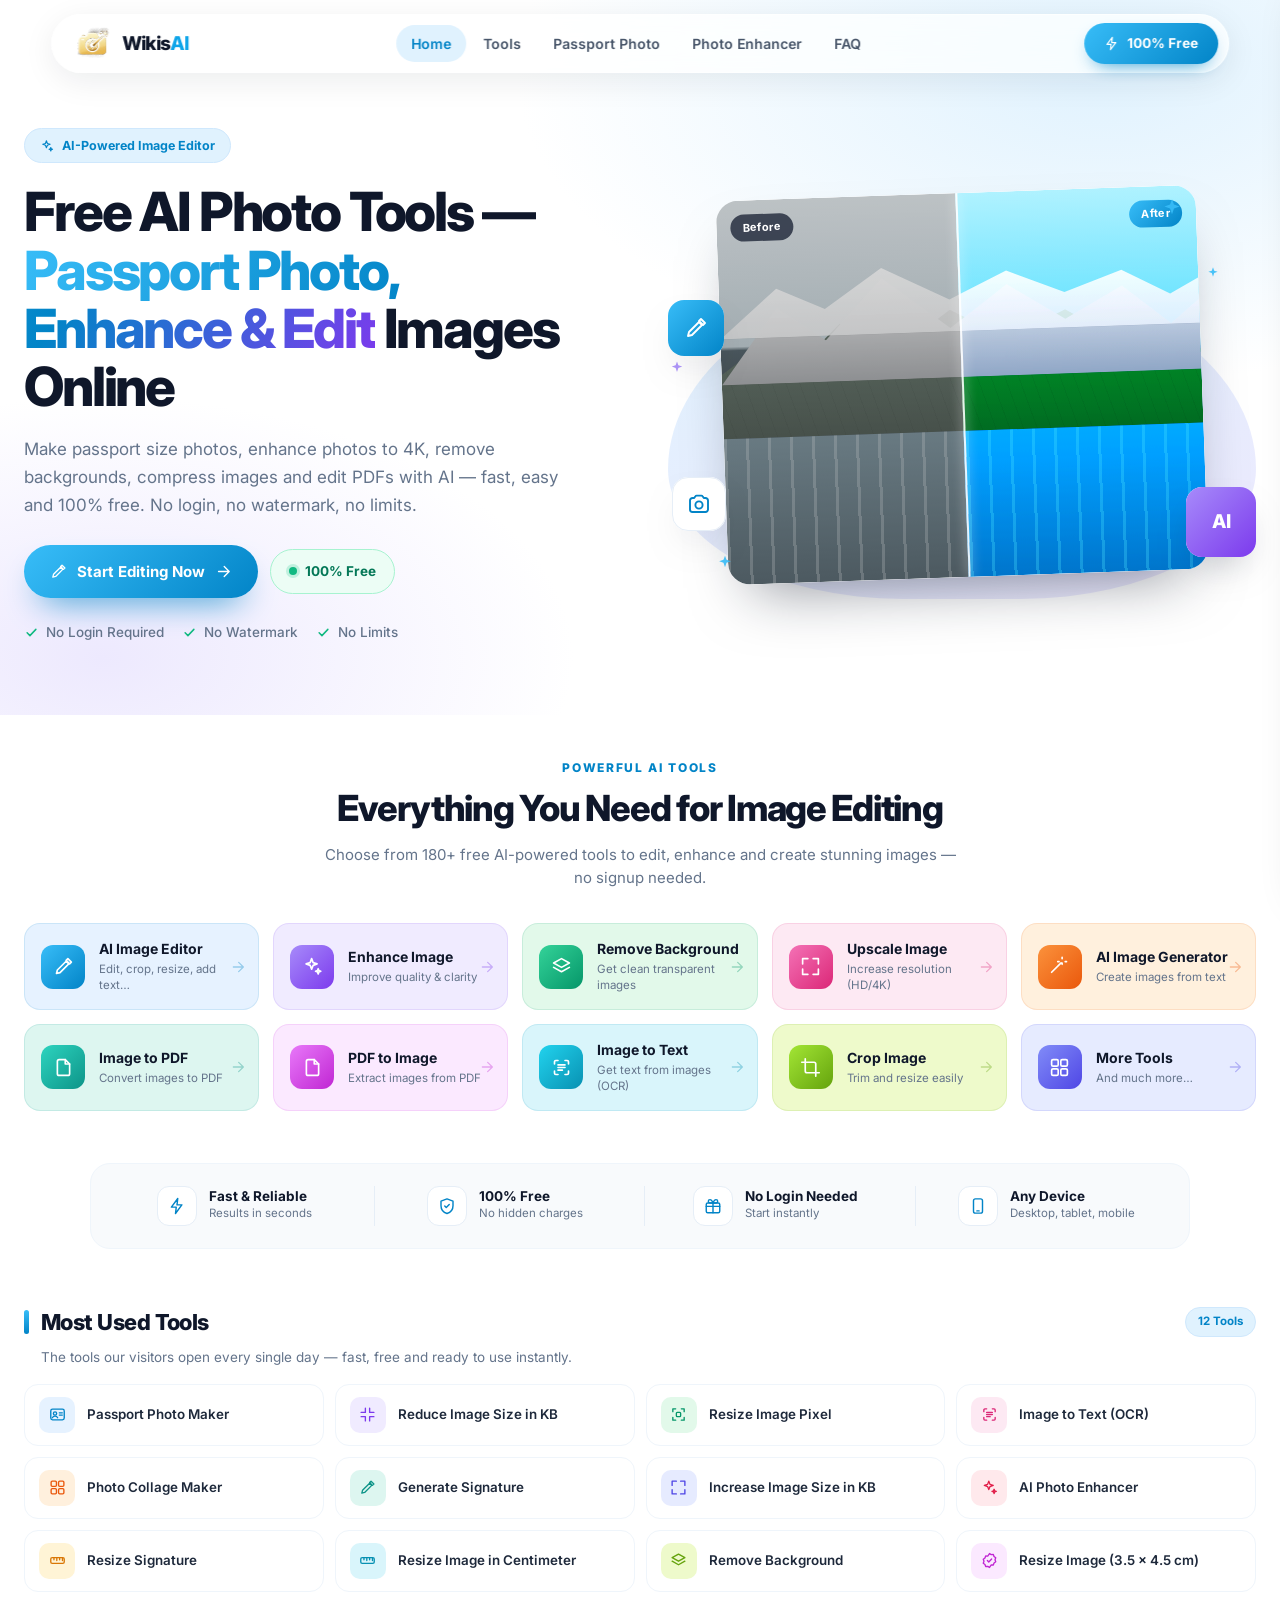
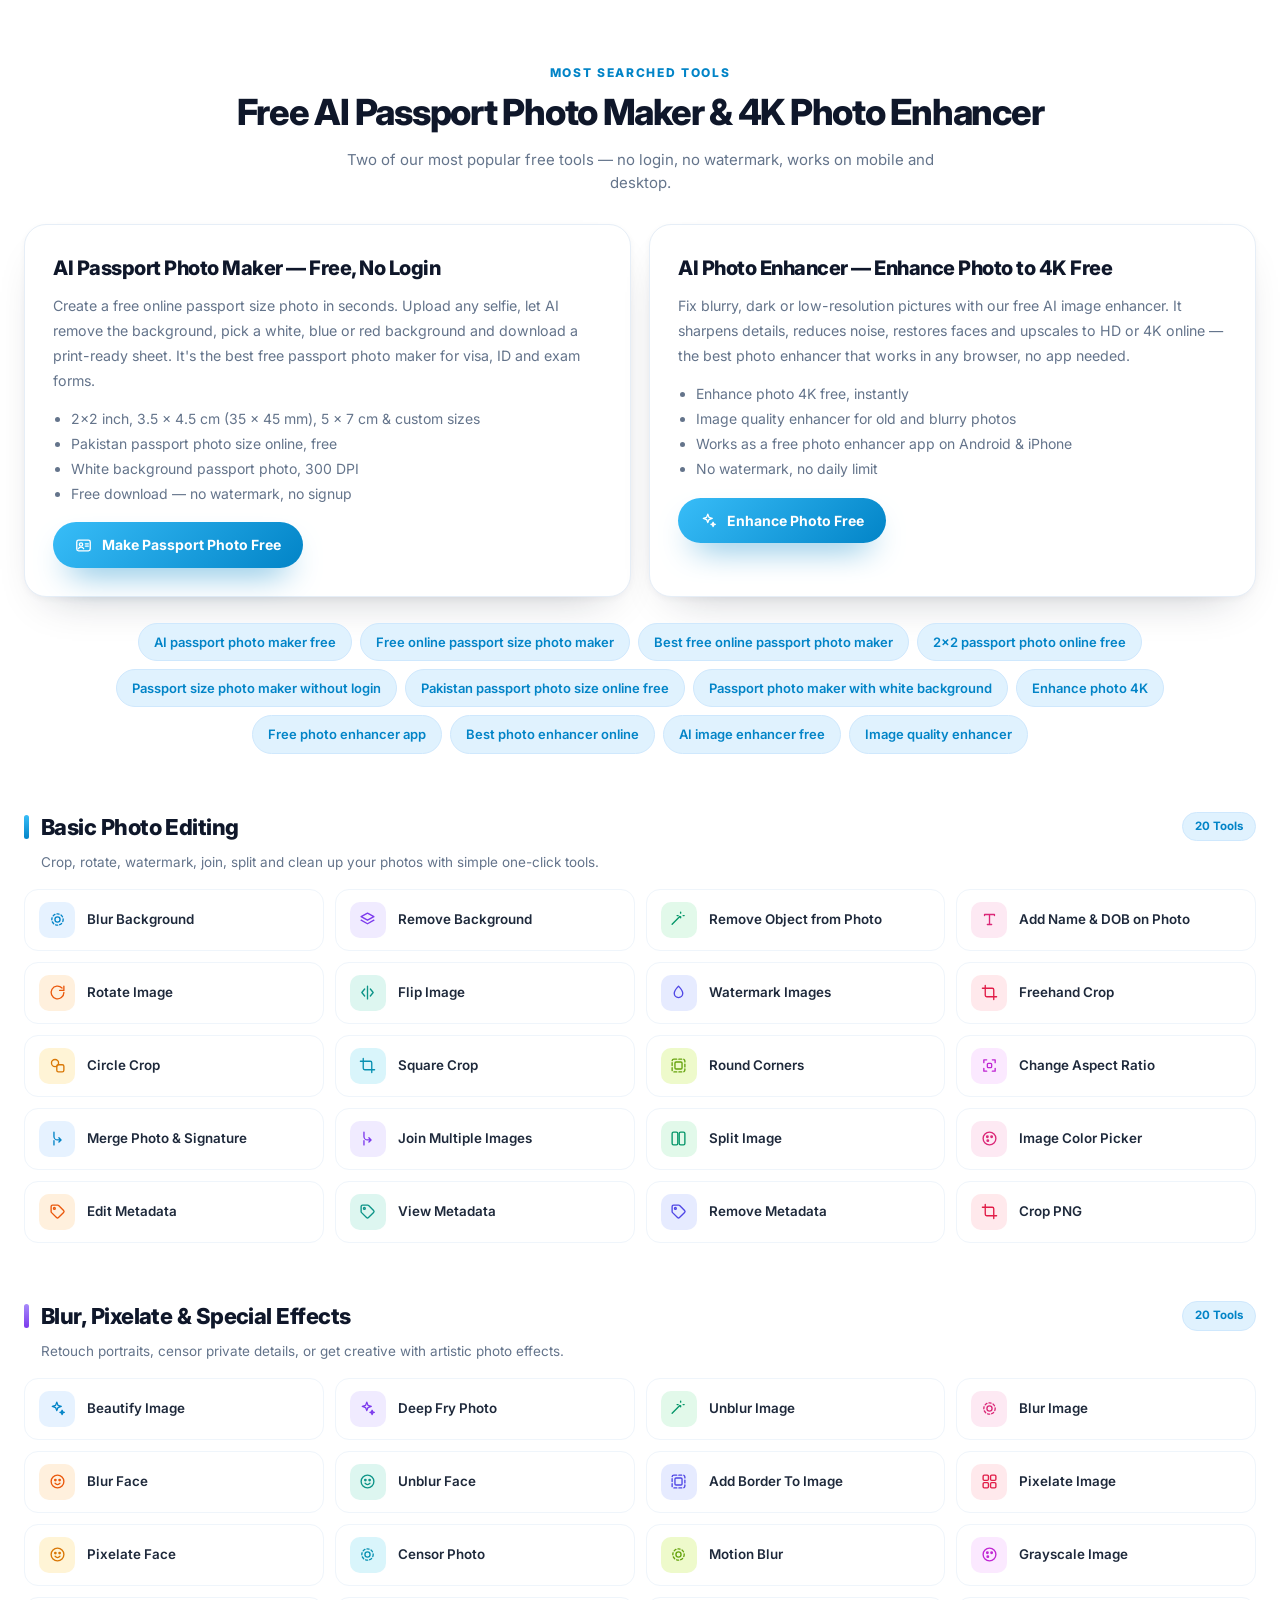
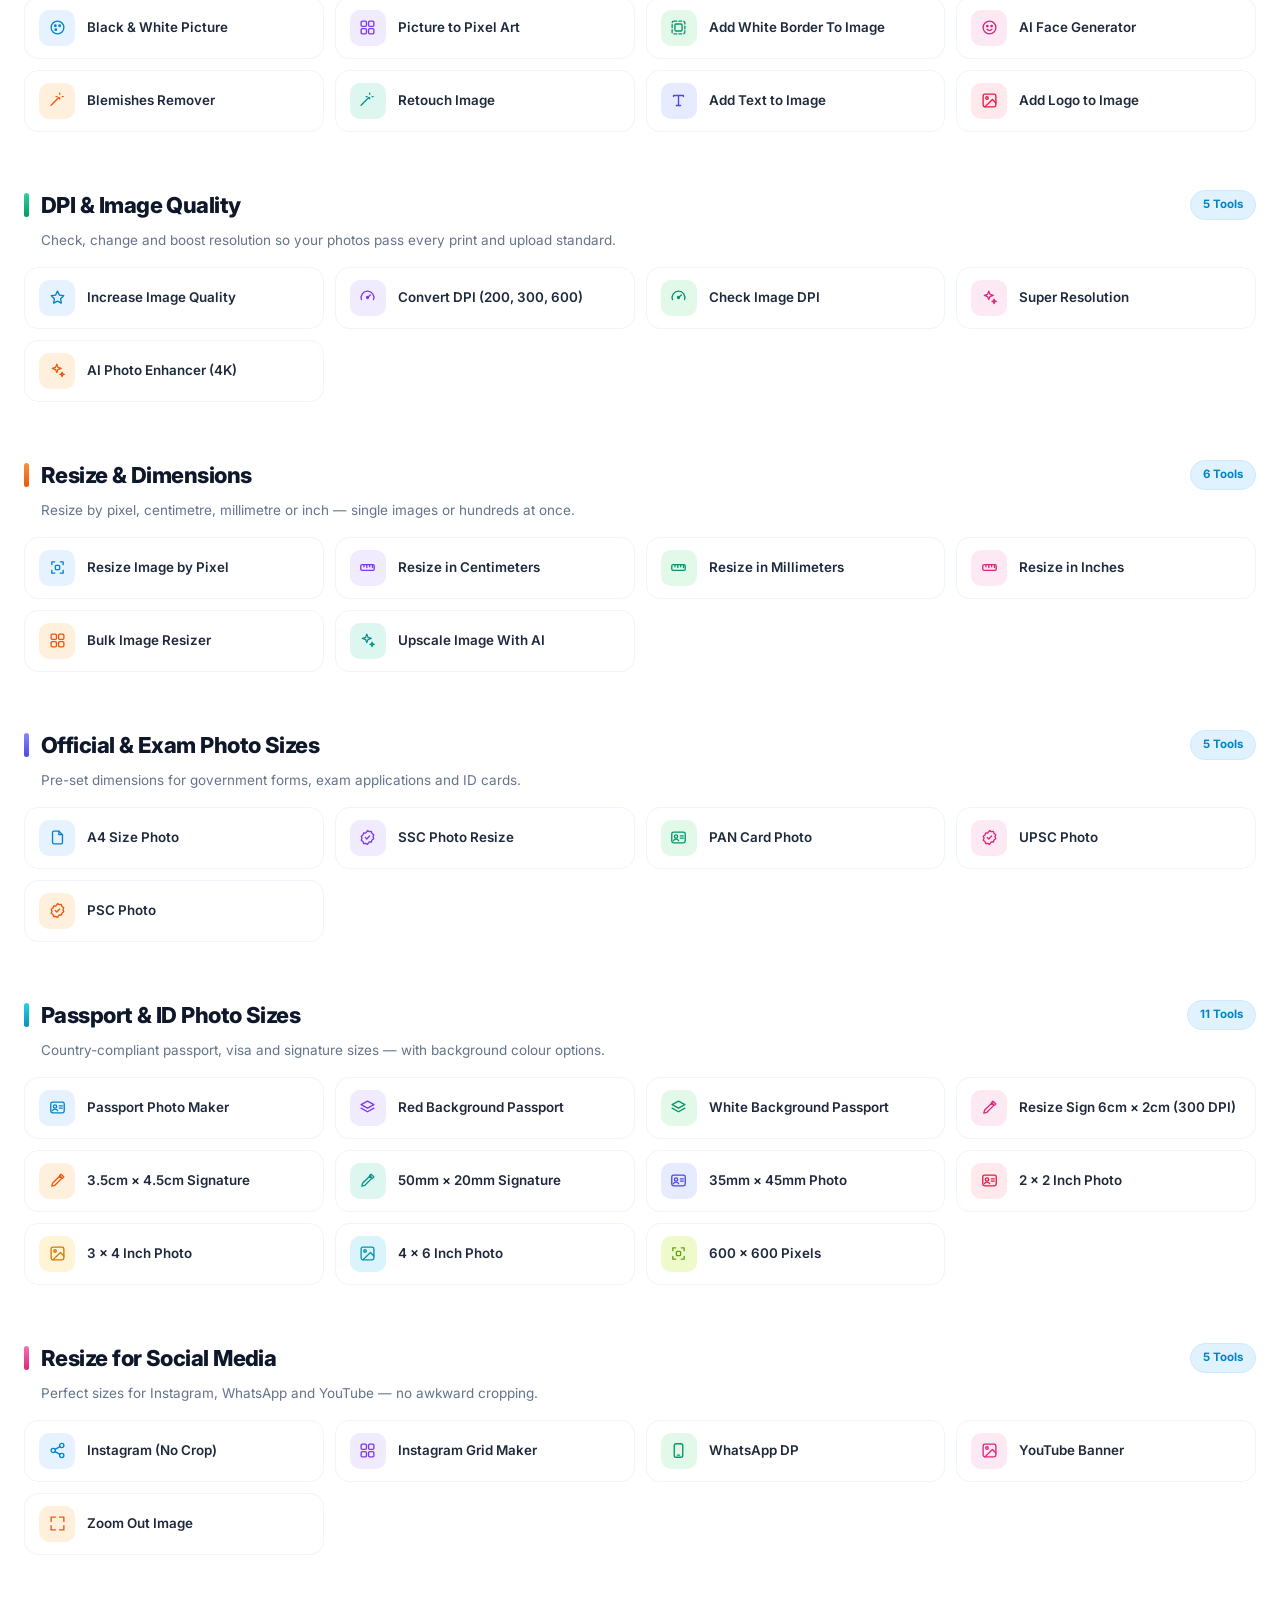
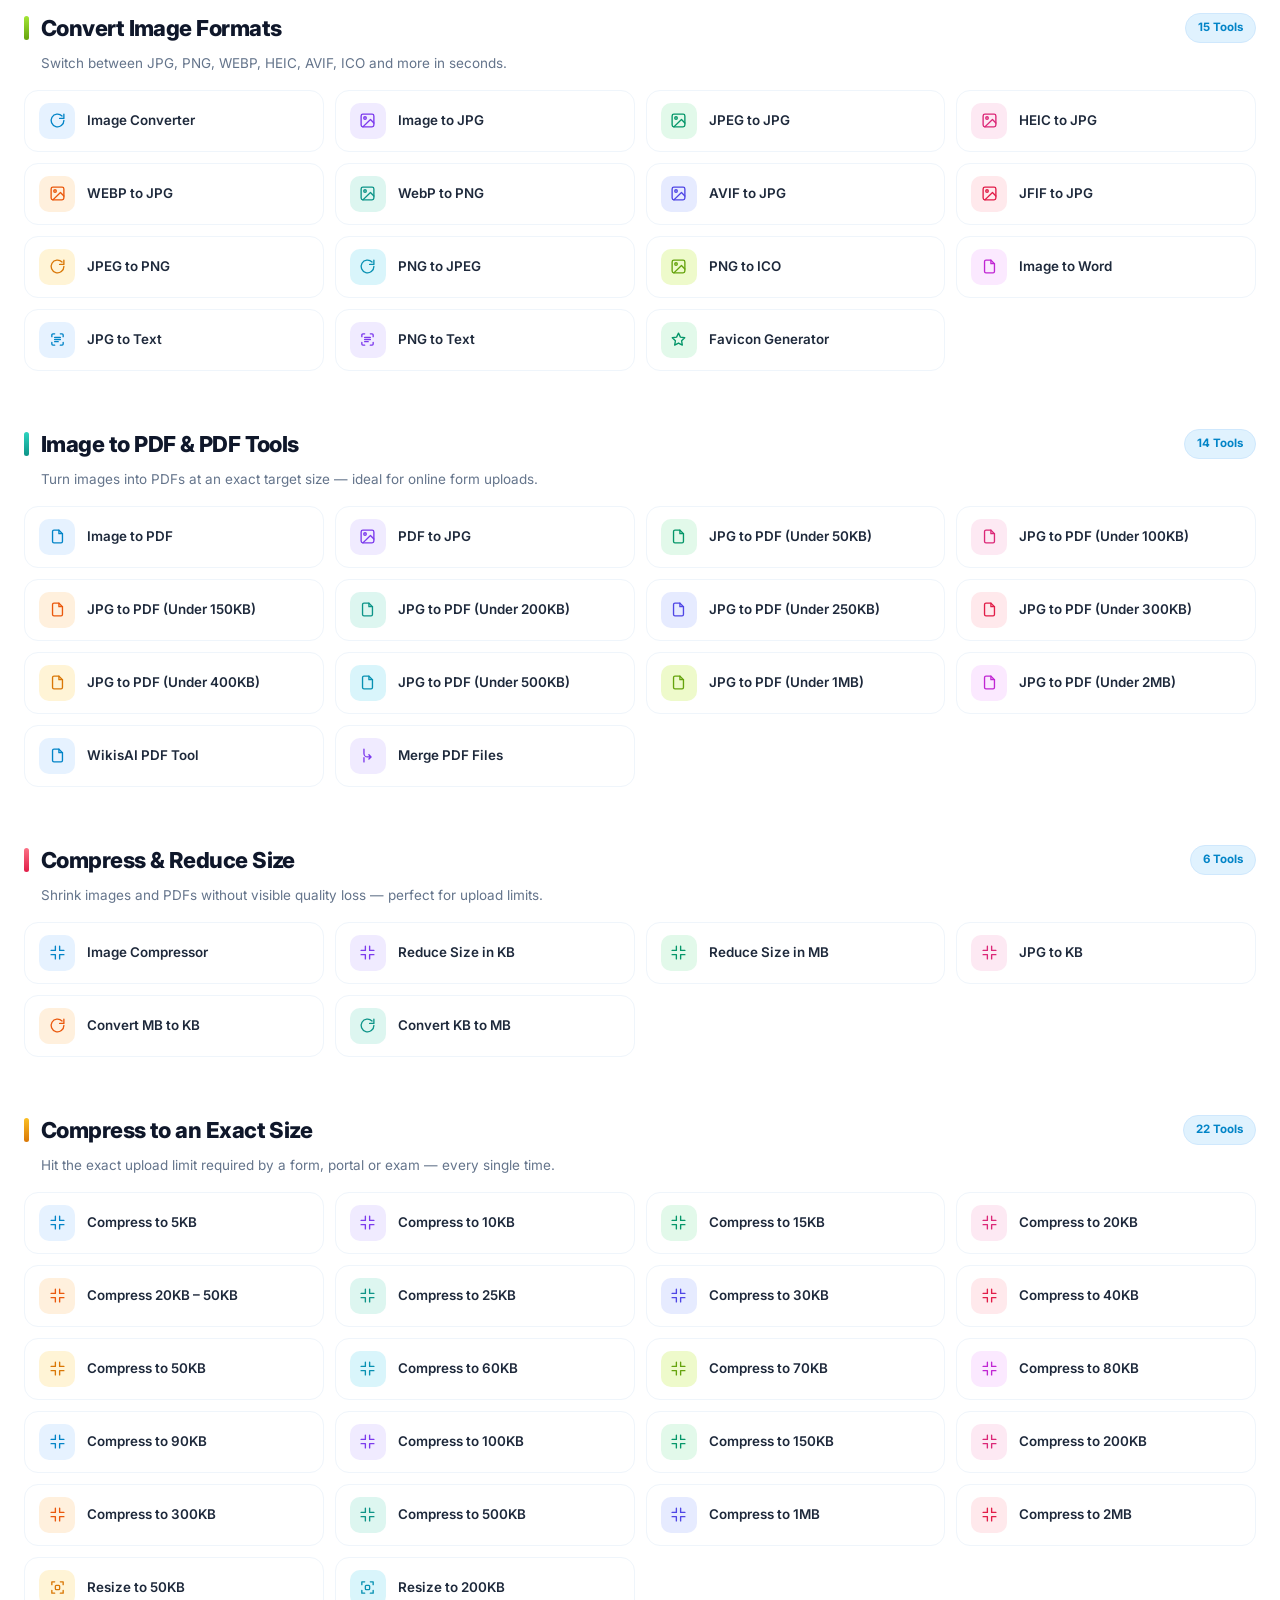
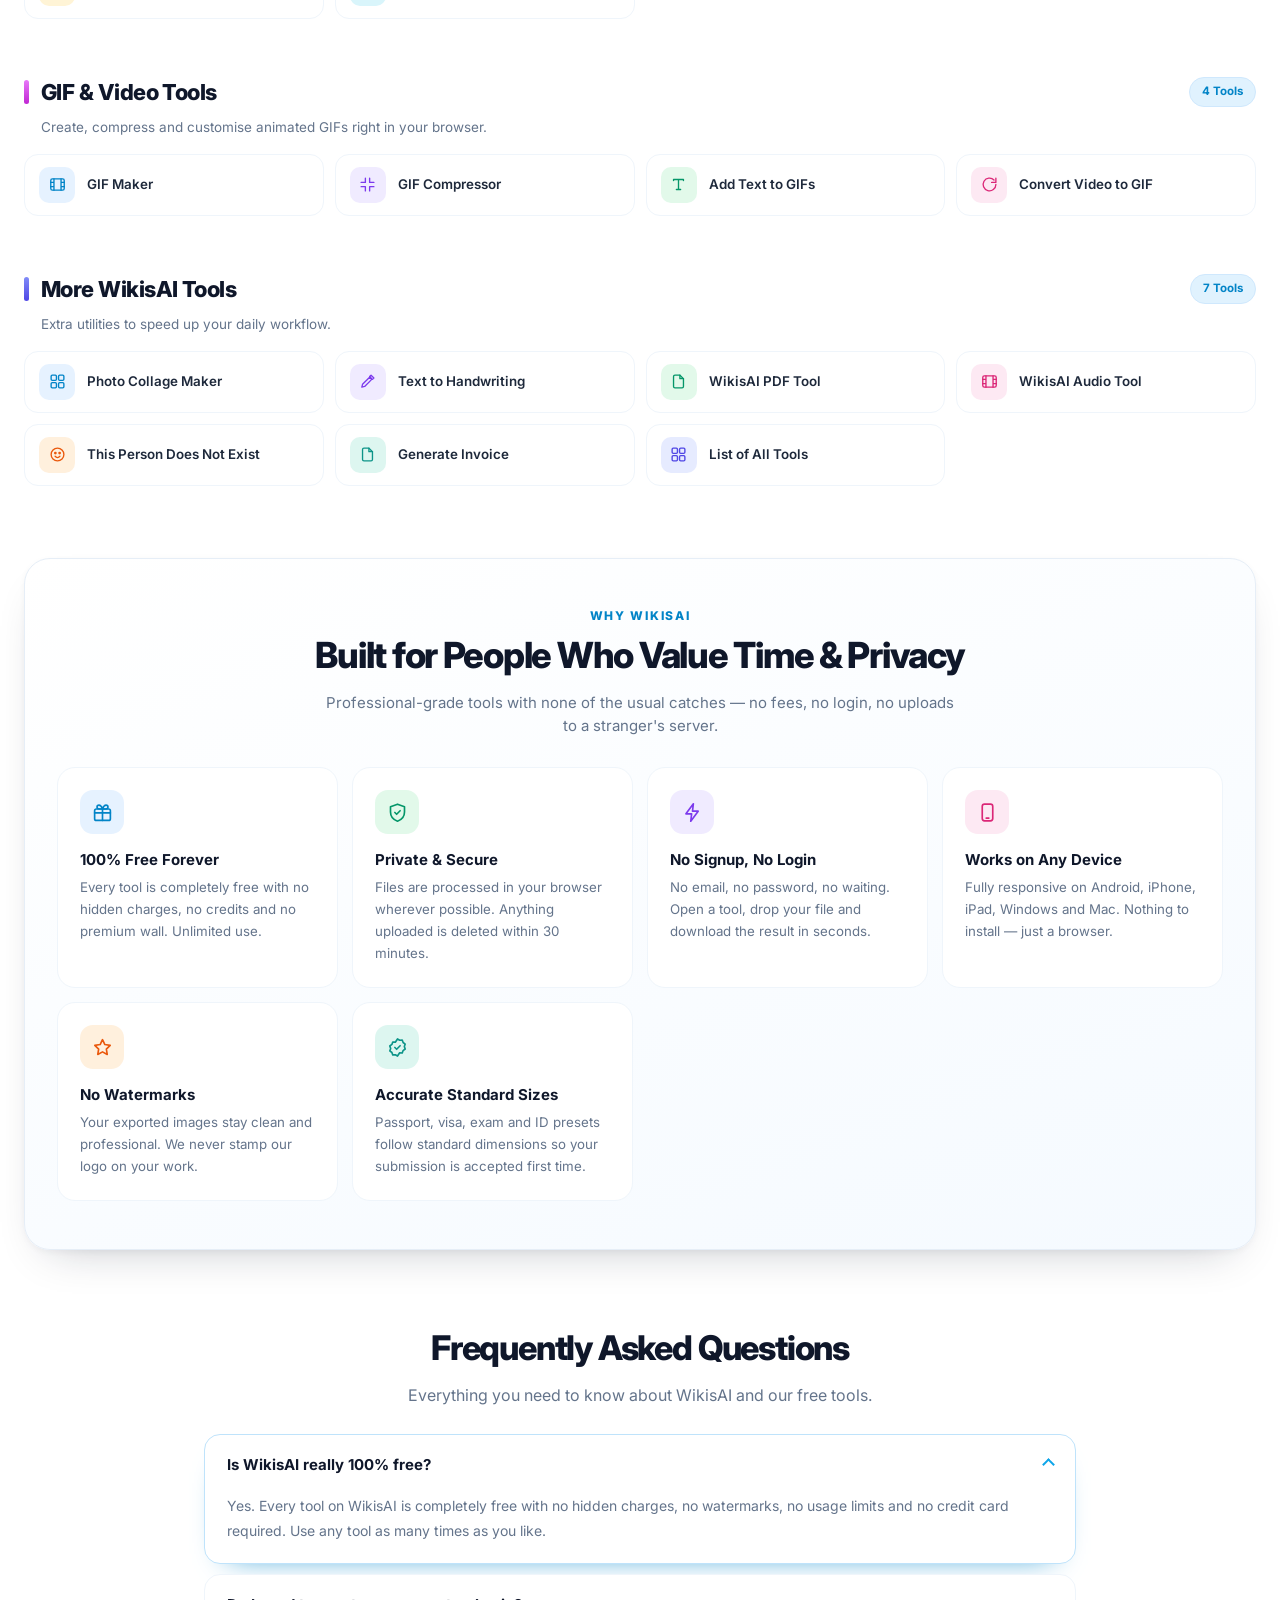
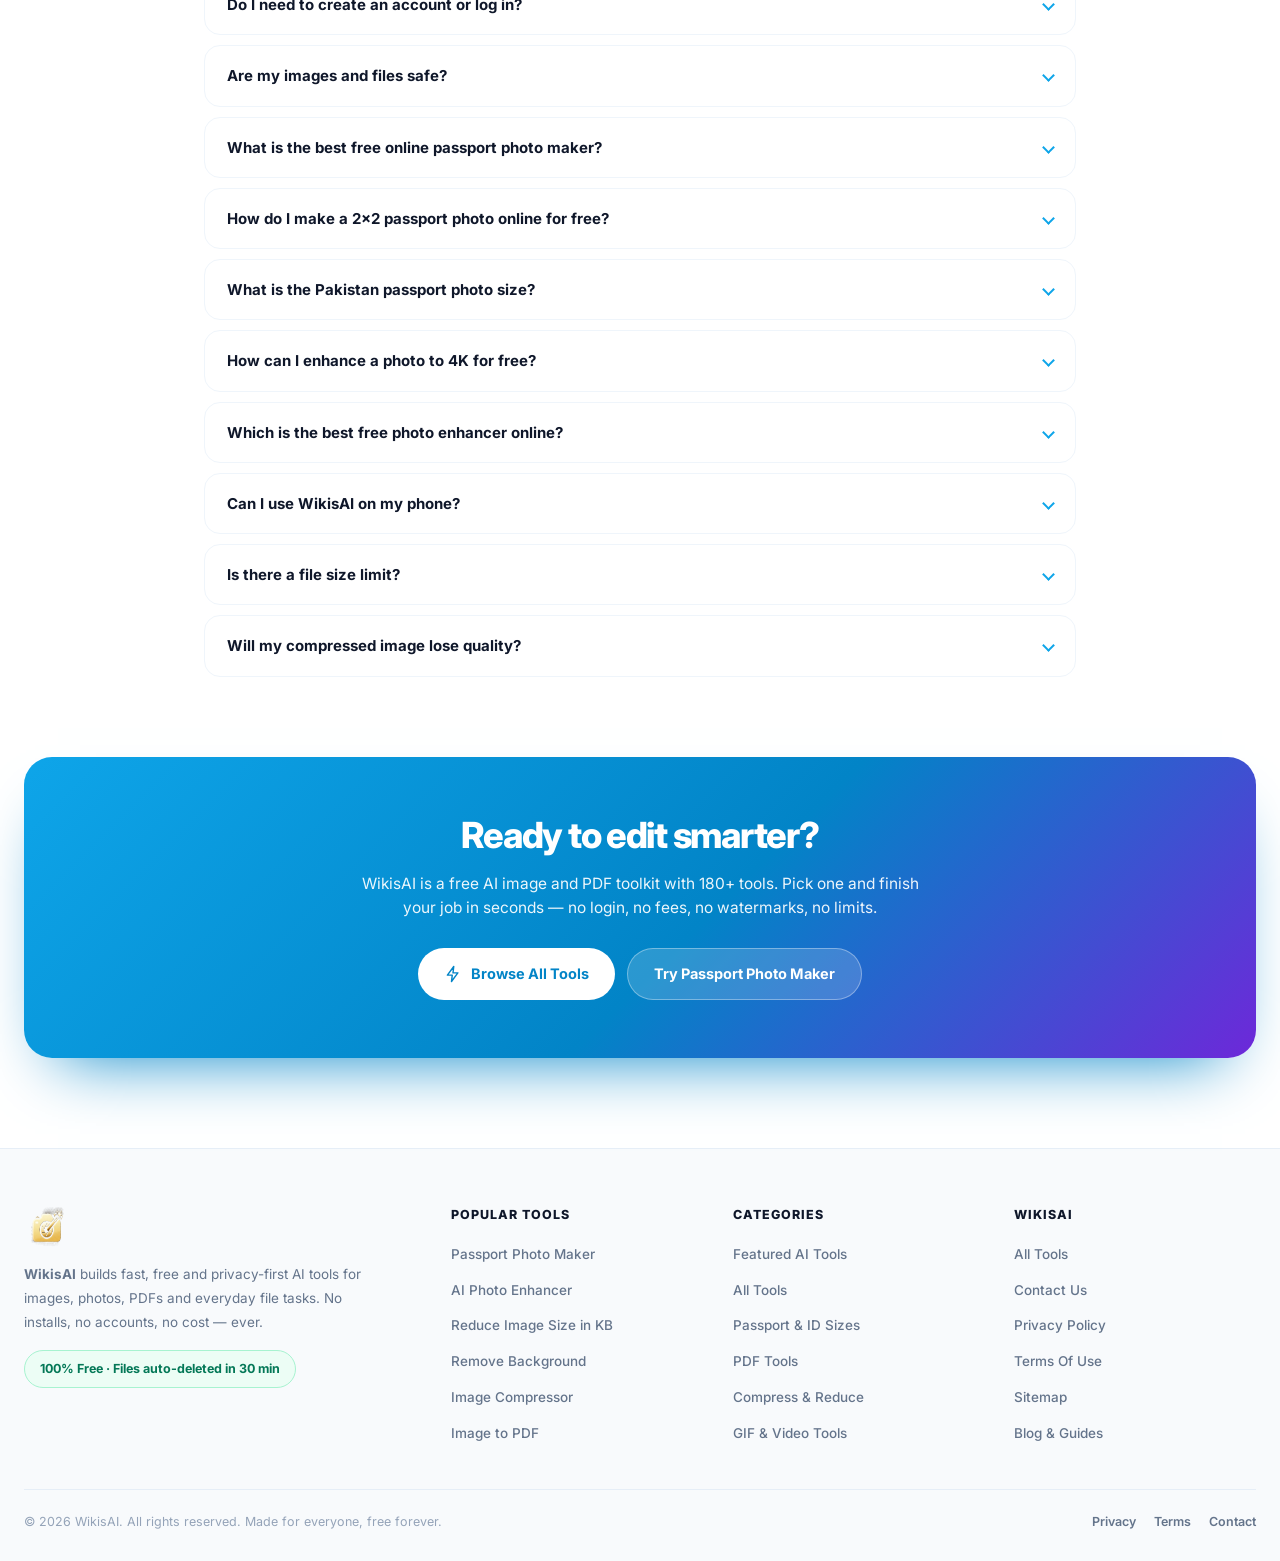
<file: index.html>
<!DOCTYPE html>
<html lang="en">
<head>
<meta charset="UTF-8">
<meta name="viewport" content="width=device-width,initial-scale=1,maximum-scale=5,viewport-fit=cover">
<script async src="https://www.googletagmanager.com/gtag/js?id=G-HY0QPVB05Q"></script>
<script>window.dataLayer=window.dataLayer||[];function gtag(){dataLayer.push(arguments)}gtag('js',new Date());gtag('config','G-HY0QPVB05Q');</script>
<title>Free AI Passport Photo Maker &amp; Photo Enhancer 4K | WikisAI</title>
<meta name="description" content="Free AI passport size photo maker without login, 4K photo enhancer, background remover, image compressor &amp; PDF tools. 180+ free online tools, no watermark.">
<meta name="keywords" content="ai passport photo maker free, free online passport size photo maker free download, best free online passport photo maker, 2x2 passport photo online free, free passport size photo maker without login, pakistan passport photo size online free, passport maker free, free passport size photo maker with white background, best free photo enhancer, enhance photo 4k, free photo enhancer app, best photo enhancer online, ai image enhancer free, enhance photo 4k free, image quality enhancer, photo enhancer ai, remove background, compress image, image to pdf, free image tools, wikisai">
<meta name="robots" content="index, follow, max-image-preview:large, max-snippet:-1, max-video-preview:-1">
<meta name="author" content="WikisAI"><meta name="theme-color" content="#0ea5e9"><meta name="format-detection" content="telephone=no">
<link rel="canonical" href="https://wikisai.com/">
<link rel="alternate" hreflang="en" href="https://wikisai.com/"><link rel="alternate" hreflang="x-default" href="https://wikisai.com/">
<meta property="og:type" content="website"><meta property="og:site_name" content="WikisAI">
<meta property="og:title" content="Free AI Passport Photo Maker &amp; Photo Enhancer 4K | WikisAI"><meta property="og:description" content="Free AI passport photo maker (no login), 4K photo enhancer, background remover, compressor and 180+ more free image & PDF tools.">
<meta property="og:url" content="https://wikisai.com/"><meta property="og:image" content="https://wikisai.com/logo.png"><meta property="og:image:alt" content="WikisAI free AI image tools"><meta property="og:locale" content="en_US">
<meta name="twitter:card" content="summary_large_image"><meta name="twitter:title" content="Free AI Passport Photo Maker &amp; Photo Enhancer 4K | WikisAI"><meta name="twitter:description" content="Free AI passport size photo maker without login, 4K photo enhancer, background remover, image compressor &amp; PDF tools. 180+ free online tools, no watermark."><meta name="twitter:image" content="https://wikisai.com/logo.png">
<link rel="icon" type="image/png" href="/logo.png"><link rel="apple-touch-icon" href="/logo.png">
<link rel="preload" as="image" href="/logo.png">
<link rel="preconnect" href="https://fonts.googleapis.com"><link rel="preconnect" href="https://fonts.gstatic.com" crossorigin>
<link href="https://fonts.googleapis.com/css2?family=Inter:wght@400;500;600;700;800&display=swap" rel="stylesheet">
<script type="application/ld+json">
{
  "@context": "https://schema.org",
  "@graph": [
    {
      "@type": "WebSite",
      "@id": "https://wikisai.com/#website",
      "url": "https://wikisai.com/",
      "name": "WikisAI",
      "alternateName": [
        "Wikis AI",
        "WikisAI Free Image Tools"
      ],
      "description": "Free AI-powered online image, photo and PDF tools — AI passport photo maker, photo enhancer 4K, background remover, compressor and converter.",
      "inLanguage": "en",
      "publisher": {
        "@id": "https://wikisai.com/#organization"
      },
      "potentialAction": {
        "@type": "SearchAction",
        "target": {
          "@type": "EntryPoint",
          "urlTemplate": "https://wikisai.com/search?q={search_term_string}"
        },
        "query-input": "required name=search_term_string"
      }
    },
    {
      "@type": "Organization",
      "@id": "https://wikisai.com/#organization",
      "name": "WikisAI",
      "url": "https://wikisai.com/",
      "logo": {
        "@type": "ImageObject",
        "url": "https://wikisai.com/logo.png",
        "width": 512,
        "height": 512
      },
      "description": "WikisAI builds free browser-based AI tools for images, photos and PDFs."
    },
    {
      "@type": "WebPage",
      "@id": "https://wikisai.com/#webpage",
      "url": "https://wikisai.com/",
      "name": "Free AI Passport Photo Maker & Photo Enhancer 4K | WikisAI",
      "isPartOf": {
        "@id": "https://wikisai.com/#website"
      },
      "about": {
        "@id": "https://wikisai.com/#app"
      },
      "inLanguage": "en",
      "primaryImageOfPage": {
        "@type": "ImageObject",
        "url": "https://wikisai.com/logo.png"
      }
    },
    {
      "@type": "WebApplication",
      "@id": "https://wikisai.com/#app",
      "name": "WikisAI",
      "url": "https://wikisai.com/",
      "applicationCategory": "MultimediaApplication",
      "applicationSubCategory": "AI Image Editor",
      "operatingSystem": "Any (Web Browser)",
      "browserRequirements": "Requires JavaScript",
      "isAccessibleForFree": true,
      "offers": {
        "@type": "Offer",
        "price": "0",
        "priceCurrency": "USD"
      },
      "featureList": [
        "AI passport photo maker (free, no login)",
        "AI photo enhancer and 4K upscaler",
        "AI background remover",
        "Image compressor to exact KB/MB",
        "Image converter (JPG, PNG, WEBP, HEIC, AVIF)",
        "Image to PDF and PDF tools",
        "Image to text OCR",
        "AI face generator"
      ],
      "publisher": {
        "@id": "https://wikisai.com/#organization"
      }
    },
    {
      "@type": "WebApplication",
      "name": "AI Passport Photo Maker",
      "url": "https://wikisai.com/passport-size-photo-genrate",
      "applicationCategory": "MultimediaApplication",
      "operatingSystem": "Any (Web Browser)",
      "isAccessibleForFree": true,
      "description": "Free online passport size photo maker without login: 2x2 inch, 35x45 mm, white background, print sheet.",
      "offers": {
        "@type": "Offer",
        "price": "0",
        "priceCurrency": "USD"
      }
    },
    {
      "@type": "WebApplication",
      "name": "AI Photo Enhancer",
      "url": "https://wikisai.com/ai-photo-enhancer",
      "applicationCategory": "MultimediaApplication",
      "operatingSystem": "Any (Web Browser)",
      "isAccessibleForFree": true,
      "description": "Free AI image quality enhancer: sharpen, denoise and upscale photos to HD/4K online.",
      "offers": {
        "@type": "Offer",
        "price": "0",
        "priceCurrency": "USD"
      }
    },
    {
      "@type": "ItemList",
      "name": "Featured WikisAI tools",
      "itemListElement": [
        {
          "@type": "ListItem",
          "position": 1,
          "name": "AI Image Editor",
          "url": "https://wikisai.com/ai-image-editor"
        },
        {
          "@type": "ListItem",
          "position": 2,
          "name": "Enhance Image",
          "url": "https://wikisai.com/enhance-image"
        },
        {
          "@type": "ListItem",
          "position": 3,
          "name": "Remove Background",
          "url": "https://wikisai.com/remove-image-background"
        },
        {
          "@type": "ListItem",
          "position": 4,
          "name": "Upscale Image",
          "url": "https://wikisai.com/upscale-image-ai"
        },
        {
          "@type": "ListItem",
          "position": 5,
          "name": "AI Image Generator",
          "url": "https://wikisai.com/ai-face-generator"
        },
        {
          "@type": "ListItem",
          "position": 6,
          "name": "Image to PDF",
          "url": "https://wikisai.com/image-to-pdf"
        },
        {
          "@type": "ListItem",
          "position": 7,
          "name": "PDF to Image",
          "url": "https://wikisai.com/pdf-to-jpg"
        },
        {
          "@type": "ListItem",
          "position": 8,
          "name": "Image to Text",
          "url": "https://wikisai.com/image-to-text"
        },
        {
          "@type": "ListItem",
          "position": 9,
          "name": "Crop Image",
          "url": "https://wikisai.com/crop-image"
        }
      ]
    },
    {
      "@type": "FAQPage",
      "@id": "https://wikisai.com/#faq",
      "mainEntity": [
        {
          "@type": "Question",
          "name": "Is WikisAI really 100% free?",
          "acceptedAnswer": {
            "@type": "Answer",
            "text": "Yes. Every tool on WikisAI is completely free with no hidden charges, no watermarks, no usage limits and no credit card required. Use any tool as many times as you like."
          }
        },
        {
          "@type": "Question",
          "name": "Do I need to create an account or log in?",
          "acceptedAnswer": {
            "@type": "Answer",
            "text": "No. WikisAI has no login, no registration and no email. Open a tool, upload your file and download the result."
          }
        },
        {
          "@type": "Question",
          "name": "Are my images and files safe?",
          "acceptedAnswer": {
            "@type": "Answer",
            "text": "Yes. Most tools process files inside your browser, so images never leave your device. Anything uploaded to our servers is automatically deleted within 30 minutes."
          }
        },
        {
          "@type": "Question",
          "name": "What is the best free online passport photo maker?",
          "acceptedAnswer": {
            "@type": "Answer",
            "text": "The WikisAI AI Passport Photo Maker is a free passport size photo maker without login. It supports 3.5 × 4.5 cm (35 × 45 mm), 2 × 2 inch, 5 × 7 cm and custom sizes, with AI background removal (white, blue or red), cropping, brightness controls and a print-ready A4 sheet with multiple copies."
          }
        },
        {
          "@type": "Question",
          "name": "How do I make a 2x2 passport photo online for free?",
          "acceptedAnswer": {
            "@type": "Answer",
            "text": "Open the Passport Photo Maker (or the 2 × 2 Inch Photo tool), upload a clear front-facing photo, choose the 2x2 inch size and a white background, then download the single photo or a printable sheet. No signup or watermark."
          }
        },
        {
          "@type": "Question",
          "name": "What is the Pakistan passport photo size?",
          "acceptedAnswer": {
            "@type": "Answer",
            "text": "Pakistan passport photos are commonly 35 × 45 mm (3.5 × 4.5 cm) on a white background, 300 DPI. Our Pakistan passport photo tool sets this size automatically. Always confirm the latest requirement with the issuing authority before submitting."
          }
        },
        {
          "@type": "Question",
          "name": "How can I enhance a photo to 4K for free?",
          "acceptedAnswer": {
            "@type": "Answer",
            "text": "Use the AI Photo Enhancer or Upscale Image tool. Upload a low-quality or blurry image and the AI sharpens details, reduces noise and upscales resolution to HD or 4K. It's free, with no watermark and no signup."
          }
        },
        {
          "@type": "Question",
          "name": "Which is the best free photo enhancer online?",
          "acceptedAnswer": {
            "@type": "Answer",
            "text": "WikisAI's AI Photo Enhancer is a free online image quality enhancer that improves clarity, colour and sharpness in seconds, working on phone and desktop browsers without installing any app."
          }
        },
        {
          "@type": "Question",
          "name": "Can I use WikisAI on my phone?",
          "acceptedAnswer": {
            "@type": "Answer",
            "text": "Yes. WikisAI works on Android, iPhone, tablets, laptops and desktops in any modern browser such as Chrome, Safari, Edge or Firefox."
          }
        },
        {
          "@type": "Question",
          "name": "Is there a file size limit?",
          "acceptedAnswer": {
            "@type": "Answer",
            "text": "Most tools accept images up to 25 MB per file. The Bulk Image Resizer and PDF tools support larger files. There is no daily limit."
          }
        },
        {
          "@type": "Question",
          "name": "Will my compressed image lose quality?",
          "acceptedAnswer": {
            "@type": "Answer",
            "text": "Our compression tools reduce file size while preserving as much visual quality as possible. For most form uploads the difference is invisible."
          }
        }
      ]
    }
  ]
}
</script>
<style>
*,*::before,*::after {
  box-sizing:border-box;
}

html {
  -webkit-text-size-adjust:100%;
  scroll-behavior:smooth;
  overflow-x:hidden;
}

body {
  margin:0;
  font-family:'Inter',system-ui,-apple-system,'Segoe UI',Roboto,Arial,sans-serif;
  color:#0f172a;
  line-height:1.55;
  -webkit-font-smoothing:antialiased;
  background:#fff;
  min-height:100vh;
  overflow-x:hidden;
}

:root {
  --ink:#0f172a;
  --ink-2:#1e293b;
  --muted:#64748b;
  --muted-2:#94a3b8;
  --line:#e6eef7;
  --line-2:#eff5fb;
  --brand:#0ea5e9;
  --brand-2:#0284c7;
  --brand-soft:#e0f2fe;
  --shadow:0 2px 6px rgba(15,23,42,.04),0 20px 44px -26px rgba(15,23,42,.3);
  --ease:cubic-bezier(.22,1,.36,1);
}

h1,h2,h3,h4,p {
  margin:0;
}

img {
  max-width:100%;
  display:block;
}

a {
  color:inherit;
}

button {
  font:inherit;
  color:inherit;
}

.ic {
  width:18px;
  height:18px;
  fill:none;
  stroke:currentColor;
  stroke-width:1.9;
  stroke-linecap:round;
  stroke-linejoin:round;
  display:block;
}

.t-blue {
  --fb:#e6f2ff;
  --ff:#0284c7;
  --fs:linear-gradient(135deg,#38bdf8,#0284c7);
}

.t-purple {
  --fb:#f0ebff;
  --ff:#7c3aed;
  --fs:linear-gradient(135deg,#a78bfa,#7c3aed);
}

.t-green {
  --fb:#e2f9ea;
  --ff:#059669;
  --fs:linear-gradient(135deg,#34d399,#059669);
}

.t-pink {
  --fb:#fde9f3;
  --ff:#db2777;
  --fs:linear-gradient(135deg,#f472b6,#db2777);
}

.t-orange {
  --fb:#fff0dd;
  --ff:#ea580c;
  --fs:linear-gradient(135deg,#fb923c,#ea580c);
}

.t-teal {
  --fb:#ddf6f0;
  --ff:#0d9488;
  --fs:linear-gradient(135deg,#2dd4bf,#0d9488);
}

.t-indigo {
  --fb:#e6ebff;
  --ff:#4f46e5;
  --fs:linear-gradient(135deg,#818cf8,#4f46e5);
}

.t-rose {
  --fb:#ffe9ec;
  --ff:#e11d48;
  --fs:linear-gradient(135deg,#fb7185,#e11d48);
}

.t-amber {
  --fb:#fff4d6;
  --ff:#d97706;
  --fs:linear-gradient(135deg,#fbbf24,#d97706);
}

.t-cyan {
  --fb:#d9f5fb;
  --ff:#0891b2;
  --fs:linear-gradient(135deg,#22d3ee,#0891b2);
}

.t-lime {
  --fb:#eefacb;
  --ff:#65a30d;
  --fs:linear-gradient(135deg,#a3e635,#65a30d);
}

.t-fuchsia {
  --fb:#fbe9ff;
  --ff:#c026d3;
  --fs:linear-gradient(135deg,#e879f9,#c026d3);
}

/* NAVBAR (floating popup pill) */
.nb {
  position:fixed;
  top:14px;
  left:50%;
  transform:translateX(-50%);
  width:92%;
  max-width:1180px;
  z-index:1050;
  display:flex;
  align-items:center;
  gap:16px;
  padding:8px 10px 8px 18px;
  background:rgba(255,255,255,.78);
  -webkit-backdrop-filter:blur(24px) saturate(180%);
  backdrop-filter:blur(24px) saturate(180%);
  border:1px solid rgba(255,255,255,.6);
  border-radius:50px;
  box-shadow:0 8px 32px rgba(15,23,42,.08);
  transition:.45s var(--ease);
}

.nb.scrolled {
  top:8px;
  background:rgba(255,255,255,.92);
  box-shadow:0 14px 40px rgba(15,23,42,.14);
}

.logo {
  display:flex;
  align-items:center;
  gap:9px;
  text-decoration:none;
  flex:none;
}

.logo img {
  height:34px;
  width:auto;
}

.logo b {
  font-size:19px;
  font-weight:800;
  letter-spacing:-.035em;
}

.logo b em {
  font-style:normal;
  color:var(--brand);
}

.nl {
  display:flex;
  gap:2px;
  margin:0 auto;
}

.nl a {
  text-decoration:none;
  font-size:14px;
  font-weight:600;
  color:#475569;
  padding:8px 15px;
  border-radius:50px;
  transition:.25s;
}

.nl a:hover,.nl a.active {
  background:var(--brand-soft);
  color:var(--brand-2);
}

.nb-cta {
  display:inline-flex;
  align-items:center;
  gap:8px;
  text-decoration:none;
  background:linear-gradient(135deg,#38bdf8,#0284c7);
  color:#fff;
  font-weight:700;
  font-size:13.5px;
  padding:10px 20px;
  border-radius:50px;
  box-shadow:0 8px 20px -10px #0284c7;
  transition:.3s;
}

.nb-cta:hover {
  transform:translateY(-2px);
}

.nb-cta .ic {
  width:15px;
  height:15px;
}

.burger {
  display:none;
  width:42px;
  height:42px;
  border-radius:50%;
  border:1px solid var(--line);
  background:#fff;
  cursor:pointer;
  align-items:center;
  justify-content:center;
  margin-left:auto;
  color:var(--ink-2);
}

.burger .ic {
  width:20px;
  height:20px;
}

.ov {
  position:fixed;
  inset:0;
  background:rgba(15,23,42,.5);
  -webkit-backdrop-filter:blur(4px);
  backdrop-filter:blur(4px);
  z-index:2000;
  opacity:0;
  visibility:hidden;
  transition:.4s var(--ease);
}

.ov.on {
  opacity:1;
  visibility:visible;
}

.sb {
  position:fixed;
  top:0;
  right:-330px;
  width:300px;
  max-width:86vw;
  height:100vh;
  height:100dvh;
  background:#fff;
  z-index:2100;
  padding:22px 18px;
  overflow-y:auto;
  transition:right .45s var(--ease);
  box-shadow:-8px 0 40px rgba(15,23,42,.15);
}

.sb.on {
  right:0;
}

.sb-x {
  position:absolute;
  top:14px;
  right:14px;
  width:36px;
  height:36px;
  border-radius:50%;
  border:0;
  background:#f1f5f9;
  cursor:pointer;
  display:grid;
  place-items:center;
  transition:.3s;
}

.sb-x:hover {
  background:#fee2e2;
  color:#e11d48;
  transform:rotate(90deg);
}

.sb-logo {
  margin:4px 0 18px;
}

.sb a.sl {
  display:block;
  text-decoration:none;
  padding:12px 14px;
  border-radius:12px;
  font-weight:600;
  font-size:15px;
  color:#475569;
  margin-bottom:3px;
  transition:.25s;
}

.sb a.sl:hover,.sb a.sl.active {
  background:var(--brand-soft);
  color:var(--brand-2);
  padding-left:20px;
}

.sb h5 {
  margin:16px 14px 6px;
  font-size:11px;
  letter-spacing:.1em;
  text-transform:uppercase;
  color:var(--muted-2);
}

.sb hr {
  border:0;
  height:1px;
  background:var(--line);
  margin:12px 0;
}

.sb .nb-cta {
  display:flex;
  justify-content:center;
  margin-top:10px;
  padding:13px;
}

.sb .free {
  margin-top:14px;
  text-align:center;
  font-size:12.5px;
  font-weight:700;
  color:#047857;
  background:#ecfdf5;
  border:1px solid #a7f3d0;
  border-radius:50px;
  padding:8px;
}

@media(max-width:960px) {
  .nl,.nb>.nb-cta {
    display:none;
  }
  .burger {
    display:flex;
  }
  .nb {
    padding:7px 8px 7px 14px;
  }
}

/* HERO */
.hero {
  position:relative;
  overflow:hidden;
  padding:128px 24px 72px;
  background:radial-gradient(900px 480px at 86% 10%,#e0f2fe,rgba(224,242,254,0) 65%),radial-gradient(760px 420px at 8% 92%,#ede9fe,rgba(237,233,254,0) 62%),#fff;
}

.hero-in {
  position:relative;
  max-width:1280px;
  margin:0 auto;
  display:grid;
  grid-template-columns:minmax(0,1fr) minmax(0,1fr);
  gap:56px;
  align-items:center;
}

.pill {
  display:inline-flex;
  align-items:center;
  gap:8px;
  background:var(--brand-soft);
  border:1px solid #cfe8fd;
  color:var(--brand-2);
  padding:7px 15px;
  border-radius:999px;
  font-size:12.5px;
  font-weight:700;
  margin-bottom:20px;
}

.pill .ic {
  width:14px;
  height:14px;
}

.hero h1 {
  font-size:clamp(32px,4.6vw,54px);
  line-height:1.08;
  letter-spacing:-.04em;
  font-weight:800;
}

.grad {
  background:linear-gradient(120deg,#38bdf8,#0284c7 55%,#7c3aed);
  -webkit-background-clip:text;
  background-clip:text;
  color:transparent;
}

.lead {
  margin:18px 0 0;
  max-width:540px;
  font-size:clamp(15px,1.5vw,17px);
  color:var(--muted);
  line-height:1.65;
}

.hero-cta {
  display:flex;
  flex-wrap:wrap;
  gap:12px;
  align-items:center;
  margin-top:26px;
}

.btn-primary {
  display:inline-flex;
  align-items:center;
  gap:10px;
  text-decoration:none;
  background:linear-gradient(135deg,#38bdf8,#0284c7);
  color:#fff;
  padding:15px 26px;
  border-radius:999px;
  font-size:15px;
  font-weight:700;
  box-shadow:0 16px 34px -16px #0284c7;
  transition:.2s;
}

.btn-primary:hover {
  transform:translateY(-2px);
}

.btn-primary .ic {
  width:17px;
  height:17px;
}

.free-pill {
  display:inline-flex;
  align-items:center;
  gap:8px;
  background:#ecfdf5;
  border:1px solid #a7f3d0;
  color:#047857;
  padding:11px 18px;
  border-radius:999px;
  font-size:13.5px;
  font-weight:700;
}

.free-pill i {
  width:8px;
  height:8px;
  border-radius:50%;
  background:#10b981;
  box-shadow:0 0 0 3px rgba(16,185,129,.2);
}

.checks {
  display:flex;
  flex-wrap:wrap;
  gap:10px 18px;
  margin-top:24px;
}

.checks span {
  display:inline-flex;
  align-items:center;
  gap:7px;
  font-size:13.5px;
  color:var(--muted);
  font-weight:500;
}

.checks .ic {
  width:15px;
  height:15px;
  color:#10b981;
  stroke-width:2.4;
}

.hero-art {
  position:relative;
  display:flex;
  justify-content:center;
  align-items:center;
  padding:22px 26px;
}

.hero-art::before {
  content:'';
  position:absolute;
  inset:auto 0 0 0;
  height:76%;
  border-radius:50% 50% 40% 40%/60% 60% 40% 40%;
  background:linear-gradient(160deg,#e0f2fe,#ede9fe);
}

.ba {
  position:relative;
  z-index:2;
  width:100%;
  max-width:480px;
  aspect-ratio:5/4;
  border-radius:22px;
  overflow:hidden;
  box-shadow:0 30px 60px -26px rgba(15,23,42,.5);
  transform:rotate(-2deg);
  background:#fff;
}

.bh {
  position:absolute;
  top:0;
  bottom:0;
  width:50%;
  overflow:hidden;
}

.bh.l {
  left:0;
}

.bh.r {
  right:0;
}

.bi {
  position:absolute;
  top:0;
  height:100%;
  width:200%;
}

.bh.l .bi {
  left:0;
  filter:grayscale(.85) brightness(.9) contrast(.9);
}

.bh.r .bi {
  right:0;
  filter:saturate(1.4) contrast(1.08);
}

.bd {
  position:absolute;
  top:0;
  bottom:0;
  left:50%;
  width:2px;
  background:rgba(255,255,255,.9);
  z-index:3;
  box-shadow:0 0 12px #fff;
}

.bt {
  position:absolute;
  top:14px;
  z-index:4;
  background:rgba(15,23,42,.72);
  color:#fff;
  padding:5px 12px;
  border-radius:999px;
  font-size:11px;
  font-weight:700;
  letter-spacing:.04em;
}

.bt.b {
  left:14px;
}

.bt.a {
  right:14px;
  background:linear-gradient(135deg,#38bdf8,#0284c7);
}

.sc {
  position:absolute;
  inset:0;
  background:linear-gradient(180deg,#bae6fd 0%,#7dd3fc 38%,#0369a1 39%,#0c4a6e 56%,#0ea5e9 100%);
}

.mt {
  position:absolute;
  left:0;
  right:0;
  top:14%;
  height:34%;
  background:linear-gradient(180deg,#f8fafc,#94a3b8);
  clip-path:polygon(0 100%,12% 42%,22% 68%,34% 22%,48% 62%,60% 30%,72% 58%,84% 34%,94% 64%,100% 46%,100% 100%);
}

.sc::before {
  content:'';
  position:absolute;
  left:0;
  right:0;
  bottom:38%;
  height:44%;
  background:repeating-linear-gradient(72deg,transparent 0 12px,rgba(0,0,0,.045) 12px 13px),linear-gradient(180deg,#166534,#15803d 55%,#166534);
  clip-path:polygon(0 62%,8% 46%,16% 58%,25% 34%,36% 52%,48% 28%,60% 46%,72% 30%,84% 50%,92% 38%,100% 56%,100% 100%,0 100%);
}

.sc::after {
  content:'';
  position:absolute;
  left:0;
  right:0;
  bottom:0;
  height:38%;
  background:repeating-linear-gradient(90deg,rgba(255,255,255,.24) 0 3px,transparent 3px 22px),linear-gradient(180deg,#0ea5e9,#0369a1);
  opacity:.9;
}

.mt {
  filter:drop-shadow(0 4px 8px rgba(15,23,42,.15));
}

.mt.snow {
  top:14%;
  height:22%;
  background:linear-gradient(180deg,#fff,#e2e8f0);
  opacity:.9;
}

.sp {
  position:absolute;
  color:#38bdf8;
  z-index:4;
  opacity:.9;
}

.sp.s1 {
  top:6%;
  right:12%;
  width:26px;
  height:26px;
}

.sp.s2 {
  top:22%;
  right:6%;
  width:16px;
  height:16px;
}

.sp.s3 {
  bottom:6%;
  left:8%;
  width:20px;
  height:20px;
}

.sp.s4 {
  top:44%;
  left:0;
  width:18px;
  height:18px;
  color:#a78bfa;
}

.fl {
  position:absolute;
  z-index:5;
  background:#fff;
  border-radius:16px;
  box-shadow:0 18px 40px -20px rgba(15,23,42,.55);
  display:grid;
  place-items:center;
}

.fl i {
  display:grid;
  place-items:center;
  width:100%;
  height:100%;
  border-radius:inherit;
  font-style:normal;
}

.fl.pen {
  left:0;
  top:30%;
  width:56px;
  height:56px;
}

.fl.pen i {
  background:linear-gradient(135deg,#38bdf8,#0284c7);
  color:#fff;
}

.fl.cam {
  left:4px;
  bottom:16%;
  width:54px;
  height:54px;
}

.fl.cam i {
  color:var(--brand-2);
  border:1px solid var(--line);
}

.fl.ai {
  right:0;
  bottom:10%;
  width:70px;
  height:70px;
}

.fl.ai i {
  background:linear-gradient(135deg,#a78bfa,#7c3aed);
  color:#fff;
  font-weight:800;
  font-size:19px;
}

.fl .ic {
  width:24px;
  height:24px;
}

@media(max-width:920px) {
  .hero {
    padding:104px 18px 48px;
  }
  .hero-in {
    display:flex;
    flex-direction:column;
    align-items:center;
    gap:0;
  }
  .hero-copy {
    display:contents;
    text-align:center;
  }
  .hero-in>.hero-art,.hero-copy>* {
    order:3;
  }
  .hero-copy>.pill {
    order:1;
    margin-bottom:6px;
  }
  .hero-in>.hero-art {
    order:2;
    margin-bottom:26px;
  }
  .hero-copy>.checks {
    margin-bottom:0;
  }
  .lead {
    margin-left:auto;
    margin-right:auto;
  }
  .hero-cta,.checks {
    justify-content:center;
  }
  .hero-art {
    max-width:460px;
    width:100%;
  }
}

@media(max-width:520px) {
  .hero {
    padding-top:96px;
  }
  .pill {
    font-size:11.5px;
    padding:6px 12px;
  }
  .btn-primary {
    padding:13px 22px;
    font-size:14px;
  }
  .hero-art {
    padding:16px 22px 22px;
  }
  .fl.pen {
    width:46px;
    height:46px;
    top:26%;
  }
  .fl.cam {
    width:44px;
    height:44px;
  }
  .fl.ai {
    width:56px;
    height:56px;
    font-size:16px;
  }
  .fl.ai i {
    font-size:16px;
  }
  .fl .ic {
    width:20px;
    height:20px;
  }
  .ba {
    transform:rotate(-1deg);
  }
}

/* SECTIONS */
.section {
  max-width:1280px;
  margin:0 auto;
  padding:56px 24px 0;
}

.section.tight {
  padding-top:44px;
}

.eyebrow {
  text-align:center;
  font-size:12px;
  font-weight:800;
  letter-spacing:.14em;
  text-transform:uppercase;
  color:var(--brand-2);
  margin-bottom:10px;
}

.sec-title {
  text-align:center;
  font-size:clamp(24px,3.4vw,36px);
  font-weight:800;
  letter-spacing:-.035em;
  line-height:1.15;
}

.sec-sub {
  text-align:center;
  color:var(--muted);
  font-size:15px;
  margin:14px auto 0;
  max-width:640px;
}

.sec-head-lite {
  display:flex;
  align-items:center;
  gap:12px;
  margin-bottom:8px;
  flex-wrap:wrap;
}

.bar {
  width:5px;
  height:24px;
  border-radius:99px;
}

.sec-head-lite h2 {
  font-size:clamp(18px,2.2vw,22px);
  letter-spacing:-.025em;
  font-weight:800;
}

.count {
  margin-left:auto;
  font-size:11.5px;
  font-weight:700;
  color:var(--brand-2);
  background:var(--brand-soft);
  padding:5px 12px;
  border-radius:999px;
  border:1px solid #cfe8fd;
}

.sec-hint {
  font-size:13.5px;
  color:var(--muted);
  margin:0 0 16px 17px;
}

.feat-grid {
  display:grid;
  grid-template-columns:repeat(5,1fr);
  gap:14px;
  margin-top:34px;
}

@media(max-width:1120px) {
  .feat-grid {
    grid-template-columns:repeat(4,1fr);
  }
}

@media(max-width:880px) {
  .feat-grid {
    grid-template-columns:repeat(3,1fr);
  }
}

@media(max-width:640px) {
  .feat-grid {
    grid-template-columns:repeat(2,1fr);
    gap:10px;
  }
}

@media(max-width:400px) {
  .feat-grid {
    grid-template-columns:1fr;
  }
}

.fcard {
  position:relative;
  display:flex;
  align-items:center;
  gap:14px;
  padding:16px;
  border-radius:16px;
  text-decoration:none;
  background:var(--fb);
  border:1px solid color-mix(in srgb,var(--ff) 12%,transparent);
  transition:.2s;
  overflow:hidden;
}

.fcard:hover {
  transform:translateY(-3px);
  box-shadow:0 20px 40px -24px var(--ff);
}

.fi {
  width:44px;
  height:44px;
  border-radius:12px;
  flex:none;
  display:grid;
  place-items:center;
  color:#fff;
  background:var(--fs);
}

.fi .ic {
  width:21px;
  height:21px;
}

.fcard b {
  display:block;
  font-size:14px;
  font-weight:700;
  line-height:1.25;
}

.fcard small {
  display:block;
  font-size:11.5px;
  color:var(--muted);
  margin-top:3px;
  line-height:1.4;
}

.arw {
  position:absolute;
  right:12px;
  top:50%;
  transform:translateY(-50%);
  color:var(--ff);
  opacity:.35;
}

.arw .ic {
  width:16px;
  height:16px;
}

@media(max-width:640px) {
  .fcard {
    padding:13px 12px;
    gap:10px;
  }
  .fi {
    width:38px;
    height:38px;
  }
  .fcard b {
    font-size:13px;
  }
  .fcard small {
    font-size:11px;
  }
  .arw {
    display:none;
  }
}

.trust {
  max-width:1100px;
  margin:52px auto 0;
  display:grid;
  grid-template-columns:repeat(4,1fr);
  gap:8px;
  background:#f8fafc;
  border:1px solid var(--line-2);
  border-radius:20px;
  padding:22px 12px;
}

@media(max-width:740px) {
  .trust {
    grid-template-columns:repeat(2,1fr);
    gap:18px 4px;
  }
}

.tb {
  display:flex;
  align-items:center;
  justify-content:center;
  gap:12px;
  padding:0 8px;
}

.tb+.tb {
  border-left:1px solid var(--line);
}

@media(max-width:740px) {
  .tb:nth-child(odd) {
    border-left:0;
  }
}

.tbi {
  width:40px;
  height:40px;
  border-radius:12px;
  flex:none;
  background:#fff;
  border:1px solid var(--line);
  display:grid;
  place-items:center;
  color:var(--brand-2);
}

.tb b {
  display:block;
  font-size:13.5px;
  line-height:1.25;
}

.tb small {
  display:block;
  font-size:11.5px;
  color:var(--muted);
}

.cat-grid {
  display:grid;
  grid-template-columns:repeat(auto-fill,minmax(238px,1fr));
  gap:11px;
}

@media(max-width:520px) {
  .cat-grid {
    grid-template-columns:1fr 1fr;
    gap:8px;
  }
  .tool {
    padding:10px!important;
    font-size:12.5px!important;
    gap:9px!important;
  }
  .ti {
    width:32px!important;
    height:32px!important;
  }
}

.tool {
  display:flex;
  align-items:center;
  gap:12px;
  padding:12px 14px;
  border-radius:14px;
  background:#fff;
  border:1px solid var(--line-2);
  text-decoration:none;
  font-size:13.4px;
  font-weight:600;
  color:var(--ink-2);
  line-height:1.3;
  transition:.18s;
}

.tool:hover {
  transform:translateY(-2px);
  border-color:color-mix(in srgb,var(--ff) 35%,transparent);
  box-shadow:0 14px 28px -20px var(--ff);
}

.ti {
  width:36px;
  height:36px;
  border-radius:10px;
  flex:none;
  display:grid;
  place-items:center;
  background:var(--fb);
  color:var(--ff);
  transition:.18s;
}

.tool:hover .ti {
  background:var(--fs);
  color:#fff;
}

.ti .ic {
  width:17px;
  height:17px;
}

.tx {
  min-width:0;
}

/* SEO CONTENT */
.seo {
  max-width:1280px;
  margin:72px auto 0;
  padding:0 24px;
}

.seo-grid {
  display:grid;
  grid-template-columns:1fr 1fr;
  gap:18px;
  margin-top:30px;
}

@media(max-width:820px) {
  .seo-grid {
    grid-template-columns:1fr;
  }
}

.seo-card {
  background:#fff;
  border:1px solid var(--line);
  border-radius:22px;
  padding:28px;
  box-shadow:var(--shadow);
}

.seo-card h3 {
  font-size:20px;
  font-weight:800;
  letter-spacing:-.025em;
  margin-bottom:10px;
}

.seo-card p {
  font-size:14.2px;
  color:var(--muted);
  line-height:1.75;
  margin-bottom:12px;
}

.seo-card ul {
  margin:0 0 16px;
  padding-left:18px;
  font-size:14px;
  color:var(--muted);
  line-height:1.8;
}

.seo-card .btn-primary {
  padding:12px 22px;
  font-size:14px;
}

.chips {
  display:flex;
  flex-wrap:wrap;
  gap:8px;
  justify-content:center;
  margin-top:26px;
}

.chips a {
  text-decoration:none;
  font-size:13px;
  font-weight:600;
  color:var(--brand-2);
  background:var(--brand-soft);
  border:1px solid #cfe8fd;
  padding:8px 15px;
  border-radius:999px;
  transition:.2s;
}

.chips a:hover {
  background:var(--brand-2);
  color:#fff;
}

.why {
  margin-top:72px;
  padding:0 24px;
}

.why-in {
  max-width:1280px;
  margin:0 auto;
  background:linear-gradient(160deg,#fff,#f5faff);
  border:1px solid var(--line);
  border-radius:26px;
  padding:48px 32px;
  box-shadow:var(--shadow);
}

@media(max-width:640px) {
  .why-in {
    padding:32px 18px;
    border-radius:20px;
  }
}

.why-grid {
  display:grid;
  grid-template-columns:repeat(auto-fit,minmax(230px,1fr));
  gap:14px;
  margin-top:30px;
}

.why-card {
  background:#fff;
  border:1px solid var(--line-2);
  border-radius:18px;
  padding:22px;
  transition:.2s;
}

.why-card:hover {
  transform:translateY(-3px);
  box-shadow:var(--shadow);
}

.wi {
  width:44px;
  height:44px;
  border-radius:13px;
  display:grid;
  place-items:center;
  margin-bottom:14px;
  background:var(--fb);
  color:var(--ff);
}

.wi .ic {
  width:21px;
  height:21px;
}

.why-card b {
  display:block;
  font-size:15px;
  margin-bottom:6px;
}

.why-card p {
  font-size:13.3px;
  color:var(--muted);
  line-height:1.65;
}

.faq {
  max-width:920px;
  margin:72px auto 0;
  padding:0 24px;
}

.faq h2 {
  font-size:clamp(24px,3.4vw,34px);
  text-align:center;
  font-weight:800;
  letter-spacing:-.035em;
  margin-bottom:8px;
}

.faq-sub {
  text-align:center;
  color:var(--muted);
  margin-bottom:26px;
}

.faq details {
  background:#fff;
  border:1px solid var(--line-2);
  border-radius:16px;
  margin-bottom:10px;
  overflow:hidden;
}

.faq details[open] {
  border-color:#bfe3fb;
  box-shadow:0 14px 32px -24px #0284c7;
}

.faq summary {
  cursor:pointer;
  padding:18px 22px;
  font-size:15px;
  font-weight:700;
  list-style:none;
  display:flex;
  align-items:center;
  justify-content:space-between;
  gap:14px;
}

.faq summary::-webkit-details-marker {
  display:none;
}

.faq summary::after {
  content:'';
  width:9px;
  height:9px;
  flex:none;
  border-right:2px solid var(--brand);
  border-bottom:2px solid var(--brand);
  transform:rotate(45deg);
  transition:.2s;
}

.faq details[open] summary::after {
  transform:rotate(-135deg);
}

.ans {
  padding:0 22px 20px;
  font-size:14px;
  color:var(--muted);
  line-height:1.75;
}

.cta {
  margin-top:80px;
  padding:0 24px;
}

.cta-in {
  position:relative;
  overflow:hidden;
  text-align:center;
  max-width:1280px;
  margin:0 auto;
  background:linear-gradient(135deg,#0ea5e9,#0284c7 55%,#6d28d9);
  border-radius:28px;
  padding:58px 26px;
  color:#fff;
  box-shadow:0 32px 64px -34px #0284c7;
}

.cta-in h2 {
  font-size:clamp(24px,3.6vw,36px);
  letter-spacing:-.035em;
  font-weight:800;
  line-height:1.15;
}

.cta-in p {
  margin:16px auto 0;
  max-width:560px;
  font-size:15.5px;
  color:rgba(255,255,255,.92);
}

.cta-btns {
  display:flex;
  gap:12px;
  justify-content:center;
  flex-wrap:wrap;
  margin-top:28px;
}

.cta-btns a {
  text-decoration:none;
  padding:14px 26px;
  border-radius:999px;
  font-size:14.5px;
  font-weight:700;
  display:inline-flex;
  align-items:center;
  gap:9px;
  transition:.2s;
}

.cta-btns .w {
  background:#fff;
  color:#0284c7;
}

.cta-btns .g {
  background:rgba(255,255,255,.16);
  color:#fff;
  border:1px solid rgba(255,255,255,.35);
}

footer {
  margin-top:90px;
  background:#f8fafc;
  border-top:1px solid var(--line);
  padding:56px 24px 0;
}

.f-in {
  max-width:1280px;
  margin:0 auto;
  display:grid;
  grid-template-columns:1.6fr 1fr 1fr 1fr;
  gap:40px;
}

@media(max-width:900px) {
  .f-in {
    grid-template-columns:1fr 1fr;
    gap:30px;
  }
}

@media(max-width:520px) {
  .f-in {
    grid-template-columns:1fr;
  }
}

.f-brand img {
  height:44px;
  margin-bottom:14px;
}

.f-brand p {
  font-size:13.5px;
  color:var(--muted);
  line-height:1.75;
  max-width:340px;
}

.f-badge {
  display:inline-flex;
  align-items:center;
  gap:8px;
  margin-top:16px;
  background:#ecfdf5;
  border:1px solid #a7f3d0;
  border-radius:999px;
  padding:8px 15px;
  font-size:12.5px;
  font-weight:700;
  color:#047857;
}

.f-col h4 {
  font-size:12.5px;
  font-weight:800;
  letter-spacing:.08em;
  text-transform:uppercase;
  margin-bottom:16px;
}

.f-col ul {
  list-style:none;
  margin:0;
  padding:0;
  display:flex;
  flex-direction:column;
  gap:11px;
}

.f-col a {
  text-decoration:none;
  font-size:13.5px;
  color:var(--muted);
  font-weight:500;
}

.f-col a:hover {
  color:var(--brand-2);
}

.f-bot {
  max-width:1280px;
  margin:44px auto 0;
  padding:22px 0 30px;
  border-top:1px solid var(--line);
  display:flex;
  justify-content:space-between;
  gap:16px;
  flex-wrap:wrap;
}

.f-bot p {
  font-size:12.5px;
  color:var(--muted-2);
}

.f-legal {
  display:flex;
  gap:18px;
}

.f-legal a {
  text-decoration:none;
  font-size:12.5px;
  color:var(--muted);
  font-weight:600;
}

.to-top {
  position:fixed;
  right:20px;
  bottom:22px;
  z-index:70;
  width:46px;
  height:46px;
  border-radius:14px;
  cursor:pointer;
  background:#fff;
  color:var(--brand-2);
  display:grid;
  place-items:center;
  box-shadow:0 14px 32px -18px rgba(15,23,42,.6);
  border:1px solid var(--line);
  opacity:0;
  visibility:hidden;
  transition:.22s;
}

.to-top.show {
  opacity:1;
  visibility:visible;
}

@media(prefers-reduced-motion:reduce) {
  * {
    transition:none!important;
    scroll-behavior:auto!important;
  }
}

</style>
</head>
<body>
<svg width="0" height="0" style="position:absolute" aria-hidden="true" focusable="false"><symbol id="i-sparkle" viewBox="0 0 24 24"><path d="M11 3l1.7 4.6L17.3 9l-4.6 1.7L11 15l-1.7-4.3L4.7 9l4.6-1.4z"/><path d="M18.5 14.5l.8 2.2 2.2.8-2.2.8-.8 2.2-.8-2.2-2.2-.8 2.2-.8z"/></symbol>
  <symbol id="i-pen" viewBox="0 0 24 24"><path d="M4 20l1-4L15 6l3 3L8 19z"/><path d="M17 3l4 4-2 2-4-4z"/></symbol>
  <symbol id="i-wand" viewBox="0 0 24 24"><path d="M15 3V1.5M15 9.5V8M11.5 6.5H10M20 6.5h-1.5M13.8 7.8L3 18.6"/></symbol>
  <symbol id="i-layers" viewBox="0 0 24 24"><path d="M12 3l9 5-9 5-9-5z"/><path d="M3 13l9 5 9-5"/></symbol>
  <symbol id="i-expand" viewBox="0 0 24 24"><path d="M3 9V3h6M21 9V3h-6M3 15v6h6M21 15v6h-6"/></symbol>
  <symbol id="i-file" viewBox="0 0 24 24"><path d="M14 3H7a2 2 0 0 0-2 2v14a2 2 0 0 0 2 2h10a2 2 0 0 0 2-2V8z"/><path d="M14 3v5h5"/></symbol>
  <symbol id="i-image" viewBox="0 0 24 24"><rect x="3" y="3" width="18" height="18" rx="2.5"/><circle cx="8.5" cy="8.5" r="1.8"/><path d="M21 15.5l-4.8-4.8L5.5 21"/></symbol>
  <symbol id="i-scan" viewBox="0 0 24 24"><path d="M4 8V5.5A1.5 1.5 0 0 1 5.5 4H8M16 4h2.5A1.5 1.5 0 0 1 20 5.5V8M20 16v2.5a1.5 1.5 0 0 1-1.5 1.5H16M8 20H5.5A1.5 1.5 0 0 1 4 18.5V16M8 9h8M8 12h8M8 15h5"/></symbol>
  <symbol id="i-crop" viewBox="0 0 24 24"><path d="M6 2v14a2 2 0 0 0 2 2h14M2 6h14a2 2 0 0 1 2 2v14"/></symbol>
  <symbol id="i-grid" viewBox="0 0 24 24"><rect x="3" y="3" width="7.5" height="7.5" rx="1.6"/><rect x="13.5" y="3" width="7.5" height="7.5" rx="1.6"/><rect x="3" y="13.5" width="7.5" height="7.5" rx="1.6"/><rect x="13.5" y="13.5" width="7.5" height="7.5" rx="1.6"/></symbol>
  <symbol id="i-id" viewBox="0 0 24 24"><rect x="2.5" y="4.5" width="19" height="15" rx="2.5"/><circle cx="8.5" cy="10.6" r="2.3"/><path d="M4.8 16.6c.7-1.6 2.1-2.4 3.7-2.4s3 .8 3.7 2.4M14.6 9.6h4.2M14.6 12.8h4.2"/></symbol>
  <symbol id="i-scale" viewBox="0 0 24 24"><path d="M4 8V4h4M20 8V4h-4M4 16v4h4M20 16v4h-4"/><rect x="9" y="9" width="6" height="6" rx="1.2"/></symbol>
  <symbol id="i-compress" viewBox="0 0 24 24"><path d="M9 3v6H3M15 3v6h6M9 21v-6H3M15 21v-6h6"/></symbol>
  <symbol id="i-refresh" viewBox="0 0 24 24"><path d="M21 12a9 9 0 1 1-2.6-6.4"/><path d="M21 3v6h-6"/></symbol>
  <symbol id="i-type" viewBox="0 0 24 24"><path d="M5 6.5V5h14v1.5M12 5v14M9 19h6"/></symbol>
  <symbol id="i-star" viewBox="0 0 24 24"><path d="M12 3l2.7 5.6 6.1.9-4.4 4.3 1 6.1L12 17l-5.4 2.9 1-6.1-4.4-4.3 6.1-.9z"/></symbol>
  <symbol id="i-shield" viewBox="0 0 24 24"><path d="M12 2.5l8 3v6c0 5-3.4 8.9-8 10.5C7.4 20.4 4 16.5 4 11.5v-6z"/><path d="M9 12l2 2 4-4"/></symbol>
  <symbol id="i-bolt" viewBox="0 0 24 24"><path d="M13 2L4.5 13.5H11l-1 8.5 8.5-11.5H12z"/></symbol>
  <symbol id="i-gift" viewBox="0 0 24 24"><rect x="3" y="8" width="18" height="13" rx="2"/><path d="M3 12.5h18M12 8v13M12 8S10.5 3.5 8 3.5A2.2 2.2 0 0 0 8 8zM12 8s1.5-4.5 4-4.5A2.2 2.2 0 0 1 16 8z"/></symbol>
  <symbol id="i-mobile" viewBox="0 0 24 24"><rect x="6" y="2.5" width="12" height="19" rx="2.6"/><path d="M10.5 18.5h3"/></symbol>
  <symbol id="i-camera" viewBox="0 0 24 24"><path d="M3 8.5A2.5 2.5 0 0 1 5.5 6h1.7l1.2-1.7a1.5 1.5 0 0 1 1.3-.7h4.6a1.5 1.5 0 0 1 1.3.7L16.8 6h1.7A2.5 2.5 0 0 1 21 8.5v9a2.5 2.5 0 0 1-2.5 2.5h-13A2.5 2.5 0 0 1 3 17.5z"/><circle cx="12" cy="13" r="3.6"/></symbol>
  <symbol id="i-check" viewBox="0 0 24 24"><path d="M5 12.5l4.5 4.5L19 7"/></symbol>
  <symbol id="i-arrow-right" viewBox="0 0 24 24"><path d="M5 12h14M13 5l7 7-7 7"/></symbol>
  <symbol id="i-arrow-up" viewBox="0 0 24 24"><path d="M12 19V5M6 11l6-6 6 6"/></symbol>
  <symbol id="i-face" viewBox="0 0 24 24"><circle cx="12" cy="12" r="9"/><circle cx="9" cy="10" r="1"/><circle cx="15" cy="10" r="1"/><path d="M8.5 14.4c1 1.3 2.2 2 3.5 2s2.5-.7 3.5-2"/></symbol>
  <symbol id="i-flip" viewBox="0 0 24 24"><path d="M12 3v18M8 7l-4 5 4 5M16 7l4 5-4 5"/></symbol>
  <symbol id="i-drop" viewBox="0 0 24 24"><path d="M12 3s6 6.3 6 10.2A6 6 0 0 1 6 13.2C6 9.3 12 3 12 3z"/></symbol>
  <symbol id="i-shapes" viewBox="0 0 24 24"><circle cx="8.5" cy="8.5" r="5"/><rect x="11" y="11" width="10" height="10" rx="2.2"/></symbol>
  <symbol id="i-merge" viewBox="0 0 24 24"><path d="M7 3v6a5 5 0 0 0 5 5h5M7 21v-6M14 11l3 3-3 3"/></symbol>
  <symbol id="i-split" viewBox="0 0 24 24"><rect x="3" y="3" width="8" height="18" rx="2"/><rect x="13" y="3" width="8" height="18" rx="2"/></symbol>
  <symbol id="i-palette" viewBox="0 0 24 24"><circle cx="12" cy="12" r="9"/><circle cx="9" cy="9.5" r="1.1"/><circle cx="15" cy="9.5" r="1.1"/><circle cx="9.6" cy="15" r="1.1"/></symbol>
  <symbol id="i-tag" viewBox="0 0 24 24"><path d="M20.6 13.4l-7.2 7.2a2 2 0 0 1-2.8 0l-7-7A2 2 0 0 1 3 12.2V5a2 2 0 0 1 2-2h7.2a2 2 0 0 1 1.4.6l7 7a2 2 0 0 1 0 2.8z"/><circle cx="7.6" cy="7.6" r="1.3"/></symbol>
  <symbol id="i-blur" viewBox="0 0 24 24"><circle cx="12" cy="12" r="3.6"/><circle cx="12" cy="12" r="8" stroke-dasharray="3 3"/></symbol>
  <symbol id="i-frame" viewBox="0 0 24 24"><rect x="3" y="3" width="18" height="18" rx="2.5" stroke-dasharray="4 3"/><rect x="7" y="7" width="10" height="10" rx="1.5"/></symbol>
  <symbol id="i-gauge" viewBox="0 0 24 24"><path d="M20.5 15a9 9 0 1 0-17 0M12 12l4-3.5"/><circle cx="12" cy="12" r="1.4"/></symbol>
  <symbol id="i-ruler" viewBox="0 0 24 24"><rect x="2.5" y="8" width="19" height="8" rx="2"/><path d="M7 8v3M11 8v4M15 8v3M19 8v4"/></symbol>
  <symbol id="i-badge" viewBox="0 0 24 24"><path d="M12 2.2l2.5 1.5 2.9-.2 1 2.8 2.4 1.8-1 2.8 1 2.8-2.4 1.8-1 2.8-2.9-.2L12 21.8l-2.5-1.5-2.9.2-1-2.8L3.2 15.9l1-2.8-1-2.8 2.4-1.8 1-2.8 2.9.2z"/><path d="M9 12l2 2 4-4"/></symbol>
  <symbol id="i-share" viewBox="0 0 24 24"><circle cx="18" cy="5" r="3"/><circle cx="6" cy="12" r="3"/><circle cx="18" cy="19" r="3"/><path d="M8.6 13.5l6.8 4M15.4 6.5l-6.8 4"/></symbol>
  <symbol id="i-film" viewBox="0 0 24 24"><rect x="2.5" y="4" width="19" height="16" rx="2.2"/><path d="M7 4v16M17 4v16M2.5 9H7M2.5 15H7M17 9h4.5M17 15h4.5"/></symbol>
  <symbol id="i-menu" viewBox="0 0 24 24"><path d="M4 7h16M4 12h16M4 17h16"/></symbol>
  <symbol id="i-close" viewBox="0 0 24 24"><path d="M6 6l12 12M18 6L6 18"/></symbol>
  <symbol id="i-rotate" viewBox="0 0 24 24"><path d="M21 12a9 9 0 1 1-2.6-6.4"/><path d="M21 3v6h-6"/></symbol></svg>

<div class="ov" id="ov"></div>
<aside class="sb" id="sb" aria-label="Mobile menu" aria-hidden="true">
  <button class="sb-x" id="sbx" aria-label="Close menu"><svg class="ic" aria-hidden="true"><use href="#i-close"/></svg></button>
  <a class="logo sb-logo" href="/"><img src="/logo.png" alt="WikisAI logo" width="34" height="34"><b>Wikis<em>AI</em></b></a>
  <a class="sl active" href="/">Home</a><a class="sl" href="#tools">Tools</a><a class="sl" href="#passport">Passport Photo</a><a class="sl" href="/sim-owner-number-details">Photo Enhancer</a><a class="sl" href="/sim-owner-number-details">FAQ</a><a class="sl" href="#features">Why WikisAI</a><a class="sl" href="#about">About</a><hr><h5>Popular tools</h5><a class="sl" href="/passport-size-photo-genrate">Passport Photo Maker</a><a class="sl" href="/ai-photo-enhancer">AI Photo Enhancer</a><a class="sl" href="/remove-image-background">Remove Background</a><a class="sl" href="/compress-image">Image Compressor</a><a class="sl" href="/image-to-pdf">Image to PDF</a>
  <a class="nb-cta" href="#tools"><svg class="ic" aria-hidden="true"><use href="#i-pen"/></svg> Start Editing Free</a>
  <div class="free">100% Free · No Login · No Limits</div>
</aside>

<header class="nb" id="nb">
  <a class="logo" href="/" aria-label="WikisAI home"><img src="/logo.png" alt="WikisAI logo" width="34" height="34"><b>Wikis<em>AI</em></b></a>
  <nav class="nl" aria-label="Main navigation"><a href="/" class="active">Home</a><a href="#tools">Tools</a><a href="#passport">Passport Photo</a><a href="/twitch-emote-resizer-free">Photo Enhancer</a><a href="/twitch-emote-resizer-free">FAQ</a></nav>
  <a class="nb-cta" href="#tools"><svg class="ic" aria-hidden="true"><use href="#i-bolt"/></svg> 100% Free</a>
  <button class="burger" id="burger" aria-label="Open menu" aria-expanded="false"><svg class="ic" aria-hidden="true"><use href="#i-menu"/></svg></button>
</header>

<main>
<section class="hero">
  <div class="hero-in">
    <div class="hero-copy">
      <span class="pill"><svg class="ic" aria-hidden="true"><use href="#i-sparkle"/></svg> AI-Powered Image Editor</span>
      <h1>Free AI Photo Tools — <span class="grad">Passport Photo, Enhance &amp; Edit</span> Images Online</h1>
      <p class="lead">Make passport size photos, enhance photos to 4K, remove backgrounds, compress images and edit PDFs with AI — fast, easy and 100% free. No login, no watermark, no limits.</p>
      <div class="hero-cta"><a class="btn-primary" href="#tools"><svg class="ic" aria-hidden="true"><use href="#i-pen"/></svg> Start Editing Now <svg class="ic" aria-hidden="true"><use href="#i-arrow-right"/></svg></a><span class="free-pill"><i></i> 100% Free</span></div>
      <div class="checks"><span><svg class="ic" aria-hidden="true"><use href="#i-check"/></svg> No Login Required</span><span><svg class="ic" aria-hidden="true"><use href="#i-check"/></svg> No Watermark</span><span><svg class="ic" aria-hidden="true"><use href="#i-check"/></svg> No Limits</span></div>
    </div>
    <div class="hero-art" aria-hidden="true">
      <svg class="sp s1" viewBox="0 0 24 24" fill="currentColor"><path d="M12 2l1.8 5L19 8.8l-5.2 1.8L12 16l-1.8-5.4L5 8.8l5.2-1.8L12 2z"/></svg>
      <svg class="sp s2" viewBox="0 0 24 24" fill="currentColor"><path d="M12 2l1.8 5L19 8.8l-5.2 1.8L12 16l-1.8-5.4L5 8.8l5.2-1.8L12 2z"/></svg>
      <svg class="sp s3" viewBox="0 0 24 24" fill="currentColor"><path d="M12 2l1.8 5L19 8.8l-5.2 1.8L12 16l-1.8-5.4L5 8.8l5.2-1.8L12 2z"/></svg>
      <svg class="sp s4" viewBox="0 0 24 24" fill="currentColor"><path d="M12 2l1.8 5L19 8.8l-5.2 1.8L12 16l-1.8-5.4L5 8.8l5.2-1.8L12 2z"/></svg>
      <div class="ba">
        <div class="bh l"><div class="bi"><div class="sc"></div><div class="mt"></div><div class="mt snow"></div></div></div>
        <div class="bh r"><div class="bi"><div class="sc"></div><div class="mt"></div><div class="mt snow"></div></div></div>
        <div class="bd"></div><span class="bt b">Before</span><span class="bt a">After</span>
      </div>
      <div class="fl pen"><i><svg class="ic" aria-hidden="true"><use href="#i-pen"/></svg></i></div><div class="fl cam"><i><svg class="ic" aria-hidden="true"><use href="#i-camera"/></svg></i></div><div class="fl ai"><i>AI</i></div>
    </div>
  </div>
</section>

<section class="section tight" id="tools">
  <p class="eyebrow">Powerful AI Tools</p>
  <h2 class="sec-title">Everything You Need for Image Editing</h2>
  <p class="sec-sub">Choose from 180+ free AI-powered tools to edit, enhance and create stunning images — no signup needed.</p>
  <div class="feat-grid"><a class="fcard t-blue" href="/ai-image-editor">
      <span class="fi"><svg class="ic" aria-hidden="true"><use href="#i-pen"/></svg></span>
      <span><b>AI Image Editor</b><small>Edit, crop, resize, add text…</small></span>
      <span class="arw"><svg class="ic" aria-hidden="true"><use href="#i-arrow-right"/></svg></span>
    </a>
    <a class="fcard t-purple" href="/enhance-image">
      <span class="fi"><svg class="ic" aria-hidden="true"><use href="#i-sparkle"/></svg></span>
      <span><b>Enhance Image</b><small>Improve quality &amp; clarity</small></span>
      <span class="arw"><svg class="ic" aria-hidden="true"><use href="#i-arrow-right"/></svg></span>
    </a>
    <a class="fcard t-green" href="/remove-image-background">
      <span class="fi"><svg class="ic" aria-hidden="true"><use href="#i-layers"/></svg></span>
      <span><b>Remove Background</b><small>Get clean transparent images</small></span>
      <span class="arw"><svg class="ic" aria-hidden="true"><use href="#i-arrow-right"/></svg></span>
    </a>
    <a class="fcard t-pink" href="/upscale-image-ai">
      <span class="fi"><svg class="ic" aria-hidden="true"><use href="#i-expand"/></svg></span>
      <span><b>Upscale Image</b><small>Increase resolution (HD/4K)</small></span>
      <span class="arw"><svg class="ic" aria-hidden="true"><use href="#i-arrow-right"/></svg></span>
    </a>
    <a class="fcard t-orange" href="/ai-face-generator">
      <span class="fi"><svg class="ic" aria-hidden="true"><use href="#i-wand"/></svg></span>
      <span><b>AI Image Generator</b><small>Create images from text</small></span>
      <span class="arw"><svg class="ic" aria-hidden="true"><use href="#i-arrow-right"/></svg></span>
    </a>
    <a class="fcard t-teal" href="/image-to-pdf">
      <span class="fi"><svg class="ic" aria-hidden="true"><use href="#i-file"/></svg></span>
      <span><b>Image to PDF</b><small>Convert images to PDF</small></span>
      <span class="arw"><svg class="ic" aria-hidden="true"><use href="#i-arrow-right"/></svg></span>
    </a>
    <a class="fcard t-fuchsia" href="/pdf-to-jpg">
      <span class="fi"><svg class="ic" aria-hidden="true"><use href="#i-file"/></svg></span>
      <span><b>PDF to Image</b><small>Extract images from PDF</small></span>
      <span class="arw"><svg class="ic" aria-hidden="true"><use href="#i-arrow-right"/></svg></span>
    </a>
    <a class="fcard t-cyan" href="/image-to-text">
      <span class="fi"><svg class="ic" aria-hidden="true"><use href="#i-scan"/></svg></span>
      <span><b>Image to Text</b><small>Get text from images (OCR)</small></span>
      <span class="arw"><svg class="ic" aria-hidden="true"><use href="#i-arrow-right"/></svg></span>
    </a>
    <a class="fcard t-lime" href="/crop-image">
      <span class="fi"><svg class="ic" aria-hidden="true"><use href="#i-crop"/></svg></span>
      <span><b>Crop Image</b><small>Trim and resize easily</small></span>
      <span class="arw"><svg class="ic" aria-hidden="true"><use href="#i-arrow-right"/></svg></span>
    </a>
    <a class="fcard t-indigo" href="#more-tools">
      <span class="fi"><svg class="ic" aria-hidden="true"><use href="#i-grid"/></svg></span>
      <span><b>More Tools</b><small>And much more…</small></span>
      <span class="arw"><svg class="ic" aria-hidden="true"><use href="#i-arrow-right"/></svg></span>
    </a></div>
  <div class="trust"><div class="tb"><span class="tbi"><svg class="ic" aria-hidden="true"><use href="#i-bolt"/></svg></span><span><b>Fast & Reliable</b><small>Results in seconds</small></span></div>
    <div class="tb"><span class="tbi"><svg class="ic" aria-hidden="true"><use href="#i-shield"/></svg></span><span><b>100% Free</b><small>No hidden charges</small></span></div>
    <div class="tb"><span class="tbi"><svg class="ic" aria-hidden="true"><use href="#i-gift"/></svg></span><span><b>No Login Needed</b><small>Start instantly</small></span></div>
    <div class="tb"><span class="tbi"><svg class="ic" aria-hidden="true"><use href="#i-mobile"/></svg></span><span><b>Any Device</b><small>Desktop, tablet, mobile</small></span></div></div>
</section>


<!-- ============ MOST USED TOOLS ============ -->
<section class="section" data-section >
  <div class="sec-head-lite">
    <span class="bar" style="background:linear-gradient(180deg,#38bdf8,#0284c7)"></span>
    <h2>Most Used Tools</h2>
    <span class="count">12 Tools</span>
  </div>
  <p class="sec-hint">The tools our visitors open every single day — fast, free and ready to use instantly.</p>

  <div class="cat-grid">
      <a class="tool t-blue" href="/passport-size-photo-genrate" title="Passport Photo Maker – free online">
        <span class="ti"><svg class="ic" aria-hidden="true"><use href="#i-id"/></svg></span>
        <span class="tx">Passport Photo Maker</span>
      </a>
      <a class="tool t-purple" href="/reduce-image-size-in-kb" title="Reduce Image Size in KB – free online">
        <span class="ti"><svg class="ic" aria-hidden="true"><use href="#i-compress"/></svg></span>
        <span class="tx">Reduce Image Size in KB</span>
      </a>
      <a class="tool t-green" href="/resize-image-pixel" title="Resize Image Pixel – free online">
        <span class="ti"><svg class="ic" aria-hidden="true"><use href="#i-scale"/></svg></span>
        <span class="tx">Resize Image Pixel</span>
      </a>
      <a class="tool t-pink" href="/image-to-text" title="Image to Text (OCR) – free online">
        <span class="ti"><svg class="ic" aria-hidden="true"><use href="#i-scan"/></svg></span>
        <span class="tx">Image to Text (OCR)</span>
      </a>
      <a class="tool t-orange" href="/photo-collage-maker" title="Photo Collage Maker – free online">
        <span class="ti"><svg class="ic" aria-hidden="true"><use href="#i-grid"/></svg></span>
        <span class="tx">Photo Collage Maker</span>
      </a>
      <a class="tool t-teal" href="/generate-signature" title="Generate Signature – free online">
        <span class="ti"><svg class="ic" aria-hidden="true"><use href="#i-pen"/></svg></span>
        <span class="tx">Generate Signature</span>
      </a>
      <a class="tool t-indigo" href="/increase-image-size-in-kb" title="Increase Image Size in KB – free online">
        <span class="ti"><svg class="ic" aria-hidden="true"><use href="#i-expand"/></svg></span>
        <span class="tx">Increase Image Size in KB</span>
      </a>
      <a class="tool t-rose" href="/ai-photo-enhancer" title="AI Photo Enhancer – free online">
        <span class="ti"><svg class="ic" aria-hidden="true"><use href="#i-sparkle"/></svg></span>
        <span class="tx">AI Photo Enhancer</span>
      </a>
      <a class="tool t-amber" href="/resize-signature" title="Resize Signature – free online">
        <span class="ti"><svg class="ic" aria-hidden="true"><use href="#i-ruler"/></svg></span>
        <span class="tx">Resize Signature</span>
      </a>
      <a class="tool t-cyan" href="/resize-image-in-centimeter" title="Resize Image in Centimeter – free online">
        <span class="ti"><svg class="ic" aria-hidden="true"><use href="#i-ruler"/></svg></span>
        <span class="tx">Resize Image in Centimeter</span>
      </a>
      <a class="tool t-lime" href="/remove-image-background" title="Remove Background – free online">
        <span class="ti"><svg class="ic" aria-hidden="true"><use href="#i-layers"/></svg></span>
        <span class="tx">Remove Background</span>
      </a>
      <a class="tool t-fuchsia" href="/resize-image-3-5cm-4-5cm" title="Resize Image (3.5 × 4.5 cm) – free online">
        <span class="ti"><svg class="ic" aria-hidden="true"><use href="#i-badge"/></svg></span>
        <span class="tx">Resize Image (3.5 × 4.5 cm)</span>
      </a>
  </div>
</section>


<section class="seo" id="passport">
  <p class="eyebrow">Most Searched Tools</p>
  <h2 class="sec-title">Free AI Passport Photo Maker &amp; 4K Photo Enhancer</h2>
  <p class="sec-sub">Two of our most popular free tools — no login, no watermark, works on mobile and desktop.</p>
  <div class="seo-grid">
    <article class="seo-card" id="passport-card">
      <h3>AI Passport Photo Maker — Free, No Login</h3>
      <p>Create a free online passport size photo in seconds. Upload any selfie, let AI remove the background, pick a white, blue or red background and download a print-ready sheet. It's the best free passport photo maker for visa, ID and exam forms.</p>
      <ul><li>2x2 inch, 3.5 × 4.5 cm (35 × 45 mm), 5 × 7 cm &amp; custom sizes</li><li>Pakistan passport photo size online, free</li><li>White background passport photo, 300 DPI</li><li>Free download — no watermark, no signup</li></ul>
      <a class="btn-primary" href="/passport-size-photo-genrate"><svg class="ic" aria-hidden="true"><use href="#i-id"/></svg> Make Passport Photo Free</a>
    </article>
    <article class="seo-card" id="enhancer">
      <h3>AI Photo Enhancer — Enhance Photo to 4K Free</h3>
      <p>Fix blurry, dark or low-resolution pictures with our free AI image enhancer. It sharpens details, reduces noise, restores faces and upscales to HD or 4K online — the best photo enhancer that works in any browser, no app needed.</p>
      <ul><li>Enhance photo 4K free, instantly</li><li>Image quality enhancer for old and blurry photos</li><li>Works as a free photo enhancer app on Android &amp; iPhone</li><li>No watermark, no daily limit</li></ul>
      <a class="btn-primary" href="/ai-photo-enhancer"><svg class="ic" aria-hidden="true"><use href="#i-sparkle"/></svg> Enhance Photo Free</a>
    </article>
  </div>
  <div class="chips" aria-label="Popular searches"><a href="/passport-size-photo-genrate">AI passport photo maker free</a>
    <a href="/passport-size-photo-genrate">Free online passport size photo maker</a>
    <a href="/passport-size-photo-genrate">Best free online passport photo maker</a>
    <a href="/passport-2x2-inch">2x2 passport photo online free</a>
    <a href="/passport-size-photo-genrate">Passport size photo maker without login</a>
    <a href="/passport-35mm-45mm">Pakistan passport photo size online free</a>
    <a href="/white-background-passport-photo">Passport photo maker with white background</a>
    <a href="/ai-photo-enhancer">Enhance photo 4K</a>
    <a href="/ai-photo-enhancer">Free photo enhancer app</a>
    <a href="/ai-photo-enhancer">Best photo enhancer online</a>
    <a href="/ai-photo-enhancer">AI image enhancer free</a>
    <a href="/increase-image-quality">Image quality enhancer</a></div>
</section>


<!-- ============ BASIC PHOTO EDITING ============ -->
<section class="section" data-section >
  <div class="sec-head-lite">
    <span class="bar" style="background:linear-gradient(180deg,#38bdf8,#0284c7)"></span>
    <h2>Basic Photo Editing</h2>
    <span class="count">20 Tools</span>
  </div>
  <p class="sec-hint">Crop, rotate, watermark, join, split and clean up your photos with simple one-click tools.</p>

  <div class="cat-grid">
      <a class="tool t-blue" href="/blur-background" title="Blur Background – free online">
        <span class="ti"><svg class="ic" aria-hidden="true"><use href="#i-blur"/></svg></span>
        <span class="tx">Blur Background</span>
      </a>
      <a class="tool t-purple" href="/remove-image-background" title="Remove Background – free online">
        <span class="ti"><svg class="ic" aria-hidden="true"><use href="#i-layers"/></svg></span>
        <span class="tx">Remove Background</span>
      </a>
      <a class="tool t-green" href="/remove-object-from-photo" title="Remove Object from Photo – free online">
        <span class="ti"><svg class="ic" aria-hidden="true"><use href="#i-wand"/></svg></span>
        <span class="tx">Remove Object from Photo</span>
      </a>
      <a class="tool t-pink" href="/add-name-dob-on-photo" title="Add Name &amp; DOB on Photo – free online">
        <span class="ti"><svg class="ic" aria-hidden="true"><use href="#i-type"/></svg></span>
        <span class="tx">Add Name &amp; DOB on Photo</span>
      </a>
      <a class="tool t-orange" href="/rotate-image" title="Rotate Image – free online">
        <span class="ti"><svg class="ic" aria-hidden="true"><use href="#i-rotate"/></svg></span>
        <span class="tx">Rotate Image</span>
      </a>
      <a class="tool t-teal" href="/flip-image" title="Flip Image – free online">
        <span class="ti"><svg class="ic" aria-hidden="true"><use href="#i-flip"/></svg></span>
        <span class="tx">Flip Image</span>
      </a>
      <a class="tool t-indigo" href="/watermark-image" title="Watermark Images – free online">
        <span class="ti"><svg class="ic" aria-hidden="true"><use href="#i-drop"/></svg></span>
        <span class="tx">Watermark Images</span>
      </a>
      <a class="tool t-rose" href="/freehand-crop" title="Freehand Crop – free online">
        <span class="ti"><svg class="ic" aria-hidden="true"><use href="#i-crop"/></svg></span>
        <span class="tx">Freehand Crop</span>
      </a>
      <a class="tool t-amber" href="/circle-crop" title="Circle Crop – free online">
        <span class="ti"><svg class="ic" aria-hidden="true"><use href="#i-shapes"/></svg></span>
        <span class="tx">Circle Crop</span>
      </a>
      <a class="tool t-cyan" href="/square-crop" title="Square Crop – free online">
        <span class="ti"><svg class="ic" aria-hidden="true"><use href="#i-crop"/></svg></span>
        <span class="tx">Square Crop</span>
      </a>
      <a class="tool t-lime" href="/round-corners" title="Round Corners – free online">
        <span class="ti"><svg class="ic" aria-hidden="true"><use href="#i-frame"/></svg></span>
        <span class="tx">Round Corners</span>
      </a>
      <a class="tool t-fuchsia" href="/change-aspect-ratio" title="Change Aspect Ratio – free online">
        <span class="ti"><svg class="ic" aria-hidden="true"><use href="#i-scale"/></svg></span>
        <span class="tx">Change Aspect Ratio</span>
      </a>
      <a class="tool t-blue" href="/merge-photo-signature" title="Merge Photo &amp; Signature – free online">
        <span class="ti"><svg class="ic" aria-hidden="true"><use href="#i-merge"/></svg></span>
        <span class="tx">Merge Photo &amp; Signature</span>
      </a>
      <a class="tool t-purple" href="/join-images" title="Join Multiple Images – free online">
        <span class="ti"><svg class="ic" aria-hidden="true"><use href="#i-merge"/></svg></span>
        <span class="tx">Join Multiple Images</span>
      </a>
      <a class="tool t-green" href="/split-image" title="Split Image – free online">
        <span class="ti"><svg class="ic" aria-hidden="true"><use href="#i-split"/></svg></span>
        <span class="tx">Split Image</span>
      </a>
      <a class="tool t-pink" href="/image-color-picker" title="Image Color Picker – free online">
        <span class="ti"><svg class="ic" aria-hidden="true"><use href="#i-palette"/></svg></span>
        <span class="tx">Image Color Picker</span>
      </a>
      <a class="tool t-orange" href="/edit-image-metadata" title="Edit Metadata – free online">
        <span class="ti"><svg class="ic" aria-hidden="true"><use href="#i-tag"/></svg></span>
        <span class="tx">Edit Metadata</span>
      </a>
      <a class="tool t-teal" href="/view-image-metadata" title="View Metadata – free online">
        <span class="ti"><svg class="ic" aria-hidden="true"><use href="#i-tag"/></svg></span>
        <span class="tx">View Metadata</span>
      </a>
      <a class="tool t-indigo" href="/remove-image-metadata" title="Remove Metadata – free online">
        <span class="ti"><svg class="ic" aria-hidden="true"><use href="#i-tag"/></svg></span>
        <span class="tx">Remove Metadata</span>
      </a>
      <a class="tool t-rose" href="/crop-png" title="Crop PNG – free online">
        <span class="ti"><svg class="ic" aria-hidden="true"><use href="#i-crop"/></svg></span>
        <span class="tx">Crop PNG</span>
      </a>
  </div>
</section>

<!-- ============ BLUR, PIXELATE &AMP; SPECIAL EFFECTS ============ -->
<section class="section" data-section >
  <div class="sec-head-lite">
    <span class="bar" style="background:linear-gradient(180deg,#a78bfa,#7c3aed)"></span>
    <h2>Blur, Pixelate &amp; Special Effects</h2>
    <span class="count">20 Tools</span>
  </div>
  <p class="sec-hint">Retouch portraits, censor private details, or get creative with artistic photo effects.</p>

  <div class="cat-grid">
      <a class="tool t-blue" href="/beautify-image" title="Beautify Image – free online">
        <span class="ti"><svg class="ic" aria-hidden="true"><use href="#i-sparkle"/></svg></span>
        <span class="tx">Beautify Image</span>
      </a>
      <a class="tool t-purple" href="/deep-fry-photo" title="Deep Fry Photo – free online">
        <span class="ti"><svg class="ic" aria-hidden="true"><use href="#i-sparkle"/></svg></span>
        <span class="tx">Deep Fry Photo</span>
      </a>
      <a class="tool t-green" href="/unblur-image" title="Unblur Image – free online">
        <span class="ti"><svg class="ic" aria-hidden="true"><use href="#i-wand"/></svg></span>
        <span class="tx">Unblur Image</span>
      </a>
      <a class="tool t-pink" href="/blur-image" title="Blur Image – free online">
        <span class="ti"><svg class="ic" aria-hidden="true"><use href="#i-blur"/></svg></span>
        <span class="tx">Blur Image</span>
      </a>
      <a class="tool t-orange" href="/blur-face" title="Blur Face – free online">
        <span class="ti"><svg class="ic" aria-hidden="true"><use href="#i-face"/></svg></span>
        <span class="tx">Blur Face</span>
      </a>
      <a class="tool t-teal" href="/unblur-face" title="Unblur Face – free online">
        <span class="ti"><svg class="ic" aria-hidden="true"><use href="#i-face"/></svg></span>
        <span class="tx">Unblur Face</span>
      </a>
      <a class="tool t-indigo" href="/add-border-to-image" title="Add Border To Image – free online">
        <span class="ti"><svg class="ic" aria-hidden="true"><use href="#i-frame"/></svg></span>
        <span class="tx">Add Border To Image</span>
      </a>
      <a class="tool t-rose" href="/pixelate-image" title="Pixelate Image – free online">
        <span class="ti"><svg class="ic" aria-hidden="true"><use href="#i-grid"/></svg></span>
        <span class="tx">Pixelate Image</span>
      </a>
      <a class="tool t-amber" href="/pixelate-face" title="Pixelate Face – free online">
        <span class="ti"><svg class="ic" aria-hidden="true"><use href="#i-face"/></svg></span>
        <span class="tx">Pixelate Face</span>
      </a>
      <a class="tool t-cyan" href="/censor-photo" title="Censor Photo – free online">
        <span class="ti"><svg class="ic" aria-hidden="true"><use href="#i-blur"/></svg></span>
        <span class="tx">Censor Photo</span>
      </a>
      <a class="tool t-lime" href="/motion-blur" title="Motion Blur – free online">
        <span class="ti"><svg class="ic" aria-hidden="true"><use href="#i-blur"/></svg></span>
        <span class="tx">Motion Blur</span>
      </a>
      <a class="tool t-fuchsia" href="/grayscale-image" title="Grayscale Image – free online">
        <span class="ti"><svg class="ic" aria-hidden="true"><use href="#i-palette"/></svg></span>
        <span class="tx">Grayscale Image</span>
      </a>
      <a class="tool t-blue" href="/black-and-white-image" title="Black &amp; White Picture – free online">
        <span class="ti"><svg class="ic" aria-hidden="true"><use href="#i-palette"/></svg></span>
        <span class="tx">Black &amp; White Picture</span>
      </a>
      <a class="tool t-purple" href="/picture-to-pixel-art" title="Picture to Pixel Art – free online">
        <span class="ti"><svg class="ic" aria-hidden="true"><use href="#i-grid"/></svg></span>
        <span class="tx">Picture to Pixel Art</span>
      </a>
      <a class="tool t-green" href="/add-white-border-to-image" title="Add White Border To Image – free online">
        <span class="ti"><svg class="ic" aria-hidden="true"><use href="#i-frame"/></svg></span>
        <span class="tx">Add White Border To Image</span>
      </a>
      <a class="tool t-pink" href="/ai-face-generator" title="AI Face Generator – free online">
        <span class="ti"><svg class="ic" aria-hidden="true"><use href="#i-face"/></svg></span>
        <span class="tx">AI Face Generator</span>
      </a>
      <a class="tool t-orange" href="/blemishes-remover" title="Blemishes Remover – free online">
        <span class="ti"><svg class="ic" aria-hidden="true"><use href="#i-wand"/></svg></span>
        <span class="tx">Blemishes Remover</span>
      </a>
      <a class="tool t-teal" href="/retouch-image" title="Retouch Image – free online">
        <span class="ti"><svg class="ic" aria-hidden="true"><use href="#i-wand"/></svg></span>
        <span class="tx">Retouch Image</span>
      </a>
      <a class="tool t-indigo" href="/add-text-to-image" title="Add Text to Image – free online">
        <span class="ti"><svg class="ic" aria-hidden="true"><use href="#i-type"/></svg></span>
        <span class="tx">Add Text to Image</span>
      </a>
      <a class="tool t-rose" href="/add-logo-to-image" title="Add Logo to Image – free online">
        <span class="ti"><svg class="ic" aria-hidden="true"><use href="#i-image"/></svg></span>
        <span class="tx">Add Logo to Image</span>
      </a>
  </div>
</section>

<!-- ============ DPI &AMP; IMAGE QUALITY ============ -->
<section class="section" data-section >
  <div class="sec-head-lite">
    <span class="bar" style="background:linear-gradient(180deg,#34d399,#059669)"></span>
    <h2>DPI &amp; Image Quality</h2>
    <span class="count">5 Tools</span>
  </div>
  <p class="sec-hint">Check, change and boost resolution so your photos pass every print and upload standard.</p>

  <div class="cat-grid">
      <a class="tool t-blue" href="/increase-image-quality" title="Increase Image Quality – free online">
        <span class="ti"><svg class="ic" aria-hidden="true"><use href="#i-star"/></svg></span>
        <span class="tx">Increase Image Quality</span>
      </a>
      <a class="tool t-purple" href="/convert-dpi" title="Convert DPI (200, 300, 600) – free online">
        <span class="ti"><svg class="ic" aria-hidden="true"><use href="#i-gauge"/></svg></span>
        <span class="tx">Convert DPI (200, 300, 600)</span>
      </a>
      <a class="tool t-green" href="/check-image-dpi" title="Check Image DPI – free online">
        <span class="ti"><svg class="ic" aria-hidden="true"><use href="#i-gauge"/></svg></span>
        <span class="tx">Check Image DPI</span>
      </a>
      <a class="tool t-pink" href="/super-resolution" title="Super Resolution – free online">
        <span class="ti"><svg class="ic" aria-hidden="true"><use href="#i-sparkle"/></svg></span>
        <span class="tx">Super Resolution</span>
      </a>
      <a class="tool t-orange" href="/ai-photo-enhancer" title="AI Photo Enhancer (4K) – free online">
        <span class="ti"><svg class="ic" aria-hidden="true"><use href="#i-sparkle"/></svg></span>
        <span class="tx">AI Photo Enhancer (4K)</span>
      </a>
  </div>
</section>

<!-- ============ RESIZE &AMP; DIMENSIONS ============ -->
<section class="section" data-section >
  <div class="sec-head-lite">
    <span class="bar" style="background:linear-gradient(180deg,#fb923c,#ea580c)"></span>
    <h2>Resize &amp; Dimensions</h2>
    <span class="count">6 Tools</span>
  </div>
  <p class="sec-hint">Resize by pixel, centimetre, millimetre or inch — single images or hundreds at once.</p>

  <div class="cat-grid">
      <a class="tool t-blue" href="/resize-image-by-pixel" title="Resize Image by Pixel – free online">
        <span class="ti"><svg class="ic" aria-hidden="true"><use href="#i-scale"/></svg></span>
        <span class="tx">Resize Image by Pixel</span>
      </a>
      <a class="tool t-purple" href="/resize-image-in-centimeter" title="Resize in Centimeters – free online">
        <span class="ti"><svg class="ic" aria-hidden="true"><use href="#i-ruler"/></svg></span>
        <span class="tx">Resize in Centimeters</span>
      </a>
      <a class="tool t-green" href="/resize-image-in-millimeter" title="Resize in Millimeters – free online">
        <span class="ti"><svg class="ic" aria-hidden="true"><use href="#i-ruler"/></svg></span>
        <span class="tx">Resize in Millimeters</span>
      </a>
      <a class="tool t-pink" href="/resize-image-in-inches" title="Resize in Inches – free online">
        <span class="ti"><svg class="ic" aria-hidden="true"><use href="#i-ruler"/></svg></span>
        <span class="tx">Resize in Inches</span>
      </a>
      <a class="tool t-orange" href="/bulk-image-resizer" title="Bulk Image Resizer – free online">
        <span class="ti"><svg class="ic" aria-hidden="true"><use href="#i-grid"/></svg></span>
        <span class="tx">Bulk Image Resizer</span>
      </a>
      <a class="tool t-teal" href="/upscale-image-ai" title="Upscale Image With AI – free online">
        <span class="ti"><svg class="ic" aria-hidden="true"><use href="#i-sparkle"/></svg></span>
        <span class="tx">Upscale Image With AI</span>
      </a>
  </div>
</section>

<!-- ============ OFFICIAL &AMP; EXAM PHOTO SIZES ============ -->
<section class="section" data-section >
  <div class="sec-head-lite">
    <span class="bar" style="background:linear-gradient(180deg,#818cf8,#4f46e5)"></span>
    <h2>Official &amp; Exam Photo Sizes</h2>
    <span class="count">5 Tools</span>
  </div>
  <p class="sec-hint">Pre-set dimensions for government forms, exam applications and ID cards.</p>

  <div class="cat-grid">
      <a class="tool t-blue" href="/a4-size-image" title="A4 Size Photo – free online">
        <span class="ti"><svg class="ic" aria-hidden="true"><use href="#i-file"/></svg></span>
        <span class="tx">A4 Size Photo</span>
      </a>
      <a class="tool t-purple" href="/ssc-photo-resize" title="SSC Photo Resize – free online">
        <span class="ti"><svg class="ic" aria-hidden="true"><use href="#i-badge"/></svg></span>
        <span class="tx">SSC Photo Resize</span>
      </a>
      <a class="tool t-green" href="/pan-card-photo-resize" title="PAN Card Photo – free online">
        <span class="ti"><svg class="ic" aria-hidden="true"><use href="#i-id"/></svg></span>
        <span class="tx">PAN Card Photo</span>
      </a>
      <a class="tool t-pink" href="/upsc-photo-resize" title="UPSC Photo – free online">
        <span class="ti"><svg class="ic" aria-hidden="true"><use href="#i-badge"/></svg></span>
        <span class="tx">UPSC Photo</span>
      </a>
      <a class="tool t-orange" href="/psc-photo-resize" title="PSC Photo – free online">
        <span class="ti"><svg class="ic" aria-hidden="true"><use href="#i-badge"/></svg></span>
        <span class="tx">PSC Photo</span>
      </a>
  </div>
</section>

<!-- ============ PASSPORT &AMP; ID PHOTO SIZES ============ -->
<section class="section" data-section >
  <div class="sec-head-lite">
    <span class="bar" style="background:linear-gradient(180deg,#22d3ee,#0891b2)"></span>
    <h2>Passport &amp; ID Photo Sizes</h2>
    <span class="count">11 Tools</span>
  </div>
  <p class="sec-hint">Country-compliant passport, visa and signature sizes — with background colour options.</p>

  <div class="cat-grid">
      <a class="tool t-blue" href="/passport-size-photo-genrate" title="Passport Photo Maker – free online">
        <span class="ti"><svg class="ic" aria-hidden="true"><use href="#i-id"/></svg></span>
        <span class="tx">Passport Photo Maker</span>
      </a>
      <a class="tool t-purple" href="/red-background-passport-photo" title="Red Background Passport – free online">
        <span class="ti"><svg class="ic" aria-hidden="true"><use href="#i-layers"/></svg></span>
        <span class="tx">Red Background Passport</span>
      </a>
      <a class="tool t-green" href="/white-background-passport-photo" title="White Background Passport – free online">
        <span class="ti"><svg class="ic" aria-hidden="true"><use href="#i-layers"/></svg></span>
        <span class="tx">White Background Passport</span>
      </a>
      <a class="tool t-pink" href="/resize-signature-6cm-2cm" title="Resize Sign 6cm × 2cm (300 DPI) – free online">
        <span class="ti"><svg class="ic" aria-hidden="true"><use href="#i-pen"/></svg></span>
        <span class="tx">Resize Sign 6cm × 2cm (300 DPI)</span>
      </a>
      <a class="tool t-orange" href="/signature-3-5cm-4-5cm" title="3.5cm × 4.5cm Signature – free online">
        <span class="ti"><svg class="ic" aria-hidden="true"><use href="#i-pen"/></svg></span>
        <span class="tx">3.5cm × 4.5cm Signature</span>
      </a>
      <a class="tool t-teal" href="/signature-50mm-20mm" title="50mm × 20mm Signature – free online">
        <span class="ti"><svg class="ic" aria-hidden="true"><use href="#i-pen"/></svg></span>
        <span class="tx">50mm × 20mm Signature</span>
      </a>
      <a class="tool t-indigo" href="/passport-35mm-45mm" title="35mm × 45mm Photo – free online">
        <span class="ti"><svg class="ic" aria-hidden="true"><use href="#i-id"/></svg></span>
        <span class="tx">35mm × 45mm Photo</span>
      </a>
      <a class="tool t-rose" href="/passport-2x2-inch" title="2 × 2 Inch Photo – free online">
        <span class="ti"><svg class="ic" aria-hidden="true"><use href="#i-id"/></svg></span>
        <span class="tx">2 × 2 Inch Photo</span>
      </a>
      <a class="tool t-amber" href="/photo-3x4-inch" title="3 × 4 Inch Photo – free online">
        <span class="ti"><svg class="ic" aria-hidden="true"><use href="#i-image"/></svg></span>
        <span class="tx">3 × 4 Inch Photo</span>
      </a>
      <a class="tool t-cyan" href="/photo-4x6-inch" title="4 × 6 Inch Photo – free online">
        <span class="ti"><svg class="ic" aria-hidden="true"><use href="#i-image"/></svg></span>
        <span class="tx">4 × 6 Inch Photo</span>
      </a>
      <a class="tool t-lime" href="/image-600x600-pixels" title="600 × 600 Pixels – free online">
        <span class="ti"><svg class="ic" aria-hidden="true"><use href="#i-scale"/></svg></span>
        <span class="tx">600 × 600 Pixels</span>
      </a>
  </div>
</section>

<!-- ============ RESIZE FOR SOCIAL MEDIA ============ -->
<section class="section" data-section >
  <div class="sec-head-lite">
    <span class="bar" style="background:linear-gradient(180deg,#f472b6,#db2777)"></span>
    <h2>Resize for Social Media</h2>
    <span class="count">5 Tools</span>
  </div>
  <p class="sec-hint">Perfect sizes for Instagram, WhatsApp and YouTube — no awkward cropping.</p>

  <div class="cat-grid">
      <a class="tool t-blue" href="/instagram-photo-resize" title="Instagram (No Crop) – free online">
        <span class="ti"><svg class="ic" aria-hidden="true"><use href="#i-share"/></svg></span>
        <span class="tx">Instagram (No Crop)</span>
      </a>
      <a class="tool t-purple" href="/instagram-grid-maker" title="Instagram Grid Maker – free online">
        <span class="ti"><svg class="ic" aria-hidden="true"><use href="#i-grid"/></svg></span>
        <span class="tx">Instagram Grid Maker</span>
      </a>
      <a class="tool t-green" href="/whatsapp-dp-resize" title="WhatsApp DP – free online">
        <span class="ti"><svg class="ic" aria-hidden="true"><use href="#i-mobile"/></svg></span>
        <span class="tx">WhatsApp DP</span>
      </a>
      <a class="tool t-pink" href="/youtube-banner-resize" title="YouTube Banner – free online">
        <span class="ti"><svg class="ic" aria-hidden="true"><use href="#i-image"/></svg></span>
        <span class="tx">YouTube Banner</span>
      </a>
      <a class="tool t-orange" href="/zoom-out-image" title="Zoom Out Image – free online">
        <span class="ti"><svg class="ic" aria-hidden="true"><use href="#i-expand"/></svg></span>
        <span class="tx">Zoom Out Image</span>
      </a>
  </div>
</section>

<!-- ============ CONVERT IMAGE FORMATS ============ -->
<section class="section" data-section >
  <div class="sec-head-lite">
    <span class="bar" style="background:linear-gradient(180deg,#a3e635,#65a30d)"></span>
    <h2>Convert Image Formats</h2>
    <span class="count">15 Tools</span>
  </div>
  <p class="sec-hint">Switch between JPG, PNG, WEBP, HEIC, AVIF, ICO and more in seconds.</p>

  <div class="cat-grid">
      <a class="tool t-blue" href="/image-converter" title="Image Converter – free online">
        <span class="ti"><svg class="ic" aria-hidden="true"><use href="#i-refresh"/></svg></span>
        <span class="tx">Image Converter</span>
      </a>
      <a class="tool t-purple" href="/image-to-jpg" title="Image to JPG – free online">
        <span class="ti"><svg class="ic" aria-hidden="true"><use href="#i-image"/></svg></span>
        <span class="tx">Image to JPG</span>
      </a>
      <a class="tool t-green" href="/jpeg-to-jpg" title="JPEG to JPG – free online">
        <span class="ti"><svg class="ic" aria-hidden="true"><use href="#i-image"/></svg></span>
        <span class="tx">JPEG to JPG</span>
      </a>
      <a class="tool t-pink" href="/heic-to-jpg" title="HEIC to JPG – free online">
        <span class="ti"><svg class="ic" aria-hidden="true"><use href="#i-image"/></svg></span>
        <span class="tx">HEIC to JPG</span>
      </a>
      <a class="tool t-orange" href="/webp-to-jpg" title="WEBP to JPG – free online">
        <span class="ti"><svg class="ic" aria-hidden="true"><use href="#i-image"/></svg></span>
        <span class="tx">WEBP to JPG</span>
      </a>
      <a class="tool t-teal" href="/webp-to-png" title="WebP to PNG – free online">
        <span class="ti"><svg class="ic" aria-hidden="true"><use href="#i-image"/></svg></span>
        <span class="tx">WebP to PNG</span>
      </a>
      <a class="tool t-indigo" href="/avif-to-jpg" title="AVIF to JPG – free online">
        <span class="ti"><svg class="ic" aria-hidden="true"><use href="#i-image"/></svg></span>
        <span class="tx">AVIF to JPG</span>
      </a>
      <a class="tool t-rose" href="/jfif-to-jpg" title="JFIF to JPG – free online">
        <span class="ti"><svg class="ic" aria-hidden="true"><use href="#i-image"/></svg></span>
        <span class="tx">JFIF to JPG</span>
      </a>
      <a class="tool t-amber" href="/jpeg-to-png" title="JPEG to PNG – free online">
        <span class="ti"><svg class="ic" aria-hidden="true"><use href="#i-refresh"/></svg></span>
        <span class="tx">JPEG to PNG</span>
      </a>
      <a class="tool t-cyan" href="/png-to-jpeg" title="PNG to JPEG – free online">
        <span class="ti"><svg class="ic" aria-hidden="true"><use href="#i-refresh"/></svg></span>
        <span class="tx">PNG to JPEG</span>
      </a>
      <a class="tool t-lime" href="/png-to-ico" title="PNG to ICO – free online">
        <span class="ti"><svg class="ic" aria-hidden="true"><use href="#i-image"/></svg></span>
        <span class="tx">PNG to ICO</span>
      </a>
      <a class="tool t-fuchsia" href="/image-to-word" title="Image to Word – free online">
        <span class="ti"><svg class="ic" aria-hidden="true"><use href="#i-file"/></svg></span>
        <span class="tx">Image to Word</span>
      </a>
      <a class="tool t-blue" href="/jpg-to-text" title="JPG to Text – free online">
        <span class="ti"><svg class="ic" aria-hidden="true"><use href="#i-scan"/></svg></span>
        <span class="tx">JPG to Text</span>
      </a>
      <a class="tool t-purple" href="/png-to-text" title="PNG to Text – free online">
        <span class="ti"><svg class="ic" aria-hidden="true"><use href="#i-scan"/></svg></span>
        <span class="tx">PNG to Text</span>
      </a>
      <a class="tool t-green" href="/favicon-generator" title="Favicon Generator – free online">
        <span class="ti"><svg class="ic" aria-hidden="true"><use href="#i-star"/></svg></span>
        <span class="tx">Favicon Generator</span>
      </a>
  </div>
</section>

<!-- ============ IMAGE TO PDF &AMP; PDF TOOLS ============ -->
<section class="section" data-section >
  <div class="sec-head-lite">
    <span class="bar" style="background:linear-gradient(180deg,#2dd4bf,#0d9488)"></span>
    <h2>Image to PDF &amp; PDF Tools</h2>
    <span class="count">14 Tools</span>
  </div>
  <p class="sec-hint">Turn images into PDFs at an exact target size — ideal for online form uploads.</p>

  <div class="cat-grid">
      <a class="tool t-blue" href="/image-to-pdf" title="Image to PDF – free online">
        <span class="ti"><svg class="ic" aria-hidden="true"><use href="#i-file"/></svg></span>
        <span class="tx">Image to PDF</span>
      </a>
      <a class="tool t-purple" href="/pdf-to-jpg" title="PDF to JPG – free online">
        <span class="ti"><svg class="ic" aria-hidden="true"><use href="#i-image"/></svg></span>
        <span class="tx">PDF to JPG</span>
      </a>
      <a class="tool t-green" href="/jpg-to-pdf-under-50kb" title="JPG to PDF (Under 50KB) – free online">
        <span class="ti"><svg class="ic" aria-hidden="true"><use href="#i-file"/></svg></span>
        <span class="tx">JPG to PDF (Under 50KB)</span>
      </a>
      <a class="tool t-pink" href="/jpg-to-pdf-under-100kb" title="JPG to PDF (Under 100KB) – free online">
        <span class="ti"><svg class="ic" aria-hidden="true"><use href="#i-file"/></svg></span>
        <span class="tx">JPG to PDF (Under 100KB)</span>
      </a>
      <a class="tool t-orange" href="/jpg-to-pdf-under-150kb" title="JPG to PDF (Under 150KB) – free online">
        <span class="ti"><svg class="ic" aria-hidden="true"><use href="#i-file"/></svg></span>
        <span class="tx">JPG to PDF (Under 150KB)</span>
      </a>
      <a class="tool t-teal" href="/jpg-to-pdf-under-200kb" title="JPG to PDF (Under 200KB) – free online">
        <span class="ti"><svg class="ic" aria-hidden="true"><use href="#i-file"/></svg></span>
        <span class="tx">JPG to PDF (Under 200KB)</span>
      </a>
      <a class="tool t-indigo" href="/jpg-to-pdf-under-250kb" title="JPG to PDF (Under 250KB) – free online">
        <span class="ti"><svg class="ic" aria-hidden="true"><use href="#i-file"/></svg></span>
        <span class="tx">JPG to PDF (Under 250KB)</span>
      </a>
      <a class="tool t-rose" href="/jpg-to-pdf-under-300kb" title="JPG to PDF (Under 300KB) – free online">
        <span class="ti"><svg class="ic" aria-hidden="true"><use href="#i-file"/></svg></span>
        <span class="tx">JPG to PDF (Under 300KB)</span>
      </a>
      <a class="tool t-amber" href="/jpg-to-pdf-under-400kb" title="JPG to PDF (Under 400KB) – free online">
        <span class="ti"><svg class="ic" aria-hidden="true"><use href="#i-file"/></svg></span>
        <span class="tx">JPG to PDF (Under 400KB)</span>
      </a>
      <a class="tool t-cyan" href="/jpg-to-pdf-under-500kb" title="JPG to PDF (Under 500KB) – free online">
        <span class="ti"><svg class="ic" aria-hidden="true"><use href="#i-file"/></svg></span>
        <span class="tx">JPG to PDF (Under 500KB)</span>
      </a>
      <a class="tool t-lime" href="/jpg-to-pdf-under-1mb" title="JPG to PDF (Under 1MB) – free online">
        <span class="ti"><svg class="ic" aria-hidden="true"><use href="#i-file"/></svg></span>
        <span class="tx">JPG to PDF (Under 1MB)</span>
      </a>
      <a class="tool t-fuchsia" href="/jpg-to-pdf-under-2mb" title="JPG to PDF (Under 2MB) – free online">
        <span class="ti"><svg class="ic" aria-hidden="true"><use href="#i-file"/></svg></span>
        <span class="tx">JPG to PDF (Under 2MB)</span>
      </a>
      <a class="tool t-blue" href="/pdf-tools" title="WikisAI PDF Tool – free online">
        <span class="ti"><svg class="ic" aria-hidden="true"><use href="#i-file"/></svg></span>
        <span class="tx">WikisAI PDF Tool</span>
      </a>
      <a class="tool t-purple" href="/merge-pdf" title="Merge PDF Files – free online">
        <span class="ti"><svg class="ic" aria-hidden="true"><use href="#i-merge"/></svg></span>
        <span class="tx">Merge PDF Files</span>
      </a>
  </div>
</section>

<!-- ============ COMPRESS &AMP; REDUCE SIZE ============ -->
<section class="section" data-section >
  <div class="sec-head-lite">
    <span class="bar" style="background:linear-gradient(180deg,#fb7185,#e11d48)"></span>
    <h2>Compress &amp; Reduce Size</h2>
    <span class="count">6 Tools</span>
  </div>
  <p class="sec-hint">Shrink images and PDFs without visible quality loss — perfect for upload limits.</p>

  <div class="cat-grid">
      <a class="tool t-blue" href="/compress-image" title="Image Compressor – free online">
        <span class="ti"><svg class="ic" aria-hidden="true"><use href="#i-compress"/></svg></span>
        <span class="tx">Image Compressor</span>
      </a>
      <a class="tool t-purple" href="/reduce-image-size-in-kb" title="Reduce Size in KB – free online">
        <span class="ti"><svg class="ic" aria-hidden="true"><use href="#i-compress"/></svg></span>
        <span class="tx">Reduce Size in KB</span>
      </a>
      <a class="tool t-green" href="/reduce-image-size-in-mb" title="Reduce Size in MB – free online">
        <span class="ti"><svg class="ic" aria-hidden="true"><use href="#i-compress"/></svg></span>
        <span class="tx">Reduce Size in MB</span>
      </a>
      <a class="tool t-pink" href="/jpg-to-kb" title="JPG to KB – free online">
        <span class="ti"><svg class="ic" aria-hidden="true"><use href="#i-compress"/></svg></span>
        <span class="tx">JPG to KB</span>
      </a>
      <a class="tool t-orange" href="/convert-mb-to-kb" title="Convert MB to KB – free online">
        <span class="ti"><svg class="ic" aria-hidden="true"><use href="#i-refresh"/></svg></span>
        <span class="tx">Convert MB to KB</span>
      </a>
      <a class="tool t-teal" href="/convert-kb-to-mb" title="Convert KB to MB – free online">
        <span class="ti"><svg class="ic" aria-hidden="true"><use href="#i-refresh"/></svg></span>
        <span class="tx">Convert KB to MB</span>
      </a>
  </div>
</section>

<!-- ============ COMPRESS TO AN EXACT SIZE ============ -->
<section class="section" data-section >
  <div class="sec-head-lite">
    <span class="bar" style="background:linear-gradient(180deg,#fbbf24,#d97706)"></span>
    <h2>Compress to an Exact Size</h2>
    <span class="count">22 Tools</span>
  </div>
  <p class="sec-hint">Hit the exact upload limit required by a form, portal or exam — every single time.</p>

  <div class="cat-grid">
      <a class="tool t-blue" href="/compress-image-to-5kb" title="Compress to 5KB – free online">
        <span class="ti"><svg class="ic" aria-hidden="true"><use href="#i-compress"/></svg></span>
        <span class="tx">Compress to 5KB</span>
      </a>
      <a class="tool t-purple" href="/compress-image-to-10kb" title="Compress to 10KB – free online">
        <span class="ti"><svg class="ic" aria-hidden="true"><use href="#i-compress"/></svg></span>
        <span class="tx">Compress to 10KB</span>
      </a>
      <a class="tool t-green" href="/compress-image-to-15kb" title="Compress to 15KB – free online">
        <span class="ti"><svg class="ic" aria-hidden="true"><use href="#i-compress"/></svg></span>
        <span class="tx">Compress to 15KB</span>
      </a>
      <a class="tool t-pink" href="/compress-image-to-20kb" title="Compress to 20KB – free online">
        <span class="ti"><svg class="ic" aria-hidden="true"><use href="#i-compress"/></svg></span>
        <span class="tx">Compress to 20KB</span>
      </a>
      <a class="tool t-orange" href="/compress-image-20kb-to-50kb" title="Compress 20KB – 50KB – free online">
        <span class="ti"><svg class="ic" aria-hidden="true"><use href="#i-compress"/></svg></span>
        <span class="tx">Compress 20KB – 50KB</span>
      </a>
      <a class="tool t-teal" href="/compress-image-to-25kb" title="Compress to 25KB – free online">
        <span class="ti"><svg class="ic" aria-hidden="true"><use href="#i-compress"/></svg></span>
        <span class="tx">Compress to 25KB</span>
      </a>
      <a class="tool t-indigo" href="/compress-image-to-30kb" title="Compress to 30KB – free online">
        <span class="ti"><svg class="ic" aria-hidden="true"><use href="#i-compress"/></svg></span>
        <span class="tx">Compress to 30KB</span>
      </a>
      <a class="tool t-rose" href="/compress-image-to-40kb" title="Compress to 40KB – free online">
        <span class="ti"><svg class="ic" aria-hidden="true"><use href="#i-compress"/></svg></span>
        <span class="tx">Compress to 40KB</span>
      </a>
      <a class="tool t-amber" href="/compress-image-to-50kb" title="Compress to 50KB – free online">
        <span class="ti"><svg class="ic" aria-hidden="true"><use href="#i-compress"/></svg></span>
        <span class="tx">Compress to 50KB</span>
      </a>
      <a class="tool t-cyan" href="/compress-image-to-60kb" title="Compress to 60KB – free online">
        <span class="ti"><svg class="ic" aria-hidden="true"><use href="#i-compress"/></svg></span>
        <span class="tx">Compress to 60KB</span>
      </a>
      <a class="tool t-lime" href="/compress-image-to-70kb" title="Compress to 70KB – free online">
        <span class="ti"><svg class="ic" aria-hidden="true"><use href="#i-compress"/></svg></span>
        <span class="tx">Compress to 70KB</span>
      </a>
      <a class="tool t-fuchsia" href="/compress-image-to-80kb" title="Compress to 80KB – free online">
        <span class="ti"><svg class="ic" aria-hidden="true"><use href="#i-compress"/></svg></span>
        <span class="tx">Compress to 80KB</span>
      </a>
      <a class="tool t-blue" href="/compress-image-to-90kb" title="Compress to 90KB – free online">
        <span class="ti"><svg class="ic" aria-hidden="true"><use href="#i-compress"/></svg></span>
        <span class="tx">Compress to 90KB</span>
      </a>
      <a class="tool t-purple" href="/compress-image-to-100kb" title="Compress to 100KB – free online">
        <span class="ti"><svg class="ic" aria-hidden="true"><use href="#i-compress"/></svg></span>
        <span class="tx">Compress to 100KB</span>
      </a>
      <a class="tool t-green" href="/compress-image-to-150kb" title="Compress to 150KB – free online">
        <span class="ti"><svg class="ic" aria-hidden="true"><use href="#i-compress"/></svg></span>
        <span class="tx">Compress to 150KB</span>
      </a>
      <a class="tool t-pink" href="/compress-image-to-200kb" title="Compress to 200KB – free online">
        <span class="ti"><svg class="ic" aria-hidden="true"><use href="#i-compress"/></svg></span>
        <span class="tx">Compress to 200KB</span>
      </a>
      <a class="tool t-orange" href="/compress-image-to-300kb" title="Compress to 300KB – free online">
        <span class="ti"><svg class="ic" aria-hidden="true"><use href="#i-compress"/></svg></span>
        <span class="tx">Compress to 300KB</span>
      </a>
      <a class="tool t-teal" href="/compress-image-to-500kb" title="Compress to 500KB – free online">
        <span class="ti"><svg class="ic" aria-hidden="true"><use href="#i-compress"/></svg></span>
        <span class="tx">Compress to 500KB</span>
      </a>
      <a class="tool t-indigo" href="/compress-image-to-1mb" title="Compress to 1MB – free online">
        <span class="ti"><svg class="ic" aria-hidden="true"><use href="#i-compress"/></svg></span>
        <span class="tx">Compress to 1MB</span>
      </a>
      <a class="tool t-rose" href="/compress-image-to-2mb" title="Compress to 2MB – free online">
        <span class="ti"><svg class="ic" aria-hidden="true"><use href="#i-compress"/></svg></span>
        <span class="tx">Compress to 2MB</span>
      </a>
      <a class="tool t-amber" href="/resize-image-to-50kb" title="Resize to 50KB – free online">
        <span class="ti"><svg class="ic" aria-hidden="true"><use href="#i-scale"/></svg></span>
        <span class="tx">Resize to 50KB</span>
      </a>
      <a class="tool t-cyan" href="/resize-image-to-200kb" title="Resize to 200KB – free online">
        <span class="ti"><svg class="ic" aria-hidden="true"><use href="#i-scale"/></svg></span>
        <span class="tx">Resize to 200KB</span>
      </a>
  </div>
</section>

<!-- ============ GIF &AMP; VIDEO TOOLS ============ -->
<section class="section" data-section >
  <div class="sec-head-lite">
    <span class="bar" style="background:linear-gradient(180deg,#e879f9,#c026d3)"></span>
    <h2>GIF &amp; Video Tools</h2>
    <span class="count">4 Tools</span>
  </div>
  <p class="sec-hint">Create, compress and customise animated GIFs right in your browser.</p>

  <div class="cat-grid">
      <a class="tool t-blue" href="/gif-maker" title="GIF Maker – free online">
        <span class="ti"><svg class="ic" aria-hidden="true"><use href="#i-film"/></svg></span>
        <span class="tx">GIF Maker</span>
      </a>
      <a class="tool t-purple" href="/gif-compressor" title="GIF Compressor – free online">
        <span class="ti"><svg class="ic" aria-hidden="true"><use href="#i-compress"/></svg></span>
        <span class="tx">GIF Compressor</span>
      </a>
      <a class="tool t-green" href="/add-text-to-gif" title="Add Text to GIFs – free online">
        <span class="ti"><svg class="ic" aria-hidden="true"><use href="#i-type"/></svg></span>
        <span class="tx">Add Text to GIFs</span>
      </a>
      <a class="tool t-pink" href="/video-to-gif" title="Convert Video to GIF – free online">
        <span class="ti"><svg class="ic" aria-hidden="true"><use href="#i-refresh"/></svg></span>
        <span class="tx">Convert Video to GIF</span>
      </a>
  </div>
</section>

<!-- ============ MORE WIKISAI TOOLS ============ -->
<section class="section" data-section id="more-tools">
  <div class="sec-head-lite">
    <span class="bar" style="background:linear-gradient(180deg,#818cf8,#4f46e5)"></span>
    <h2>More WikisAI Tools</h2>
    <span class="count">7 Tools</span>
  </div>
  <p class="sec-hint">Extra utilities to speed up your daily workflow.</p>

  <div class="cat-grid">
      <a class="tool t-blue" href="/photo-collage-maker" title="Photo Collage Maker – free online">
        <span class="ti"><svg class="ic" aria-hidden="true"><use href="#i-grid"/></svg></span>
        <span class="tx">Photo Collage Maker</span>
      </a>
      <a class="tool t-purple" href="/text-to-handwriting" title="Text to Handwriting – free online">
        <span class="ti"><svg class="ic" aria-hidden="true"><use href="#i-pen"/></svg></span>
        <span class="tx">Text to Handwriting</span>
      </a>
      <a class="tool t-green" href="/pdf-tools" title="WikisAI PDF Tool – free online">
        <span class="ti"><svg class="ic" aria-hidden="true"><use href="#i-file"/></svg></span>
        <span class="tx">WikisAI PDF Tool</span>
      </a>
      <a class="tool t-pink" href="/audio-tools" title="WikisAI Audio Tool – free online">
        <span class="ti"><svg class="ic" aria-hidden="true"><use href="#i-film"/></svg></span>
        <span class="tx">WikisAI Audio Tool</span>
      </a>
      <a class="tool t-orange" href="/this-person-does-not-exist" title="This Person Does Not Exist – free online">
        <span class="ti"><svg class="ic" aria-hidden="true"><use href="#i-face"/></svg></span>
        <span class="tx">This Person Does Not Exist</span>
      </a>
      <a class="tool t-teal" href="/invoice-generator" title="Generate Invoice – free online">
        <span class="ti"><svg class="ic" aria-hidden="true"><use href="#i-file"/></svg></span>
        <span class="tx">Generate Invoice</span>
      </a>
      <a class="tool t-indigo" href="/all-tools" title="List of All Tools – free online">
        <span class="ti"><svg class="ic" aria-hidden="true"><use href="#i-grid"/></svg></span>
        <span class="tx">List of All Tools</span>
      </a>
  </div>
</section>


<section class="why" id="features"><div class="why-in">
  <p class="eyebrow">Why WikisAI</p><h2 class="sec-title">Built for People Who Value Time &amp; Privacy</h2>
  <p class="sec-sub">Professional-grade tools with none of the usual catches — no fees, no login, no uploads to a stranger's server.</p>
  <div class="why-grid"><div class="why-card t-blue">
        <div class="wi"><svg class="ic" aria-hidden="true"><use href="#i-gift"/></svg></div>
        <b>100% Free Forever</b>
        <p>Every tool is completely free with no hidden charges, no credits and no premium wall. Unlimited use.</p>
      </div>
      <div class="why-card t-green">
        <div class="wi"><svg class="ic" aria-hidden="true"><use href="#i-shield"/></svg></div>
        <b>Private &amp; Secure</b>
        <p>Files are processed in your browser wherever possible. Anything uploaded is deleted within 30 minutes.</p>
      </div>
      <div class="why-card t-purple">
        <div class="wi"><svg class="ic" aria-hidden="true"><use href="#i-bolt"/></svg></div>
        <b>No Signup, No Login</b>
        <p>No email, no password, no waiting. Open a tool, drop your file and download the result in seconds.</p>
      </div>
      <div class="why-card t-pink">
        <div class="wi"><svg class="ic" aria-hidden="true"><use href="#i-mobile"/></svg></div>
        <b>Works on Any Device</b>
        <p>Fully responsive on Android, iPhone, iPad, Windows and Mac. Nothing to install — just a browser.</p>
      </div>
      <div class="why-card t-orange">
        <div class="wi"><svg class="ic" aria-hidden="true"><use href="#i-star"/></svg></div>
        <b>No Watermarks</b>
        <p>Your exported images stay clean and professional. We never stamp our logo on your work.</p>
      </div>
      <div class="why-card t-teal">
        <div class="wi"><svg class="ic" aria-hidden="true"><use href="#i-badge"/></svg></div>
        <b>Accurate Standard Sizes</b>
        <p>Passport, visa, exam and ID presets follow standard dimensions so your submission is accepted first time.</p>
      </div></div>
</div></section>

<section class="faq" id="faq">
  <h2>Frequently Asked Questions</h2><p class="faq-sub">Everything you need to know about WikisAI and our free tools.</p>
  <details open>
    <summary>Is WikisAI really 100% free?</summary>
    <div class="ans">Yes. Every tool on WikisAI is completely free with no hidden charges, no watermarks, no usage limits and no credit card required. Use any tool as many times as you like.</div>
  </details>

  <details>
    <summary>Do I need to create an account or log in?</summary>
    <div class="ans">No. WikisAI has no login, no registration and no email. Open a tool, upload your file and download the result.</div>
  </details>

  <details>
    <summary>Are my images and files safe?</summary>
    <div class="ans">Yes. Most tools process files inside your browser, so images never leave your device. Anything uploaded to our servers is automatically deleted within 30 minutes.</div>
  </details>

  <details>
    <summary>What is the best free online passport photo maker?</summary>
    <div class="ans">The WikisAI AI Passport Photo Maker is a free passport size photo maker without login. It supports 3.5 × 4.5 cm (35 × 45 mm), 2 × 2 inch, 5 × 7 cm and custom sizes, with AI background removal (white, blue or red), cropping, brightness controls and a print-ready A4 sheet with multiple copies.</div>
  </details>

  <details>
    <summary>How do I make a 2x2 passport photo online for free?</summary>
    <div class="ans">Open the Passport Photo Maker (or the 2 × 2 Inch Photo tool), upload a clear front-facing photo, choose the 2x2 inch size and a white background, then download the single photo or a printable sheet. No signup or watermark.</div>
  </details>

  <details>
    <summary>What is the Pakistan passport photo size?</summary>
    <div class="ans">Pakistan passport photos are commonly 35 × 45 mm (3.5 × 4.5 cm) on a white background, 300 DPI. Our Pakistan passport photo tool sets this size automatically. Always confirm the latest requirement with the issuing authority before submitting.</div>
  </details>

  <details>
    <summary>How can I enhance a photo to 4K for free?</summary>
    <div class="ans">Use the AI Photo Enhancer or Upscale Image tool. Upload a low-quality or blurry image and the AI sharpens details, reduces noise and upscales resolution to HD or 4K. It&#x27;s free, with no watermark and no signup.</div>
  </details>

  <details>
    <summary>Which is the best free photo enhancer online?</summary>
    <div class="ans">WikisAI&#x27;s AI Photo Enhancer is a free online image quality enhancer that improves clarity, colour and sharpness in seconds, working on phone and desktop browsers without installing any app.</div>
  </details>

  <details>
    <summary>Can I use WikisAI on my phone?</summary>
    <div class="ans">Yes. WikisAI works on Android, iPhone, tablets, laptops and desktops in any modern browser such as Chrome, Safari, Edge or Firefox.</div>
  </details>

  <details>
    <summary>Is there a file size limit?</summary>
    <div class="ans">Most tools accept images up to 25 MB per file. The Bulk Image Resizer and PDF tools support larger files. There is no daily limit.</div>
  </details>

  <details>
    <summary>Will my compressed image lose quality?</summary>
    <div class="ans">Our compression tools reduce file size while preserving as much visual quality as possible. For most form uploads the difference is invisible.</div>
  </details>
</section>

<section class="cta" id="about"><div class="cta-in">
  <h2>Ready to edit smarter?</h2>
  <p>WikisAI is a free AI image and PDF toolkit with 180+ tools. Pick one and finish your job in seconds — no login, no fees, no watermarks, no limits.</p>
  <div class="cta-btns"><a class="w" href="#tools"><svg class="ic" aria-hidden="true"><use href="#i-bolt"/></svg> Browse All Tools</a><a class="g" href="/passport-size-photo-genrate">Try Passport Photo Maker</a></div>
</div></section>
</main>

<footer id="contact">
  <div class="f-in">
    <div class="f-brand"><img src="/logo.png" alt="WikisAI logo" width="44" height="44"><p><strong>WikisAI</strong> builds fast, free and privacy-first AI tools for images, photos, PDFs and everyday file tasks. No installs, no accounts, no cost — ever.</p><span class="f-badge">100% Free · Files auto-deleted in 30 min</span></div>
    <div class="f-col"><h4>Popular Tools</h4><ul><li><a href="/passport-size-photo-genrate">Passport Photo Maker</a></li><li><a href="/ai-photo-enhancer">AI Photo Enhancer</a></li><li><a href="/reduce-image-size-in-kb">Reduce Image Size in KB</a></li><li><a href="/remove-image-background">Remove Background</a></li><li><a href="/compress-image">Image Compressor</a></li><li><a href="/image-to-pdf">Image to PDF</a></li></ul></div>
    <div class="f-col"><h4>Categories</h4><ul><li><a href="#tools">Featured AI Tools</a></li><li><a href="#more-tools">All Tools</a></li><li><a href="/passport-size-photo-genrate">Passport &amp; ID Sizes</a></li><li><a href="/image-to-pdf">PDF Tools</a></li><li><a href="/compress-image">Compress &amp; Reduce</a></li><li><a href="/gif-maker">GIF &amp; Video Tools</a></li></ul></div>
    <div class="f-col"><h4>WikisAI</h4><ul><li><a href="/all-tools">All Tools</a></li><li><a href="/contact-us">Contact Us</a></li><li><a href="/policy">Privacy Policy</a></li><li><a href="/terms">Terms Of Use</a></li><li><a href="/sitemap.xml">Sitemap</a></li><li><a href="/blog">Blog &amp; Guides</a></li></ul></div>
  </div>
  <div class="f-bot"><p>© <span id="yr">2026</span> WikisAI. All rights reserved. Made for everyone, free forever.</p><div class="f-legal"><a href="/policy">Privacy</a><a href="/terms">Terms</a><a href="/contact-us">Contact</a></div></div>
</footer>

<button class="to-top" id="toTop" aria-label="Back to top"><svg class="ic" aria-hidden="true"><use href="#i-arrow-up"/></svg></button>

<script>
(function(){
 var $=function(i){return document.getElementById(i)};
 $('yr').textContent=new Date().getFullYear();
 var sb=$('sb'),ov=$('ov'),bg=$('burger');
 function open(){sb.classList.add('on');ov.classList.add('on');sb.setAttribute('aria-hidden','false');bg.setAttribute('aria-expanded','true');document.body.style.overflow='hidden'}
 function close(){sb.classList.remove('on');ov.classList.remove('on');sb.setAttribute('aria-hidden','true');bg.setAttribute('aria-expanded','false');document.body.style.overflow=''}
 bg.addEventListener('click',open);$('sbx').addEventListener('click',close);ov.addEventListener('click',close);
 sb.addEventListener('click',function(e){if(e.target.closest('a'))close()});
 document.addEventListener('keydown',function(e){if(e.key==='Escape')close()});
 var nb=$('nb'),tt=$('toTop'),t=false;
 window.addEventListener('scroll',function(){if(t)return;t=true;requestAnimationFrame(function(){nb.classList.toggle('scrolled',scrollY>50);tt.classList.toggle('show',scrollY>700);t=false})},{passive:true});
 tt.addEventListener('click',function(){scrollTo({top:0,behavior:'smooth'})});
 document.addEventListener('click',function(e){
  var a=e.target.closest('a[href^="#"]');if(!a)return;var id=a.getAttribute('href');if(id.length<2)return;
  var el=document.querySelector(id);if(!el)return;e.preventDefault();
  scrollTo({top:el.getBoundingClientRect().top+scrollY-90,behavior:'smooth'});history.replaceState(null,'',id)});
})();
</script>
</body>
</html>
</file>
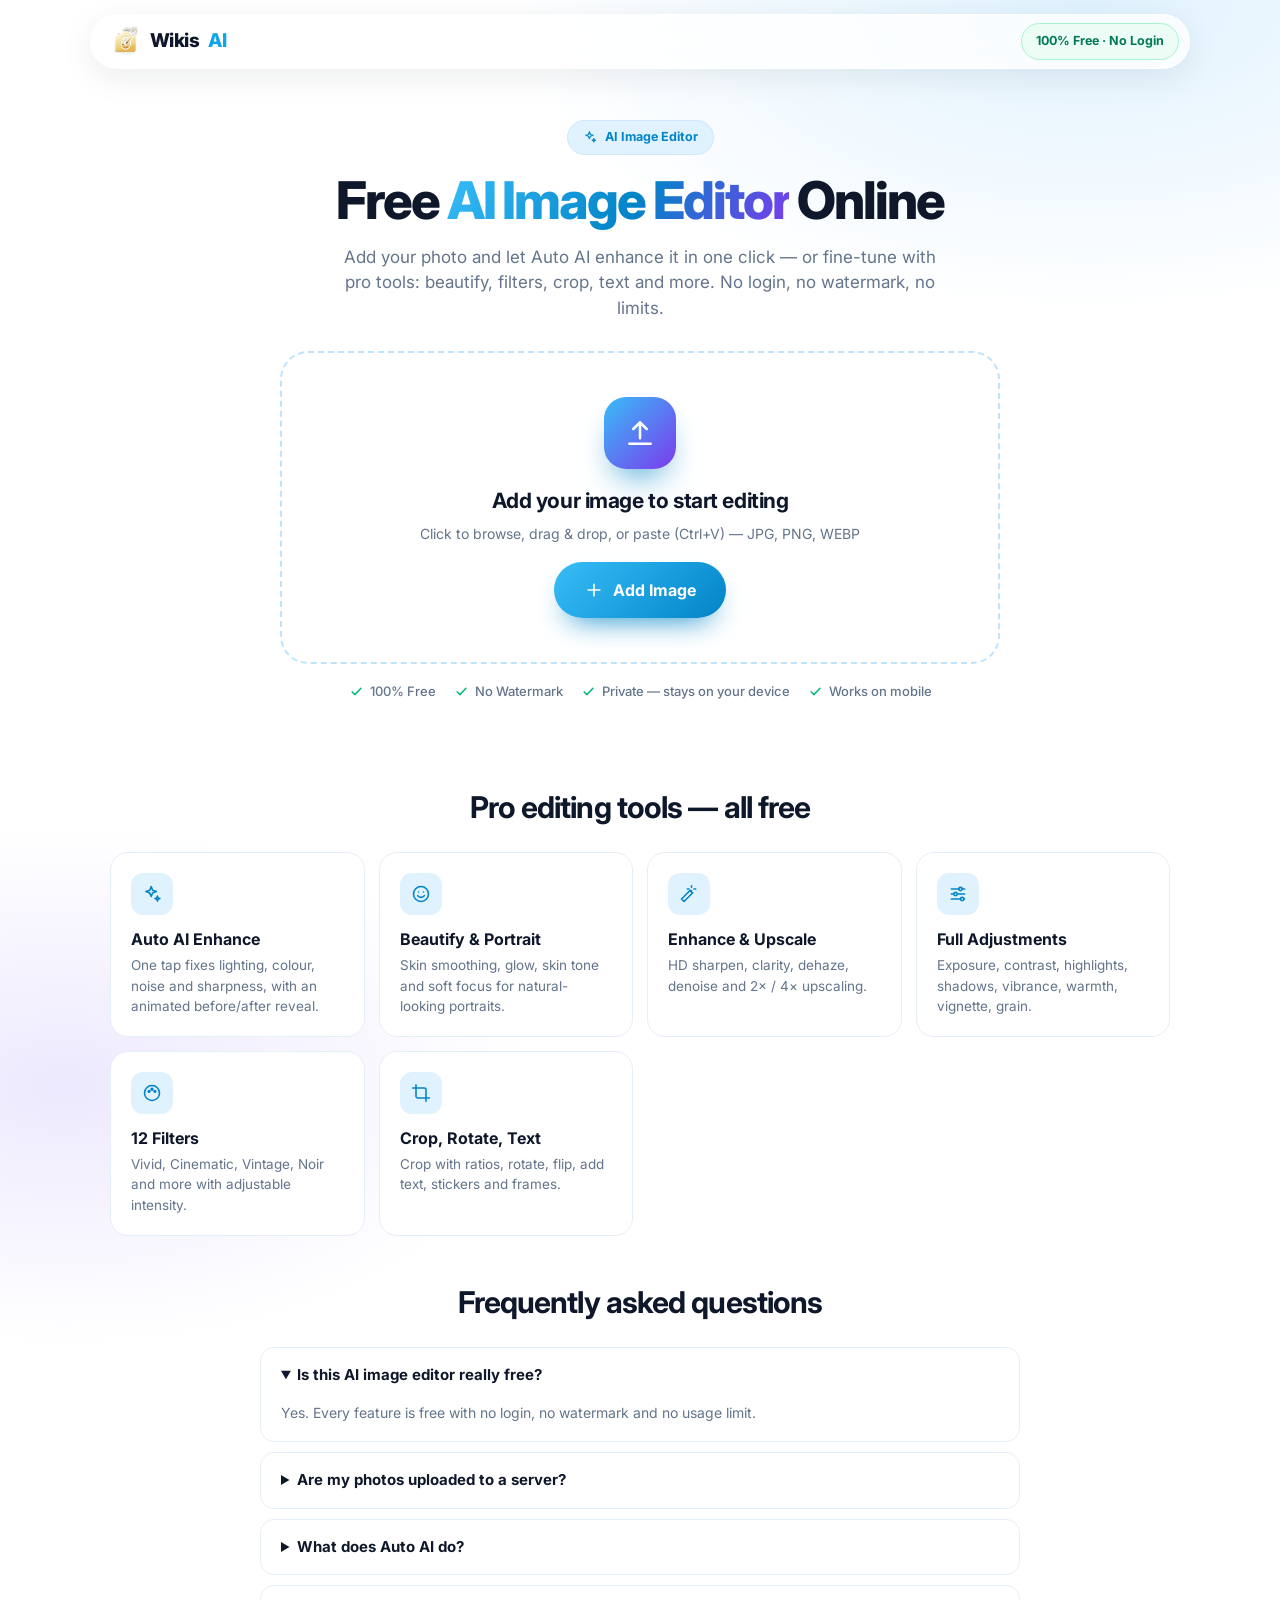
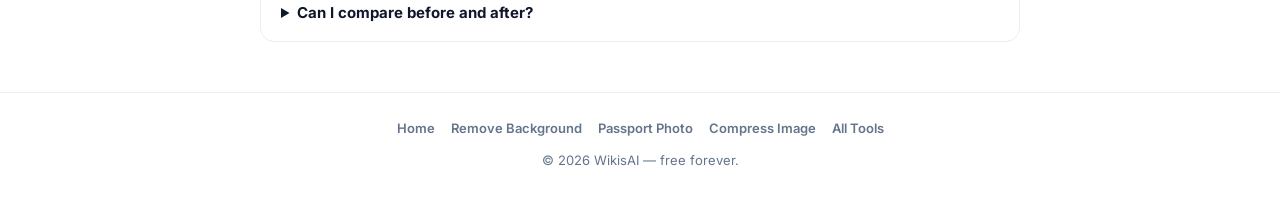
<file: ai-image-editor.html>
<!DOCTYPE html>
<html lang="en">
<head>
<meta charset="UTF-8">
<meta name="viewport" content="width=device-width,initial-scale=1,maximum-scale=5,viewport-fit=cover">
<script async src="https://www.googletagmanager.com/gtag/js?id=G-HY0QPVB05Q"></script>
<script>window.dataLayer=window.dataLayer||[];function gtag(){dataLayer.push(arguments)}gtag('js',new Date());gtag('config','G-HY0QPVB05Q');</script>
<title>Free AI Image Editor Online – Auto Enhance, Beautify, Filters &amp; Crop | WikisAI</title>
<meta name="description" content="Free online AI image editor with one-click Auto AI enhance, photo beautify, filters, crop, rotate, text &amp; stickers. No login, no watermark, no limits. Your photo never leaves your device.">
<meta name="keywords" content="ai image editor free, online photo editor, auto enhance photo, ai photo enhancer, beautify photo online, photo editor no login, free photo editor no watermark, crop image online, add text to photo, photo filters online, wikisai">
<meta name="robots" content="index, follow, max-image-preview:large, max-snippet:-1">
<meta name="theme-color" content="#0ea5e9">
<link rel="canonical" href="https://wikisai.com/ai-image-editor">
<meta property="og:type" content="website"><meta property="og:site_name" content="WikisAI">
<meta property="og:title" content="Free AI Image Editor Online | WikisAI">
<meta property="og:description" content="One-click Auto AI enhance, beautify, filters, crop and more. 100% free, no login, no watermark.">
<meta property="og:url" content="https://wikisai.com/ai-image-editor"><meta property="og:image" content="https://wikisai.com/logo.png">
<meta name="twitter:card" content="summary_large_image"><meta name="twitter:title" content="Free AI Image Editor Online | WikisAI"><meta name="twitter:image" content="https://wikisai.com/logo.png">
<link rel="icon" type="image/png" href="/logo.png">
<link rel="preconnect" href="https://fonts.googleapis.com"><link rel="preconnect" href="https://fonts.gstatic.com" crossorigin>
<link href="https://fonts.googleapis.com/css2?family=Inter:wght@400;500;600;700;800&display=swap" rel="stylesheet">
<script type="application/ld+json">
{"@context":"https://schema.org","@graph":[
{"@type":"WebApplication","name":"WikisAI AI Image Editor","url":"https://wikisai.com/ai-image-editor","applicationCategory":"MultimediaApplication","applicationSubCategory":"Photo Editor","operatingSystem":"Any (Web Browser)","isAccessibleForFree":true,"offers":{"@type":"Offer","price":"0","priceCurrency":"USD"},"featureList":["One-click Auto AI enhance","AI portrait beautify and skin smoothing","Filters and colour grading","Crop, rotate and flip","Text and sticker overlays","Before and after comparison","Download as PNG, JPG or WebP"],"publisher":{"@type":"Organization","name":"WikisAI","url":"https://wikisai.com/"}},
{"@type":"BreadcrumbList","itemListElement":[{"@type":"ListItem","position":1,"name":"Home","item":"https://wikisai.com/"},{"@type":"ListItem","position":2,"name":"AI Image Editor","item":"https://wikisai.com/ai-image-editor"}]},
{"@type":"FAQPage","mainEntity":[
{"@type":"Question","name":"Is this AI image editor really free?","acceptedAnswer":{"@type":"Answer","text":"Yes. Every feature is free with no login, no watermark and no usage limit."}},
{"@type":"Question","name":"Are my photos uploaded to a server?","acceptedAnswer":{"@type":"Answer","text":"No. Editing happens entirely inside your browser, so your photo never leaves your device."}},
{"@type":"Question","name":"What does Auto AI do?","acceptedAnswer":{"@type":"Answer","text":"Auto AI analyses lighting, colour balance, noise and skin tones, then automatically corrects exposure, contrast, white balance, sharpness and saturation in one click."}},
{"@type":"Question","name":"Can I compare before and after?","acceptedAnswer":{"@type":"Answer","text":"Yes. A draggable before/after line appears after Auto AI, and you can toggle it any time with the Compare button."}}]}]}
</script>
<style>
*,*::before,*::after{box-sizing:border-box}
[hidden]{display:none!important}
:root{--ink:#0f172a;--muted:#64748b;--line:#e6eef7;--brand:#0ea5e9;--brand2:#0284c7;--soft:#e0f2fe}
html,body{margin:0;height:100%}
body{font-family:Inter,system-ui,-apple-system,'Segoe UI',Roboto,Arial,sans-serif;color:var(--ink);background:#fff;-webkit-font-smoothing:antialiased;line-height:1.5}
body.ed{overflow:hidden}
button{font:inherit;color:inherit;cursor:pointer}a{color:inherit}
.ic{width:20px;height:20px;fill:none;stroke:currentColor;stroke-width:1.9;stroke-linecap:round;stroke-linejoin:round;display:block}
[data-ic]{display:inline-flex}
.btn{display:inline-flex;align-items:center;justify-content:center;gap:9px;border:0;border-radius:999px;padding:12px 22px;font-weight:700;font-size:14.5px;text-decoration:none;transition:.2s}
.btn.pri{background:linear-gradient(135deg,#38bdf8,#0284c7);color:#fff;box-shadow:0 14px 30px -14px #0284c7}.btn.pri:hover{transform:translateY(-2px)}
.btn.ghost{background:#fff;border:1px solid var(--line)}.btn.big{padding:16px 30px;font-size:16px}
/* HOME */
#home{min-height:100%;background:radial-gradient(900px 480px at 85% 0,#e0f2fe,transparent 65%),radial-gradient(760px 420px at 5% 60%,#ede9fe,transparent 62%),#fff}
.nav{position:fixed;top:14px;left:50%;transform:translateX(-50%);width:92%;max-width:1100px;z-index:50;display:flex;align-items:center;justify-content:space-between;padding:8px 10px 8px 18px;background:rgba(255,255,255,.8);backdrop-filter:blur(20px);border:1px solid rgba(255,255,255,.6);border-radius:50px;box-shadow:0 8px 32px rgba(15,23,42,.08)}
.logo{display:flex;align-items:center;gap:9px;text-decoration:none;font-weight:800;font-size:19px;letter-spacing:-.03em}.logo img{height:32px}.logo em{font-style:normal;color:var(--brand)}
.badge{background:#ecfdf5;border:1px solid #a7f3d0;color:#047857;font-weight:700;font-size:12.5px;padding:8px 14px;border-radius:50px}
.hero{max-width:900px;margin:0 auto;padding:120px 20px 40px;text-align:center}
.pill{display:inline-flex;align-items:center;gap:8px;background:var(--soft);border:1px solid #cfe8fd;color:var(--brand2);padding:7px 15px;border-radius:999px;font-size:12.5px;font-weight:700;margin-bottom:18px}.pill .ic{width:14px;height:14px}
h1{margin:0;font-size:clamp(30px,5vw,52px);line-height:1.08;letter-spacing:-.04em;font-weight:800}
.grad{background:linear-gradient(120deg,#38bdf8,#0284c7 55%,#7c3aed);-webkit-background-clip:text;background-clip:text;color:transparent}
.lead{color:var(--muted);font-size:clamp(15px,1.6vw,17px);max-width:600px;margin:16px auto 0}
.drop{margin:30px auto 0;max-width:720px;border:2.5px dashed #bfe3fb;border-radius:28px;background:rgba(255,255,255,.85);padding:44px 20px;transition:.25s;cursor:pointer}
.drop:hover,.drop.over{border-color:var(--brand);background:#f0f9ff;transform:scale(1.01)}
.drop .up{width:72px;height:72px;margin:0 auto 16px;border-radius:22px;display:grid;place-items:center;background:linear-gradient(135deg,#38bdf8,#7c3aed);color:#fff;box-shadow:0 18px 36px -16px #0284c7}.drop .up .ic{width:32px;height:32px}
.drop h2{margin:0 0 6px;font-size:21px;letter-spacing:-.02em}.drop p{margin:0 0 18px;color:var(--muted);font-size:14px}
.checks{display:flex;flex-wrap:wrap;gap:8px 18px;justify-content:center;margin-top:18px;font-size:13px;color:var(--muted);font-weight:500}
.checks span{display:inline-flex;gap:6px;align-items:center}.checks .ic{width:15px;height:15px;color:#10b981;stroke-width:2.4}
.sec{max-width:1100px;margin:0 auto;padding:44px 20px 0}
.sec h2{text-align:center;font-size:clamp(22px,3vw,30px);letter-spacing:-.03em;margin:0 0 22px}
.feats{display:grid;grid-template-columns:repeat(auto-fit,minmax(230px,1fr));gap:14px}
.feat{background:#fff;border:1px solid var(--line);border-radius:18px;padding:20px}
.feat .fi{width:42px;height:42px;border-radius:12px;display:grid;place-items:center;background:var(--soft);color:var(--brand2);margin-bottom:12px}
.feat b{display:block;margin-bottom:4px}.feat p{margin:0;font-size:13.5px;color:var(--muted)}
details{background:#fff;border:1px solid var(--line);border-radius:14px;margin-bottom:10px}
summary{cursor:pointer;padding:16px 20px;font-weight:700;font-size:15px}details p{margin:0;padding:0 20px 18px;color:var(--muted);font-size:14px}
footer{margin-top:50px;padding:26px 20px;text-align:center;font-size:13px;color:var(--muted);border-top:1px solid var(--line)}footer a{margin:0 8px;text-decoration:none;font-weight:600}
/* EDITOR */
#editor{position:fixed;inset:0;display:flex;flex-direction:column;background:#e9eff7;z-index:100}
.bar{height:58px;flex:none;background:#fff;border-bottom:1px solid var(--line);display:flex;align-items:center;gap:6px;padding:0 12px}
.bar .sp{flex:1}
.ib{display:inline-flex;align-items:center;gap:7px;height:40px;padding:0 12px;border-radius:12px;border:1px solid var(--line);background:#fff;font-weight:600;font-size:13.5px;transition:.2s}
.ib:hover:not(:disabled){background:var(--soft);color:var(--brand2)}.ib:disabled{opacity:.35;cursor:default}.ib.on{background:var(--soft);color:var(--brand2);border-color:#bfe3fb}
.ib.pri{background:linear-gradient(135deg,#38bdf8,#0284c7);color:#fff;border:0}
.main{flex:1;display:flex;min-height:0}
.stage{flex:1;min-width:0;position:relative;padding-bottom:64px;display:grid;place-items:center;overflow:hidden;background:radial-gradient(circle,#d5dfeb 1px,transparent 1px) 0 0/18px 18px,#eef3f9}
.wrap{position:relative;touch-action:none;box-shadow:0 20px 60px -20px rgba(15,23,42,.5);background:repeating-conic-gradient(#fff 0 25%,#e2e8f0 0 50%) 0 0/16px 16px;user-select:none;-webkit-user-select:none}
.wrap canvas{position:absolute;inset:0;width:100%;height:100%;display:block}
#orig{clip-path:inset(0 50% 0 0)}
.cmp{position:absolute;top:0;bottom:0;left:50%;width:3px;margin-left:-1.5px;background:#fff;box-shadow:0 0 12px rgba(0,0,0,.45);z-index:6;cursor:ew-resize;touch-action:none}
.cmp::before{content:'';position:absolute;inset:0 -16px}
.cmp::after{content:'◀ ▶';position:absolute;top:50%;left:50%;transform:translate(-50%,-50%);width:42px;height:42px;border-radius:50%;background:#fff;box-shadow:0 6px 18px rgba(0,0,0,.35);display:grid;place-items:center;font-size:9px;letter-spacing:1px;color:var(--brand2);white-space:nowrap}
.lb{position:absolute;top:10px;z-index:6;background:rgba(15,23,42,.72);color:#fff;font-size:11px;font-weight:700;padding:5px 12px;border-radius:99px;pointer-events:none;letter-spacing:.04em}.lb.b{left:10px}.lb.a{right:10px;background:linear-gradient(135deg,#38bdf8,#0284c7)}
.sel{position:absolute;border:1.5px dashed #38bdf8;pointer-events:none;z-index:5;border-radius:4px}
.crop{position:absolute;z-index:7;border:2px solid #fff;box-shadow:0 0 0 9999px rgba(15,23,42,.55);cursor:move;touch-action:none;background:linear-gradient(#fff6 1px,transparent 1px) 0 33.3%/100% 33.4%,linear-gradient(90deg,#fff6 1px,transparent 1px) 33.3% 0/33.4% 100%}
.crop i{position:absolute;width:26px;height:26px;background:#fff;border:3px solid var(--brand);border-radius:50%;touch-action:none}
.crop i[data-h=nw]{left:-14px;top:-14px;cursor:nwse-resize}.crop i[data-h=ne]{right:-14px;top:-14px;cursor:nesw-resize}.crop i[data-h=sw]{left:-14px;bottom:-14px;cursor:nesw-resize}.crop i[data-h=se]{right:-14px;bottom:-14px;cursor:nwse-resize}
.aibtn{white-space:nowrap;position:absolute;bottom:14px;left:50%;transform:translateX(-50%);z-index:30;border:0;border-radius:99px;padding:14px 28px;display:flex;gap:10px;align-items:center;font-weight:800;font-size:15px;color:#fff;background:linear-gradient(120deg,#0ea5e9,#7c3aed,#db2777);background-size:200% 100%;animation:sh 3s linear infinite,pu 2s ease-in-out infinite;box-shadow:0 14px 34px -10px #7c3aed}
@keyframes sh{to{background-position:200% 0}}@keyframes pu{50%{transform:translateX(-50%) scale(1.05)}}
/* AI animation */
.aiov{position:absolute;inset:0;z-index:20;display:none;place-items:center;overflow:hidden;background:rgba(8,20,45,.4)}.aiov.on{display:grid}
.aiov .grid{position:absolute;inset:0;background:linear-gradient(rgba(125,211,252,.25) 1px,transparent 1px) 0 0/28px 28px,linear-gradient(90deg,rgba(125,211,252,.25) 1px,transparent 1px) 0 0/28px 28px;animation:gm 2s linear infinite}
@keyframes gm{to{background-position:0 28px,28px 0}}
.scan{position:absolute;left:0;right:0;height:26%;background:linear-gradient(180deg,transparent,rgba(56,189,248,.55));border-bottom:3px solid #bae6fd;box-shadow:0 10px 50px 6px #38bdf8;animation:sc 1.6s ease-in-out infinite alternate}
@keyframes sc{from{top:-26%}to{top:100%}}
.spk i{position:absolute;width:8px;height:8px;border-radius:50%;background:#fff;box-shadow:0 0 12px 4px #7dd3fc;animation:tw 1.4s ease-in-out infinite}
@keyframes tw{0%,100%{opacity:0;transform:scale(.2)}50%{opacity:1;transform:scale(1.4)}}
.aicard{position:relative;z-index:2;background:rgba(15,23,42,.78);backdrop-filter:blur(10px);color:#fff;border:1px solid rgba(255,255,255,.18);border-radius:22px;padding:20px 24px;text-align:center;width:min(280px,86%)}
.ring{width:54px;height:54px;margin:0 auto 10px;border-radius:50%;display:grid;place-items:center;background:conic-gradient(from 0deg,#38bdf8,#a78bfa,#f472b6,#38bdf8);animation:sp 1.2s linear infinite;position:relative}
.ring::before{content:'';position:absolute;inset:4px;border-radius:50%;background:#0f172a}.ring span{position:relative;animation:sp 1.2s linear infinite reverse}@keyframes sp{to{transform:rotate(360deg)}}
.aicard b{font-size:13.5px;display:block;min-height:20px}
.pb{height:6px;background:rgba(255,255,255,.15);border-radius:9px;margin-top:12px;overflow:hidden}.pb i{display:block;height:100%;width:0;background:linear-gradient(90deg,#38bdf8,#a78bfa,#f472b6);border-radius:9px}
.aifx{animation:fx 1s ease-in-out infinite alternate}@keyframes fx{from{filter:brightness(.85) saturate(.8)}to{filter:brightness(1.15) saturate(1.3) hue-rotate(12deg)}}
/* PANEL */
.panel{width:360px;flex:none;background:#fff;border-left:1px solid var(--line);display:flex;flex-direction:column;min-height:0}
.tabs{display:flex;gap:4px;padding:8px;overflow-x:auto;border-bottom:1px solid var(--line);scrollbar-width:none}.tabs::-webkit-scrollbar{display:none}
.tab{flex:1 0 auto;min-width:58px;display:flex;flex-direction:column;align-items:center;gap:4px;padding:8px 6px;border:0;border-radius:12px;background:none;font-size:11px;font-weight:700;color:var(--muted)}
.tab.on{background:var(--soft);color:var(--brand2)}
.pc{flex:1;overflow:auto;padding:16px;-webkit-overflow-scrolling:touch}
.pc h4{margin:16px 0 8px;font-size:12px;letter-spacing:.08em;text-transform:uppercase;color:var(--muted)}.pc h4:first-child{margin-top:0}
.sl{display:block;margin-bottom:14px}.sl span{display:flex;justify-content:space-between;font-size:13px;font-weight:600;margin-bottom:4px}.sl b{color:var(--brand2);font-weight:700}
input[type=range]{width:100%;accent-color:var(--brand);height:22px;margin:0}
.g2{display:grid;grid-template-columns:1fr 1fr;gap:8px}.g3{display:grid;grid-template-columns:repeat(3,1fr);gap:8px}
.opt{text-decoration:none;display:flex;align-items:center;gap:9px;padding:11px 12px;border:1px solid var(--line);border-radius:14px;background:#fff;font-weight:600;font-size:13px;text-align:left;transition:.2s}
.opt:hover{border-color:#7dd3fc;background:#f0f9ff}.opt .ic{width:18px;height:18px;color:var(--brand2);flex:none}
.hero-ai{background:linear-gradient(135deg,#e0f2fe,#ede9fe);border-radius:18px;padding:18px;text-align:center}
.hero-ai p{font-size:13px;color:var(--muted);margin:6px 0 14px}
.chip{border:1px solid var(--line);background:#fff;border-radius:99px;padding:8px 14px;font-size:13px;font-weight:600}.chip.on{background:var(--soft);border-color:#7dd3fc;color:var(--brand2)}
.chips{display:flex;flex-wrap:wrap;gap:7px}
.fth{border:2px solid transparent;border-radius:12px;background:none;padding:0;overflow:hidden;font-size:11px;font-weight:700}.fth.on{border-color:var(--brand)}
.fth canvas{width:100%;aspect-ratio:1;display:block;border-radius:10px}
.emo{display:grid;grid-template-columns:repeat(8,1fr);gap:4px}.emo button{border:0;background:#f8fafc;border-radius:10px;font-size:21px;padding:6px 0}
.in{width:100%;border:1px solid var(--line);border-radius:12px;padding:11px 12px;font:inherit;font-size:14px;margin-bottom:10px}
.row{display:flex;gap:8px;align-items:center;margin-bottom:10px}input[type=color]{width:46px;height:40px;border:1px solid var(--line);border-radius:10px;padding:2px;background:#fff}
.note{font-size:12.5px;color:var(--muted)}
.toast{position:fixed;left:50%;bottom:90px;transform:translateX(-50%);background:#0f172a;color:#fff;padding:10px 18px;border-radius:99px;font-size:13px;font-weight:600;z-index:400;opacity:0;pointer-events:none;transition:.3s}.toast.on{opacity:1}
.modal{position:fixed;inset:0;z-index:300;background:rgba(15,23,42,.55);backdrop-filter:blur(4px);display:grid;place-items:center;padding:16px}
.mc{background:#fff;border-radius:22px;padding:22px;width:min(400px,100%)}.mc h3{margin:0 0 14px;font-size:19px}
@media(max-width:860px){.main{flex-direction:column}.panel{width:100%;height:42%;border-left:0;border-top:1px solid var(--line)}.ib span{display:none}.ib{padding:0 11px}.bar{gap:4px;padding:0 8px}.aibtn{padding:11px 20px;font-size:14px;bottom:10px}}
@media(prefers-reduced-motion:reduce){.aibtn,.scan,.ring,.aifx{animation:none}}
</style>
</head>
<body>

<!-- ============ UPLOAD SCREEN ============ -->
<main id="home">
  <header class="nav">
    <a class="logo" href="/"><img src="/logo.png" alt="WikisAI logo" width="32" height="32">Wikis<em>AI</em></a>
    <span class="badge">100% Free · No Login</span>
  </header>

  <section class="hero">
    <span class="pill"><i data-ic="sparkle"></i> AI Image Editor</span>
    <h1>Free <span class="grad">AI Image Editor</span> Online</h1>
    <p class="lead">Add your photo and let Auto AI enhance it in one click — or fine-tune with pro tools: beautify, filters, crop, text and more. No login, no watermark, no limits.</p>

    <div class="drop" id="drop" tabindex="0" role="button" aria-label="Add image">
      <div class="up"><i data-ic="upload"></i></div>
      <h2>Add your image to start editing</h2>
      <p>Click to browse, drag &amp; drop, or paste (Ctrl+V) — JPG, PNG, WEBP</p>
      <span class="btn pri big"><i data-ic="plus"></i> Add Image</span>
    </div>
    <input type="file" id="file" accept="image/*" hidden>

    <div class="checks">
      <span><i data-ic="check"></i> 100% Free</span><span><i data-ic="check"></i> No Watermark</span>
      <span><i data-ic="check"></i> Private — stays on your device</span><span><i data-ic="check"></i> Works on mobile</span>
    </div>
  </section>

  <section class="sec">
    <h2>Pro editing tools — all free</h2>
    <div class="feats">
      <div class="feat"><div class="fi"><i data-ic="sparkle"></i></div><b>Auto AI Enhance</b><p>One tap fixes lighting, colour, noise and sharpness, with an animated before/after reveal.</p></div>
      <div class="feat"><div class="fi"><i data-ic="smile"></i></div><b>Beautify &amp; Portrait</b><p>Skin smoothing, glow, skin tone and soft focus for natural-looking portraits.</p></div>
      <div class="feat"><div class="fi"><i data-ic="wand"></i></div><b>Enhance &amp; Upscale</b><p>HD sharpen, clarity, dehaze, denoise and 2× / 4× upscaling.</p></div>
      <div class="feat"><div class="fi"><i data-ic="sliders"></i></div><b>Full Adjustments</b><p>Exposure, contrast, highlights, shadows, vibrance, warmth, vignette, grain.</p></div>
      <div class="feat"><div class="fi"><i data-ic="palette"></i></div><b>12 Filters</b><p>Vivid, Cinematic, Vintage, Noir and more with adjustable intensity.</p></div>
      <div class="feat"><div class="fi"><i data-ic="crop"></i></div><b>Crop, Rotate, Text</b><p>Crop with ratios, rotate, flip, add text, stickers and frames.</p></div>
    </div>
  </section>

  <section class="sec" style="max-width:800px">
    <h2>Frequently asked questions</h2>
    <details open><summary>Is this AI image editor really free?</summary><p>Yes. Every feature is free with no login, no watermark and no usage limit.</p></details>
    <details><summary>Are my photos uploaded to a server?</summary><p>No. All editing happens inside your browser, so your photo never leaves your device.</p></details>
    <details><summary>What does Auto AI do?</summary><p>It analyses lighting, colour balance, noise and skin tones, then corrects exposure, contrast, white balance, sharpness and saturation automatically.</p></details>
    <details><summary>Can I compare before and after?</summary><p>Yes. A draggable before/after line appears after Auto AI and can be toggled with the Compare button.</p></details>
  </section>

  <footer><a href="/">Home</a><a href="/remove-image-background">Remove Background</a><a href="/passport-size-photo-genrate">Passport Photo</a><a href="/compress-image">Compress Image</a><a href="/all-tools">All Tools</a><p>© <span id="yr">2026</span> WikisAI — free forever.</p></footer>
</main>

<!-- ============ EDITOR ============ -->
<section id="editor" hidden>
  <div class="bar">
    <button class="ib" id="bNew" title="New image"><i data-ic="home"></i><span>New</span></button>
    <button class="ib" id="bUndo" title="Undo (Ctrl+Z)"><i data-ic="undo"></i><span>Undo</span></button>
    <button class="ib" id="bRedo" title="Redo (Ctrl+Y)"><i data-ic="redo"></i><span>Redo</span></button>
    <button class="ib" id="bReset" title="Reset all"><i data-ic="reset"></i><span>Reset</span></button>
    <div class="sp"></div>
    <button class="ib" id="bCmp" title="Before / After"><i data-ic="compare"></i><span>Compare</span></button>
    <button class="ib pri" id="bDl"><i data-ic="download"></i><span>Download</span></button>
  </div>
  <div class="main">
    <div class="stage" id="stage">
      <div class="wrap" id="wrap">
        <canvas id="edit"></canvas>
        <canvas id="orig" hidden></canvas>
        <div class="cmp" id="cmp" hidden></div>
        <span class="lb b" id="lbB" hidden>Before</span><span class="lb a" id="lbA" hidden>After</span>
        <div class="sel" id="selbox" hidden></div>
        <div class="crop" id="crop" hidden><i data-h="nw"></i><i data-h="ne"></i><i data-h="sw"></i><i data-h="se"></i></div>
        <div class="aiov" id="aiov"><div class="grid"></div><div class="scan"></div><div class="spk" id="spk"></div>
          <div class="aicard"><div class="ring"><span data-ic="sparkle"></span></div><b id="aitx">Analyzing…</b><div class="pb"><i id="pbi"></i></div></div></div>
      </div>
      <button class="aibtn" id="aibtn" data-a="ai" data-m="auto"><i data-ic="sparkle"></i> Auto AI Enhance</button>
    </div>
    <aside class="panel">
      <div class="tabs" id="tabs"></div>
      <div class="pc" id="pc"></div>
    </aside>
  </div>
</section>

<div class="modal" id="modal" hidden>
  <div class="mc">
    <h3>Download image</h3>
    <h4 class="note" style="margin:0 0 6px">FORMAT</h4>
    <div class="chips" id="fmts" style="margin-bottom:14px"><button class="chip on" data-f="png">PNG</button><button class="chip" data-f="jpeg">JPG</button><button class="chip" data-f="webp">WebP</button></div>
    <label class="sl"><span>Quality <b id="qv">92</b>%</span><input type="range" id="q" min="40" max="100" value="92"></label>
    <h4 class="note" style="margin:0 0 6px">SIZE</h4>
    <div class="chips" id="scs" style="margin-bottom:6px"><button class="chip on" data-s="1">Original</button><button class="chip" data-s="2">2× HD</button><button class="chip" data-s="0.5">50%</button></div>
    <p class="note" id="dims" style="margin:0 0 16px"></p>
    <div class="row" style="margin:0"><button class="btn ghost" id="mx" style="flex:1">Cancel</button><button class="btn pri" id="mok" style="flex:2"><i data-ic="download"></i> Download</button></div>
  </div>
</div>
<div class="toast" id="toast"></div>

<script>
(()=>{
'use strict';
const $=s=>document.querySelector(s),$$=s=>[...document.querySelectorAll(s)];
const mk=(w,h)=>{const c=document.createElement('canvas');c.width=Math.max(1,Math.round(w));c.height=Math.max(1,Math.round(h));return c};
const clamp=(v,a,b)=>v<a?a:v>b?b:v,sleep=ms=>new Promise(r=>setTimeout(r,ms));
const IC={
sparkle:'<path d="M11 3l1.7 4.6L17.3 9l-4.6 1.7L11 15l-1.7-4.3L4.7 9l4.6-1.4z"/><path d="M18.5 14.5l.8 2.2 2.2.8-2.2.8-.8 2.2-.8-2.2-2.2-.8 2.2-.8z"/>',
undo:'<path d="M9 14L4 9l5-5"/><path d="M4 9h10a6 6 0 0 1 0 12h-3"/>',redo:'<path d="M15 14l5-5-5-5"/><path d="M20 9H10a6 6 0 0 0 0 12h3"/>',
reset:'<path d="M3 12a9 9 0 1 0 3-6.7"/><path d="M3 3v6h6"/>',compare:'<path d="M12 3v18M7 8l-4 4 4 4M17 8l4 4-4 4"/>',
download:'<path d="M12 3v12m-5-5l5 5 5-5M4 21h16"/>',upload:'<path d="M12 16V4m-5 5l5-5 5 5M4 20h16"/>',plus:'<path d="M12 5v14M5 12h14"/>',
home:'<path d="M3 11l9-8 9 8M5 10v10h14V10"/>',check:'<path d="M5 12.5l4.5 4.5L19 7"/>',
sliders:'<path d="M4 6h9M17 6h3M4 12h3M11 12h9M4 18h11M19 18h1"/><circle cx="15" cy="6" r="2"/><circle cx="9" cy="12" r="2"/><circle cx="17" cy="18" r="2"/>',
palette:'<circle cx="12" cy="12" r="9"/><circle cx="8.5" cy="10" r="1.1"/><circle cx="12" cy="7.5" r="1.1"/><circle cx="15.5" cy="10" r="1.1"/>',
wand:'<path d="M15 4V2M15 10V8M12 6h-2M20 6h-2M13.5 7.5L3 18l3 3L16.5 10.5z"/>',
smile:'<circle cx="12" cy="12" r="9"/><path d="M8 14c1 1.5 2.2 2 4 2s3-.5 4-2M9 9.5h.01M15 9.5h.01"/>',
crop:'<path d="M6 2v14a2 2 0 0 0 2 2h14M2 6h14a2 2 0 0 1 2 2v14"/>',type:'<path d="M5 6.5V5h14v1.5M12 5v14M9 19h6"/>',
frame:'<rect x="3" y="3" width="18" height="18" rx="3"/><rect x="7" y="7" width="10" height="10" rx="1.5"/>',
rot:'<path d="M21 12a9 9 0 1 1-3-6.7"/><path d="M21 3v6h-6"/>',rotl:'<path d="M3 12a9 9 0 1 0 3-6.7"/><path d="M3 3v6h6"/>',
flip:'<path d="M12 3v18M8 7l-4 5 4 5M16 7l4 5-4 5"/>',flipv:'<path d="M3 12h18M7 8l5-4 5 4M7 16l5 4 5-4"/>',
trash:'<path d="M4 7h16M10 11v6M14 11v6M6 7l1 13h10l1-13M9 7V4h6v3"/>',copy:'<rect x="8" y="8" width="12" height="12" rx="2"/><path d="M16 8V6a2 2 0 0 0-2-2H6a2 2 0 0 0-2 2v8a2 2 0 0 0 2 2h2"/>',
layers:'<path d="M12 3l9 5-9 5-9-5z"/><path d="M3 13l9 5 9-5"/>',expand:'<path d="M3 9V3h6M21 9V3h-6M3 15v6h6M21 15v6h-6"/>',
sun:'<circle cx="12" cy="12" r="4"/><path d="M12 2v2M12 20v2M4 12H2M22 12h-2M5 5l1.5 1.5M17.5 17.5L19 19M5 19l1.5-1.5M17.5 6.5L19 5"/>',
moon:'<path d="M20 14A8 8 0 1 1 10 4a6.5 6.5 0 0 0 10 10z"/>',bolt:'<path d="M13 2L4.5 13.5H11l-1 8.5 8.5-11.5H12z"/>'};
const ic=n=>`<svg class="ic" viewBox="0 0 24 24" aria-hidden="true">${IC[n]||''}</svg>`;
const hydrate=(r=document)=>r.querySelectorAll('[data-ic]').forEach(e=>{e.innerHTML=ic(e.dataset.ic)});
hydrate();$('#yr').textContent=new Date().getFullYear();

/* ---------- state ---------- */
const DEF={exposure:0,brightness:0,contrast:0,highlights:0,shadows:0,saturation:0,vibrance:0,warmth:0,tint:0,fade:0,vignette:0,grain:0,
sharpen:0,clarity:0,dehaze:0,denoise:0,smooth:0,skinGlow:0,skinTone:0,glow:0,blur:0,pixelate:0,bw:0,sepia:0,filter:'none',fi:100,wb:[1,1,1],
frame:0,fc:'#ffffff',radius:0,layers:[]};
const TONE=Object.keys(DEF).filter(k=>!['frame','fc','radius','layers'].includes(k));
const cl=o=>JSON.parse(JSON.stringify(o));
const FIL={none:{},Vivid:{saturation:32,contrast:14,vibrance:20},Warm:{warmth:30,saturation:10,tint:5},Cool:{warmth:-30,saturation:6},
'B&W':{bw:100,contrast:14},Noir:{bw:100,contrast:45,vignette:32,brightness:-8},Sepia:{sepia:100},Vintage:{sepia:35,fade:25,warmth:15,vignette:25,saturation:-10},
Cinematic:{contrast:20,saturation:-8,warmth:-12,tint:-6,vignette:35,shadows:10},Fade:{fade:35,contrast:-10,saturation:-12},
Dramatic:{contrast:40,saturation:15,clarity:30,vignette:30},Pastel:{saturation:-15,brightness:12,fade:20,warmth:6},Golden:{warmth:40,brightness:6,saturation:12,fade:8}};
let base,prev,P=cl(DEF),hist=[],hi=-1,cmpOn=false,cmpPos=50,tab='ai',sel=-1,crop=null,busy=false,BX=[],thumbSrc=null,drag=null,exFmt='png',exScale=1;

/* ---------- pixel engine ---------- */
function bp(s,t,w,h,r,H){const n=H?w:h,o=H?h:w,st=H?4:w*4,os=H?w*4:4,win=2*r+1;
 for(let q=0;q<o;q++){const B=q*os;for(let c=0;c<3;c++){let sum=0;for(let i=-r;i<=r;i++)sum+=s[B+clamp(i,0,n-1)*st+c];
  for(let i=0;i<n;i++){t[B+i*st+c]=sum/win;sum+=s[B+Math.min(i+r+1,n-1)*st+c]-s[B+Math.max(i-r,0)*st+c];}}}}
function bl(d,w,h,r){r=Math.max(1,Math.round(r));const a=d.slice(),b=d.slice();for(let i=0;i<2;i++){bp(a,b,w,h,r,1);bp(b,a,w,h,r,0);}return a}
const skin=(r,g,b)=>{if(!(r>g&&r>b&&r>60))return 0;const cb=128-.1687*r-.3313*g+.5*b,cr=128+.5*r-.4187*g-.0813*b;
 return Math.max(0,1-(Math.max(0,77-cb,cb-127)+Math.max(0,133-cr,cr-173))/14)};
function eff(P){const E={...P},f=FIL[P.filter]||{},m=P.fi/100;for(const q in f)E[q]=(E[q]||0)+f[q]*m;
 E.contrast+=E.dehaze*.3;E.saturation+=E.dehaze*.15;E.brightness-=E.dehaze*.06;return E}
function rr(o,x,y,w,h,r){r=Math.min(r,w/2,h/2);o.beginPath();o.moveTo(x+r,y);o.arcTo(x+w,y,x+w,y+h,r);o.arcTo(x+w,y+h,x,y+h,r);o.arcTo(x,y+h,x,y,r);o.arcTo(x,y,x+w,y,r);o.closePath()}
function process(src,P){
 const E=eff(P),w=src.width,h=src.height,k=Math.max(w,h)/1100,c=mk(w,h),x=c.getContext('2d',{willReadFrequently:true});
 if(E.pixelate>0){const s=Math.max(2,Math.round(E.pixelate*Math.min(w,h)/1600)),t=mk(w/s,h/s);t.getContext('2d').drawImage(src,0,0,t.width,t.height);x.imageSmoothingEnabled=false;x.drawImage(t,0,0,w,h)}else x.drawImage(src,0,0);
 const id=x.getImageData(0,0,w,h),d=id.data,N=w*h*4;let b;
 if(E.denoise>0){b=bl(d,w,h,1.6*k);const t=6+E.denoise*.45,s=Math.min(1,E.denoise/60);
  for(let i=0;i<N;i+=4){const df=Math.max(Math.abs(d[i]-b[i]),Math.abs(d[i+1]-b[i+1]),Math.abs(d[i+2]-b[i+2])),m=Math.max(0,1-df/(t*2))*s;
   d[i]+=(b[i]-d[i])*m;d[i+1]+=(b[i+1]-d[i+1])*m;d[i+2]+=(b[i+2]-d[i+2])*m}}
 if(E.smooth>0){b=bl(d,w,h,3.2*k);const a=E.smooth/100*.95;
  for(let i=0;i<N;i+=4){const s=skin(d[i],d[i+1],d[i+2]);if(!s)continue;const df=Math.max(Math.abs(d[i]-b[i]),Math.abs(d[i+1]-b[i+1]),Math.abs(d[i+2]-b[i+2])),m=Math.max(0,1-df/55)*s*a;
   d[i]+=(b[i]-d[i])*m;d[i+1]+=(b[i+1]-d[i+1])*m;d[i+2]+=(b[i+2]-d[i+2])*m}}
 if(E.sharpen>0){b=bl(d,w,h,1.3*k);const a=E.sharpen/100*1.6;for(let i=0;i<N;i+=4){d[i]+=(d[i]-b[i])*a;d[i+1]+=(d[i+1]-b[i+1])*a;d[i+2]+=(d[i+2]-b[i+2])*a}}
 if(E.clarity>0){b=bl(d,w,h,16*k);const a=E.clarity/100*.9;for(let i=0;i<N;i+=4){d[i]+=(d[i]-b[i])*a;d[i+1]+=(d[i+1]-b[i+1])*a;d[i+2]+=(d[i+2]-b[i+2])*a}}
 if(E.blur>0){b=bl(d,w,h,E.blur/100*14*k);for(let i=0;i<N;i+=4){d[i]=b[i];d[i+1]=b[i+1];d[i+2]=b[i+2]}}
 if(E.glow>0){b=bl(d,w,h,9*k);const a=E.glow/100*.75;for(let i=0;i<N;i+=4)for(let q=0;q<3;q++){const s=255-(255-d[i+q])*(255-b[i+q])/255;d[i+q]+=(s-d[i+q])*a}}
 const ex=Math.pow(2,E.exposure/50),br=E.brightness*1.5,ct=clamp(E.contrast*2.2,-250,250),cf=(259*(ct+255))/(255*(259-ct)),sat=Math.max(0,1+E.saturation/100),vib=E.vibrance/100,
 wm=E.warmth*.55,tn=E.tint*.45,fd=E.fade/100,vg=E.vignette/100,gr=E.grain*.9,bw=Math.min(1,E.bw/100),sp=Math.min(1,E.sepia/100),sh=E.shadows/100,hi=E.highlights/100,
 st=E.skinTone/100*28,sg=E.skinGlow/100,wb=E.wb,cx=w/2,cy=h/2,md=Math.hypot(cx,cy);
 for(let y=0,i=0;y<h;y++)for(let X=0;X<w;X++,i+=4){
  let r=d[i],g=d[i+1],bb=d[i+2];const m=(st||sg)?skin(r,g,bb):0;
  r*=wb[0]*ex;g*=wb[1]*ex;bb*=wb[2]*ex;r+=br;g+=br;bb+=br;
  if(sh||hi){let l=(.299*r+.587*g+.114*bb)/255;l=l<0?0:l>1?1:l;const a=sh*(1-l)*(1-l)*90+hi*l*l*90;r+=a;g+=a;bb+=a}
  r=(r-128)*cf+128;g=(g-128)*cf+128;bb=(bb-128)*cf+128;
  r+=wm+tn*.5;g-=tn;bb+=tn*.5-wm;
  if(m){r+=st*m;bb-=st*m*.6;const a=sg*m*38;r+=a;g+=a*.9;bb+=a*.8}
  const gy=.299*r+.587*g+.114*bb;let s=sat;if(vib){const mx=Math.max(r,g,bb),mn=Math.min(r,g,bb);s*=1+vib*(1-(mx-mn)/255)}
  r=gy+(r-gy)*s;g=gy+(g-gy)*s;bb=gy+(bb-gy)*s;
  if(bw){r+=(gy-r)*bw;g+=(gy-g)*bw;bb+=(gy-bb)*bw}
  if(sp){const tr=.393*r+.769*g+.189*bb,tg=.349*r+.686*g+.168*bb,tb=.272*r+.534*g+.131*bb;r+=(tr-r)*sp;g+=(tg-g)*sp;bb+=(tb-bb)*sp}
  if(fd){r=r*(1-fd*.25)+fd*34;g=g*(1-fd*.25)+fd*34;bb=bb*(1-fd*.25)+fd*34}
  if(vg){const dd=Math.hypot(X-cx,y-cy)/md,v=1-vg*Math.pow(Math.max(0,(dd-.35)/.65),1.6)*.9;r*=v;g*=v;bb*=v}
  if(gr){const n=(Math.random()-.5)*gr;r+=n;g+=n;bb+=n}
  d[i]=r;d[i+1]=g;d[i+2]=bb}
 x.putImageData(id,0,0);
 let out=c,fb=0;const mn=Math.min(w,h),f=Math.round(E.frame/100*mn),rad=E.radius/100*mn;
 if(f||rad){fb=f;out=mk(w+2*f,h+2*f);const o=out.getContext('2d');if(f){o.fillStyle=P.fc;o.fillRect(0,0,out.width,out.height)}o.save();if(rad){rr(o,f,f,w,h,rad);o.clip()}o.drawImage(c,f,f);o.restore()}
 const o=out.getContext('2d'),boxes=[];
 P.layers.forEach(L=>{const fs=L.size/100*out.height;o.font=`${L.bold?'700 ':''}${fs}px ${L.font}`;o.textAlign='center';o.textBaseline='middle';
  const px=L.x*out.width,py=L.y*out.height;if(L.out){o.lineWidth=fs*.14;o.strokeStyle=L.oc||'#000';o.lineJoin='round';o.strokeText(L.t,px,py)}
  o.fillStyle=L.c;o.fillText(L.t,px,py);const tw=o.measureText(L.t).width;boxes.push({x:px-tw/2,y:py-fs*.62,w:tw,h:fs*1.24})});
 out.boxes=boxes;out.fb=fb;return out}

/* ---------- AI analysis ---------- */
function analyze(src){const t=mk(160,160*src.height/src.width),x=t.getContext('2d');x.drawImage(src,0,0,t.width,t.height);
 const d=x.getImageData(0,0,t.width,t.height).data,hs=new Uint32Array(256),N=d.length/4;let R=0,G=0,B=0,S=0,sk=0;
 for(let i=0;i<d.length;i+=4){const r=d[i],g=d[i+1],b=d[i+2];hs[(.299*r+.587*g+.114*b)|0]++;R+=r;G+=g;B+=b;S+=(Math.max(r,g,b)-Math.min(r,g,b))/255;if(skin(r,g,b)>.6)sk++}
 const pct=q=>{let a=0;for(let i=0;i<256;i++){a+=hs[i];if(a>=N*q)return i}return 255};
 return{p1:pct(.01),p10:pct(.1),p99:pct(.99),mean:(R*.299+G*.587+B*.114)/N,R:R/N,G:G/N,B:B/N,sat:S/N,skin:sk/N}}
function aiPatch(a,mode){
 const rng=Math.max(60,a.p99-a.p1),av=(a.R+a.G+a.B)/3,wf=v=>1+clamp(av/v-1,-.15,.15)*.7;
 const p={contrast:clamp(Math.round((235/rng-1)*70),0,35),brightness:clamp(Math.round((120-a.mean)/1.5*.7),-25,35),
  shadows:a.p10<45?clamp(Math.round((45-a.p10)*1.2),0,45):8,highlights:a.p99>245?-25:-6,wb:[wf(a.R),wf(a.G),wf(a.B)],
  saturation:a.sat<.25?18:8,vibrance:25,sharpen:45,clarity:20,denoise:a.mean<80?38:16,smooth:a.skin>.06?16:0};
 const M={portrait:{smooth:40,skinGlow:25,glow:20,skinTone:10,sharpen:35,brightness:p.brightness+6},
  lowlight:{brightness:p.brightness+22,shadows:55,denoise:55,exposure:12,highlights:-15},
  vivid:{saturation:35,vibrance:40,contrast:Math.max(p.contrast,22),clarity:30,sharpen:55},
  hd:{sharpen:85,clarity:40,denoise:30,dehaze:15}};
 return Object.assign(p,M[mode]||{})}

/* ---------- render ---------- */
let rq=0;const render=()=>{if(!rq)rq=requestAnimationFrame(()=>{rq=0;draw()})};
function draw(){if(!prev)return;const out=process(prev,P),cv=$('#edit');
 if(cv.width!==out.width||cv.height!==out.height){cv.width=out.width;cv.height=out.height;fit()}
 cv.getContext('2d').drawImage(out,0,0);BX=out.boxes;
 if(cmpOn){const o=$('#orig');o.width=out.width;o.height=out.height;o.getContext('2d').drawImage(prev,out.fb,out.fb)}
 selBox()}
function fit(){const st=$('#stage'),cv=$('#edit');if(!cv.width)return;const aw=st.clientWidth-28,ah=st.clientHeight-64-28,s=Math.min(aw/cv.width,ah/cv.height,1.6),w=$('#wrap');
 w.style.width=cv.width*s+'px';w.style.height=cv.height*s+'px';selBox();showCrop()}
function mkPrev(c){const s=Math.min(1,1100/Math.max(c.width,c.height)),p=mk(c.width*s,c.height*s),x=p.getContext('2d');x.imageSmoothingQuality='high';x.drawImage(c,0,0,p.width,p.height);return p}
function setBase(c){base=c;prev=mkPrev(c);thumbSrc=null;$('#edit').width=0;draw()}
function commit(){hist=hist.slice(0,hi+1);hist.push({base,P:cl(P)});if(hist.length>40)hist.shift();hi=hist.length-1;btns()}
function restore(i){const e=hist[i];if(e.base!==base){base=e.base;prev=mkPrev(base);thumbSrc=null;$('#edit').width=0}P=cl(e.P);hi=i;sel=-1;crop=null;showCrop();draw();btns();renderTab(tab)}
function btns(){$('#bUndo').disabled=hi<=0;$('#bRedo').disabled=hi>=hist.length-1}
const toast=m=>{const t=$('#toast');t.textContent=m;t.classList.add('on');clearTimeout(toast.t);toast.t=setTimeout(()=>t.classList.remove('on'),2200)};

/* ---------- loading ---------- */
function load(file){if(!file||!file.type.startsWith('image/')){toast('Please choose an image file');return}
 const u=URL.createObjectURL(file),im=new Image();
 im.onload=()=>{const s=Math.min(1,4096/Math.max(im.naturalWidth,im.naturalHeight)),c=mk(im.naturalWidth*s,im.naturalHeight*s),x=c.getContext('2d');x.imageSmoothingQuality='high';x.drawImage(im,0,0,c.width,c.height);URL.revokeObjectURL(u);
  P=cl(DEF);hist=[];hi=-1;sel=-1;crop=null;cmpOn=false;setCmp(false);$('#home').hidden=true;$('#editor').hidden=false;document.body.classList.add('ed');
  setBase(c);commit();tab='ai';renderTab('ai');requestAnimationFrame(fit);toast('Tip: tap ✨ Auto AI Enhance')};
 im.onerror=()=>toast('Could not open this image');im.src=u}
const drop=$('#drop'),fi=$('#file');
drop.onclick=()=>fi.click();drop.onkeydown=e=>{if(e.key==='Enter'||e.key===' ')fi.click()};fi.onchange=()=>{load(fi.files[0]);fi.value=''};
['dragover','dragenter'].forEach(v=>drop.addEventListener(v,e=>{e.preventDefault();drop.classList.add('over')}));
['dragleave','drop'].forEach(v=>drop.addEventListener(v,e=>{e.preventDefault();drop.classList.remove('over')}));
drop.addEventListener('drop',e=>load(e.dataTransfer.files[0]));
addEventListener('paste',e=>{const f=[...(e.clipboardData?.files||[])].find(f=>f.type.startsWith('image/'));if(f)load(f)});
$('#bNew').onclick=()=>{if(confirm('Start over with a new image? Unsaved edits will be lost.')){$('#editor').hidden=true;$('#home').hidden=false;document.body.classList.remove('ed')}};
$('#bUndo').onclick=()=>hi>0&&restore(hi-1);$('#bRedo').onclick=()=>hi<hist.length-1&&restore(hi+1);
$('#bReset').onclick=()=>{P=cl(DEF);sel=-1;draw();commit();renderTab(tab);toast('Reset')};
addEventListener('resize',fit);
addEventListener('keydown',e=>{if($('#editor').hidden||/INPUT|SELECT|TEXTAREA/.test(e.target.tagName))return;
 if((e.ctrlKey||e.metaKey)&&e.key==='z'){e.preventDefault();hi>0&&restore(hi-1)}else if((e.ctrlKey||e.metaKey)&&(e.key==='y'||e.key==='Z')){e.preventDefault();hi<hist.length-1&&restore(hi+1)}
 else if((e.key==='Delete'||e.key==='Backspace')&&sel>=0)act('dellayer')});

/* ---------- compare ---------- */
function setCmp(on){cmpOn=on;['#orig','#cmp','#lbB','#lbA'].forEach(s=>$(s).hidden=!on);$('#bCmp').classList.toggle('on',on);if(on){posCmp(cmpPos);draw()}}
function posCmp(p){cmpPos=clamp(p,0,100);$('#cmp').style.left=cmpPos+'%';$('#orig').style.clipPath=`inset(0 ${100-cmpPos}% 0 0)`;$('#lbB').style.opacity=cmpPos>12?1:0;$('#lbA').style.opacity=cmpPos<88?1:0}
$('#bCmp').onclick=()=>setCmp(!cmpOn);
$('#cmp').addEventListener('pointerdown',e=>{e.stopPropagation();e.target.setPointerCapture(e.pointerId);drag={cmp:1}});
const tw=(a,b,ms,fn)=>new Promise(r=>{const t0=performance.now();(function f(t){const p=clamp((t-t0)/ms,0,1),e=p<.5?2*p*p:1-Math.pow(-2*p+2,2)/2;fn(a+(b-a)*e);p<1?requestAnimationFrame(f):r()})(t0)});
async function reveal(){setCmp(true);await tw(100,0,1000,posCmp);await sleep(250);await tw(0,50,700,posCmp)}

/* ---------- AI run ---------- */
const STEPS=['Analyzing lighting & exposure…','Balancing colours & white balance…','Reducing noise…','Sharpening details…','Beautifying skin tones…','Applying finishing touches…'];
async function runAI(mode){if(busy||!prev)return;busy=true;crop=null;showCrop();sel=-1;selBox();
 const patch=aiPatch(analyze(prev),mode),ov=$('#aiov'),pb=$('#pbi'),tx=$('#aitx'),cv=$('#edit');
 $('#spk').innerHTML=Array.from({length:26},()=>`<i style="left:${Math.random()*96}%;top:${Math.random()*96}%;animation-delay:${Math.random()*1.4}s"></i>`).join('');
 ov.classList.add('on');cv.classList.add('aifx');pb.style.transition='none';pb.style.width='0';pb.offsetWidth;pb.style.transition='width 3.6s linear';pb.style.width='100%';
 for(const s of STEPS){tx.textContent=s;await sleep(600)}
 const keep={frame:P.frame,fc:P.fc,radius:P.radius,layers:P.layers};P=Object.assign(cl(DEF),patch,keep);
 draw();ov.classList.remove('on');cv.classList.remove('aifx');busy=false;commit();renderTab(tab);await reveal();toast('✨ Enhanced! Drag the line to compare')}

/* ---------- panel ---------- */
const TABS=[['ai','sparkle','AI'],['adjust','sliders','Adjust'],['filters','palette','Filters'],['enhance','wand','Enhance'],['beautify','smile','Beautify'],['transform','crop','Crop'],['text','type','Text'],['frame','frame','Frame']];
$('#tabs').innerHTML=TABS.map(t=>`<button class="tab" data-t="${t[0]}">${ic(t[1])}${t[2]}</button>`).join('');
$('#tabs').onclick=e=>{const b=e.target.closest('.tab');if(b){if(crop)closeCrop();renderTab(b.dataset.t)}};
const ADJ=[['exposure','Exposure',-100,100],['brightness','Brightness',-100,100],['contrast','Contrast',-100,100],['highlights','Highlights',-100,100],['shadows','Shadows',-100,100],['saturation','Saturation',-100,100],['vibrance','Vibrance',-100,100],['warmth','Warmth',-100,100],['tint','Tint',-100,100],['fade','Fade',0,100],['vignette','Vignette',0,100],['grain','Grain',0,100]];
const ENH=[['sharpen','HD Sharpen',0,100],['clarity','Clarity',0,100],['dehaze','Dehaze',0,100],['denoise','Denoise',0,100]];
const BEA=[['smooth','Skin Smooth',0,100],['skinGlow','Skin Glow',0,100],['skinTone','Skin Tone (cool ↔ warm)',-100,100],['glow','Soft Focus Glow',0,100]];
const FX=[['blur','Blur',0,100],['pixelate','Pixelate',0,100],['bw','Black & White',0,100],['sepia','Sepia',0,100]];
const sl=a=>a.map(([k,l,mn,mx])=>`<label class="sl"><span>${l}<b id="v_${k}">${P[k]}</b></span><input type="range" data-k="${k}" min="${mn}" max="${mx}" value="${P[k]}"></label>`).join('');
const FONTS=[['Inter','Inter, sans-serif'],['Impact','Impact, Haettenschweiler, sans-serif'],['Georgia','Georgia, serif'],['Courier','"Courier New", monospace'],['Script','"Brush Script MT", cursive'],['Comic','"Comic Sans MS", cursive']];
const EMO='😀 😍 😎 🥳 ❤️ ⭐ 🔥 ✨ 🎉 👑 🌈 🌸 🦋 💯 👍 🎈'.split(' ');
const RATIOS=[['Free',0],['1:1',1],['4:3',4/3],['3:4',3/4],['16:9',16/9],['9:16',9/16],['3.5×4.5',35/45],['2:3',2/3]];
function renderTab(t){tab=t;$$('.tab').forEach(b=>b.classList.toggle('on',b.dataset.t===t));const pc=$('#pc');let h='';
 if(t==='ai')h=`<div class="hero-ai"><b style="font-size:16px">One-tap Auto AI</b><p>Analyses your photo and fixes light, colour, noise &amp; sharpness automatically.</p><button class="btn pri big" data-a="ai" data-m="auto">${ic('sparkle')} Auto AI Enhance</button></div>
 <h4>AI modes</h4><div class="g2">${[['portrait','smile','Portrait Beauty'],['lowlight','moon','Low-Light Fix'],['vivid','sun','Vivid Pop'],['hd','expand','HD Clean']].map(m=>`<button class="opt" data-a="ai" data-m="${m[0]}">${ic(m[1])}${m[2]}</button>`).join('')}</div>
 <h4>More free tools</h4><div class="g2"><a class="opt" href="/remove-image-background">${ic('layers')}Remove Background</a><a class="opt" href="/compress-image">${ic('download')}Compress Image</a><a class="opt" href="/passport-size-photo-genrate">${ic('frame')}Passport Photo</a><a class="opt" href="/image-to-pdf">${ic('copy')}Image to PDF</a></div>`;
 else if(t==='adjust')h=sl(ADJ)+'<p class="note">Tip: double-click a slider to reset it.</p>';
 else if(t==='filters')h=`<div class="g3">${Object.keys(FIL).map(n=>`<button class="fth${P.filter===n?' on':''}" data-a="filter" data-f="${n}"><canvas width="84" height="84" data-n="${n}"></canvas>${n==='none'?'Original':n}</button>`).join('')}</div>
  <h4>Filter intensity</h4>${sl([['fi','Intensity',0,100]])}<h4>Effects</h4>${sl(FX)}`;
 else if(t==='enhance')h=`${sl(ENH)}<h4>HD upscale</h4><div class="g2"><button class="opt" data-a="up" data-s="2">${ic('expand')}Upscale 2×</button><button class="opt" data-a="up" data-s="4">${ic('expand')}Upscale 4×</button></div><p class="note">Current size: ${base.width} × ${base.height}px. Upscaling adds smoothing and sharpening.</p>`;
 else if(t==='beautify')h=`<h4>Quick looks</h4><div class="g3"><button class="chip" data-a="look" data-m="natural">Natural</button><button class="chip" data-a="look" data-m="glam">Glam</button><button class="chip" data-a="look" data-m="soft">Soft</button></div><h4>Fine-tune</h4>${sl(BEA)}`;
 else if(t==='transform')h=`<h4>Rotate &amp; flip</h4><div class="g2"><button class="opt" data-a="xf" data-m="l">${ic('rotl')}Rotate left</button><button class="opt" data-a="xf" data-m="r">${ic('rot')}Rotate right</button><button class="opt" data-a="xf" data-m="fh">${ic('flip')}Flip horizontal</button><button class="opt" data-a="xf" data-m="fv">${ic('flipv')}Flip vertical</button></div>
  <h4>Crop</h4><div class="chips">${RATIOS.map(r=>`<button class="chip" data-a="crop" data-r="${r[1]}">${r[0]}</button>`).join('')}</div>
  <div class="row" id="cropbtns" style="margin-top:12px" hidden><button class="btn pri" data-a="cropok" style="flex:1">${ic('check')} Apply crop</button><button class="btn ghost" data-a="cropx">Cancel</button></div>`;
 else if(t==='text')h=`<h4>Text</h4><input class="in" id="tx" data-l="t" placeholder="Type your text…" value="">
  <div class="row"><select class="in" data-l="font" id="tf" style="margin:0">${FONTS.map(f=>`<option value='${f[1]}'>${f[0]}</option>`).join('')}</select><input type="color" data-l="c" id="tc" value="#ffffff"></div>
  <label class="sl"><span>Size<b></b></span><input type="range" data-l="size" id="ts" min="2" max="40" value="8"></label>
  <label class="row"><input type="checkbox" data-l="out" id="to" checked> Outline</label>
  <div class="g2"><button class="btn pri" data-a="addtext">${ic('plus')} Add text</button><button class="btn ghost" data-a="duplayer">${ic('copy')} Duplicate</button></div>
  <button class="btn ghost" data-a="dellayer" style="width:100%;margin-top:8px">${ic('trash')} Delete selected</button>
  <h4>Stickers</h4><div class="emo">${EMO.map(e=>`<button data-a="emoji" data-e="${e}">${e}</button>`).join('')}</div><p class="note">Drag text or stickers on the photo to move them.</p>`;
 else if(t==='frame')h=`${sl([['frame','Border width',0,15],['radius','Rounded corners',0,50]])}<div class="row"><span style="font-weight:600;font-size:13px;flex:1">Border colour</span><input type="color" data-k="fc" value="${P.fc}"></div>`;
 pc.innerHTML=h;if(t==='filters')thumbs();if(t==='text')syncText()}
function thumbs(){if(!thumbSrc){thumbSrc=mk(84,84);const s=Math.min(base.width,base.height),x=thumbSrc.getContext('2d');x.drawImage(base,(base.width-s)/2,(base.height-s)/2,s,s,0,0,84,84)}
 $$('#pc canvas[data-n]').forEach(c=>{const o=process(thumbSrc,{...cl(DEF),filter:c.dataset.n});c.getContext('2d').drawImage(o,0,0)})}
function syncText(){const L=P.layers[sel];if(!L||L.t===undefined)return;if(!$('#tx'))return;$('#tx').value=L.t;$('#ts').value=L.size;$('#tc').value=L.c;$('#to').checked=!!L.out;$('#tf').value=L.font}

/* ---------- actions ---------- */
function patchP(p){Object.assign(P,p);draw();commit();renderTab(tab)}
function xform(m){const w=base.width,h=base.height,rot=m==='l'||m==='r',c=mk(rot?h:w,rot?w:h),x=c.getContext('2d');
 if(m==='r'){x.translate(h,0);x.rotate(Math.PI/2)}else if(m==='l'){x.translate(0,w);x.rotate(-Math.PI/2)}else if(m==='fh'){x.translate(w,0);x.scale(-1,1)}else{x.translate(0,h);x.scale(1,-1)}
 x.drawImage(base,0,0);const f={r:(a,b)=>[1-b,a],l:(a,b)=>[b,1-a],fh:(a,b)=>[1-a,b],fv:(a,b)=>[a,1-b]}[m];
 P.layers.forEach(L=>{[L.x,L.y]=f(L.x,L.y)});setBase(c);commit()}
function act(a,el){
 if(a==='ai')runAI(el?.dataset.m||'auto');
 else if(a==='filter'){P.filter=el.dataset.f;P.fi=100;draw();commit();renderTab('filters')}
 else if(a==='look')patchP({natural:{smooth:25,skinGlow:10,sharpen:20},glam:{smooth:55,skinGlow:30,glow:25,skinTone:15,contrast:8},soft:{smooth:40,glow:45,brightness:6,fade:8}}[el.dataset.m]);
 else if(a==='xf')xform(el.dataset.m);
 else if(a==='up'){let s=+el.dataset.s;const m=Math.max(base.width,base.height);if(m*s>6000)s=6000/m;if(s<1.05){toast('Image is already at maximum size');return}
  toast('Upscaling…');setTimeout(()=>{const c=mk(base.width*s,base.height*s),x=c.getContext('2d');x.imageSmoothingQuality='high';x.drawImage(base,0,0,c.width,c.height);
   const o=process(c,{...cl(DEF),sharpen:40,denoise:10});setBase(o);commit();renderTab('enhance');toast(`Upscaled to ${o.width} × ${o.height}px`)},40)}
 else if(a==='crop')startCrop(+el.dataset.r);else if(a==='cropok')applyCrop();else if(a==='cropx')closeCrop();
 else if(a==='addtext'){const v=$('#tx').value.trim()||'Your text';P.layers.push({t:v,x:.5,y:.5,size:+$('#ts').value,c:$('#tc').value,font:$('#tf').value,bold:1,out:+$('#to').checked,oc:'#000000'});sel=P.layers.length-1;draw();commit()}
 else if(a==='emoji'){P.layers.push({t:el.dataset.e,x:.5,y:.5,size:14,c:'#000',font:'sans-serif',bold:0,out:0});sel=P.layers.length-1;draw();commit()}
 else if(a==='duplayer'&&sel>=0){const L=cl(P.layers[sel]);L.x=clamp(L.x+.04,0,1);L.y=clamp(L.y+.04,0,1);P.layers.push(L);sel=P.layers.length-1;draw();commit()}
 else if(a==='dellayer'&&sel>=0){P.layers.splice(sel,1);sel=-1;draw();commit();selBox()}}
document.addEventListener('click',e=>{const el=e.target.closest('[data-a]');if(el&&!$('#editor').hidden)act(el.dataset.a,el)});
document.addEventListener('input',e=>{const t=e.target;
 if(t.dataset.k){P[t.dataset.k]=t.type==='color'?t.value:+t.value;const v=$('#v_'+t.dataset.k);if(v)v.textContent=t.value;render()}
 else if(t.dataset.l!==undefined&&sel>=0){const L=P.layers[sel],p=t.dataset.l;L[p]=t.type==='checkbox'?+t.checked:(t.type==='range'||p==='size')?+t.value:t.value;render()}
 else if(t.id==='q'){$('#qv').textContent=t.value}});
document.addEventListener('change',e=>{if(e.target.dataset.k||e.target.dataset.l!==undefined)commit()});
document.addEventListener('dblclick',e=>{const t=e.target;if(t.dataset?.k&&t.type==='range'){t.value=DEF[t.dataset.k]??0;t.dispatchEvent(new Event('input',{bubbles:true}));t.dispatchEvent(new Event('change',{bubbles:true}))}});

/* ---------- layers drag ---------- */
const frac=e=>{const r=$('#wrap').getBoundingClientRect();return{x:(e.clientX-r.left)/r.width,y:(e.clientY-r.top)/r.height}};
function selBox(){const s=$('#selbox'),b=BX[sel],cv=$('#edit');if(sel<0||!b||crop||!cv.width){s.hidden=true;return}
 s.hidden=false;s.style.left=(b.x/cv.width*100)+'%';s.style.top=(b.y/cv.height*100)+'%';s.style.width=(b.w/cv.width*100)+'%';s.style.height=(b.h/cv.height*100)+'%'}
$('#wrap').addEventListener('pointerdown',e=>{if(crop||busy||drag)return;const f=frac(e),cv=$('#edit'),px=f.x*cv.width,py=f.y*cv.height;
 for(let i=BX.length-1;i>=0;i--){const b=BX[i],p=8;if(px>=b.x-p&&px<=b.x+b.w+p&&py>=b.y-p&&py<=b.y+b.h+p){sel=i;drag={l:1,dx:P.layers[i].x-f.x,dy:P.layers[i].y-f.y,m:0};
  $('#wrap').setPointerCapture(e.pointerId);if(tab!=='text')renderTab('text');else syncText();selBox();return}}
 sel=-1;selBox()});
addEventListener('pointermove',e=>{if(!drag)return;const f=frac(e);
 if(drag.cmp){posCmp(f.x*100);return}
 if(drag.l){const L=P.layers[sel];L.x=clamp(f.x+drag.dx,0,1);L.y=clamp(f.y+drag.dy,0,1);drag.m=1;render()}
 else if(drag.c)moveCrop(f)});
addEventListener('pointerup',()=>{if(!drag)return;const d=drag;drag=null;if(d.l&&d.m)commit();if(d.c)showCrop()});

/* ---------- crop ---------- */
let cRatio=0;
function startCrop(r){cRatio=r;const cv=$('#edit'),W=cv.width,H=cv.height;let fh=.8,fw=r?fh*r*H/W:.8;if(fw>.92){fw=.92;fh=fw*W/(r*H)}
 crop={x:(1-fw)/2,y:(1-fh)/2,w:fw,h:fh};sel=-1;selBox();$('#cropbtns').hidden=false;$$('#pc .chip').forEach(c=>c.classList.toggle('on',+c.dataset.r===r));showCrop()}
function showCrop(){const c=$('#crop');if(!crop){c.hidden=true;return}c.hidden=false;c.style.left=crop.x*100+'%';c.style.top=crop.y*100+'%';c.style.width=crop.w*100+'%';c.style.height=crop.h*100+'%'}
function closeCrop(){crop=null;showCrop();const b=$('#cropbtns');if(b)b.hidden=true;fit()}
$('#crop').addEventListener('pointerdown',e=>{e.stopPropagation();e.preventDefault();const f=frac(e);drag={c:1,h:e.target.dataset.h||'m',s:f,c0:{...crop}}});
function moveCrop(f){const d=drag,c0=d.c0,cv=$('#edit'),W=cv.width,H=cv.height;
 if(d.h==='m'){crop={...c0,x:clamp(c0.x+f.x-d.s.x,0,1-c0.w),y:clamp(c0.y+f.y-d.s.y,0,1-c0.h)}}
 else{const ax=d.h.includes('w')?c0.x+c0.w:c0.x,ay=d.h.includes('n')?c0.y+c0.h:c0.y,mx=clamp(f.x,0,1),my=clamp(f.y,0,1),sx=mx<ax?-1:1,sy=my<ay?-1:1;
  let w=Math.max(.06,Math.abs(mx-ax)),h=Math.max(.06,Math.abs(my-ay));
  if(cRatio){h=w*W/(cRatio*H);const lim=sy<0?ay:1-ay;if(h>lim){h=lim;w=h*cRatio*H/W}}
  crop={x:Math.min(ax,ax+sx*w),y:Math.min(ay,ay+sy*h),w,h}}
 showCrop()}
function applyCrop(){const c=crop,w=base.width,h=base.height,n=mk(c.w*w,c.h*h);n.getContext('2d').drawImage(base,c.x*w,c.y*h,c.w*w,c.h*h,0,0,n.width,n.height);
 P.layers.forEach(L=>{L.x=(L.x-c.x)/c.w;L.y=(L.y-c.y)/c.h});crop=null;showCrop();setBase(n);commit();renderTab('transform');requestAnimationFrame(fit)}

/* ---------- export ---------- */
$('#bDl').onclick=()=>{sel=-1;selBox();dims();$('#modal').hidden=false};
$('#mx').onclick=()=>$('#modal').hidden=true;$('#modal').onclick=e=>{if(e.target.id==='modal')$('#modal').hidden=true};
$('#fmts').onclick=e=>{const b=e.target.closest('.chip');if(!b)return;exFmt=b.dataset.f;$$('#fmts .chip').forEach(c=>c.classList.toggle('on',c===b))};
$('#scs').onclick=e=>{const b=e.target.closest('.chip');if(!b)return;exScale=+b.dataset.s;$$('#scs .chip').forEach(c=>c.classList.toggle('on',c===b));dims()};
function dims(){const s=expScale();$('#dims').textContent=`Output: ${Math.round(base.width*s)} × ${Math.round(base.height*s)} px`}
function expScale(){let s=exScale;const m=Math.max(base.width,base.height);if(m*s>8000)s=8000/m;return s}
$('#mok').onclick=async()=>{$('#modal').hidden=true;toast('Preparing your image…');await sleep(60);
 const s=expScale();let src=base;if(s!==1){src=mk(base.width*s,base.height*s);const x=src.getContext('2d');x.imageSmoothingQuality='high';x.drawImage(base,0,0,src.width,src.height)}
 let out=process(src,P);if(exFmt==='jpeg'){const f=mk(out.width,out.height),x=f.getContext('2d');x.fillStyle='#fff';x.fillRect(0,0,f.width,f.height);x.drawImage(out,0,0);out=f}
 out.toBlob(b=>{if(!b){toast('Export failed — try a smaller size');return}const a=document.createElement('a');a.href=URL.createObjectURL(b);a.download='wikisai-edited.'+(exFmt==='jpeg'?'jpg':exFmt);document.body.appendChild(a);a.click();a.remove();setTimeout(()=>URL.revokeObjectURL(a.href),4000);toast('Downloaded ✓')},'image/'+exFmt,$('#q').value/100)};
})();
</script>
</body>
</html>
</file>
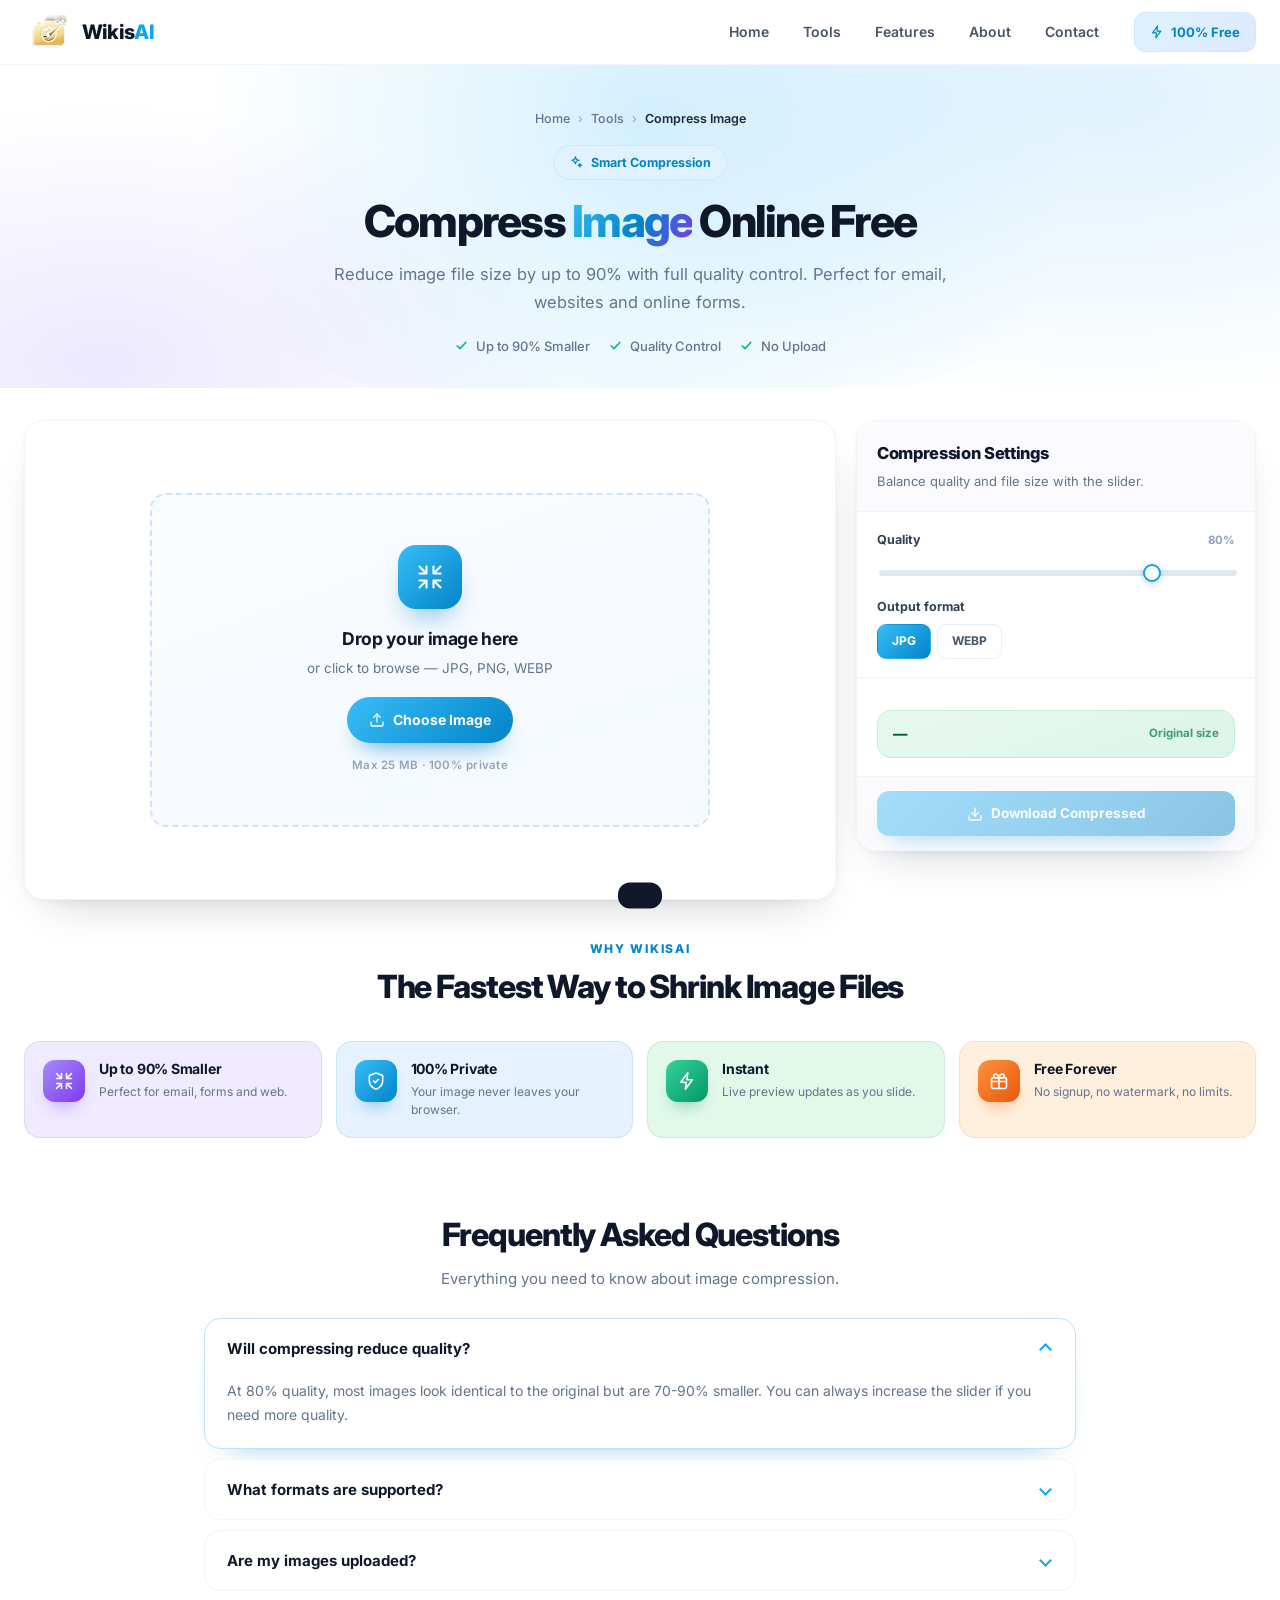
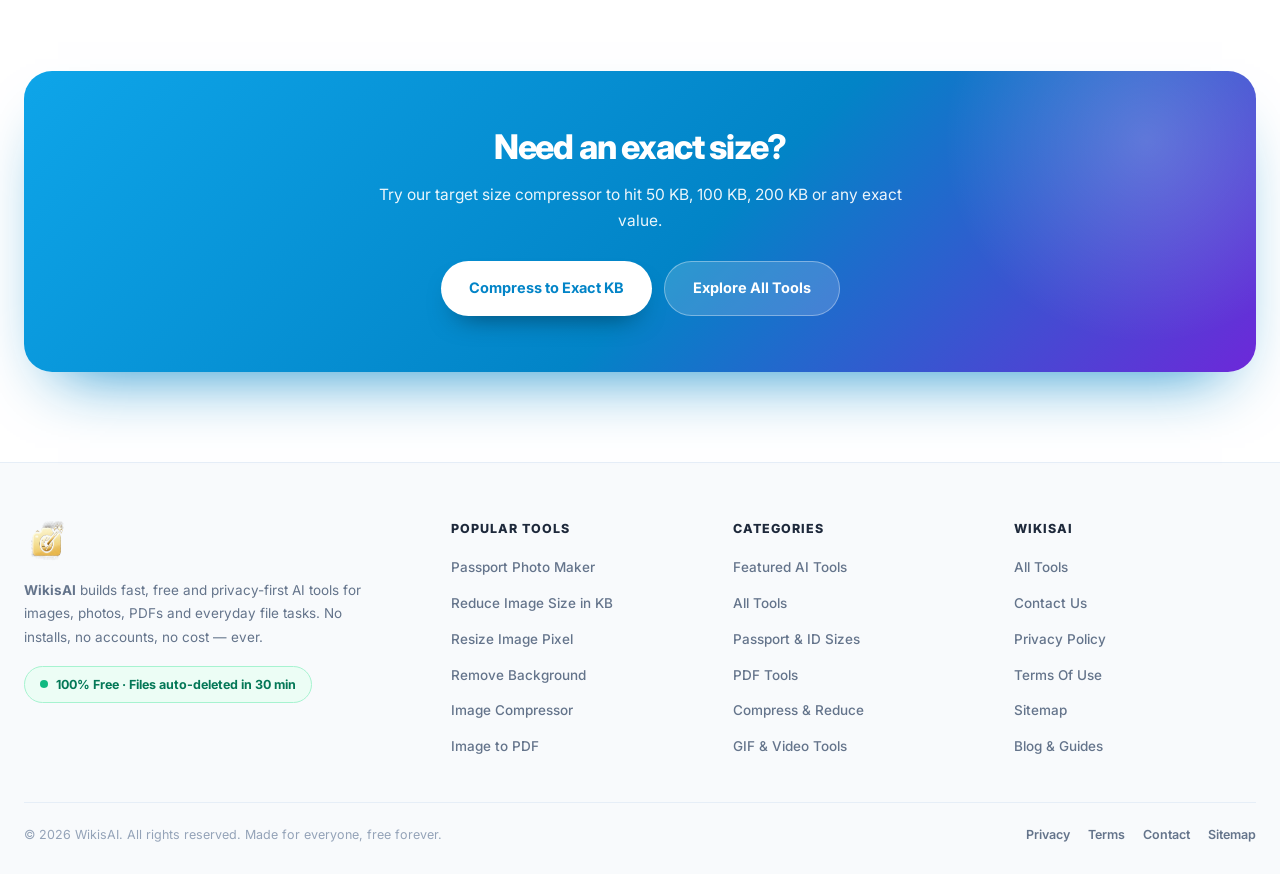
<file: compress-image.html>
<!DOCTYPE html>
<html lang="en">
<head>
<meta charset="UTF-8">
<meta name="viewport" content="width=device-width, initial-scale=1.0, maximum-scale=5">
    <script async src="https://www.googletagmanager.com/gtag/js?id=G-HY0QPVB05Q"></script>
  <script>
    window.dataLayer = window.dataLayer || [];
    function gtag() { dataLayer.push(arguments); }
    gtag('js', new Date());
    gtag('config', 'G-HY0QPVB05Q');
  </script>
<title>Compress Image Online Free – Reduce JPG &amp; PNG Size | WikisAI</title>
<meta name="description" content="Compress JPG, PNG and WEBP images online for free. Reduce file size up to 90% with quality control. No upload, no signup, no watermark.">
<meta name="keywords" content="compress image, image compressor, reduce image size, jpg compressor, png compressor, optimize image online">
<meta name="robots" content="index, follow, max-image-preview:large">
<meta name="theme-color" content="#0ea5e9">
<link rel="canonical" href="https://wikisai.com/compress-image.html">
<meta property="og:type" content="website">
<meta property="og:title" content="Compress Image Online Free – Reduce JPG &amp; PNG Size">
<meta property="og:description" content="Reduce image file size up to 90% with quality control. Free, no signup, no watermark.">
<meta property="og:image" content="https://wikisai.com/logo.png">
<link rel="icon" type="image/png" href="/logo.png">
<link rel="preconnect" href="https://fonts.googleapis.com">
<link rel="preconnect" href="https://fonts.gstatic.com" crossorigin>
<link href="https://fonts.googleapis.com/css2?family=Inter:wght@400;500;600;700;800;900&display=swap" rel="stylesheet">
<link rel="stylesheet" href="assets/wikisai.css">
<script type="application/ld+json">
{
  "@context":"https://schema.org",
  "@graph":[
    {"@type":"WebPage","@id":"https://wikisai.com/compress-image.html#webpage",
     "url":"https://wikisai.com/compress-image.html",
     "name":"Compress Image Online Free – Reduce JPG & PNG Size",
     "isPartOf":{"@id":"https://wikisai.com/#website"},"inLanguage":"en"},
    {"@type":"SoftwareApplication","name":"Image Compressor",
     "url":"https://wikisai.com/compress-image.html",
     "applicationCategory":"MultimediaApplication","operatingSystem":"Any (Web Browser)",
     "offers":{"@type":"Offer","price":"0","priceCurrency":"USD"},
     "aggregateRating":{"@type":"AggregateRating","ratingValue":"4.9","ratingCount":"2147"}},
    {"@type":"FAQPage","mainEntity":[
      {"@type":"Question","name":"Will compressing my image reduce its quality?",
       "acceptedAnswer":{"@type":"Answer","text":"Our smart compression keeps visual quality high. At 80% quality, most images look identical but are 70-90% smaller."}},
      {"@type":"Question","name":"What formats are supported?",
       "acceptedAnswer":{"@type":"Answer","text":"JPG, PNG and WEBP are fully supported. Output is JPG or WEBP depending on your choice."}}
    ]}
  ]
}
</script>
</head>
<body>

<section class="hero">
  <div class="hero-in">
    <nav class="breadcrumb" aria-label="Breadcrumb">
      <a href="/">Home</a><span>›</span>
      <a href="/#tools">Tools</a><span>›</span>
      <span style="color:var(--ink-2);font-weight:600">Compress Image</span>
    </nav>
    <span class="pill"><svg class="ic"><use href="#i-sparkle"/></svg> Smart Compression</span>
    <h1>Compress <span class="grad">Image</span> Online Free</h1>
    <p class="lead">Reduce image file size by up to 90% with full quality control. Perfect for email, websites and online forms.</p>
    <div class="hero-checks">
      <span><svg class="ic"><use href="#i-check"/></svg> Up to 90% Smaller</span>
      <span><svg class="ic"><use href="#i-check"/></svg> Quality Control</span>
      <span><svg class="ic"><use href="#i-check"/></svg> No Upload</span>
    </div>
  </div>
</section>

<div class="app">
  <section class="stage">
    <div class="drop" id="drop">
      <div class="ico"><svg class="ic"><use href="#i-compress"/></svg></div>
      <h3>Drop your image here</h3>
      <p>or click to browse — JPG, PNG, WEBP</p>
      <button class="btn-sel" type="button"><svg class="ic"><use href="#i-upload"/></svg> Choose Image</button>
      <p class="formats">Max 25 MB · 100% private</p>
      <input type="file" id="file" accept="image/*" hidden>
    </div>
    <div class="work" id="workState">
      <div class="canvas-holder" id="holder">
        <canvas id="view"></canvas>
      </div>
      <div class="readout" id="readout" style="width:100%;max-width:480px">
        <b id="sizeNow">—</b>
        <span id="saved">—</span>
      </div>
    </div>
  </section>

  <aside class="panel">
    <div class="panel-header">
      <h2 class="panel-title">Compression Settings</h2>
      <p class="panel-sub">Balance quality and file size with the slider.</p>
    </div>
    <div class="panel-body">
      <div class="panel-section">
        <div class="field">
          <div class="field-head"><label>Quality</label><span id="qVal">80%</span></div>
          <input type="range" id="quality" min="10" max="100" value="80" disabled>
        </div>
        <div class="field">
          <div class="field-head"><label>Output format</label></div>
          <div class="chips" id="fmt">
            <button data-fmt="image/jpeg" class="on" type="button" disabled>JPG</button>
            <button data-fmt="image/webp" type="button" disabled>WEBP</button>
          </div>
        </div>
      </div>
      <div class="panel-section">
        <div class="readout">
          <b id="sizeOrig">—</b>
          <span>Original size</span>
        </div>
      </div>
    </div>
    <div class="panel-foot">
      <button class="btn primary block" id="dlBtn" type="button" disabled>
        <svg class="ic"><use href="#i-download"/></svg> Download Compressed
      </button>
    </div>
  </aside>
</div>

<section class="section tight">
  <p class="sec-eyebrow">Why WikisAI</p>
  <h2 class="sec-title">The Fastest Way to Shrink Image Files</h2>
  <div class="feat-grid">
    <div class="fcard t-purple"><span class="fi"><svg class="ic"><use href="#i-compress"/></svg></span><span><b>Up to 90% Smaller</b><small>Perfect for email, forms and web.</small></span></div>
    <div class="fcard t-blue"><span class="fi"><svg class="ic"><use href="#i-shield"/></svg></span><span><b>100% Private</b><small>Your image never leaves your browser.</small></span></div>
    <div class="fcard t-green"><span class="fi"><svg class="ic"><use href="#i-bolt"/></svg></span><span><b>Instant</b><small>Live preview updates as you slide.</small></span></div>
    <div class="fcard t-orange"><span class="fi"><svg class="ic"><use href="#i-gift"/></svg></span><span><b>Free Forever</b><small>No signup, no watermark, no limits.</small></span></div>
  </div>
</section>

<section class="faq">
  <h2>Frequently Asked Questions</h2>
  <p class="faq-sub">Everything you need to know about image compression.</p>
  <details open><summary>Will compressing reduce quality?</summary><div class="ans">At 80% quality, most images look identical to the original but are 70-90% smaller. You can always increase the slider if you need more quality.</div></details>
  <details><summary>What formats are supported?</summary><div class="ans">JPG, PNG and WEBP are fully supported. Output is JPG or WEBP depending on your choice.</div></details>
  <details><summary>Are my images uploaded?</summary><div class="ans">No. Everything is processed inside your browser using HTML5 Canvas.</div></details>
</section>

<section class="cta">
  <div class="cta-in">
    <h2>Need an exact size?</h2>
    <p>Try our target size compressor to hit 50 KB, 100 KB, 200 KB or any exact value.</p>
    <div class="cta-btns">
      <a class="w" href="/reduce-image-size-in-kb.html">Compress to Exact KB</a>
      <a class="g" href="/#tools">Explore All Tools</a>
    </div>
  </div>
</section>

<script src="assets/wikisai.js"></script>
<script>
(function(){
  var $ = window.wikisai.$;
  var dropEl=$('#drop'), fileInput=$('#file'), workState=$('#workState');
  var viewCanvas=$('#view'), viewCtx=viewCanvas.getContext('2d');
  var quality=$('#quality'), fmtBtns=document.querySelectorAll('#fmt button');
  var dlBtn=$('#dlBtn');
  var src=null, srcW=0, srcH=0, curQuality=0.8, curFmt='image/jpeg', srcSize=0;

  function loadFile(file){
    if (!file) return;
    if (!/^image\//.test(file.type)){ window.wikisaiToast('Please choose an image.'); return; }
    if (file.size > 25*1024*1024){ window.wikisaiToast('Image larger than 25 MB.'); return; }
    srcSize = file.size;
    var url = URL.createObjectURL(file);
    var img = new Image();
    img.onload = function(){
      URL.revokeObjectURL(url);
      src = img; srcW = img.naturalWidth; srcH = img.naturalHeight;
      dropEl.classList.add('is-hidden'); workState.classList.add('show');
      viewCanvas.width = srcW; viewCanvas.height = srcH;
      viewCanvas.style.maxWidth = '100%'; viewCanvas.style.height = 'auto';
      quality.disabled = false;
      fmtBtns.forEach(function(b){ b.disabled = false; });
      dlBtn.disabled = false;
      $('#sizeOrig').textContent = window.wikisai.formatBytes(srcSize);
      render();
    };
    img.onerror = function(){ URL.revokeObjectURL(url); window.wikisaiToast('Could not load.'); };
    img.src = url;
  }

  function render(){
    if (!src) return;
    viewCtx.clearRect(0, 0, srcW, srcH);
    if (curFmt === 'image/jpeg'){ viewCtx.fillStyle = '#fff'; viewCtx.fillRect(0, 0, srcW, srcH); }
    viewCtx.drawImage(src, 0, 0);
    viewCanvas.toBlob(function(b){
      if (!b) return;
      $('#sizeNow').textContent = window.wikisai.formatBytes(b.size);
      var saved = Math.max(0, Math.round((1 - b.size/srcSize)*100));
      $('#saved').textContent = saved + '% saved';
    }, curFmt, curQuality);
  }

  quality.addEventListener('input', function(){ curQuality = this.value/100; $('#qVal').textContent = this.value + '%'; render(); });
  fmtBtns.forEach(function(b){
    b.addEventListener('click', function(){
      curFmt = this.dataset.fmt;
      fmtBtns.forEach(function(x){ x.classList.toggle('on', x===this); }, this);
      fmtBtns.forEach(function(x){ if (x!==b) x.classList.remove('on'); });
      b.classList.add('on');
      render();
    });
  });
  dlBtn.addEventListener('click', function(){
    if (!src) return;
    var ext = curFmt === 'image/webp' ? 'webp' : 'jpg';
    viewCanvas.toBlob(function(blob){
      window.wikisai.downloadBlob(blob, 'wikisai-compressed.' + ext);
    }, curFmt, curQuality);
  });

  dropEl.addEventListener('click', function(){ fileInput.click(); });
  fileInput.addEventListener('change', function(){ if (this.files[0]) loadFile(this.files[0]); this.value=''; });
  ['dragenter','dragover'].forEach(function(ev){ document.addEventListener(ev, function(e){ e.preventDefault(); dropEl.classList.add('over'); }); });
  ['dragleave','drop'].forEach(function(ev){ document.addEventListener(ev, function(e){ e.preventDefault(); if (ev==='dragleave' && e.relatedTarget) return; dropEl.classList.remove('over'); }); });
  document.addEventListener('drop', function(e){ if (e.dataTransfer.files[0]) loadFile(e.dataTransfer.files[0]); });
  document.addEventListener('paste', function(e){
    var items = e.clipboardData && e.clipboardData.items;
    if (!items) return;
    for (var i=0;i<items.length;i++){ if (items[i].type.indexOf('image')===0){ loadFile(items[i].getAsFile()); break; } }
  });
})();
</script>
</body>
</html>
</file>
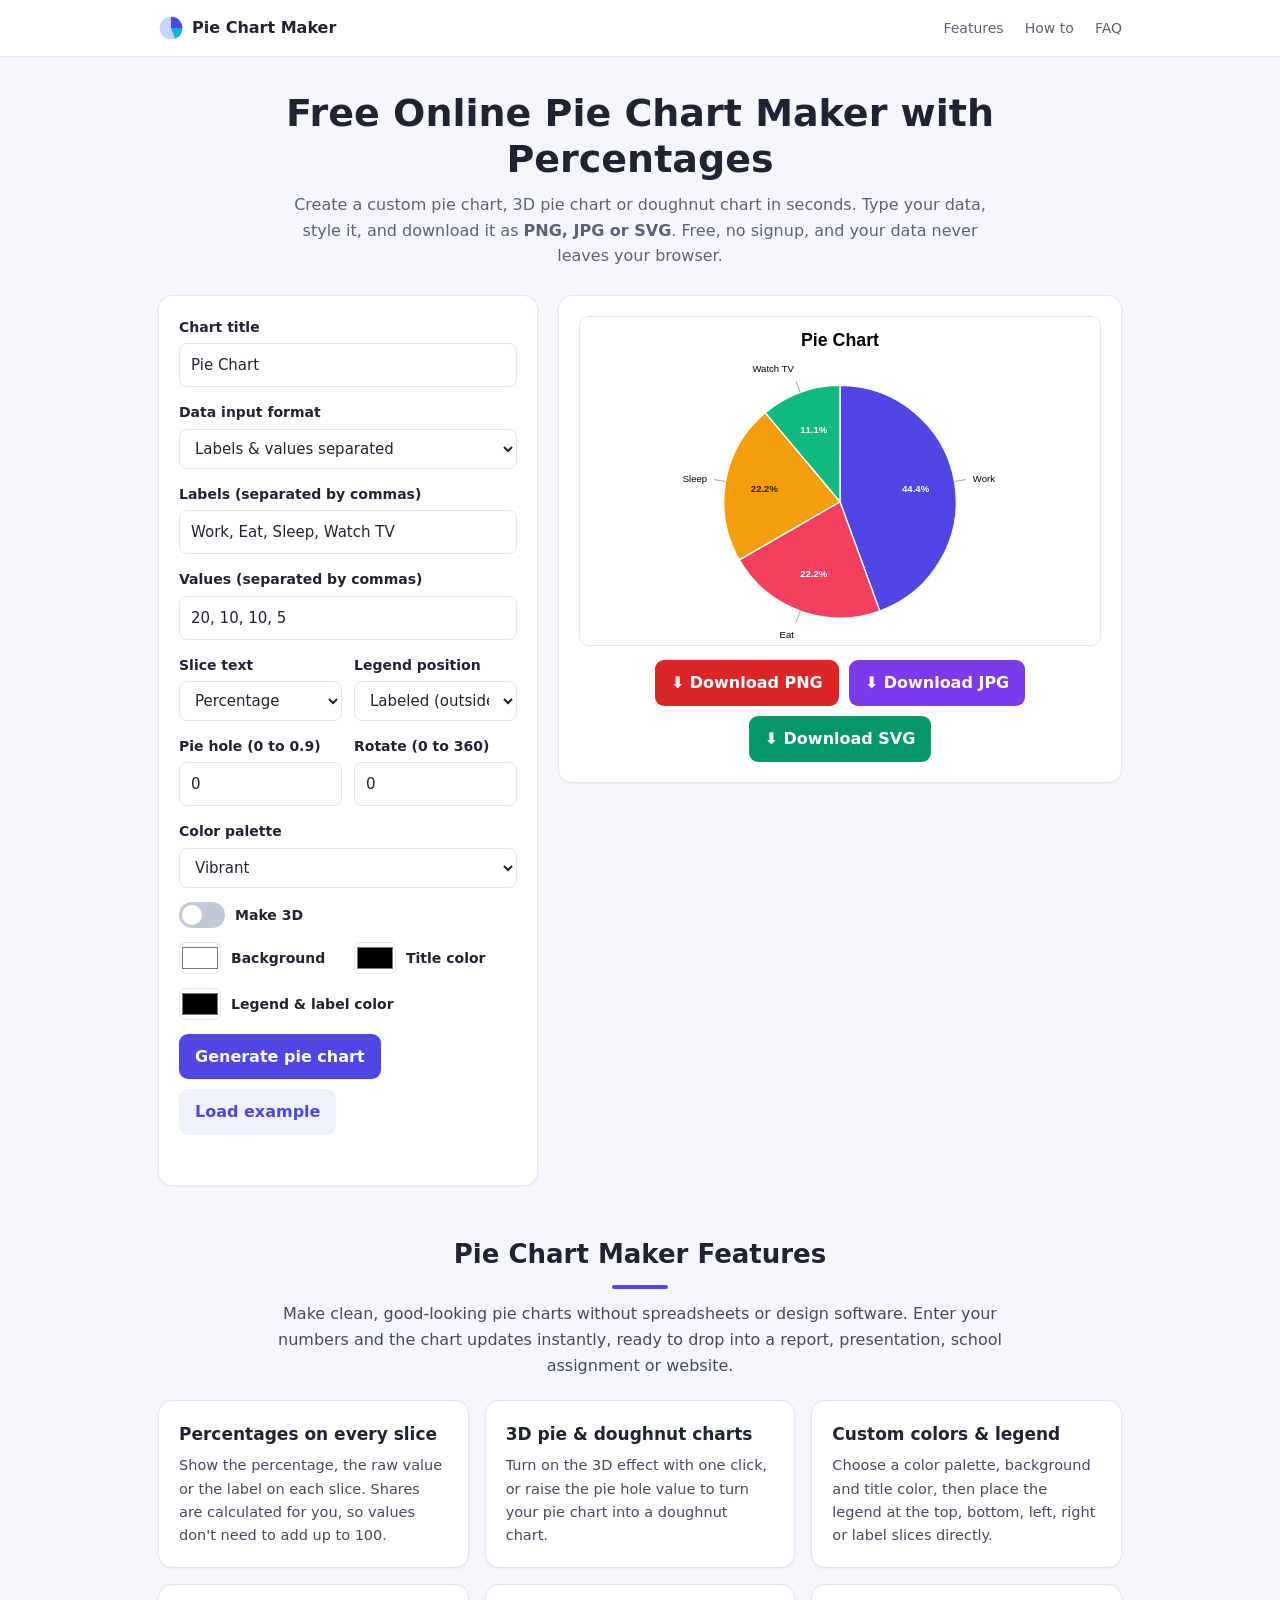
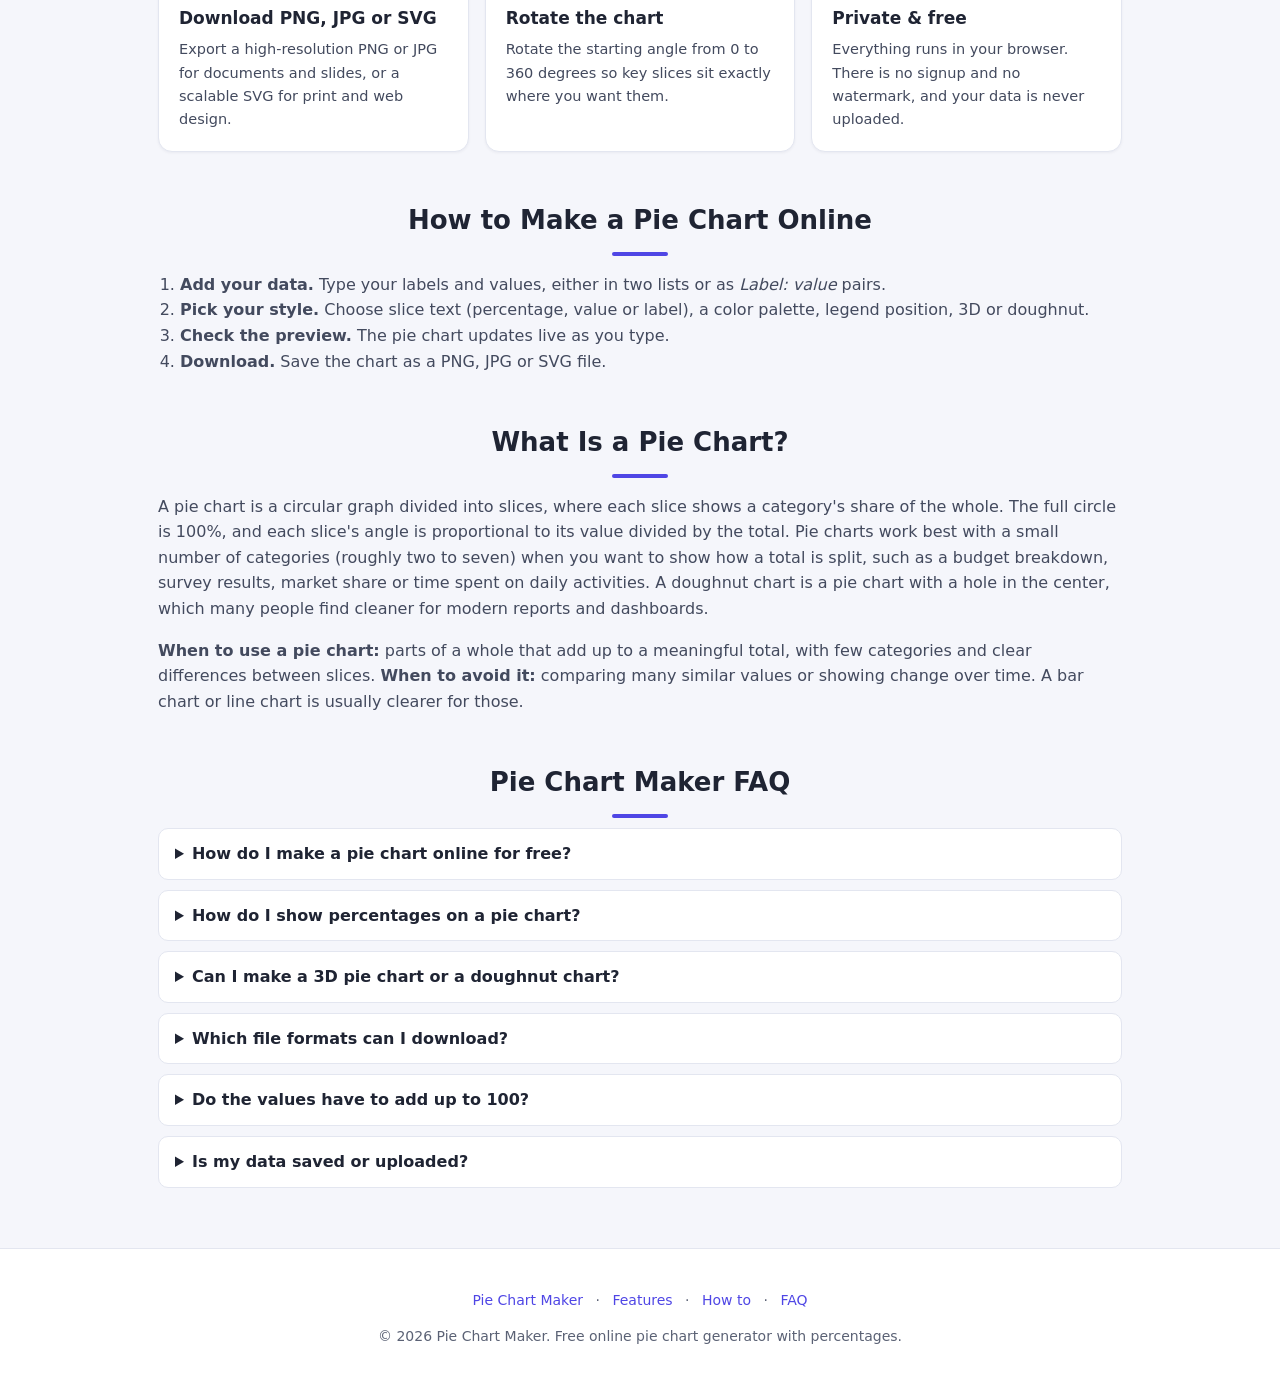
<file: free-online-pie-chart-maker-with-percentages-download-png-jpg-svg.html>
<!DOCTYPE html>
<html lang="en">
<head>
<meta charset="UTF-8">
<meta name="viewport" content="width=device-width, initial-scale=1">
<title>Free Online Pie Chart Maker with Percentages – Create, Customize & Download as PNG, JPG or SVG</title>
<meta name="description" content="Free online pie chart maker: enter labels and values, add percentages, make it 3D or a doughnut chart, pick colors and download your pie chart as PNG, JPG or SVG. No signup.">
<meta name="keywords" content="pie chart maker, free online pie chart maker, pie chart generator, pie chart with percentages, 3d pie chart maker, doughnut chart maker, download pie chart as png, pie chart svg, make a pie chart online">
<meta name="robots" content="index, follow, max-image-preview:large, max-snippet:-1">
<meta name="theme-color" content="#4f46e5">
<!-- IMPORTANT: replace YOURDOMAIN.com with your real domain everywhere in this file -->
<link rel="canonical" href="https://YOURDOMAIN.com/free-online-pie-chart-maker-with-percentages-download-png-jpg-svg">

<meta property="og:type" content="website">
<meta property="og:title" content="Free Online Pie Chart Maker with Percentages – Download as PNG, JPG or SVG">
<meta property="og:description" content="Make a custom pie chart online in seconds. 3D, doughnut, percentages, custom colors. Download as PNG, JPG or SVG for free.">
<meta property="og:url" content="https://YOURDOMAIN.com/free-online-pie-chart-maker-with-percentages-download-png-jpg-svg">
<meta property="og:image" content="https://YOURDOMAIN.com/preview.png">
<meta name="twitter:card" content="summary_large_image">
<meta name="twitter:title" content="Free Online Pie Chart Maker with Percentages">
<meta name="twitter:description" content="Create, customize and download pie charts as PNG, JPG or SVG. Free, no signup.">
<meta name="twitter:image" content="https://YOURDOMAIN.com/preview.png">

<script type="application/ld+json">
{
  "@context": "https://schema.org",
  "@graph": [
    {
      "@type": "WebApplication",
      "name": "Free Online Pie Chart Maker",
      "url": "https://YOURDOMAIN.com/free-online-pie-chart-maker-with-percentages-download-png-jpg-svg",
      "applicationCategory": "BusinessApplication",
      "operatingSystem": "Any (web browser)",
      "description": "Create custom pie charts and doughnut charts online with percentages, 3D effect and custom colors. Download as PNG, JPG or SVG.",
      "offers": { "@type": "Offer", "price": "0", "priceCurrency": "USD" },
      "featureList": "Percentages on slices, 3D pie chart, doughnut chart, custom colors, legend positions, PNG JPG SVG download"
    },
    {
      "@type": "BreadcrumbList",
      "itemListElement": [
        { "@type": "ListItem", "position": 1, "name": "Home", "item": "https://YOURDOMAIN.com/" },
        { "@type": "ListItem", "position": 2, "name": "Pie Chart Maker", "item": "https://YOURDOMAIN.com/free-online-pie-chart-maker-with-percentages-download-png-jpg-svg" }
      ]
    },
    {
      "@type": "FAQPage",
      "mainEntity": [
        { "@type": "Question", "name": "How do I make a pie chart online for free?",
          "acceptedAnswer": { "@type": "Answer", "text": "Type your labels and values into the form above, choose your options, and the pie chart is generated instantly. Then click Download PNG, JPG or SVG." } },
        { "@type": "Question", "name": "How do I show percentages on a pie chart?",
          "acceptedAnswer": { "@type": "Answer", "text": "Set the Slice Text option to Percentage. Each slice then shows its share of the total, calculated automatically from your values." } },
        { "@type": "Question", "name": "Can I make a 3D pie chart or a doughnut chart?",
          "acceptedAnswer": { "@type": "Answer", "text": "Yes. Switch on the 3D option for a 3D pie chart, or set Pie Hole above 0 (for example 0.5) to turn the pie into a doughnut chart." } },
        { "@type": "Question", "name": "Which file formats can I download?",
          "acceptedAnswer": { "@type": "Answer", "text": "You can download your pie chart as a PNG, JPG or SVG file. SVG is a vector format that stays sharp at any size." } },
        { "@type": "Question", "name": "Do the values have to add up to 100?",
          "acceptedAnswer": { "@type": "Answer", "text": "No. Enter any positive numbers. The chart works out each slice's share of the total, so values do not need to add up to 100." } },
        { "@type": "Question", "name": "Is my data saved or uploaded?",
          "acceptedAnswer": { "@type": "Answer", "text": "No. The chart is drawn entirely in your browser. Your data never leaves your device." } }
      ]
    }
  ]
}
</script>

<style>
  :root{
    --bg:#f5f6fb; --card:#fff; --ink:#1f2433; --muted:#5b6275; --line:#e3e6f0;
    --brand:#4f46e5; --brand-d:#3b34c4; --ok:#059669; --err:#dc2626;
  }
  *{box-sizing:border-box}
  html{scroll-behavior:smooth}
  body{margin:0;font-family:system-ui,-apple-system,"Segoe UI",Roboto,Helvetica,Arial,sans-serif;background:var(--bg);color:var(--ink);line-height:1.6}
  a{color:var(--brand)}
  header.top{background:#fff;border-bottom:1px solid var(--line);position:sticky;top:0;z-index:10}
  .wrap{max-width:1000px;margin:0 auto;padding:0 18px}
  .top .wrap{display:flex;align-items:center;justify-content:space-between;height:56px}
  .logo{display:flex;align-items:center;gap:8px;font-weight:700;text-decoration:none;color:var(--ink)}
  .logo svg{width:26px;height:26px}
  nav a{margin-left:16px;font-size:14px;text-decoration:none;color:var(--muted)}
  nav a:hover{color:var(--brand)}
  h1{font-size:clamp(26px,4.2vw,38px);line-height:1.2;text-align:center;margin:34px 0 10px}
  .lead{text-align:center;color:var(--muted);max-width:720px;margin:0 auto 26px}
  .tool{display:grid;grid-template-columns:minmax(0,380px) minmax(0,1fr);gap:20px;align-items:start}
  @media(max-width:860px){.tool{grid-template-columns:1fr}}
  .card{background:var(--card);border:1px solid var(--line);border-radius:14px;padding:20px;box-shadow:0 1px 3px rgba(20,25,50,.05)}
  .field{margin-bottom:14px}
  label{display:block;font-size:14px;font-weight:600;margin-bottom:5px}
  input[type=text],input[type=number],select,textarea{width:100%;font:inherit;font-size:15px;padding:9px 11px;border:1.5px solid var(--line);border-radius:8px;background:#fff;color:var(--ink)}
  textarea{min-height:92px;resize:vertical}
  input:focus,select:focus,textarea:focus{outline:none;border-color:var(--brand);box-shadow:0 0 0 3px rgba(79,70,229,.15)}
  .row{display:grid;grid-template-columns:1fr 1fr;gap:12px}
  .inline{display:flex;align-items:center;gap:10px}
  .inline label{margin:0}
  input[type=color]{width:42px;height:32px;padding:0;border:1.5px solid var(--line);border-radius:6px;background:#fff;cursor:pointer}
  .switch{position:relative;width:46px;height:26px;flex:none}
  .switch input{opacity:0;width:0;height:0}
  .switch span{position:absolute;inset:0;background:#c3c8d8;border-radius:26px;transition:.2s;cursor:pointer}
  .switch span:before{content:"";position:absolute;width:20px;height:20px;left:3px;top:3px;background:#fff;border-radius:50%;transition:.2s}
  .switch input:checked+span{background:var(--brand)}
  .switch input:checked+span:before{transform:translateX(20px)}
  .hint{font-size:12.5px;color:var(--muted);margin-top:4px}
  .btn{font:inherit;font-weight:600;border:0;border-radius:9px;padding:10px 16px;cursor:pointer;color:#fff;background:var(--brand)}
  .btn:hover{background:var(--brand-d)}
  .btn.ghost{background:#eef0fa;color:var(--brand)}
  .btn.ghost:hover{background:#e1e4f6}
  .btn:disabled{opacity:.45;cursor:not-allowed}
  .btns{display:flex;gap:10px;flex-wrap:wrap}
  #msg{font-size:14px;margin:10px 0 0;min-height:20px}
  #msg.err{color:var(--err)} #msg.warn{color:#b45309}
  .out{position:sticky;top:70px}
  @media(max-width:860px){.out{position:static}}
  #chartBox{background:#fff;border:1px solid var(--line);border-radius:10px;overflow:hidden}
  #chartBox svg{display:block;width:100%;height:auto}
  .dl{display:flex;gap:10px;flex-wrap:wrap;justify-content:center;margin-top:14px}
  .dl .btn.png{background:#dc2626}.dl .btn.png:hover{background:#b91c1c}
  .dl .btn.jpg{background:#7c3aed}.dl .btn.jpg:hover{background:#6d28d9}
  .dl .btn.svg{background:var(--ok)}.dl .btn.svg:hover{background:#047857}
  section.content{margin:48px auto 0}
  section.content h2{font-size:26px;margin:0 0 8px;text-align:center}
  section.content h2:after{content:"";display:block;width:56px;height:4px;background:var(--brand);border-radius:4px;margin:10px auto 0}
  section.content p{color:#434a5e}
  .grid3{display:grid;grid-template-columns:repeat(3,1fr);gap:16px;margin-top:22px}
  @media(max-width:760px){.grid3{grid-template-columns:1fr}}
  .grid3 .card h3{margin:0 0 6px;font-size:17px}
  .grid3 .card p{margin:0;font-size:14.5px}
  ol.steps{padding-left:22px;color:#434a5e}
  details{background:#fff;border:1px solid var(--line);border-radius:10px;padding:12px 16px;margin:10px 0}
  summary{font-weight:600;cursor:pointer}
  details p{margin:8px 0 0}
  footer{margin-top:60px;border-top:1px solid var(--line);background:#fff;padding:26px 0;text-align:center;color:var(--muted);font-size:14px}
  footer a{margin:0 8px;text-decoration:none}
  .sr{position:absolute;left:-9999px}
</style>
</head>
<body>

<header class="top">
  <div class="wrap">
    <a class="logo" href="#top" aria-label="Pie Chart Maker home">
      <svg viewBox="0 0 32 32" aria-hidden="true"><circle cx="16" cy="16" r="14" fill="#c7d2fe"/><path d="M16 2a14 14 0 0 1 14 14H16z" fill="#4f46e5"/><path d="M16 16h14a14 14 0 0 1-9 13z" fill="#06b6d4"/></svg>
      Pie Chart Maker
    </a>
    <nav aria-label="Main">
      <a href="#features">Features</a>
      <a href="#how-to">How to</a>
      <a href="#faq">FAQ</a>
    </nav>
  </div>
</header>

<main class="wrap" id="top">
  <h1>Free Online Pie Chart Maker with Percentages</h1>
  <p class="lead">Create a custom pie chart, 3D pie chart or doughnut chart in seconds. Type your data, style it, and download it as <strong>PNG, JPG or SVG</strong>. Free, no signup, and your data never leaves your browser.</p>

  <noscript><p class="card">This pie chart maker needs JavaScript. Please enable it in your browser.</p></noscript>

  <div class="tool">
    <!-- CONTROLS -->
    <form class="card" id="form" onsubmit="return false" aria-label="Pie chart settings">
      <div class="field">
        <label for="title">Chart title</label>
        <input type="text" id="title" value="Pie Chart" placeholder="Enter title for chart" autocomplete="off">
      </div>

      <div class="field">
        <label for="mode">Data input format</label>
        <select id="mode">
          <option value="separate" selected>Labels &amp; values separated</option>
          <option value="together">Labels &amp; values together</option>
        </select>
      </div>

      <div id="sepBox">
        <div class="field">
          <label for="labels">Labels (separated by commas)</label>
          <input type="text" id="labels" value="Work, Eat, Sleep, Watch TV" placeholder="Work, Eat, Sleep, Watch TV" autocomplete="off">
        </div>
        <div class="field">
          <label for="values">Values (separated by commas)</label>
          <input type="text" id="values" value="20, 10, 10, 5" placeholder="20, 10, 10, 5" autocomplete="off">
        </div>
      </div>

      <div id="togBox" hidden>
        <div class="field">
          <label for="together">Label: value (one per line or comma separated)</label>
          <textarea id="together" placeholder="Work: 20&#10;Eat: 10&#10;Sleep: 10&#10;Watch TV: 5">Work: 20
Eat: 10
Sleep: 10
Watch TV: 5</textarea>
          <div class="hint">Use a colon or equals sign, e.g. <code>Rent: 1200</code></div>
        </div>
      </div>

      <div class="row">
        <div class="field">
          <label for="sliceText">Slice text</label>
          <select id="sliceText">
            <option value="percentage" selected>Percentage</option>
            <option value="value">Value</option>
            <option value="label">Label</option>
            <option value="none">None</option>
          </select>
        </div>
        <div class="field">
          <label for="legendPos">Legend position</label>
          <select id="legendPos">
            <option value="labeled" selected>Labeled (outside)</option>
            <option value="top">Top</option>
            <option value="bottom">Bottom</option>
            <option value="left">Left</option>
            <option value="right">Right</option>
            <option value="none">None</option>
          </select>
        </div>
      </div>

      <div class="row">
        <div class="field">
          <label for="hole">Pie hole (0 to 0.9)</label>
          <input type="number" id="hole" min="0" max="0.9" step="0.05" value="0">
        </div>
        <div class="field">
          <label for="rotate">Rotate (0 to 360)</label>
          <input type="number" id="rotate" min="0" max="360" step="10" value="0">
        </div>
      </div>

      <div class="field">
        <label for="palette">Color palette</label>
        <select id="palette">
          <option value="vibrant" selected>Vibrant</option>
          <option value="pastel">Pastel</option>
          <option value="ocean">Ocean</option>
          <option value="warm">Warm</option>
          <option value="mono">Indigo shades</option>
        </select>
      </div>

      <div class="field inline">
        <label class="switch" for="is3d" style="margin:0"><input type="checkbox" id="is3d"><span></span></label>
        <label for="is3d">Make 3D</label>
      </div>

      <div class="row">
        <div class="field inline"><input type="color" id="bg" value="#ffffff"><label for="bg">Background</label></div>
        <div class="field inline"><input type="color" id="titleColor" value="#000000"><label for="titleColor">Title color</label></div>
      </div>
      <div class="field inline"><input type="color" id="legendColor" value="#000000"><label for="legendColor">Legend &amp; label color</label></div>

      <div class="btns">
        <button type="button" class="btn" id="gen">Generate pie chart</button>
        <button type="button" class="btn ghost" id="example">Load example</button>
      </div>
      <div id="msg" role="status" aria-live="polite"></div>
    </form>

    <!-- OUTPUT -->
    <div class="out">
      <div class="card">
        <div id="chartBox" aria-label="Your pie chart"></div>
        <div class="dl">
          <button class="btn png" id="dlPng" type="button">⬇ Download PNG</button>
          <button class="btn jpg" id="dlJpg" type="button">⬇ Download JPG</button>
          <button class="btn svg" id="dlSvg" type="button">⬇ Download SVG</button>
        </div>
      </div>
    </div>
  </div>

  <!-- SEO CONTENT -->
  <section class="content" id="features">
    <h2>Pie Chart Maker Features</h2>
    <p style="text-align:center;max-width:760px;margin:12px auto 0">Make clean, good-looking pie charts without spreadsheets or design software. Enter your numbers and the chart updates instantly, ready to drop into a report, presentation, school assignment or website.</p>
    <div class="grid3">
      <div class="card"><h3>Percentages on every slice</h3><p>Show the percentage, the raw value or the label on each slice. Shares are calculated for you, so values don't need to add up to 100.</p></div>
      <div class="card"><h3>3D pie &amp; doughnut charts</h3><p>Turn on the 3D effect with one click, or raise the pie hole value to turn your pie chart into a doughnut chart.</p></div>
      <div class="card"><h3>Custom colors &amp; legend</h3><p>Choose a color palette, background and title color, then place the legend at the top, bottom, left, right or label slices directly.</p></div>
      <div class="card"><h3>Download PNG, JPG or SVG</h3><p>Export a high-resolution PNG or JPG for documents and slides, or a scalable SVG for print and web design.</p></div>
      <div class="card"><h3>Rotate the chart</h3><p>Rotate the starting angle from 0 to 360 degrees so key slices sit exactly where you want them.</p></div>
      <div class="card"><h3>Private &amp; free</h3><p>Everything runs in your browser. There is no signup and no watermark, and your data is never uploaded.</p></div>
    </div>
  </section>

  <section class="content" id="how-to">
    <h2>How to Make a Pie Chart Online</h2>
    <ol class="steps">
      <li><strong>Add your data.</strong> Type your labels and values, either in two lists or as <em>Label: value</em> pairs.</li>
      <li><strong>Pick your style.</strong> Choose slice text (percentage, value or label), a color palette, legend position, 3D or doughnut.</li>
      <li><strong>Check the preview.</strong> The pie chart updates live as you type.</li>
      <li><strong>Download.</strong> Save the chart as a PNG, JPG or SVG file.</li>
    </ol>
  </section>

  <section class="content" id="what-is">
    <h2>What Is a Pie Chart?</h2>
    <p>A pie chart is a circular graph divided into slices, where each slice shows a category's share of the whole. The full circle is 100%, and each slice's angle is proportional to its value divided by the total. Pie charts work best with a small number of categories (roughly two to seven) when you want to show how a total is split, such as a budget breakdown, survey results, market share or time spent on daily activities. A doughnut chart is a pie chart with a hole in the center, which many people find cleaner for modern reports and dashboards.</p>
    <p><strong>When to use a pie chart:</strong> parts of a whole that add up to a meaningful total, with few categories and clear differences between slices. <strong>When to avoid it:</strong> comparing many similar values or showing change over time. A bar chart or line chart is usually clearer for those.</p>
  </section>

  <section class="content" id="faq">
    <h2>Pie Chart Maker FAQ</h2>
    <details><summary>How do I make a pie chart online for free?</summary><p>Type your labels and values in the form above, choose your options, and the pie chart is generated instantly. Then click Download PNG, JPG or SVG.</p></details>
    <details><summary>How do I show percentages on a pie chart?</summary><p>Set <em>Slice text</em> to <em>Percentage</em>. Each slice shows its share of the total, calculated automatically from your values.</p></details>
    <details><summary>Can I make a 3D pie chart or a doughnut chart?</summary><p>Yes. Switch on <em>Make 3D</em> for a 3D pie chart, or set <em>Pie hole</em> above 0 (for example 0.5) to make a doughnut chart.</p></details>
    <details><summary>Which file formats can I download?</summary><p>PNG, JPG and SVG. SVG is a vector format that stays sharp at any size, which makes it ideal for print.</p></details>
    <details><summary>Do the values have to add up to 100?</summary><p>No. Enter any positive numbers. The chart works out each slice's share of the total.</p></details>
    <details><summary>Is my data saved or uploaded?</summary><p>No. The chart is drawn entirely in your browser and your data never leaves your device.</p></details>
  </section>
</main>

<footer>
  <div class="wrap">
    <p><a href="#top">Pie Chart Maker</a> · <a href="#features">Features</a> · <a href="#how-to">How to</a> · <a href="#faq">FAQ</a></p>
    <p>© <span id="yr">2026</span> Pie Chart Maker. Free online pie chart generator with percentages.</p>
  </div>
</footer>

<script>
(function(){
  "use strict";
  var $ = function(id){ return document.getElementById(id); };

  var PALETTES = {
    vibrant:["#4f46e5","#f43f5e","#f59e0b","#10b981","#06b6d4","#a855f7","#ec4899","#84cc16","#f97316","#3b82f6","#14b8a6","#eab308"],
    pastel:["#a5b4fc","#fda4af","#fcd34d","#6ee7b7","#67e8f9","#d8b4fe","#f9a8d4","#bef264","#fdba74","#93c5fd","#5eead4","#fde047"],
    ocean:["#0c4a6e","#0369a1","#0284c7","#0ea5e9","#38bdf8","#7dd3fc","#0f766e","#14b8a6","#2dd4bf","#1d4ed8","#60a5fa","#164e63"],
    warm:["#7f1d1d","#b91c1c","#dc2626","#ea580c","#f97316","#f59e0b","#fbbf24","#be185d","#e11d48","#fb7185","#92400e","#d97706"],
    mono:["#312e81","#3730a3","#4338ca","#4f46e5","#6366f1","#818cf8","#a5b4fc","#c7d2fe","#1e1b4b","#5b21b6","#7c3aed","#a78bfa"]
  };

  function colorFor(i, pal){
    var p = PALETTES[pal] || PALETTES.vibrant;
    if(i < p.length) return p[i];
    return "hsl(" + ((i * 47) % 360) + " 65% 55%)";
  }
  function isLight(c){
    if(c.charAt(0) !== "#") return false;
    var r = parseInt(c.substr(1,2),16), g = parseInt(c.substr(3,2),16), b = parseInt(c.substr(5,2),16);
    return (0.299*r + 0.587*g + 0.114*b) > 165;
  }
  function esc(s){
    return String(s).replace(/&/g,"&amp;").replace(/</g,"&lt;").replace(/>/g,"&gt;").replace(/"/g,"&quot;");
  }
  function tw(s, size){ return String(s).length * (size || 14) * 0.58; }
  function clamp(n, a, b){ return Math.min(b, Math.max(a, n)); }
  function fmt(n){
    if(Math.abs(n) >= 1e6) return n.toLocaleString("en-US", {maximumFractionDigits:2});
    return String(Math.round(n * 1000) / 1000);
  }
  function pctStr(p){ return (Math.round(p * 10) / 10) + "%"; }
  function setMsg(text, cls){ var m = $("msg"); m.textContent = text || ""; m.className = cls || ""; }

  /* ---------- parsing ---------- */
  function parseData(){
    var items = [], warns = [], err = null;
    if($("mode").value === "separate"){
      var labels = $("labels").value.split(",").map(function(s){return s.trim();}).filter(Boolean);
      var rawVals = $("values").value.split(",").map(function(s){return s.trim();}).filter(Boolean);
      if(!rawVals.length) return {items:[], warns:warns, err:"Enter some values, for example: 20, 10, 10, 5"};
      for(var i = 0; i < rawVals.length; i++){
        var v = Number(rawVals[i].replace(/%$/, ""));
        if(!isFinite(v)){ return {items:[], warns:warns, err:"“" + rawVals[i] + "” is not a number. Use digits only, separated by commas."}; }
        items.push({label: labels[i] || ("Item " + (i + 1)), value: v});
      }
      if(labels.length > rawVals.length) warns.push("You entered more labels than values; extra labels were ignored.");
      if(labels.length < rawVals.length) warns.push("Some values have no label, so they were named Item N.");
    } else {
      var tokens = $("together").value.split(/[\n;,]+/).map(function(s){return s.trim();}).filter(Boolean);
      if(!tokens.length) return {items:[], warns:warns, err:"Enter some pairs, for example: Work: 20"};
      for(var j = 0; j < tokens.length; j++){
        var m = tokens[j].match(/^(.+?)\s*[:=]\s*(-?\d+(?:\.\d+)?)\s*%?$/) || tokens[j].match(/^(.+?)\s+(-?\d+(?:\.\d+)?)\s*%?$/);
        if(!m) return {items:[], warns:warns, err:"Couldn't read “" + tokens[j] + "”. Use the format Label: 20"};
        items.push({label: m[1].trim(), value: parseFloat(m[2])});
      }
    }
    var kept = items.filter(function(it){ return it.value > 0; });
    if(kept.length < items.length) warns.push("Zero and negative values can't be shown in a pie chart and were skipped.");
    if(!kept.length) err = "Enter at least one value greater than zero.";
    return {items:kept, warns:warns, err:err};
  }

  /* ---------- rendering ---------- */
  var lastSvg = "", lastW = 0, lastH = 0;

  function build(items){
    var title = $("title").value.trim();
    var is3d = $("is3d").checked;
    var hole = clamp(parseFloat($("hole").value) || 0, 0, 0.9);
    var rot = parseFloat($("rotate").value) || 0;
    var legend = $("legendPos").value;
    var sliceText = $("sliceText").value;
    var pal = $("palette").value;
    var bg = $("bg").value, tc = $("titleColor").value, lc = $("legendColor").value;
    var FONT = "font-family=\"Arial, Helvetica, sans-serif\"";

    var R = 170, rx = R, ry = is3d ? R * 0.58 : R, depth = is3d ? 30 : 0;
    var total = items.reduce(function(s, it){ return s + it.value; }, 0);
    var n = items.length;
    var maxLabel = items.reduce(function(m, it){ return Math.max(m, tw(it.label, 14)); }, 0);

    var W = 760;
    if(legend === "labeled") W = Math.max(W, 2 * (R * 1.2 + 24 + maxLabel));
    W = Math.ceil(W);

    var titleH = title ? 68 : 26;

    /* legend geometry */
    var topH = 0, botH = 0, sideW = 0, vertH = 0, rows = [];
    if(legend === "top" || legend === "bottom"){
      var maxRow = W - 60, cur = [], curW = 0;
      items.forEach(function(it, i){
        var w = 26 + tw(it.label, 14) + 24;
        if(curW + w > maxRow && cur.length){ rows.push({items:cur, w:curW}); cur = []; curW = 0; }
        cur.push({it:it, i:i, w:w}); curW += w;
      });
      if(cur.length) rows.push({items:cur, w:curW});
      var lh = rows.length * 26 + 18;
      if(legend === "top") topH = lh; else botH = lh;
    }
    if(legend === "left" || legend === "right"){
      sideW = maxLabel + 60;
      vertH = n * 28 + 10;
    }

    var pieBlockH = 2 * ry + depth + (legend === "labeled" ? 64 : 24);
    var contentH = Math.max(pieBlockH, vertH + 20);
    var H = Math.ceil(titleH + topH + contentH + botH + 8);

    var cx = W / 2;
    if(legend === "right") cx = (W - sideW) / 2;
    if(legend === "left") cx = sideW + (W - sideW) / 2;
    var cy = titleH + topH + contentH / 2 - depth / 2;

    function P(a, f, dy){ return [cx + rx * f * Math.cos(a), cy + ry * f * Math.sin(a) + (dy || 0)]; }
    function pt(p){ return p[0].toFixed(2) + " " + p[1].toFixed(2); }

    var out = [];
    out.push("<svg xmlns=\"http://www.w3.org/2000/svg\" width=\"" + W + "\" height=\"" + H + "\" viewBox=\"0 0 " + W + " " + H + "\" role=\"img\" aria-label=\"" + esc((title || "Pie chart")) + "\">");
    out.push("<rect width=\"" + W + "\" height=\"" + H + "\" fill=\"" + bg + "\"/>");
    if(title){
      out.push("<text x=\"" + (W / 2) + "\" y=\"" + 42 + "\" text-anchor=\"middle\" font-size=\"26\" font-weight=\"700\" fill=\"" + tc + "\" " + FONT + ">" + esc(title) + "</text>");
    }

    /* compute slices */
    var a = (-90 + rot) * Math.PI / 180;
    var slices = items.map(function(it, i){
      var span = it.value / total * 2 * Math.PI;
      var s = {label: it.label, value: it.value, pct: it.value / total * 100, start: a, end: a + span, color: colorFor(i, pal)};
      a += span;
      return s;
    });
    var TWO = 2 * Math.PI;

    /* 3D side walls first */
    if(is3d){
      slices.forEach(function(s){
        var k0 = Math.floor(s.start / TWO) - 1, k1 = Math.ceil(s.end / TWO) + 1;
        for(var k = k0; k <= k1; k++){
          var lo = Math.max(s.start, TWO * k), hi = Math.min(s.end, TWO * k + Math.PI);
          if(hi - lo < 1e-6) continue;
          var d = "M" + pt(P(lo, 1)) + " A" + rx + " " + ry + " 0 0 1 " + pt(P(hi, 1)) +
                  " L" + pt(P(hi, 1, depth)) + " A" + rx + " " + ry + " 0 0 0 " + pt(P(lo, 1, depth)) + " Z";
          out.push("<path d=\"" + d + "\" fill=\"" + s.color + "\"/>");
          out.push("<path d=\"" + d + "\" fill=\"#000\" fill-opacity=\".28\"/>");
        }
      });
    }

    /* top faces */
    slices.forEach(function(s){
      var span = s.end - s.start, d;
      if(span >= TWO - 1e-6){
        d = "M" + (cx + rx) + " " + cy + " A" + rx + " " + ry + " 0 1 1 " + (cx - rx) + " " + cy + " A" + rx + " " + ry + " 0 1 1 " + (cx + rx) + " " + cy + " Z";
        if(hole > 0){
          var ix = rx * hole, iy = ry * hole;
          d += " M" + (cx + ix) + " " + cy + " A" + ix + " " + iy + " 0 1 1 " + (cx - ix) + " " + cy + " A" + ix + " " + iy + " 0 1 1 " + (cx + ix) + " " + cy + " Z";
        }
        out.push("<path d=\"" + d + "\" fill=\"" + s.color + "\" fill-rule=\"evenodd\" stroke=\"#fff\" stroke-width=\"2\"/>");
      } else {
        var large = span > Math.PI ? 1 : 0;
        d = "M" + pt(P(s.start, 1)) + " A" + rx + " " + ry + " 0 " + large + " 1 " + pt(P(s.end, 1));
        if(hole > 0){
          d += " L" + pt(P(s.end, hole)) + " A" + (rx * hole) + " " + (ry * hole) + " 0 " + large + " 0 " + pt(P(s.start, hole)) + " Z";
        } else {
          d += " L" + cx + " " + cy + " Z";
        }
        out.push("<path d=\"" + d + "\" fill=\"" + s.color + "\" stroke=\"#fff\" stroke-width=\"2\" stroke-linejoin=\"round\"/>");
      }
    });

    /* slice text */
    if(sliceText !== "none"){
      slices.forEach(function(s){
        if(s.end - s.start < 0.12 && slices.length > 1) return; /* too thin for text */
        var mid = (s.start + s.end) / 2;
        var f = hole > 0 ? (1 + hole) / 2 : (slices.length === 1 ? 0.5 : 0.66);
        var p = P(mid, f);
        var txt = sliceText === "percentage" ? pctStr(s.pct) : sliceText === "value" ? fmt(s.value) : s.label;
        out.push("<text x=\"" + p[0].toFixed(1) + "\" y=\"" + (p[1] + 5).toFixed(1) + "\" text-anchor=\"middle\" font-size=\"14\" font-weight=\"700\" fill=\"" + (isLight(s.color) ? "#1f2433" : "#ffffff") + "\" " + FONT + ">" + esc(txt) + "</text>");
      });
    }

    /* legends */
    if(legend === "labeled"){
      slices.forEach(function(s){
        var mid = (s.start + s.end) / 2, c = Math.cos(mid), sn = Math.sin(mid);
        var dy = (is3d && sn > 0) ? depth : 0;
        var p1 = P(mid, 1.0, dy), p2 = P(mid, 1.1, dy), p3 = P(mid, 1.16, dy);
        out.push("<polyline points=\"" + p1[0].toFixed(1) + "," + p1[1].toFixed(1) + " " + p2[0].toFixed(1) + "," + p2[1].toFixed(1) + "\" stroke=\"" + lc + "\" stroke-opacity=\".5\" fill=\"none\"/>");
        var anchor = c > 0.15 ? "start" : c < -0.15 ? "end" : "middle";
        var ty = p3[1] + (sn > 0.5 ? 14 : sn < -0.5 ? -4 : 5);
        out.push("<text x=\"" + p3[0].toFixed(1) + "\" y=\"" + ty.toFixed(1) + "\" text-anchor=\"" + anchor + "\" font-size=\"14\" fill=\"" + lc + "\" " + FONT + ">" + esc(s.label) + "</text>");
      });
    } else if(legend === "top" || legend === "bottom"){
      var y0 = legend === "top" ? titleH + 8 : titleH + topH + contentH + 4;
      rows.forEach(function(row, ri){
        var x = (W - row.w) / 2, y = y0 + ri * 26 + 16;
        row.items.forEach(function(e){
          out.push("<rect x=\"" + x.toFixed(1) + "\" y=\"" + (y - 12) + "\" width=\"14\" height=\"14\" rx=\"3\" fill=\"" + slices[e.i].color + "\"/>");
          out.push("<text x=\"" + (x + 22).toFixed(1) + "\" y=\"" + y + "\" font-size=\"14\" fill=\"" + lc + "\" " + FONT + ">" + esc(e.it.label) + "</text>");
          x += e.w;
        });
      });
    } else if(legend === "left" || legend === "right"){
      var lx = legend === "right" ? W - sideW + 14 : 24;
      var ly = titleH + topH + contentH / 2 - vertH / 2 + 18;
      slices.forEach(function(s, i){
        var y = ly + i * 28;
        out.push("<rect x=\"" + lx + "\" y=\"" + (y - 12) + "\" width=\"14\" height=\"14\" rx=\"3\" fill=\"" + s.color + "\"/>");
        out.push("<text x=\"" + (lx + 22) + "\" y=\"" + y + "\" font-size=\"14\" fill=\"" + lc + "\" " + FONT + ">" + esc(s.label) + "</text>");
      });
    }

    out.push("</svg>");
    lastW = W; lastH = H;
    return out.join("");
  }

  function setDownloads(on){
    ["dlPng","dlJpg","dlSvg"].forEach(function(id){ $(id).disabled = !on; });
  }

  function render(){
    var res = parseData();
    if(res.err){
      setMsg(res.err, "err");
      $("chartBox").innerHTML = "<p style=\"padding:60px 20px;text-align:center;color:#5b6275\">Your pie chart will appear here once the data is valid.</p>";
      lastSvg = ""; setDownloads(false);
      return;
    }
    setMsg(res.warns.join(" "), res.warns.length ? "warn" : "");
    lastSvg = build(res.items);
    $("chartBox").innerHTML = lastSvg;
    setDownloads(true);
  }

  /* ---------- downloads ---------- */
  function fileBase(){
    var t = ($("title").value || "pie-chart").trim().toLowerCase().replace(/[^a-z0-9]+/g, "-").replace(/^-+|-+$/g, "");
    return t || "pie-chart";
  }
  function saveBlob(blob, name){
    var url = URL.createObjectURL(blob), a = document.createElement("a");
    a.href = url; a.download = name;
    document.body.appendChild(a); a.click();
    setTimeout(function(){ document.body.removeChild(a); URL.revokeObjectURL(url); }, 200);
  }
  function downloadSvg(){
    if(!lastSvg) return;
    saveBlob(new Blob(["<?xml version=\"1.0\" encoding=\"UTF-8\"?>\n" + lastSvg], {type:"image/svg+xml;charset=utf-8"}), fileBase() + ".svg");
  }
  function downloadRaster(type){
    if(!lastSvg) return;
    var scale = 2, img = new Image();
    img.onload = function(){
      var c = document.createElement("canvas");
      c.width = lastW * scale; c.height = lastH * scale;
      var ctx = c.getContext("2d");
      ctx.fillStyle = $("bg").value; ctx.fillRect(0, 0, c.width, c.height);
      ctx.drawImage(img, 0, 0, c.width, c.height);
      c.toBlob(function(b){
        if(b) saveBlob(b, fileBase() + (type === "image/png" ? ".png" : ".jpg"));
        else setMsg("Your browser couldn't create the image. Try the SVG download.", "err");
      }, type, 0.95);
    };
    img.onerror = function(){ setMsg("Your browser couldn't create the image. Try the SVG download.", "err"); };
    img.src = "data:image/svg+xml;charset=utf-8," + encodeURIComponent(lastSvg);
  }

  /* ---------- events ---------- */
  var timer;
  function later(){ clearTimeout(timer); timer = setTimeout(render, 120); }

  ["title","labels","values","together","hole","rotate"].forEach(function(id){ $(id).addEventListener("input", later); });
  ["sliceText","legendPos","palette","is3d","bg","titleColor","legendColor"].forEach(function(id){ $(id).addEventListener("input", render); $(id).addEventListener("change", render); });

  $("mode").addEventListener("change", function(){
    var sep = $("mode").value === "separate";
    if(!sep){
      /* carry current data across */
      var l = $("labels").value.split(",").map(function(s){return s.trim();}).filter(Boolean);
      var v = $("values").value.split(",").map(function(s){return s.trim();}).filter(Boolean);
      if(v.length) $("together").value = v.map(function(x, i){ return (l[i] || ("Item " + (i + 1))) + ": " + x; }).join("\n");
    } else {
      var lines = $("together").value.split(/[\n;,]+/).map(function(s){return s.trim();}).filter(Boolean), L = [], V = [];
      lines.forEach(function(t){
        var m = t.match(/^(.+?)\s*[:=]\s*(-?\d+(?:\.\d+)?)\s*%?$/) || t.match(/^(.+?)\s+(-?\d+(?:\.\d+)?)\s*%?$/);
        if(m){ L.push(m[1].trim()); V.push(m[2]); }
      });
      if(V.length){ $("labels").value = L.join(", "); $("values").value = V.join(", "); }
    }
    $("sepBox").hidden = !sep; $("togBox").hidden = sep;
    render();
  });

  $("gen").addEventListener("click", render);
  $("example").addEventListener("click", function(){
    $("title").value = "Monthly Budget";
    $("labels").value = "Rent, Food, Transport, Savings, Fun";
    $("values").value = "1200, 450, 180, 300, 120";
    $("together").value = "Rent: 1200\nFood: 450\nTransport: 180\nSavings: 300\nFun: 120";
    render();
  });
  $("dlPng").addEventListener("click", function(){ downloadRaster("image/png"); });
  $("dlJpg").addEventListener("click", function(){ downloadRaster("image/jpeg"); });
  $("dlSvg").addEventListener("click", downloadSvg);

  $("yr").textContent = new Date().getFullYear();
  render();
})();
</script>
</body>
</html>
</file>
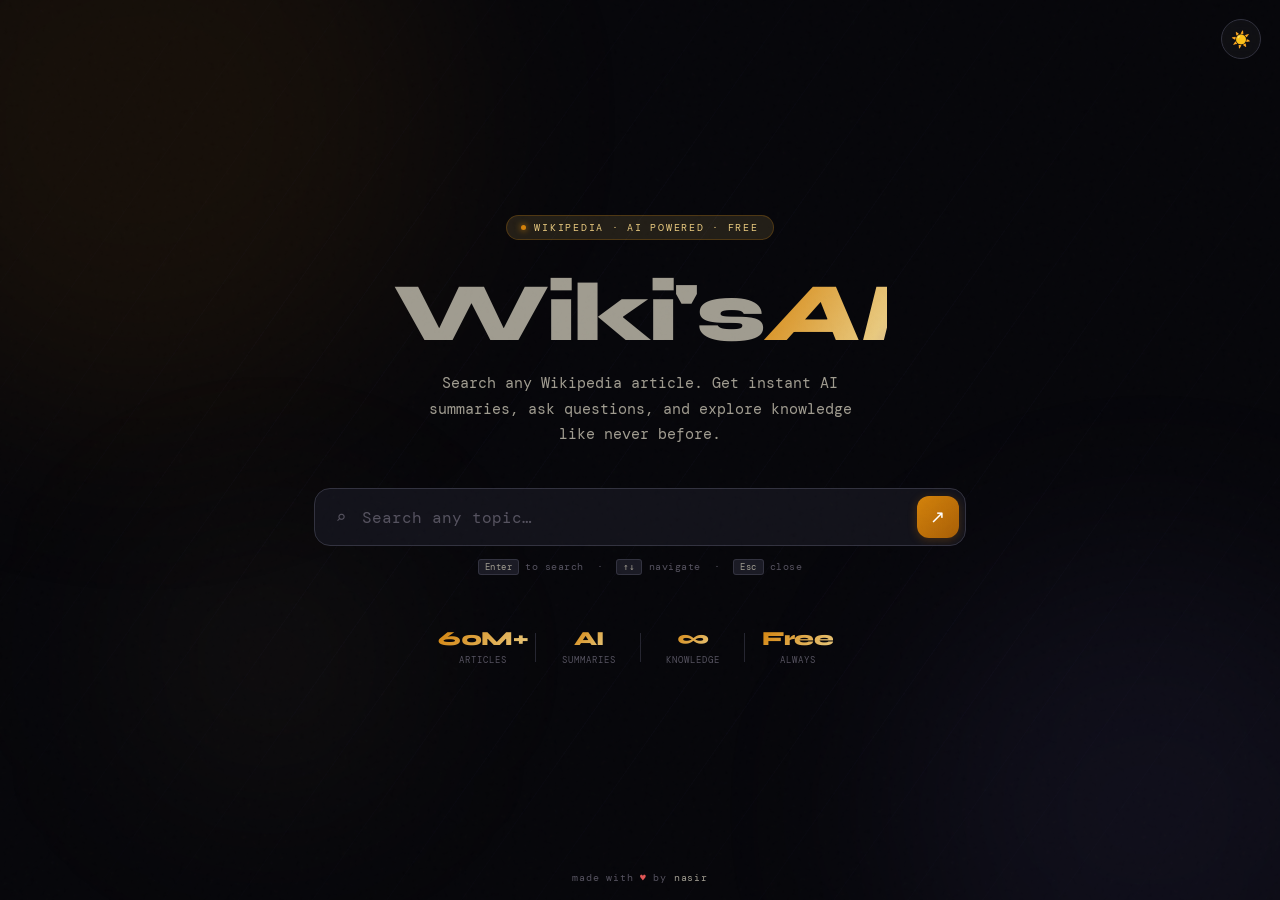
<file: index1.html>
<!DOCTYPE html>
<html lang="en" data-theme="dark">
<head>


  <!-- ═══ PRIMARY META ═══ -->
  <meta charset="UTF-8">
  <meta name="viewport" content="width=device-width, initial-scale=1.0, maximum-scale=5.0, user-scalable=yes, viewport-fit=cover">
  <title>WikisAI — Read, Understand & Explore Wikipedia with AI</title>
  <meta name="description" content="WikisAI lets you read any Wikipedia article and instantly chat with AI to understand it deeper. Get AI summaries, ask questions, and explore 60M+ articles powered by AI. Free forever.">
  <meta name="keywords" content="wikipedia AI, wikipedia chat, AI summary, wikipedia reader, wikisai, AI powered wikipedia, learn with AI, wikipedia assistant, article summarizer, AI learning tool, wikipedia explained, chat with wikipedia">
  <meta name="author" content="WikisAI">
  <meta name="robots" content="index, follow, max-snippet:-1, max-image-preview:large, max-video-preview:-1">
  <meta name="googlebot" content="index, follow, max-snippet:-1, max-image-preview:large, max-video-preview:-1">
  <meta name="bingbot" content="index, follow">
  <link rel="canonical" href="https://wikisai.site/">

  <!-- ═══ OPEN GRAPH (Facebook, LinkedIn, WhatsApp, Discord, Slack) ═══ -->
  <meta property="og:type" content="website">
  <meta property="og:site_name" content="WikisAI">
  <meta property="og:title" content="WikisAI — Read, Understand & Explore Wikipedia with AI">
  <meta property="og:description" content="Chat with AI about any Wikipedia article. Get instant summaries, ask deep questions, and explore knowledge like never before. 60M+ articles. Free.">
  <meta property="og:url" content="https://wikisai.site/">
  <meta property="og:image" content="https://wikisai.site/shot.png">
  <meta property="og:image:secure_url" content="https://wikisai.site/shot.png">
  <meta property="og:image:width" content="1200">
  <meta property="og:image:height" content="630">
  <meta property="og:image:type" content="image/png">
  <meta property="og:image:alt" content="WikisAI — AI-powered Wikipedia reader with chat interface">
  <meta property="og:locale" content="en_US">

  <!-- ═══ TWITTER / X CARD ═══ -->
  <meta name="twitter:card" content="summary_large_image">
  <meta name="twitter:site" content="@wikisai">
  <meta name="twitter:creator" content="@wikisai">
  <meta name="twitter:title" content="WikisAI — Read, Understand & Explore Wikipedia with AI">
  <meta name="twitter:description" content="Chat with AI about any Wikipedia article. Get instant summaries, ask deep questions, and explore knowledge like never before. Free.">
  <meta name="twitter:image" content="https://wikisai.site/shot.png">
  <meta name="twitter:image:alt" content="WikisAI — AI-powered Wikipedia reader">

  <!-- ═══ ADDITIONAL SEO SIGNALS ═══ -->
  <meta name="theme-color" content="#d4820a">
  <meta name="msapplication-TileColor" content="#d4820a">
  <meta name="msapplication-TileImage" content="/favicon/ms-icon-144x144.png">
  <meta name="application-name" content="WikisAI">
  <meta name="generator" content="WikisAI">
  <meta name="rating" content="general">
  <meta name="revisit-after" content="7 days">
  <meta name="language" content="English">
  <meta name="geo.region" content="US">
  <meta name="category" content="Education, Reference, Artificial Intelligence">
  <meta name="classification" content="Education">
  <meta name="coverage" content="Worldwide">
  <meta name="distribution" content="Global">
  <meta name="target" content="all">
  <meta name="HandheldFriendly" content="True">
  <meta name="MobileOptimized" content="320">
  <meta name="apple-mobile-web-app-capable" content="yes">
  <meta name="apple-mobile-web-app-status-bar-style" content="black-translucent">
  <meta name="apple-mobile-web-app-title" content="WikisAI">
  <meta name="format-detection" content="telephone=no">

<!-- ═══ FAVICONS (all sizes, all platforms) ═══ -->
<link rel="icon" type="image/svg+xml" href="/favicon1/favicon.svg">
<link rel="icon" type="image/png" sizes="32x32" href="/favicon1/favicon-32x32.png">
<link rel="icon" type="image/png" sizes="16x16" href="/favicon1/favicon-16x16.png">
<link rel="apple-touch-icon" sizes="180x180" href="/favicon1/apple-touch-icon.png">
<link rel="shortcut icon" href="/favicon1/favicon.ico">
<link rel="manifest" href="/favicon1/site.webmanifest">

<!-- Fallback for older browsers -->
<link rel="icon" type="image/x-icon" href="/favicon1/favicon.ico">

  <!-- ═══ STRUCTURED DATA (JSON-LD) ═══ -->
  <script type="application/ld+json">
  {
    "@context": "https://schema.org",
    "@graph": [
      {
        "@type": "WebSite",
        "@id": "https://wikisai.site/#website",
        "url": "https://wikisai.site/",
        "name": "WikisAI",
        "alternateName": ["Wiki's AI", "Wikis AI", "WikiAI"],
        "description": "AI-powered Wikipedia reader. Read any Wikipedia article and chat with AI to understand it deeper. Free forever.",
        "inLanguage": "en-US",
        "potentialAction": {
          "@type": "SearchAction",
          "target": {
            "@type": "EntryPoint",
            "urlTemplate": "https://wikisai.site/?q={search_term_string}"
          },
          "query-input": "required name=search_term_string"
        }
      },
      {
        "@type": "WebApplication",
        "@id": "https://wikisai.site/#app",
        "name": "WikisAI",
        "url": "https://wikisai.site/",
        "description": "Chat with AI about any Wikipedia article. Get instant AI summaries, ask deep questions, and explore 60M+ articles powered by AI.",
        "applicationCategory": "EducationApplication",
        "applicationSubCategory": "Reference",
        "operatingSystem": "All",
        "browserRequirements": "Requires JavaScript",
        "offers": {
          "@type": "Offer",
          "price": "0",
          "priceCurrency": "USD"
        },
        "featureList": [
          "AI-powered article summaries",
          "Chat with AI about any Wikipedia article",
          "60M+ Wikipedia articles",
          "Dark and light mode",
          "Text selection AI explanations",
          "Trending articles",
          "Real-time Wikipedia search"
        ],
        "screenshot": "https://wikisai.site/shot.png",
        "image": "https://wikisai.site/shot.png",
        "inLanguage": "en-US",
        "creator": {
          "@type": "Organization",
          "@id": "https://wikisai.site/#organization"
        }
      },
      {
        "@type": "Organization",
        "@id": "https://wikisai.site/#organization",
        "name": "WikisAI",
        "url": "https://wikisai.site/",
        "logo": {
          "@type": "ImageObject",
          "url": "https://wikisai.site/favicon/apple-icon-180x180.png",
          "width": 180,
          "height": 180
        },
        "image": "https://wikisai.site/shot.png",
        "sameAs": []
      },
      {
        "@type": "FAQPage",
        "mainEntity": [
          {
            "@type": "Question",
            "name": "What is WikisAI?",
            "acceptedAnswer": {
              "@type": "Answer",
              "text": "WikisAI is a free AI-powered Wikipedia reader that lets you search any Wikipedia article and chat with an AI assistant to get summaries, explanations, and answers to your questions about the topic."
            }
          },
          {
            "@type": "Question",
            "name": "Is WikisAI free to use?",
            "acceptedAnswer": {
              "@type": "Answer",
              "text": "Yes, WikisAI is completely free to use. Simply visit wikisai.site, search for any topic, and start chatting with AI."
            }
          },
          {
            "@type": "Question",
            "name": "How does WikisAI work?",
            "acceptedAnswer": {
              "@type": "Answer",
              "text": "WikisAI fetches the live Wikipedia article for your search query and passes the full text to an AI model. The AI can then summarize the article, answer questions, explain concepts, and highlight key facts — all grounded in the actual Wikipedia content."
            }
          },
          {
            "@type": "Question",
            "name": "How many articles does WikisAI support?",
            "acceptedAnswer": {
              "@type": "Answer",
              "text": "WikisAI supports all 60 million+ articles available on English Wikipedia, covering every topic imaginable."
            }
          },
          {
            "@type": "Question",
            "name": "What can I ask WikisAI about a Wikipedia article?",
            "acceptedAnswer": {
              "@type": "Answer",
              "text": "You can ask WikisAI anything about a Wikipedia article — get a quick summary, ask for explanations of complex concepts, request key facts and dates, explore controversies or debates, or simply chat to understand the topic better."
            }
          }
        ]
      },
      {
        "@type": "SoftwareApplication",
        "name": "WikisAI",
        "operatingSystem": "Web",
        "applicationCategory": "EducationApplication",
        "aggregateRating": {
          "@type": "AggregateRating",
          "ratingValue": "4.9",
          "ratingCount": "128"
        },
        "offers": {
          "@type": "Offer",
          "price": "0",
          "priceCurrency": "USD"
        }
      }
    ]
  }
  </script>

  <!-- ═══ FONTS ═══ -->
  <link rel="preconnect" href="https://fonts.googleapis.com">
  <link rel="preconnect" href="https://fonts.gstatic.com" crossorigin>
  <link rel="preconnect" href="https://en.wikipedia.org">
  <link rel="dns-prefetch" href="https://api.together.xyz">
  <link rel="dns-prefetch" href="https://wikimedia.org">
  <link href="https://fonts.googleapis.com/css2?family=Cormorant+Garamond:ital,wght@0,400;0,600;0,700;1,400;1,600&family=DM+Mono:wght@300;400;500&family=Syne:wght@400;600;700;800&display=swap" rel="stylesheet">

<style>
:root, [data-theme="dark"] {
  --bg: #06060a;
  --bg2: #0d0d14;
  --surface: #12121a;
  --surface2: #1a1a24;
  --border: #252530;
  --border2: #32323f;
  --accent: #d4820a;
  --accent2: #e8c97e;
  --accent-dim: rgba(232,201,126,0.12);
  --purple: #8b7ff0;
  --purple-dim: rgba(139,127,240,0.12);
  --text: #eeeae0;
  --text2: #a09c90;
  --muted: #55525f;
  --red: #e07070;
  --green: #4ade80;
  --noise-opacity: 0.5;
  --orb1: rgba(212,130,10,.08);
  --orb2: rgba(139,127,240,.07);
  --orb3: rgba(232,201,126,.05);
  --grid: rgba(139,127,240,.04);
  --topbar-bg: rgba(6,6,10,.92);
  --chat-bg: rgba(3,3,8,.98);
  --chat-input-bg: rgba(6,6,10,.6);
  --ask-bar-bg: rgba(15,15,22,.96);
  --dropdown-bg: rgba(18,18,26,.97);
  --sel-popup-bg: rgba(12,12,20,.97);
  --summary-bg: linear-gradient(135deg,rgba(139,127,240,.08),rgba(212,130,10,.05));
  --summary-border: rgba(139,127,240,.2);
  --wiki-body: #c8c4bc;
  --row-even: rgba(255,255,255,.016);
  --dd-item-border: rgba(37,37,48,.5);
  --shadow-search: 0 12px 50px rgba(0,0,0,.6);
  --shadow-dropdown: 0 24px 70px rgba(0,0,0,.8),0 0 0 1px rgba(255,255,255,.02);
  --shadow-bar: 0 8px 50px rgba(0,0,0,.75),0 0 0 1px rgba(255,255,255,.03);
  --shadow-bar-exp: 0 12px 60px rgba(0,0,0,.8),0 0 40px rgba(139,127,240,.06);
}

[data-theme="light"] {
  --bg: #f7f4ef;
  --bg2: #eeece6;
  --surface: #ffffff;
  --surface2: #f0ede6;
  --border: #dedad2;
  --border2: #cdc9c0;
  --accent: #b86a08;
  --accent2: #d4982a;
  --accent-dim: rgba(184,106,8,0.1);
  --purple: #5d52d4;
  --purple-dim: rgba(93,82,212,0.1);
  --text: #18160f;
  --text2: #52504a;
  --muted: #8a8680;
  --red: #b84040;
  --green: #1e8c44;
  --noise-opacity: 0.12;
  --orb1: rgba(184,106,8,.07);
  --orb2: rgba(93,82,212,.06);
  --orb3: rgba(212,152,42,.05);
  --grid: rgba(93,82,212,.03);
  --topbar-bg: rgba(247,244,239,.96);
  --chat-bg: rgba(247,244,239,.99);
  --chat-input-bg: rgba(238,236,230,.85);
  --ask-bar-bg: rgba(255,255,255,.97);
  --dropdown-bg: rgba(255,255,255,.99);
  --sel-popup-bg: rgba(20,18,14,.96);
  --summary-bg: linear-gradient(135deg,rgba(93,82,212,.06),rgba(184,106,8,.04));
  --summary-border: rgba(93,82,212,.18);
  --wiki-body: #3a3830;
  --row-even: rgba(0,0,0,.025);
  --dd-item-border: rgba(0,0,0,.05);
  --shadow-search: 0 8px 30px rgba(0,0,0,.1);
  --shadow-dropdown: 0 16px 50px rgba(0,0,0,.12),0 0 0 1px rgba(0,0,0,.04);
  --shadow-bar: 0 4px 24px rgba(0,0,0,.1),0 0 0 1px rgba(0,0,0,.04);
  --shadow-bar-exp: 0 8px 40px rgba(0,0,0,.12),0 0 30px rgba(93,82,212,.08);
}

*{margin:0;padding:0;box-sizing:border-box;}
html,body{height:100%;overflow:hidden;}
body{background:var(--bg);color:var(--text);font-family:'DM Mono',monospace;position:relative;transition:background .25s,color .25s;}
body::after{content:'';position:fixed;inset:0;background-image:url("data:image/svg+xml,%3Csvg viewBox='0 0 200 200' xmlns='http://www.w3.org/2000/svg'%3E%3Cfilter id='n'%3E%3CfeTurbulence type='fractalNoise' baseFrequency='0.85' numOctaves='4' stitchTiles='stitch'/%3E%3C/filter%3E%3Crect width='100%25' height='100%25' filter='url(%23n)' opacity='0.035'/%3E%3C/svg%3E");pointer-events:none;z-index:9998;opacity:var(--noise-opacity);}

.page{position:fixed;inset:0;overflow:hidden;transition:opacity .4s ease,transform .4s ease;}
.page.hidden{opacity:0;pointer-events:none;transform:translateY(18px);}

.home-theme-btn{
  position:fixed;top:1.2rem;right:1.2rem;z-index:9999;
  background:rgba(255,255,255,.04);border:1px solid var(--border2);border-radius:50%;
  width:40px;height:40px;display:flex;align-items:center;justify-content:center;
  cursor:pointer;transition:all .25s;font-size:1rem;backdrop-filter:blur(12px);
}
.home-theme-btn:hover{border-color:var(--accent);background:var(--accent-dim);transform:rotate(20deg);}
#articlePage:not(.hidden) ~ .home-theme-btn,
body.article-active .home-theme-btn{display:none;}

/* ═══════ HOME PAGE ═══════ */
#homePage{
  display:flex;flex-direction:column;align-items:center;justify-content:center;
  background:var(--bg);overflow:hidden;
  -webkit-user-select:none;
  -moz-user-select:none;
  user-select:none;
}

.home-bg-lines{
  position:absolute;inset:0;pointer-events:none;
  background-image:repeating-linear-gradient(-55deg,transparent,transparent 60px,rgba(139,127,240,.025) 60px,rgba(139,127,240,.025) 61px);
  mask-image:radial-gradient(ellipse 90% 90% at 50% 50%, black 30%, transparent 100%);
}
[data-theme="light"] .home-bg-lines{
  background-image:repeating-linear-gradient(-55deg,transparent,transparent 60px,rgba(93,82,212,.04) 60px,rgba(93,82,212,.04) 61px);
}

.orb{position:absolute;border-radius:50%;filter:blur(100px);pointer-events:none;animation:orbFloat 10s ease-in-out infinite;}
.orb-1{width:600px;height:600px;background:var(--orb1);top:-180px;left:-160px;}
.orb-2{width:500px;height:500px;background:var(--orb2);bottom:-160px;right:-120px;animation-delay:-4s;}
.orb-3{width:280px;height:280px;background:var(--orb3);bottom:100px;left:10%;animation-delay:-7s;}
@keyframes orbFloat{0%,100%{transform:translate(0,0);}33%{transform:translate(24px,-18px);}66%{transform:translate(-12px,22px);}}

.home-inner{
  position:relative;z-index:10;
  width:100%;max-width:700px;
  padding:1.5rem 1.5rem 2rem;
  display:flex;flex-direction:column;align-items:center;gap:0;
  overflow:visible;
}

.home-badge{
  display:inline-flex;align-items:center;gap:.5rem;
  background:var(--accent-dim);border:1px solid rgba(212,130,10,.25);
  border-radius:20px;padding:.3rem .9rem;
  font-size:.6rem;letter-spacing:.18em;text-transform:uppercase;color:var(--accent2);
  margin-bottom:2rem;animation:fadeUp .6s ease both;
}
.home-badge-dot{width:5px;height:5px;border-radius:50%;background:var(--accent);box-shadow:0 0 6px var(--accent);animation:pulse 2s infinite;}
@keyframes pulse{0%,100%{opacity:1;}50%{opacity:.4;}}
@keyframes fadeUp{from{opacity:0;transform:translateY(16px);}to{opacity:1;transform:translateY(0);}}

.home-headline{
  font-family:'Syne',sans-serif;font-weight:800;
  font-size:clamp(2.8rem,8vw,5.2rem);
  line-height:1.0;letter-spacing:-.04em;
  text-align:center;color:var(--text);
  margin-bottom:1rem;
  animation:fadeUp .6s .1s ease both;
}
.home-headline .hl-wiki{color:var(--text2);}
.home-headline .hl-ai{
  font-style:italic;
  background:linear-gradient(120deg,var(--accent) 0%,var(--accent2) 50%,var(--purple) 100%);
  -webkit-background-clip:text;-webkit-text-fill-color:transparent;background-clip:text;
  background-size:200%;animation:fadeUp .6s .1s ease both, shimmer 4s linear 1s infinite;
}
@keyframes shimmer{0%{background-position:0% 50%;}100%{background-position:200% 50%;}}

.home-sub{
  font-size:clamp(.78rem,2.5vw,.95rem);color:var(--text2);
  text-align:center;line-height:1.7;max-width:460px;
  margin-bottom:2.5rem;
  animation:fadeUp .6s .2s ease both;
}

.search-container{
  position:relative;width:100%;
  animation:fadeUp .6s .3s ease both;
  z-index:500;
}

.search-glow{
  position:absolute;inset:-3px;border-radius:18px;
  background:linear-gradient(135deg,var(--accent),var(--purple));
  opacity:0;transition:opacity .3s;z-index:0;filter:blur(8px);
}
.search-wrapper.focused .search-glow{opacity:.35;}

.search-wrapper{position:relative;transition:transform .3s cubic-bezier(.34,1.56,.64,1);}
.search-wrapper.focused{transform:scale(1.015);}

.search-inner{
  position:relative;z-index:1;
  display:flex;align-items:center;
  background:var(--surface);
  border:1px solid var(--border2);
  border-radius:16px;
  overflow:hidden;
  transition:border-color .25s;
}
.search-wrapper.focused .search-inner{border-color:rgba(212,130,10,.5);}

.search-icon-wrap{
  padding:0 1rem 0 1.3rem;
  color:var(--muted);font-size:1.1rem;
  flex-shrink:0;pointer-events:none;
  transition:color .2s;line-height:1;
}
.search-wrapper.focused .search-icon-wrap{color:var(--accent);}

.search-box{
  flex:1;background:none;border:none;outline:none;
  color:var(--text);font-family:'DM Mono',monospace;
  font-size:1rem;padding:1.1rem .5rem 1.1rem 0;
  caret-color:var(--accent);min-width:0;
  -webkit-appearance:none;
  -webkit-user-select:text;
  -moz-user-select:text;
  user-select:text;
}
.search-box::placeholder{color:var(--muted);}

.search-go-btn{
  margin:.4rem .4rem .4rem 0;flex-shrink:0;
  background:linear-gradient(135deg,var(--accent),#a85e06);
  color:#fff;border:none;border-radius:12px;
  width:42px;height:42px;cursor:pointer;
  font-size:1.1rem;display:flex;align-items:center;justify-content:center;
  transition:all .2s;box-shadow:0 2px 10px rgba(184,106,8,.3);
}
.search-go-btn:hover{transform:scale(1.08);box-shadow:0 4px 18px rgba(184,106,8,.5);}

/* ── DROPDOWN — compact numbered style ── */
.dropdown{
  position:absolute;top:calc(100% + 8px);left:0;right:0;
  background:var(--dropdown-bg);border:1px solid var(--border2);
  border-radius:14px;overflow:hidden;
  z-index:9000;
  box-shadow:var(--shadow-dropdown);
  opacity:0;transform:translateY(-6px) scale(.98);pointer-events:none;
  transition:opacity .18s,transform .2s cubic-bezier(.34,1.4,.64,1);
  backdrop-filter:blur(20px);
}
.dropdown.open{opacity:1;transform:translateY(0) scale(1);pointer-events:all;}
.dropdown-header{
  padding:.45rem 1rem;font-size:.54rem;letter-spacing:.16em;
  text-transform:uppercase;color:var(--muted);
  border-bottom:1px solid var(--border);display:flex;align-items:center;gap:.5rem;
}
.dropdown-item{
  display:flex;align-items:center;gap:.75rem;
  padding:.5rem 1rem;
  cursor:pointer;transition:background .1s;
  border-bottom:1px solid var(--dd-item-border);
}
.dropdown-item:last-child{border-bottom:none;}
.dropdown-item:hover,.dropdown-item.active{background:var(--surface2);}
.dropdown-item:hover .di-title,.dropdown-item.active .di-title{color:var(--accent);}

.di-num{
  font-family:'Syne',sans-serif;font-size:.62rem;font-weight:700;
  color:var(--muted);width:14px;text-align:center;flex-shrink:0;
}
.dropdown-item:hover .di-num,.dropdown-item.active .di-num{color:var(--accent);}

.di-info{flex:1;min-width:0;display:flex;align-items:center;justify-content:space-between;gap:.6rem;}
.di-title{font-size:.76rem;color:var(--text);white-space:nowrap;overflow:hidden;text-overflow:ellipsis;transition:color .12s;flex:1;}
.di-views{font-size:.58rem;color:var(--muted);white-space:nowrap;flex-shrink:0;}
.di-badge{font-size:.52rem;color:var(--accent);background:var(--accent-dim);padding:2px 6px;border-radius:20px;white-space:nowrap;border:1px solid rgba(184,106,8,.18);flex-shrink:0;}

/* ── QUICK TOPIC PILLS ── */
.home-topics{
  display:flex;justify-content:center;gap:.45rem;
  flex-wrap:wrap;margin-top:1.1rem;
  animation:fadeUp .6s .4s ease both;
  position:relative;z-index:1;
}
.qa-chip{
  font-family:'DM Mono',monospace;font-size:.62rem;letter-spacing:.05em;
  padding:.4rem .9rem;border:1px solid var(--border2);
  border-radius:20px;color:var(--text2);background:transparent;
  cursor:pointer;transition:all .18s;white-space:nowrap;
  -webkit-user-select:none;user-select:none;
}
.qa-chip:hover{border-color:var(--accent);color:var(--accent);background:var(--accent-dim);transform:translateY(-1px);}

/* ── STATS ROW ── */
.home-stats{
  display:flex;align-items:center;justify-content:center;
  gap:0;margin-top:2.8rem;
  border:none;border-radius:0;
  overflow:visible;background:transparent;
  animation:fadeUp .6s .5s ease both;
  width:100%;max-width:420px;
  position:relative;z-index:1;
}
.home-stat{
  flex:1;padding:.7rem .5rem;text-align:center;
  border-right:none;
  position:relative;
}
.home-stat:not(:last-child)::after{
  content:'';position:absolute;right:0;top:25%;bottom:25%;
  width:1px;background:var(--border);
}
.home-stat:last-child{border-right:none;}
.home-stat-val{
  font-family:'Syne',sans-serif;font-size:1.25rem;font-weight:800;
  color:var(--text);letter-spacing:-.02em;line-height:1;
}
.home-stat-val span{
  background:linear-gradient(135deg,var(--accent),var(--accent2));
  -webkit-background-clip:text;-webkit-text-fill-color:transparent;background-clip:text;
}
.home-stat-lbl{font-size:.54rem;letter-spacing:.12em;text-transform:uppercase;color:var(--muted);margin-top:.3rem;}

/* ── KEYBOARD HINT ── */
.search-hint{
  text-align:center;margin-top:.85rem;
  font-size:.6rem;color:var(--muted);letter-spacing:.05em;
  animation:fadeUp .6s .45s ease both;
}
.search-hint kbd{
  background:var(--surface2);border:1px solid var(--border2);
  padding:1px 6px;border-radius:3px;
  font-family:'DM Mono',monospace;font-size:.58rem;color:var(--text2);
}

/* ── CREDIT LINE ── */
.home-credit{
  position:fixed;bottom:1rem;left:0;right:0;
  text-align:center;
  font-family:'DM Mono',monospace;font-size:.6rem;
  color:var(--muted);letter-spacing:.08em;
  pointer-events:none;
  animation:fadeUp .6s .7s ease both;
  z-index:5;
}
.home-credit .heart{color:#e05555;font-style:normal;}
.home-credit a{
  color:var(--text2);text-decoration:none;pointer-events:all;
  transition:color .2s;border-bottom:1px solid transparent;
}
.home-credit a:hover{color:var(--accent2);border-bottom-color:var(--accent2);}
#articlePage:not(.hidden) ~ .home-credit{ display:none; }

/* ═══════ ARTICLE PAGE ═══════ */
#articlePage{background:var(--bg);display:flex;flex-direction:column;}
.article-topbar{display:flex;align-items:center;gap:1rem;padding:.8rem 2rem;border-bottom:1px solid var(--border);background:var(--topbar-bg);backdrop-filter:blur(16px);flex-shrink:0;z-index:50;}
.back-btn{display:flex;align-items:center;gap:.4rem;background:none;border:1px solid var(--border);color:var(--text2);font-family:'DM Mono',monospace;font-size:.7rem;padding:.4rem .85rem;border-radius:5px;cursor:pointer;transition:all .2s;letter-spacing:.04em;flex-shrink:0;}
.back-btn:hover{border-color:var(--accent);color:var(--accent);}
.topbar-brand{font-family:'Syne',sans-serif;font-size:1rem;font-weight:800;color:var(--text);letter-spacing:-.02em;flex-shrink:0;}
.topbar-brand em{font-style:italic;background:linear-gradient(135deg,var(--accent),var(--accent2));-webkit-background-clip:text;-webkit-text-fill-color:transparent;background-clip:text;}
.topbar-title{font-family:'DM Mono',monospace;font-size:.78rem;color:var(--text2);white-space:nowrap;overflow:hidden;text-overflow:ellipsis;flex:1;}
.topbar-sep{color:var(--border2);font-size:.7rem;flex-shrink:0;}
.topbar-right{display:flex;align-items:center;gap:.55rem;flex-shrink:0;}
.topbar-theme{background:none;border:1px solid var(--border);border-radius:6px;padding:.3rem .55rem;cursor:pointer;color:var(--text2);font-size:.8rem;transition:all .18s;width:34px;height:34px;display:flex;align-items:center;justify-content:center;}
.topbar-theme:hover{border-color:var(--accent);color:var(--accent);}
.summary-btn{display:flex;align-items:center;gap:.45rem;background:linear-gradient(135deg,var(--accent),#a85e06);color:#fff;font-family:'DM Mono',monospace;font-size:.68rem;font-weight:500;letter-spacing:.08em;text-transform:uppercase;padding:.5rem 1.1rem;border:none;border-radius:5px;cursor:pointer;transition:all .2s;flex-shrink:0;white-space:nowrap;box-shadow:0 2px 12px rgba(184,106,8,.3);}
.summary-btn:hover{transform:translateY(-1px);box-shadow:0 6px 20px rgba(184,106,8,.45);}
.summary-btn:disabled{opacity:.45;cursor:not-allowed;transform:none;box-shadow:none;}

.article-scroll{flex:1;overflow-y:auto;scrollbar-width:thin;scrollbar-color:var(--border2) transparent;}
.article-scroll::-webkit-scrollbar{width:3px;}
.article-scroll::-webkit-scrollbar-thumb{background:var(--border2);border-radius:2px;}
.article-wrap{width:100%;max-width:100%;padding:2.5rem 5vw 8rem;}

.summary-banner{background:var(--summary-bg);border:1px solid var(--summary-border);border-radius:10px;padding:1.6rem 2rem;margin-bottom:2.5rem;position:relative;overflow:hidden;}
.summary-banner::before{content:'';position:absolute;top:0;left:0;right:0;height:2px;background:linear-gradient(90deg,var(--purple),var(--accent));}
.summary-label{font-size:.6rem;letter-spacing:.18em;text-transform:uppercase;color:var(--purple);margin-bottom:.8rem;display:flex;align-items:center;gap:.45rem;}
.summary-body{font-family:'Cormorant Garamond',serif;font-size:1.22rem;line-height:1.95;color:var(--text);font-weight:500;letter-spacing:.01em;}
@media(max-width:700px){.summary-body{font-size:1.13rem;line-height:1.85;}}

.article-h1{font-family:'Syne',sans-serif;font-size:2.6rem;font-weight:800;line-height:1.12;color:var(--text);margin-bottom:.8rem;letter-spacing:-.03em;}
.article-meta-bar{display:flex;align-items:center;gap:1.2rem;font-size:.63rem;color:var(--muted);letter-spacing:.07em;text-transform:uppercase;padding-bottom:1.5rem;border-bottom:1px solid var(--border);margin-bottom:2rem;flex-wrap:wrap;}
.article-meta-bar a{color:var(--accent);text-decoration:none;}
.article-meta-bar a:hover{text-decoration:underline;}

.wiki-content{font-size:.88rem;line-height:2;color:var(--wiki-body);}
.wiki-content h2{font-family:'Syne',sans-serif;font-size:1.5rem;font-weight:700;color:var(--text);margin:2.8rem 0 1rem;padding-bottom:.5rem;border-bottom:1px solid var(--border);letter-spacing:-.02em;}
.wiki-content h3{font-family:'Cormorant Garamond',serif;font-size:1.3rem;color:var(--text);margin:2rem 0 .75rem;}
.wiki-content h4{font-family:'Cormorant Garamond',serif;font-size:1.05rem;color:var(--text2);margin:1.5rem 0 .5rem;}
.wiki-content p{margin-bottom:1.1rem;color:var(--wiki-body);}
.wiki-content a{color:var(--accent);text-decoration:none;border-bottom:1px solid rgba(184,106,8,.25);transition:border-color .15s;}
.wiki-content a:hover{border-color:var(--accent);}
.wiki-content img{max-width:100%;height:auto;border-radius:6px;display:block;}
.wiki-content figure,.wiki-content .thumb{float:right;max-width:280px;margin:0 0 1.5rem 2.5rem;font-size:.72rem;color:var(--muted);clear:right;}
.wiki-content figcaption,.wiki-content .thumbcaption{margin-top:.4rem;font-size:.72rem;line-height:1.5;}
.wiki-content table{border-collapse:collapse;margin:1.5rem 0;width:100%;font-size:.78rem;display:block;overflow-x:auto;}
.wiki-content th,.wiki-content td{padding:.55rem .8rem;border:1px solid var(--border);}
.wiki-content th{background:var(--surface2);color:var(--accent);font-size:.65rem;letter-spacing:.08em;text-transform:uppercase;}
.wiki-content tr:nth-child(even) td{background:var(--row-even);}
.wiki-content ul,.wiki-content ol{padding-left:1.6rem;margin-bottom:1rem;}
.wiki-content li{margin-bottom:.35rem;color:var(--wiki-body);}
.wiki-content blockquote{border-left:2px solid var(--accent);padding:.6rem 1.1rem;margin:1rem 0;color:var(--text2);font-style:italic;}
.wiki-content sup{font-size:.65em;}
.wiki-content .mw-editsection,.wiki-content .navbox,.wiki-content .mw-references-wrap,.wiki-content .reflist,.wiki-content .hatnote,.wiki-content .sistersitebox,.wiki-content .ambox,.wiki-content .noprint,.wiki-content .portal{display:none!important;}

.selection-popup{position:fixed;z-index:2000;background:var(--sel-popup-bg);border:1px solid var(--border2);border-radius:8px;padding:.35rem .4rem;display:flex;gap:.3rem;box-shadow:0 8px 30px rgba(0,0,0,.4);opacity:0;pointer-events:none;transform:translateY(6px) scale(.96);transition:opacity .15s,transform .15s;backdrop-filter:blur(12px);}
.selection-popup.show{opacity:1;pointer-events:all;transform:translateY(0) scale(1);}
.sel-btn{font-family:'DM Mono',monospace;font-size:.65rem;letter-spacing:.06em;text-transform:uppercase;padding:.38rem .85rem;border-radius:5px;border:none;cursor:pointer;transition:all .15s;font-weight:500;}
.sel-btn.copy{background:var(--surface2);color:var(--text2);border:1px solid var(--border2);}
.sel-btn.copy:hover{color:var(--text);}
.sel-btn.summarize{background:linear-gradient(135deg,var(--accent),#a85e06);color:#fff;}
.sel-btn.summarize:hover{box-shadow:0 3px 12px rgba(184,106,8,.4);}

.load-state{display:flex;flex-direction:column;align-items:center;justify-content:center;height:300px;gap:1.5rem;color:var(--muted);}
.load-ring{width:38px;height:38px;border:2px solid var(--border2);border-top-color:var(--accent);border-radius:50%;animation:spin .8s linear infinite;}
.load-label{font-size:.7rem;letter-spacing:.12em;text-transform:uppercase;}
@keyframes spin{to{transform:rotate(360deg);}}

.ask-bar-outer{position:fixed;bottom:1.8rem;left:50%;transform:translateX(-50%);width:min(720px,calc(100vw - 2rem));z-index:200;transition:opacity .3s,transform .3s;}
.ask-bar-outer.hidden{opacity:0;pointer-events:none;transform:translateX(-50%) translateY(14px);}
.ask-bar{background:var(--ask-bar-bg);backdrop-filter:blur(20px);border:1px solid var(--border2);border-radius:14px;padding:.65rem .65rem .65rem 1.4rem;display:flex;align-items:center;gap:.6rem;box-shadow:var(--shadow-bar);transition:all .35s cubic-bezier(.34,1.3,.64,1);position:relative;}
.ask-bar.expanded{border-color:rgba(93,82,212,.35);box-shadow:var(--shadow-bar-exp);padding-bottom:3.8rem;border-radius:16px;flex-wrap:wrap;}
.ask-bar-input{flex:1;background:none;border:none;outline:none;color:var(--text);font-family:'DM Mono',monospace;font-size:.87rem;caret-color:var(--purple);min-width:0;}
.ask-bar-input::placeholder{color:var(--muted);}
.ask-bar-btn{background:linear-gradient(135deg,var(--purple),#a898ff);color:#fff;border:none;border-radius:10px;font-family:'DM Mono',monospace;font-size:.7rem;font-weight:500;letter-spacing:.06em;text-transform:uppercase;padding:.6rem 1.2rem;cursor:pointer;white-space:nowrap;transition:all .2s;flex-shrink:0;}
.ask-bar-btn:hover{box-shadow:0 4px 18px rgba(93,82,212,.45);transform:translateY(-1px);}
.ask-quick-chips{position:absolute;bottom:.65rem;left:1.4rem;display:flex;gap:.45rem;flex-wrap:wrap;opacity:0;transform:translateY(6px);pointer-events:none;transition:opacity .25s .1s,transform .25s .1s;}
.ask-bar.expanded .ask-quick-chips{opacity:1;transform:translateY(0);pointer-events:all;}
.ask-quick-chip{font-family:'DM Mono',monospace;font-size:.62rem;letter-spacing:.06em;padding:.3rem .75rem;border:1px solid var(--border2);border-radius:20px;color:var(--text2);background:transparent;cursor:pointer;transition:all .15s;white-space:nowrap;}
.ask-quick-chip:hover{border-color:var(--purple);color:var(--purple);background:var(--purple-dim);}

/* ═══════ CHAT PANEL ═══════ */
#chatPopup{position:fixed;inset:0;z-index:1000;background:var(--chat-bg);backdrop-filter:blur(24px);display:flex;flex-direction:column;opacity:0;pointer-events:none;transition:opacity .3s ease;}
#chatPopup.open{opacity:1;pointer-events:all;}
.chat-popup-header{display:flex;align-items:center;gap:1rem;padding:1rem 2rem;border-bottom:1px solid var(--border);flex-shrink:0;background:var(--topbar-bg);}
.chat-status-dot{width:8px;height:8px;border-radius:50%;background:var(--green);box-shadow:0 0 10px rgba(74,222,128,.6);flex-shrink:0;animation:cpulse 2s infinite;}
@keyframes cpulse{0%,100%{box-shadow:0 0 8px rgba(74,222,128,.5);}50%{box-shadow:0 0 18px rgba(74,222,128,.9);}}
.chat-header-info{flex:1;min-width:0;}
.chat-header-label{font-size:.58rem;letter-spacing:.16em;text-transform:uppercase;color:var(--muted);}
.chat-topic{font-family:'Syne',sans-serif;font-size:.95rem;font-weight:700;color:var(--text);white-space:nowrap;overflow:hidden;text-overflow:ellipsis;}
.chat-close{background:none;border:1px solid var(--border);color:var(--muted);width:36px;height:36px;border-radius:6px;cursor:pointer;font-size:1rem;display:flex;align-items:center;justify-content:center;transition:all .2s;flex-shrink:0;}
.chat-close:hover{border-color:var(--red);color:var(--red);background:rgba(184,64,64,.06);}
.chat-body{flex:1;overflow:hidden;display:flex;flex-direction:column;max-width:860px;width:100%;margin:0 auto;}
.chat-messages{flex:1;overflow-y:auto;padding:1.8rem 2rem 1rem;display:flex;flex-direction:column;gap:1.5rem;scrollbar-width:thin;scrollbar-color:var(--border2) transparent;}
.chat-messages::-webkit-scrollbar{width:3px;}
.chat-messages::-webkit-scrollbar-thumb{background:var(--border2);border-radius:2px;}
.suggested-qs{padding:.5rem 2rem .8rem;display:flex;gap:.5rem;flex-wrap:wrap;}
.sq-chip{font-family:'DM Mono',monospace;font-size:.65rem;padding:.32rem .85rem;border:1px solid var(--border2);border-radius:20px;color:var(--text2);cursor:pointer;background:transparent;transition:all .15s;white-space:nowrap;}
.sq-chip:hover{border-color:var(--purple);color:var(--purple);background:var(--purple-dim);}
.msg{display:flex;gap:.85rem;animation:msgIn .3s cubic-bezier(.34,1.4,.64,1);}
@keyframes msgIn{from{opacity:0;transform:translateY(10px) scale(.98);}to{opacity:1;transform:translateY(0) scale(1);}}
.msg.user{flex-direction:row-reverse;}
.msg.user .msg-bubble{background:var(--accent-dim);border-color:rgba(184,106,8,.2);border-radius:18px 4px 18px 18px;}
.msg.ai .msg-bubble{background:var(--purple-dim);border-color:rgba(93,82,212,.2);border-radius:4px 18px 18px 18px;}
.msg-av{width:32px;height:32px;border-radius:8px;display:flex;align-items:center;justify-content:center;font-family:'Syne',sans-serif;font-size:.65rem;font-weight:700;flex-shrink:0;margin-top:2px;}
.msg.user .msg-av{background:linear-gradient(135deg,var(--accent),#a85e06);color:#fff;}
.msg.ai .msg-av{background:linear-gradient(135deg,#6c5ff0,#b0a5ff);color:#fff;}
.msg-bubble{max-width:78%;padding:.9rem 1.15rem;font-size:.84rem;line-height:1.8;word-break:break-word;border:1px solid;color:var(--text);}
.msg-bubble strong{color:var(--text);}
.msg-bubble code{background:var(--surface2);padding:1px 6px;border-radius:4px;font-size:.8em;border:1px solid var(--border);}
.msg-bubble em{color:var(--text2);}
.msg-bubble p{margin-bottom:.5rem;}
.msg-bubble p:last-child{margin-bottom:0;}
.msg-meta{font-size:.58rem;color:var(--muted);margin-top:.4rem;letter-spacing:.05em;}
.msg.user .msg-meta{text-align:right;}
.typing-dots{display:flex;gap:5px;padding:4px 2px;}
.typing-dots span{width:5px;height:5px;border-radius:50%;background:var(--purple);animation:tdot 1.4s infinite;}
.typing-dots span:nth-child(2){animation-delay:.18s;}
.typing-dots span:nth-child(3){animation-delay:.36s;}
@keyframes tdot{0%,70%,100%{transform:translateY(0) scale(1);opacity:.3;}35%{transform:translateY(-6px) scale(1.1);opacity:1;}}
.cursor-blink{display:inline-block;width:2px;height:1em;background:var(--purple);vertical-align:text-bottom;margin-left:2px;animation:blink .8s infinite;}
@keyframes blink{0%,50%{opacity:1;}51%,100%{opacity:0;}}
.chat-input-area{padding:1rem 2rem 1.5rem;border-top:1px solid var(--border);background:var(--chat-input-bg);}
.chat-input-row{display:flex;gap:.6rem;align-items:flex-end;}
.chat-input-wrap{flex:1;}
.chat-input{width:100%;background:var(--surface);border:1px solid var(--border2);color:var(--text);font-family:'DM Mono',monospace;font-size:.84rem;padding:.85rem 1.1rem;border-radius:10px;outline:none;resize:none;transition:border-color .2s,box-shadow .2s;caret-color:var(--purple);display:block;min-height:48px;max-height:120px;scrollbar-width:none;}
.chat-input::placeholder{color:var(--muted);}
.chat-input:focus{border-color:rgba(93,82,212,.5);box-shadow:0 0 0 3px var(--purple-dim);}
.chat-input:disabled{opacity:.4;}
.chat-send{background:linear-gradient(135deg,var(--purple),#a898ff);color:#fff;border:none;border-radius:10px;width:46px;height:46px;font-size:1.1rem;cursor:pointer;transition:all .2s;flex-shrink:0;display:flex;align-items:center;justify-content:center;}
.chat-send:hover{box-shadow:0 4px 22px rgba(93,82,212,.45);transform:translateY(-1px);}
.chat-send:disabled{opacity:.4;cursor:not-allowed;transform:none;box-shadow:none;}
.chat-hint{font-size:.6rem;color:var(--muted);margin-top:.5rem;text-align:center;letter-spacing:.05em;}
.spin{display:inline-block;width:13px;height:13px;border:2px solid rgba(255,255,255,.2);border-top-color:currentColor;border-radius:50%;animation:spin .7s linear infinite;vertical-align:middle;}
.err-bar{background:rgba(184,64,64,.08);border:1px solid rgba(184,64,64,.25);color:var(--red);padding:.6rem 1rem;border-radius:6px;font-size:.75rem;margin:.5rem 2rem;}
.copy-toast{position:fixed;bottom:2rem;right:2rem;z-index:3000;background:rgba(30,140,68,.12);border:1px solid rgba(30,140,68,.3);color:var(--green);font-family:'DM Mono',monospace;font-size:.72rem;padding:.6rem 1.1rem;border-radius:6px;opacity:0;transform:translateY(8px);pointer-events:none;transition:all .2s;}
.copy-toast.show{opacity:1;transform:translateY(0);}

@media(max-width:700px){
  .article-wrap{padding:1.8rem 1rem 8rem;}
  .article-h1{font-size:1.8rem;}
  .ask-bar-outer{bottom:1rem;}
  .chat-messages,.chat-input-area,.suggested-qs{padding-left:1rem;padding-right:1rem;}
  .article-topbar{padding:.8rem 1rem;gap:.6rem;}
  .msg-bubble{max-width:90%;}
  .chat-body{max-width:100%;}
  .home-inner{padding:1rem 1rem 1.5rem;}
  .home-badge{font-size:.55rem;padding:.28rem .75rem;}
  .home-sub{font-size:.8rem;margin-bottom:2rem;}
  .home-stats{max-width:100%;}
  .home-stat-val{font-size:1.1rem;}
  .search-hint{display:none;}
  .home-topics{gap:.4rem;}
  .qa-chip{font-size:.6rem;padding:.35rem .75rem;}
}
</style>
</head>
<body>

<button class="home-theme-btn" id="homeThemeBtn" onclick="toggleTheme()">
  <span id="homeThemeIcon">🌙</span>
</button>

<!-- ═══ HOME ════════════════════════════════════ -->
<div id="homePage" class="page">
  <div class="home-bg-lines"></div>
  <div class="orb orb-1"></div>
  <div class="orb orb-2"></div>
  <div class="orb orb-3"></div>

  <div class="home-inner">
    <div class="home-badge">
      <span class="home-badge-dot"></span>
      Wikipedia · AI Powered · Free
    </div>

    <h1 class="home-headline">
      <span class="hl-wiki">Wiki's</span><em class="hl-ai">AI</em>
    </h1>

    <p class="home-sub">Search any Wikipedia article. Get instant AI summaries, ask questions, and explore knowledge like never before.</p>

    <div class="search-container">
      <div class="search-wrapper" id="searchWrapper">
        <div class="search-glow"></div>
        <div class="search-inner">
          <span class="search-icon-wrap">⌕</span>
          <input id="homeSearch" class="search-box" type="text"
            placeholder="Search any topic…"
            autocomplete="off" spellcheck="false"
            enterkeyhint="search"
            aria-label="Search Wikipedia articles"/>
          <button class="search-go-btn" onclick="triggerSearch()" aria-label="Search">↗</button>
        </div>
      </div>
      <div class="dropdown" id="dropdown" role="listbox" aria-label="Search suggestions">
        <div class="dropdown-header" id="dropdownHeader">🔥 Trending today</div>
        <div id="dropdownList"></div>
      </div>
    </div>

    <div class="search-hint">
      <kbd>Enter</kbd> to search &nbsp;·&nbsp; <kbd>↑↓</kbd> navigate &nbsp;·&nbsp; <kbd>Esc</kbd> close
    </div>

    <div class="home-stats" aria-label="WikisAI statistics">
      <div class="home-stat">
        <div class="home-stat-val"><span>60M+</span></div>
        <div class="home-stat-lbl">Articles</div>
      </div>
      <div class="home-stat">
        <div class="home-stat-val"><span>AI</span></div>
        <div class="home-stat-lbl">Summaries</div>
      </div>
      <div class="home-stat">
        <div class="home-stat-val"><span>∞</span></div>
        <div class="home-stat-lbl">Knowledge</div>
      </div>
      <div class="home-stat">
        <div class="home-stat-val"><span>Free</span></div>
        <div class="home-stat-lbl">Always</div>
      </div>
    </div>
  </div>
</div>

<!-- Credit line — fixed bottom, no bg -->
<div class="home-credit" id="homeCredit">
  made with <em class="heart">♥</em> by <a href="mailto:nasirjamali789@gmail.com">nasir</a>
</div>

<!-- ═══ ARTICLE PAGE ════════════════════════════ -->
<div id="articlePage" class="page hidden">
  <div class="article-topbar">
    <button class="back-btn" onclick="goHome()">← Home</button>
    <div class="topbar-brand">Wiki's<em>AI</em></div>
    <div class="topbar-sep">›</div>
    <div class="topbar-title" id="topbarTitle">—</div>
    <div class="topbar-right">
      <button class="topbar-theme" id="topbarTheme" onclick="toggleTheme()" title="Toggle theme">☀️</button>
      <button class="summary-btn" id="summaryBtn" onclick="generateSummary()">✦ Summary</button>
    </div>
  </div>
  <div class="article-scroll" id="articleScroll">
    <div class="article-wrap" id="articleWrap">
      <div class="load-state"><div class="load-ring"></div><div class="load-label">Fetching article…</div></div>
    </div>
  </div>
  <div class="ask-bar-outer hidden" id="askBarOuter">
    <div class="ask-bar" id="askBar">
      <input id="askBarInput" class="ask-bar-input" type="text" placeholder="Ask anything about this article…"/>
      <button class="ask-bar-btn" onclick="openChatFromBar()">Ask AI ↑</button>
      <div class="ask-quick-chips">
        <button class="ask-quick-chip" onclick="askQuick('Summarize this article briefly')">✦ Summarize</button>
        <button class="ask-quick-chip" onclick="askQuick('What are the key questions about this topic?')">❓ Questions</button>
        <button class="ask-quick-chip" onclick="askQuick('What are the key facts and most important points?')">📌 Key Facts</button>
      </div>
    </div>
  </div>
</div>

<!-- ═══ CHAT POPUP ══════════════════════════════ -->
<div id="chatPopup" role="dialog" aria-modal="true" aria-label="AI Chat">
  <div class="chat-popup-header">
    <div class="chat-status-dot"></div>
    <div class="chat-header-info">
      <div class="chat-header-label">Chatting about</div>
      <div class="chat-topic" id="chatTopic">—</div>
    </div>
    <button class="chat-close" onclick="closeChat()" title="Back to article">✕</button>
  </div>
  <div class="chat-body">
    <div class="suggested-qs" id="suggestedQs"></div>
    <div class="chat-messages" id="chatMessages" role="log" aria-live="polite"></div>
    <div id="chatError"></div>
    <div class="chat-input-area">
      <div class="chat-input-row">
        <div class="chat-input-wrap">
          <textarea id="chatInput" class="chat-input" placeholder="Ask anything about this article…" disabled rows="1" aria-label="Chat message input"></textarea>
        </div>
        <button class="chat-send" id="chatSend" onclick="sendChat()" disabled aria-label="Send message">↑</button>
      </div>
      <div class="chat-hint">Enter to send &nbsp;·&nbsp; Shift+Enter for new line</div>
    </div>
  </div>
</div>

<div class="selection-popup" id="selectionPopup" role="tooltip">
  <button class="sel-btn copy" onclick="copySelected()">📋 Copy</button>
  <button class="sel-btn summarize" onclick="summarizeSelected()">✦ Ask AI</button>
</div>
<div class="copy-toast" id="copyToast" role="status">✓ Copied to clipboard</div>

<script>
const TOGETHER_MODEL = 'mistralai/Mistral-Small-24B-Instruct-2501';
const WIKI_API = 'https://en.wikipedia.org/w/api.php?origin=*';

/* ── STATE ── */
let article = null;
let chatHistory = [];
let dropdownItems = [], ddIndex = -1, searchTimer = null;
let trendingCache = null;

/* ══ THEME ══ */
function toggleTheme() {
  const isDark = document.documentElement.getAttribute('data-theme') === 'dark';
  const next = isDark ? 'light' : 'dark';
  document.documentElement.setAttribute('data-theme', next);
  localStorage.setItem('wikisai-theme', next);
  syncThemeIcons(next);
}
function syncThemeIcons(t) {
  document.getElementById('homeThemeIcon').textContent = t === 'dark' ? '☀️' : '🌙';
  const tb = document.getElementById('topbarTheme');
  if (tb) tb.textContent = t === 'dark' ? '☀️' : '🌙';
}
(function(){
  const s = localStorage.getItem('wikisai-theme') || 'dark';
  document.documentElement.setAttribute('data-theme', s);
  syncThemeIcons(s);
})();

function updateHomeThemeBtn() {
  const homeThemeBtn = document.getElementById('homeThemeBtn');
  const homeCredit = document.getElementById('homeCredit');
  const isArticlePage = !document.getElementById('articlePage').classList.contains('hidden');
  homeThemeBtn.style.display = isArticlePage ? 'none' : '';
  homeCredit.style.display = isArticlePage ? 'none' : '';
}

/* ── REAL TRENDING via Wikipedia Pageviews API ── */
async function fetchRealTrending() {
  if (trendingCache) return trendingCache;

  try {
    const d = new Date();
    d.setDate(d.getDate() - 1);
    const yyyy = d.getFullYear();
    const mm = String(d.getMonth() + 1).padStart(2, '0');
    const dd = String(d.getDate()).padStart(2, '0');

    const url = `https://wikimedia.org/api/rest_v1/metrics/pageviews/top/en.wikipedia/all-access/${yyyy}/${mm}/${dd}`;
    const res = await fetch(url);
    if (!res.ok) throw new Error('pageviews API failed');
    const data = await res.json();
    const articles = data.items[0].articles;

    const SKIP = /^(Main_Page|Special:|Wikipedia:|Help:|Portal:|Talk:|User:|File:|Template:|Category:|WP:|Wikimedia)/i;
    const filtered = articles
      .filter(a => !SKIP.test(a.article))
      .slice(0, 5)
      .map(a => ({
        title: a.article.replace(/_/g, ' '),
        views: fmtViews(a.views)
      }));

    trendingCache = filtered;
    return filtered;
  } catch {
    return [
      { title: 'Artificial intelligence', views: null },
      { title: 'Black hole', views: null },
      { title: 'Roman Empire', views: null },
      { title: 'Pakistan', views: null },
      { title: 'Quantum mechanics', views: null },
    ];
  }
}

function fmtViews(n) {
  if (!n) return null;
  if (n >= 1000000) return (n / 1000000).toFixed(1) + 'M views';
  if (n >= 1000) return Math.round(n / 1000) + 'k views';
  return n + ' views';
}

/* ── SEARCH ── */
const homeSearch = document.getElementById('homeSearch');
const dropdown = document.getElementById('dropdown');
const ddList = document.getElementById('dropdownList');
const ddHeader = document.getElementById('dropdownHeader');
const searchWrapper = document.getElementById('searchWrapper');

homeSearch.addEventListener('focus', () => { searchWrapper.classList.add('focused'); showTrending(); });
homeSearch.addEventListener('blur', () => searchWrapper.classList.remove('focused'));
homeSearch.addEventListener('input', () => {
  clearTimeout(searchTimer);
  const q = homeSearch.value.trim();
  if (!q) { showTrending(); return; }
  searchTimer = setTimeout(() => searchDropdown(q), 280);
});
homeSearch.addEventListener('keydown', e => {
  if (e.key === 'ArrowDown') { e.preventDefault(); moveDd(1); return; }
  if (e.key === 'ArrowUp') { e.preventDefault(); moveDd(-1); return; }
  if (e.key === 'Enter') { e.preventDefault(); triggerSearch(); return; }
  if (e.key === 'Escape') closeDropdown();
});
function triggerSearch() {
  if (ddIndex >= 0 && dropdownItems[ddIndex]) loadArticle(dropdownItems[ddIndex].title);
  else if (homeSearch.value.trim()) loadArticle(homeSearch.value.trim());
}
document.addEventListener('click', e => { if (!e.target.closest('.search-container')) closeDropdown(); });

async function showTrending() {
  ddHeader.textContent = '🔥 Trending today';
  ddList.innerHTML = '<div style="padding:.6rem 1rem;font-size:.65rem;color:var(--muted)">Loading…</div>';
  dropdown.classList.add('open');

  const items = await fetchRealTrending();
  dropdownItems = items; ddIndex = -1;
  ddList.innerHTML = '';
  items.forEach((item, i) => ddList.appendChild(makeDdItem(i + 1, item.title, item.views, 'trending')));
}

async function searchDropdown(q) {
  ddHeader.textContent = '🔍 Searching…';
  ddList.innerHTML = '';
  dropdown.classList.add('open');
  try {
    const data = await (await fetch(`${WIKI_API}&action=query&list=search&srsearch=${encodeURIComponent(q)}&format=json&srlimit=5`)).json();
    const results = data.query.search;
    if (!results.length) { ddHeader.textContent = 'No results found'; return; }
    ddHeader.textContent = `📄 Results for "${q}"`;
    dropdownItems = results.map(r => ({ title: r.title, views: null }));
    ddIndex = -1;
    dropdownItems.forEach((item, i) => ddList.appendChild(makeDdItem(i + 1, item.title, null, 'result')));
  } catch { ddHeader.textContent = 'Search error'; }
}

function makeDdItem(num, title, views, type) {
  const el = document.createElement('div');
  el.className = 'dropdown-item';
  el.setAttribute('role', 'option');
  const idx = num - 1;
  el.innerHTML = `
    <div class="di-num">${num}</div>
    <div class="di-info">
      <div class="di-title">${escHtml(title)}</div>
      ${views ? `<div class="di-views">${escHtml(views)}</div>` : ''}
    </div>
    ${type === 'trending' && views ? `<div class="di-badge">trending</div>` : ''}
  `;
  el.addEventListener('click', () => loadArticle(title));
  el.addEventListener('mouseenter', () => { ddIndex = idx; highlightDd(); });
  return el;
}

function moveDd(dir) { ddIndex = Math.max(-1, Math.min(dropdownItems.length-1, ddIndex+dir)); highlightDd(); if (ddIndex>=0&&dropdownItems[ddIndex]) homeSearch.value = dropdownItems[ddIndex].title; }
function highlightDd() { ddList.querySelectorAll('.dropdown-item').forEach((el,i) => el.classList.toggle('active', i===ddIndex)); }
function closeDropdown() { dropdown.classList.remove('open'); ddIndex = -1; }

/* ── LOAD ARTICLE ── */
async function loadArticle(query) {
  closeDropdown();
  showArticlePage();
  document.getElementById('topbarTitle').textContent = query;
  document.getElementById('summaryBtn').disabled = true;
  document.getElementById('askBarOuter').classList.add('hidden');
  document.getElementById('articleWrap').innerHTML = `<div class="load-state"><div class="load-ring"></div><div class="load-label">Fetching "${escHtml(query)}"…</div></div>`;
  article = null; chatHistory = [];

  try {
    const sr = await (await fetch(`${WIKI_API}&action=query&list=search&srsearch=${encodeURIComponent(query)}&format=json&srlimit=1`)).json();
    if (!sr.query.search.length) throw new Error(`No Wikipedia article found for "${query}"`);
    const pageTitle = sr.query.search[0].title;

    const pd = await (await fetch(`${WIKI_API}&action=parse&page=${encodeURIComponent(pageTitle)}&prop=text&format=json&disableeditsection=1`)).json();
    if (pd.error) throw new Error(pd.error.info);
    const html = pd.parse.text['*'];
    const title = pd.parse.title;

    const ex = await (await fetch(`${WIKI_API}&action=query&titles=${encodeURIComponent(pageTitle)}&prop=extracts&explaintext=1&exlimit=1&format=json`)).json();
    const pages = ex.query.pages;
    const plainText = pages[Object.keys(pages)[0]].extract || '';
    const wikiUrl = `https://en.wikipedia.org/wiki/${encodeURIComponent(pageTitle.replace(/ /g,'_'))}`;

    article = { title, plainText, url: wikiUrl };

    document.getElementById('topbarTitle').textContent = title;
    const fixed = html
      .replace(/href="\/wiki\//g, 'href="https://en.wikipedia.org/wiki/')
      .replace(/src="\/\//g, 'src="https://')
      .replace(/srcset="[^"]*"/g, '');
    const readTime = Math.max(1, Math.round(plainText.split(/\s+/).length / 200));

    document.getElementById('articleWrap').innerHTML = `
      <div id="summaryContainer"></div>
      <h1 class="article-h1">${escHtml(title)}</h1>
      <div class="article-meta-bar">
        <span>Wikipedia</span>
        <a href="${wikiUrl}" target="_blank" rel="noopener noreferrer">Open source ↗</a>
        <span>~${readTime} min read</span>
        <span>${Math.round(plainText.length/1000)}k chars</span>
      </div>
      <div class="wiki-content" id="wikiContent">${fixed}</div>
    `;
    document.querySelectorAll('.wiki-content .mw-editsection,.wiki-content .navbox,.wiki-content .mw-references-wrap,.wiki-content .reflist,.wiki-content .hatnote,.wiki-content .sistersitebox,.wiki-content .ambox,.wiki-content .noprint,.wiki-content .portal').forEach(el => el.remove());
    document.querySelectorAll('.wiki-content a').forEach(a => { if (a.href.includes('wikipedia.org')) { a.target='_blank'; a.rel='noopener noreferrer'; } });

    document.getElementById('summaryBtn').disabled = false;
    document.getElementById('askBarOuter').classList.remove('hidden');
    document.getElementById('articleScroll').scrollTo(0, 0);
  } catch(err) {
    document.getElementById('articleWrap').innerHTML = `<div class="load-state" style="color:var(--red)"><div style="font-size:2rem">⚠</div><div class="load-label">${escHtml(err.message)}</div></div>`;
  }
}

function showArticlePage() {
  document.getElementById('homePage').classList.add('hidden');
  document.getElementById('articlePage').classList.remove('hidden');
  updateHomeThemeBtn();
}
function goHome() {
  document.getElementById('articlePage').classList.add('hidden');
  document.getElementById('homePage').classList.remove('hidden');
  closeChat();
  article = null;
  chatHistory = [];
  updateHomeThemeBtn();
}

/* ── ASK BAR ── */
const askBarInput = document.getElementById('askBarInput');
const askBarEl = document.getElementById('askBar');
askBarInput.addEventListener('focus', () => askBarEl.classList.add('expanded'));
askBarInput.addEventListener('blur', () => setTimeout(() => askBarEl.classList.remove('expanded'), 200));
askBarInput.addEventListener('keydown', e => { if (e.key === 'Enter') openChatFromBar(); });
function openChatFromBar() { openChat(askBarInput.value.trim()); }
function askQuick(q) { askBarInput.value = q; openChat(q); }

/* ── SELECTION (article page only) ── */
let selectedText = '';
const selPopup = document.getElementById('selectionPopup');

function isOnArticlePage() {
  return !document.getElementById('articlePage').classList.contains('hidden');
}

document.addEventListener('mouseup', e => {
  if (!isOnArticlePage()) { selPopup.classList.remove('show'); return; }
  if (e.target.closest('#selectionPopup') || e.target.closest('#chatPopup')) return;
  setTimeout(() => {
    const sel = window.getSelection();
    const text = sel ? sel.toString().trim() : '';
    if (text.length > 8) {
      selectedText = text;
      const rect = sel.getRangeAt(0).getBoundingClientRect();
      let x = rect.left + rect.width/2 - 100, y = rect.top - 52;
      x = Math.max(8, Math.min(x, window.innerWidth - 208));
      if (y < 8) y = rect.bottom + 8;
      selPopup.style.left = x+'px'; selPopup.style.top = y+'px';
      selPopup.classList.add('show');
    } else selPopup.classList.remove('show');
  }, 10);
});

document.addEventListener('touchend', e => {
  if (!isOnArticlePage()) { selPopup.classList.remove('show'); return; }
  if (e.target.closest('#selectionPopup') || e.target.closest('#chatPopup')) return;
  setTimeout(() => {
    const sel = window.getSelection();
    const text = sel ? sel.toString().trim() : '';
    if (text.length > 8) {
      selectedText = text;
      const touch = e.changedTouches[0];
      let x = touch.clientX - 100, y = touch.clientY - 60;
      x = Math.max(8, Math.min(x, window.innerWidth - 208));
      if (y < 8) y = touch.clientY + 10;
      selPopup.style.left = x+'px'; selPopup.style.top = y+'px';
      selPopup.classList.add('show');
    } else selPopup.classList.remove('show');
  }, 80);
});

document.addEventListener('mousedown', e => { if (!e.target.closest('#selectionPopup')) selPopup.classList.remove('show'); });

function copySelected() {
  navigator.clipboard.writeText(selectedText).then(() => {
    selPopup.classList.remove('show');
    const t = document.getElementById('copyToast');
    t.classList.add('show'); setTimeout(() => t.classList.remove('show'), 2200);
  });
}
function summarizeSelected() {
  selPopup.classList.remove('show');
  if (selectedText) openChat(`Please explain and summarize this passage: "${selectedText.slice(0,500)}"`);
}

/* ── AI SUMMARY ── */
async function generateSummary() {
  if (!article) return;
  const btn = document.getElementById('summaryBtn');
  btn.disabled = true; btn.innerHTML = '<span class="spin"></span> Summarizing…';
  const container = document.getElementById('summaryContainer');
  container.innerHTML = `<div class="summary-banner"><div class="summary-label">✦ AI Summary</div><div class="summary-body"><div class="typing-dots"><span></span><span></span><span></span></div></div></div>`;
  try {
    const ctx = article.plainText.slice(0, 20000);
    const reply = await callAI([
      { role:'system', content:`You are summarizing a Wikipedia article. Use ONLY the article text provided — it may contain information more recent than your training. Be specific: include key facts, dates, figures.\n\nArticle: "${article.title}"\n\n${ctx}` },
      { role:'user', content:'Write a clear 3–4 paragraph prose summary. No bullet points, no headers.' }
    ]);
    container.innerHTML = `<div class="summary-banner"><div class="summary-label">✦ AI Summary — ${escHtml(article.title)}</div>${reply.split('\n\n').filter(p=>p.trim()).map(p=>`<div class="summary-body" style="margin-bottom:.8rem">${escHtml(p.trim())}</div>`).join('')}</div>`;
    document.getElementById('articleScroll').scrollTo({ top:0, behavior:'smooth' });
  } catch(e) {
    container.innerHTML = `<div class="err-bar" style="margin:0 0 1rem">Summary failed: ${escHtml(e.message)}</div>`;
  } finally { btn.disabled = false; btn.innerHTML = '✦ AI Summary'; }
}

/* ── CHAT ── */
function openChat(initialQ = '') {
  if (!article) return;
  document.getElementById('chatTopic').textContent = article.title;
  const chatInput = document.getElementById('chatInput');
  chatInput.disabled = false;
  document.getElementById('chatSend').disabled = false;
  const qs = [`What is ${article.title} most known for?`, 'Explain the main concepts simply', 'Key historical facts?', 'Controversies or debates?'];
  document.getElementById('suggestedQs').innerHTML = qs.map(q => `<button class="sq-chip" onclick="askSuggested(this)">${escHtml(q)}</button>`).join('');
  const msgs = document.getElementById('chatMessages');
  if (!chatHistory.length) {
    msgs.innerHTML = '';
    addMessageRaw('ai', `I've read the full Wikipedia article on **${article.title}** — including any recent updates. Ask me anything!`);
  }
  document.getElementById('chatPopup').classList.add('open');
  chatInput.focus();
  if (initialQ) { chatInput.value = initialQ; askBarInput.value = ''; setTimeout(() => sendChat(), 80); }
}

function closeChat() {
  document.getElementById('chatPopup').classList.remove('open');
}

function askSuggested(btn) { document.getElementById('chatInput').value = btn.textContent; sendChat(); }

async function sendChat() {
  const input = document.getElementById('chatInput');
  const msg = input.value.trim();
  if (!msg || !article) return;
  input.value = ''; input.style.height = 'auto';
  input.disabled = true; document.getElementById('chatSend').disabled = true;
  document.getElementById('chatError').innerHTML = '';
  addMessageRaw('user', msg);
  chatHistory.push({ role:'user', content:msg });
  const tid = addTyping();
  try {
    const reply = await callAI(buildMessages(msg));
    chatHistory.push({ role:'assistant', content:reply });
    removeTyping(tid);
    addMessageWordByWord('ai', reply);
  } catch(e) {
    removeTyping(tid); chatHistory.pop();
    document.getElementById('chatError').innerHTML = `<div class="err-bar">Error: ${escHtml(e.message)}</div>`;
  } finally {
    input.disabled = false; document.getElementById('chatSend').disabled = false; input.focus();
  }
}

function buildMessages(userMsg) {
  let ctx = article.plainText;
  if (ctx.length > 80000) {
    const cut = ctx.lastIndexOf('\n', 80000);
    ctx = ctx.slice(0, cut > 0 ? cut : 80000) + '\n\n[Article truncated]';
  }
  const system = `You are WikisAI — an expert assistant helping a user understand a Wikipedia article.

PRIMARY RULE: The Wikipedia article text below is your source of truth. It is fetched live and may contain information more recent than your training data. ALWAYS prioritize facts from the article. If the article mentions recent events, statistics, or developments, use them in your answer.

Article: "${article.title}"
---
${ctx}
---

Guidelines:
- Answer thoroughly using the article above
- Use **bold** for key terms, names, important facts
- Include specific dates, numbers, names from the article
- For recent info: if it's in the article, answer confidently from it
- If truly not in the article, say so briefly then add general knowledge if useful
- Be conversational but precise`;

  return [
    { role:'system', content:system },
    ...chatHistory.slice(-12),
    { role:'user', content:userMsg }
  ];
}

document.getElementById('chatInput').addEventListener('keydown', e => { if (e.key==='Enter'&&!e.shiftKey) { e.preventDefault(); sendChat(); } });
document.getElementById('chatInput').addEventListener('input', function() { this.style.height='auto'; this.style.height=Math.min(this.scrollHeight,120)+'px'; });

/* ── CHAT UI HELPERS ── */
function addMessageRaw(role, text) {
  const c = document.getElementById('chatMessages');
  const div = document.createElement('div');
  div.className = `msg ${role}`;
  const time = new Date().toLocaleTimeString([],{hour:'2-digit',minute:'2-digit'});
  div.innerHTML = `<div class="msg-av">${role==='user'?'You':'AI'}</div><div><div class="msg-bubble">${fmtMsg(text)}</div><div class="msg-meta">${time}</div></div>`;
  c.appendChild(div); c.scrollTop = c.scrollHeight;
}
function addMessageWordByWord(role, text) {
  const c = document.getElementById('chatMessages');
  const div = document.createElement('div');
  div.className = `msg ${role}`;
  const time = new Date().toLocaleTimeString([],{hour:'2-digit',minute:'2-digit'});
  const id = 'b' + Date.now();
  div.innerHTML = `<div class="msg-av">AI</div><div><div class="msg-bubble" id="${id}"><span class="cursor-blink"></span></div><div class="msg-meta">${time}</div></div>`;
  c.appendChild(div); c.scrollTop = c.scrollHeight;
  const bubble = document.getElementById(id);
  const words = text.split(' ');
  let idx = 0, rendered = '';
  const iv = setInterval(() => {
    if (idx >= words.length) { clearInterval(iv); bubble.innerHTML = fmtMsg(text); c.scrollTop = c.scrollHeight; return; }
    rendered += (rendered?' ':'')+words.slice(idx,idx+2).join(' ');
    idx += 2;
    bubble.innerHTML = fmtMsg(rendered)+'<span class="cursor-blink"></span>';
    c.scrollTop = c.scrollHeight;
  }, 45);
}
function addTyping() {
  const id = 'ty'+Date.now();
  const c = document.getElementById('chatMessages');
  const div = document.createElement('div');
  div.id = id; div.className = 'msg ai';
  div.innerHTML = `<div class="msg-av">AI</div><div class="msg-bubble"><div class="typing-dots"><span></span><span></span><span></span></div></div>`;
  c.appendChild(div); c.scrollTop = c.scrollHeight;
  return id;
}
function removeTyping(id) { document.getElementById(id)?.remove(); }
function fmtMsg(t) {
  return escHtml(t)
    .replace(/\*\*(.+?)\*\*/g,'<strong>$1</strong>')
    .replace(/\*(.+?)\*/g,'<em>$1</em>')
    .replace(/`([^`]+)`/g,'<code>$1</code>')
    .replace(/\n\n/g,'</p><p>')
    .replace(/\n/g,'<br>');
}

async function callAI(messages) {
  const isLocal = ['localhost','127.0.0.1',''].includes(window.location.hostname);

  if (!isLocal) {
    const res = await fetch('/api/chat', {
      method:'POST',
      headers:{'Content-Type':'application/json'},
      body: JSON.stringify({ messages, model:TOGETHER_MODEL, max_tokens:1500, temperature:0.45 })
    });
    if (!res.ok) { const e = await res.json().catch(()=>({})); throw new Error(e.error||`HTTP ${res.status}`); }
    return (await res.json()).content;
  } else {
    const key = window.__DEV_KEY || '';
    if (!key) throw new Error('No key. Start the dev server: node server.js');
    const res = await fetch('https://api.together.xyz/v1/chat/completions', {
      method:'POST',
      headers:{'Content-Type':'application/json','Authorization':`Bearer ${key}`},
      body: JSON.stringify({ model:TOGETHER_MODEL, messages, max_tokens:1500, temperature:0.45 })
    });
    if (!res.ok) { const e = await res.json().catch(()=>({})); throw new Error(e.error?.message||`HTTP ${res.status}`); }
    return (await res.json()).choices[0].message.content.trim();
  }
}

function escHtml(s) { return String(s).replace(/&/g,'&amp;').replace(/</g,'&lt;').replace(/>/g,'&gt;').replace(/"/g,'&quot;'); }
function stripHtml(s) { return s.replace(/<[^>]+>/g,'').replace(/&quot;/g,'"').replace(/&amp;/g,'&').replace(/&#039;/g,"'").slice(0,90); }
</script>
</body>
</html>
</file>
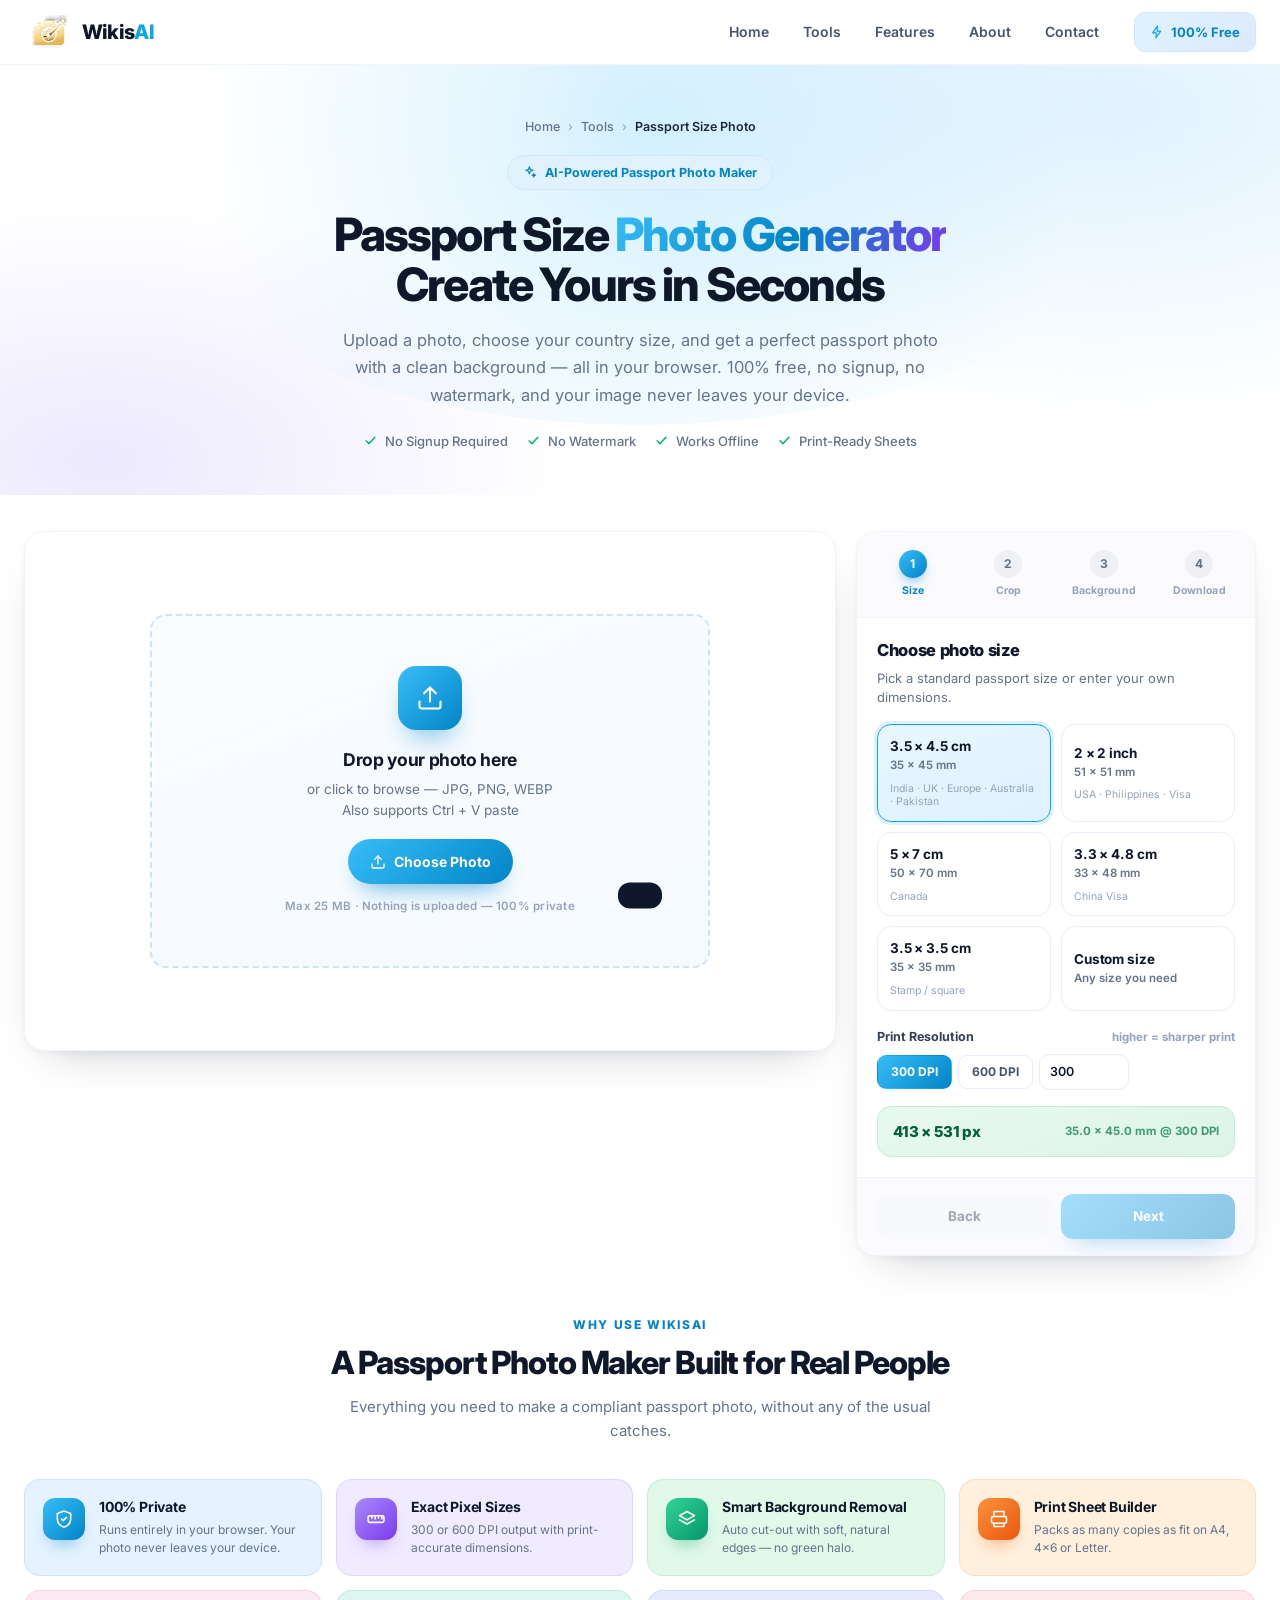
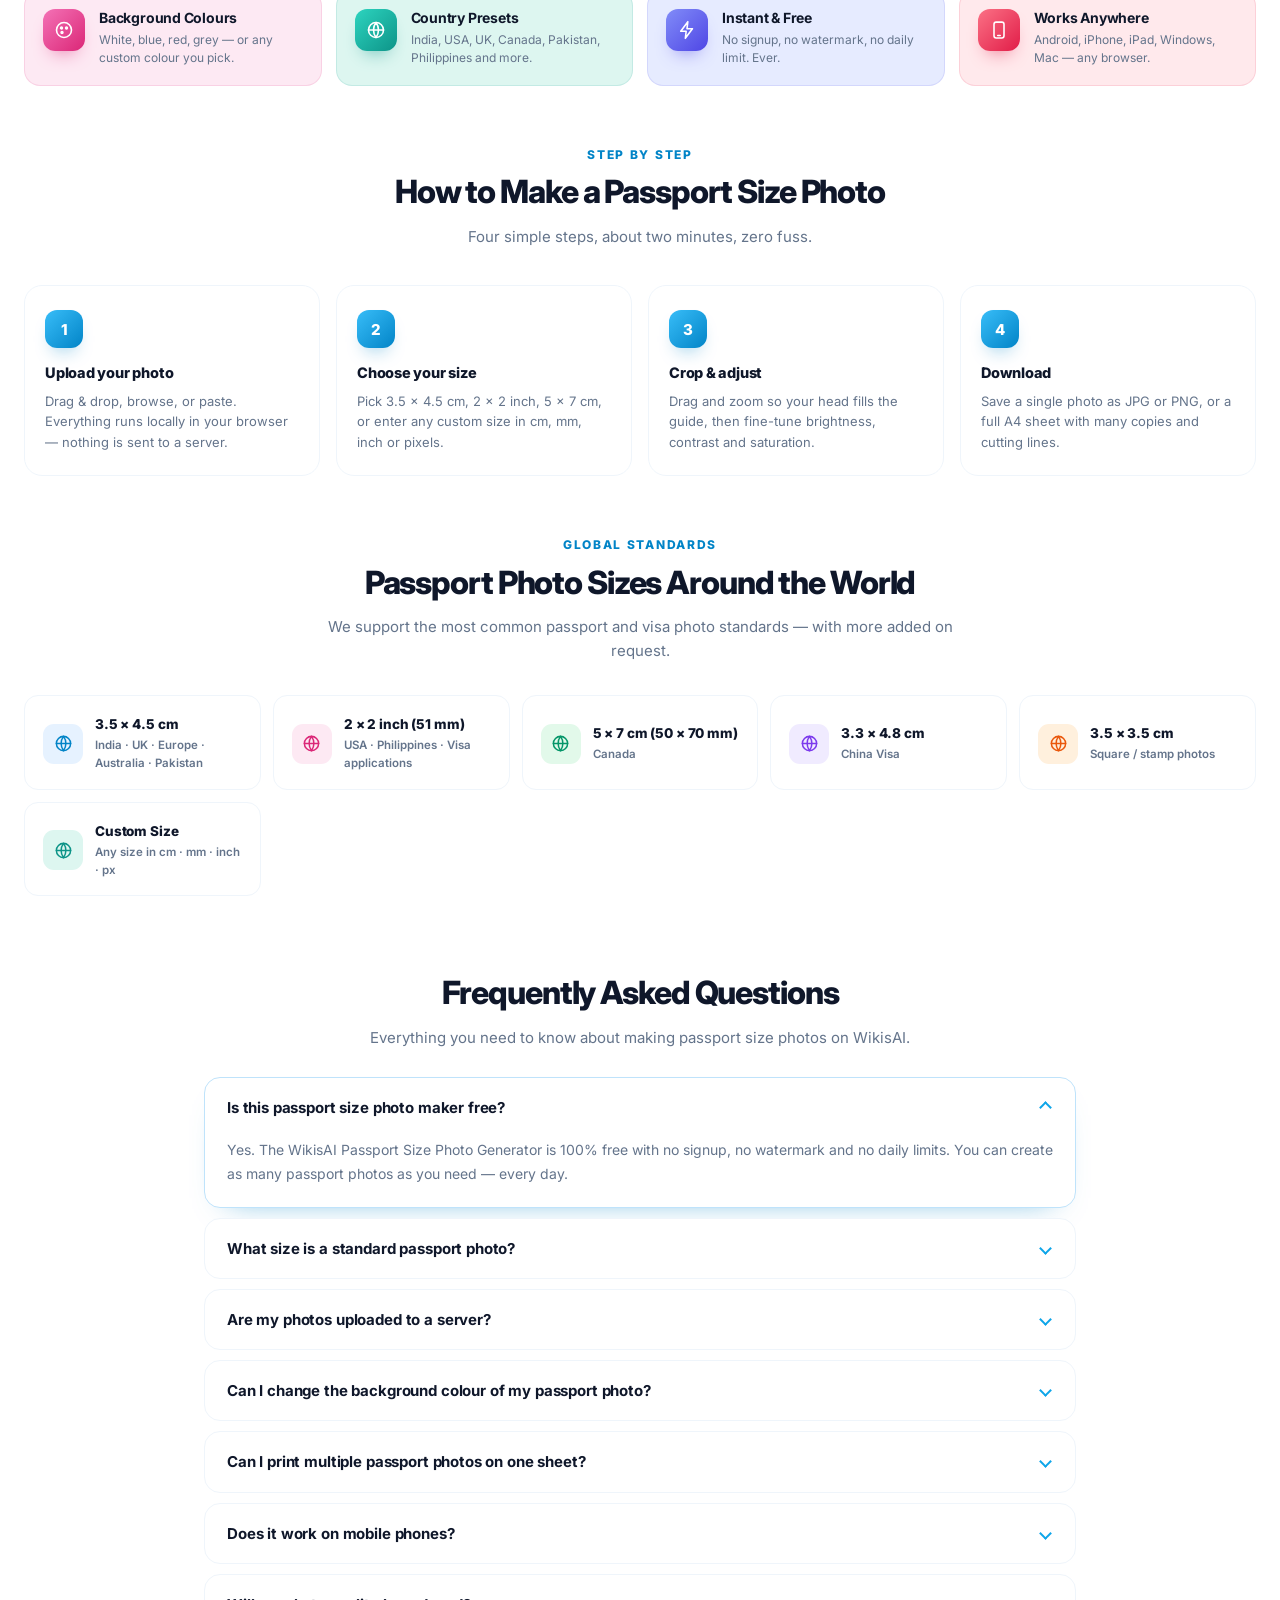
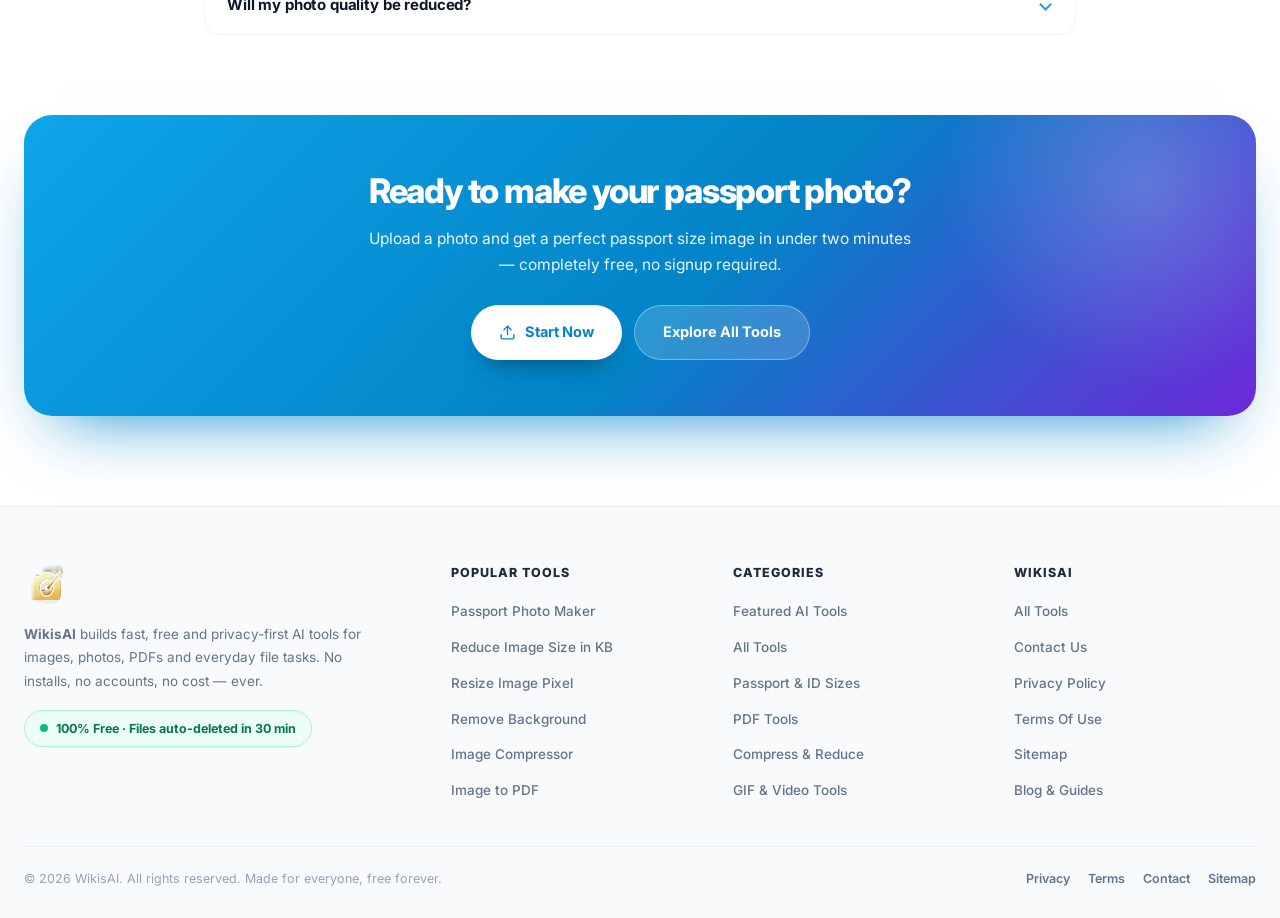
<file: passport-size-photo-genrate.html>
<!DOCTYPE html>
<html lang="en">
<head>
<meta charset="UTF-8">
<meta name="viewport" content="width=device-width, initial-scale=1.0, maximum-scale=5">
<meta http-equiv="X-UA-Compatible" content="IE=edge">
    <script async src="https://www.googletagmanager.com/gtag/js?id=G-HY0QPVB05Q"></script>
  <script>
    window.dataLayer = window.dataLayer || [];
    function gtag() { dataLayer.push(arguments); }
    gtag('js', new Date());
    gtag('config', 'G-HY0QPVB05Q');
  </script>

<title>Passport Size Photo Generator – Free Online Passport Photo Maker | WikisAI</title>
<meta name="description" content="Create a passport size photo online for free. Crop to 3.5×4.5 cm, 2×2 inch or any custom size, remove background, change colour and download a print-ready A4 sheet. No signup, no watermark.">
<meta name="keywords" content="passport size photo, passport photo maker, passport size photo generator, 3.5x4.5 cm photo, 2x2 inch photo, id photo maker, visa photo online, free passport photo">
<meta name="robots" content="index, follow, max-image-preview:large, max-snippet:-1, max-video-preview:-1">
<meta name="author" content="WikisAI">
<meta name="theme-color" content="#0ea5e9">
<meta name="format-detection" content="telephone=no">

<link rel="canonical" href="https://wikisai.com/passport-size-photo-genrate">

<meta property="og:type" content="website">
<meta property="og:site_name" content="WikisAI">
<meta property="og:title" content="Passport Size Photo Generator – Free Online Passport Photo Maker">
<meta property="og:description" content="Make a passport size photo in seconds. 3.5×4.5 cm, 2×2 inch, custom sizes, background removal, print sheet. 100% free, no signup.">
<meta property="og:url" content="https://wikisai.com/passport-size-photo-genrate">
<meta property="og:image" content="https://wikisai.com/logo.png">
<meta property="og:locale" content="en_US">

<meta name="twitter:card" content="summary_large_image">
<meta name="twitter:title" content="Passport Size Photo Generator – Free Online Passport Photo Maker">
<meta name="twitter:description" content="Make passport size photos for free — crop, resize, remove background and download a print-ready sheet.">
<meta name="twitter:image" content="https://wikisai.com/logo.png">

<link rel="icon" type="image/png" href="logo.png">
<link rel="apple-touch-icon" href="logo.png">

<link rel="preconnect" href="https://fonts.googleapis.com">
<link rel="preconnect" href="https://fonts.gstatic.com" crossorigin>
<link href="https://fonts.googleapis.com/css2?family=Inter:wght@400;500;600;700;800;900&display=swap" rel="stylesheet">

<!-- Google Analytics -->
<script async src="https://www.googletagmanager.com/gtag/js?id=G-HY0QPVB05Q"></script>
<script>
  window.dataLayer = window.dataLayer || [];
  function gtag() { dataLayer.push(arguments); }
  gtag('js', new Date());
  gtag('config', 'G-HY0QPVB05Q');
</script>

<!-- Structured Data -->
<script type="application/ld+json">
{
  "@context": "https://schema.org",
  "@graph": [
    {
      "@type": "WebSite",
      "@id": "https://wikisai.com/#website",
      "url": "https://wikisai.com/",
      "name": "WikisAI",
      "description": "Free AI-powered online image, photo and PDF tools.",
      "inLanguage": "en",
      "publisher": { "@id": "https://wikisai.com/#organization" }
    },
    {
      "@type": "Organization",
      "@id": "https://wikisai.com/#organization",
      "name": "WikisAI",
      "url": "https://wikisai.com/",
      "logo": {
        "@type": "ImageObject",
        "url": "https://wikisai.com/logo.png",
        "width": 512,
        "height": 512
      }
    },
    {
      "@type": "WebPage",
      "@id": "https://wikisai.com/passport-size-photo-genrate#webpage",
      "url": "https://wikisai.com/passport-size-photo-genrate",
      "name": "Passport Size Photo Generator – Free Online Passport Photo Maker",
      "description": "Create a passport size photo online for free. Crop to 3.5×4.5 cm, 2×2 inch or any custom size, remove background, change colour and download a print-ready A4 sheet.",
      "isPartOf": { "@id": "https://wikisai.com/#website" },
      "inLanguage": "en",
      "primaryImageOfPage": {
        "@type": "ImageObject",
        "url": "https://wikisai.com/logo.png"
      },
      "breadcrumb": { "@id": "https://wikisai.com/passport-size-photo-genrate#breadcrumb" }
    },
    {
      "@type": "BreadcrumbList",
      "@id": "https://wikisai.com/passport-size-photo-genrate#breadcrumb",
      "itemListElement": [
        { "@type": "ListItem", "position": 1, "name": "Home", "item": "https://wikisai.com/" },
        { "@type": "ListItem", "position": 2, "name": "Passport Size Photo Generator", "item": "https://wikisai.com/passport-size-photo-genrate" }
      ]
    },
    {
      "@type": "SoftwareApplication",
      "@id": "https://wikisai.com/passport-size-photo-genrate#app",
      "name": "Passport Size Photo Generator",
      "url": "https://wikisai.com/passport-size-photo-genrate",
      "applicationCategory": "MultimediaApplication",
      "applicationSubCategory": "Photo Editing",
      "operatingSystem": "Any (Web Browser)",
      "browserRequirements": "Requires a modern browser such as Chrome, Safari, Edge or Firefox",
      "description": "Free online passport size photo maker. Crop, resize, remove background and download a print-ready passport photo or A4 sheet.",
      "offers": {
        "@type": "Offer",
        "price": "0",
        "priceCurrency": "USD",
        "availability": "https://schema.org/InStock"
      },
      "featureList": [
        "3.5 × 4.5 cm (35 × 45 mm) passport size",
        "2 × 2 inch US passport size",
        "5 × 7 cm Canada size",
        "Custom size in cm, mm, inch or pixels",
        "Automatic background removal",
        "Background colour replacement (white, blue, red, grey)",
        "Brightness, contrast and saturation adjustment",
        "Print-ready A4, 4×6 and Letter sheets",
        "Works 100% in the browser — no upload required"
      ],
      "aggregateRating": {
        "@type": "AggregateRating",
        "ratingValue": "4.9",
        "ratingCount": "1284",
        "bestRating": "5",
        "worstRating": "1"
      },
      "publisher": { "@id": "https://wikisai.com/#organization" }
    },
    {
      "@type": "HowTo",
      "@id": "https://wikisai.com/passport-size-photo-genrate#howto",
      "name": "How to make a passport size photo online",
      "description": "Create a passport size photo in four simple steps using the WikisAI Passport Size Photo Generator.",
      "image": "https://wikisai.com/logo.png",
      "totalTime": "PT2M",
      "estimatedCost": { "@type": "MonetaryAmount", "currency": "USD", "value": "0" },
      "tool": [{ "@type": "HowToTool", "name": "WikisAI Passport Size Photo Generator" }],
      "step": [
        {
          "@type": "HowToStep",
          "position": 1,
          "name": "Upload your photo",
          "text": "Drag and drop, browse, or paste a photo. Everything runs in your browser and your image is never uploaded to a server.",
          "url": "https://wikisai.com/passport-size-photo-genrate#step-1"
        },
        {
          "@type": "HowToStep",
          "position": 2,
          "name": "Choose a photo size",
          "text": "Select 3.5 × 4.5 cm, 2 × 2 inch, 5 × 7 cm or enter any custom size in cm, mm, inch or pixels.",
          "url": "https://wikisai.com/passport-size-photo-genrate#step-2"
        },
        {
          "@type": "HowToStep",
          "position": 3,
          "name": "Crop and adjust",
          "text": "Drag and zoom so your head fills the guide, then fine-tune brightness, contrast and saturation.",
          "url": "https://wikisai.com/passport-size-photo-genrate#step-3"
        },
        {
          "@type": "HowToStep",
          "position": 4,
          "name": "Change the background",
          "text": "Remove a plain background automatically and choose white, blue, red, grey, or any custom colour.",
          "url": "https://wikisai.com/passport-size-photo-genrate#step-4"
        },
        {
          "@type": "HowToStep",
          "position": 5,
          "name": "Download",
          "text": "Download a single photo as JPG or PNG, or a full A4, 4×6 or Letter sheet with many copies and optional cutting lines.",
          "url": "https://wikisai.com/passport-size-photo-genrate#step-5"
        }
      ]
    },
    {
      "@type": "FAQPage",
      "@id": "https://wikisai.com/passport-size-photo-genrate#faq",
      "mainEntity": [
        {
          "@type": "Question",
          "name": "Is this passport size photo maker free?",
          "acceptedAnswer": {
            "@type": "Answer",
            "text": "Yes. The WikisAI Passport Size Photo Generator is 100% free with no signup, no watermark and no daily limits. You can create as many passport photos as you need."
          }
        },
        {
          "@type": "Question",
          "name": "What size is a standard passport photo?",
          "acceptedAnswer": {
            "@type": "Answer",
            "text": "Most countries use 3.5 × 4.5 cm (35 × 45 mm) — including India, the UK, Pakistan, Australia and most of Europe. The USA and Philippines use 2 × 2 inch (51 × 51 mm), and Canada uses 5 × 7 cm (50 × 70 mm)."
          }
        },
        {
          "@type": "Question",
          "name": "Are my photos uploaded to a server?",
          "acceptedAnswer": {
            "@type": "Answer",
            "text": "No. All processing happens locally inside your browser using HTML5 Canvas. Your photo never leaves your device, which makes the tool completely private and secure."
          }
        },
        {
          "@type": "Question",
          "name": "Can I change the background colour of my passport photo?",
          "acceptedAnswer": {
            "@type": "Answer",
            "text": "Yes. Turn on the automatic background removal option and choose white, off-white, light blue, blue, red, grey, or any custom colour using the built-in colour picker."
          }
        },
        {
          "@type": "Question",
          "name": "Can I print multiple passport photos on one sheet?",
          "acceptedAnswer": {
            "@type": "Answer",
            "text": "Yes. The download step includes a print-sheet builder for A4, 4 × 6 inch and Letter paper. It automatically packs as many copies as fit and can add cutting lines."
          }
        },
        {
          "@type": "Question",
          "name": "Does it work on mobile phones?",
          "acceptedAnswer": {
            "@type": "Answer",
            "text": "Yes. The tool is fully responsive and works on Android phones, iPhones, tablets, laptops and desktop computers in any modern browser."
          }
        }
      ]
    }
  ]
}
</script>

<style>
/* ============================================================
   RESET & TOKENS  (matches index.html design language)
   ============================================================ */
*,*::before,*::after{box-sizing:border-box}
html{-webkit-text-size-adjust:100%;scroll-behavior:smooth}
body{
  margin:0;
  font-family:'Inter',system-ui,-apple-system,'Segoe UI',Roboto,Helvetica,Arial,sans-serif;
  color:#0f172a;
  line-height:1.55;
  -webkit-font-smoothing:antialiased;
  background:#ffffff;
  min-height:100vh;
}
:root{
  --ink:#0f172a;
  --ink-2:#1e293b;
  --muted:#64748b;
  --muted-2:#94a3b8;
  --line:#e6eef7;
  --line-2:#eff5fb;
  --brand:#0ea5e9;
  --brand-2:#0284c7;
  --brand-soft:#e0f2fe;
  --ok:#10b981;
  --r:18px;
  --r-sm:14px;
  --shadow-sm:0 1px 2px rgba(15,23,42,.05), 0 4px 12px -6px rgba(15,23,42,.10);
  --shadow:0 2px 6px rgba(15,23,42,.04), 0 20px 44px -26px rgba(15,23,42,.30);
  --shadow-lg:0 24px 60px -28px rgba(14,165,233,.42);
}
h1,h2,h3,h4,p{margin:0}
img{max-width:100%;display:block}
a{color:inherit}
button{font:inherit;color:inherit}
input,select{font:inherit}
.ic{width:18px;height:18px;fill:none;stroke:currentColor;stroke-width:1.9;stroke-linecap:round;stroke-linejoin:round;display:block}
.sr{position:absolute;width:1px;height:1px;overflow:hidden;clip:rect(0 0 0 0);white-space:nowrap}
.is-hidden{display:none !important}

/* Color themes */
.t-blue   {--fb:#e6f2ff;--ff:#0284c7;--fs:linear-gradient(135deg,#38bdf8,#0284c7)}
.t-purple {--fb:#f0ebff;--ff:#7c3aed;--fs:linear-gradient(135deg,#a78bfa,#7c3aed)}
.t-green  {--fb:#e2f9ea;--ff:#059669;--fs:linear-gradient(135deg,#34d399,#059669)}
.t-pink   {--fb:#fde9f3;--ff:#db2777;--fs:linear-gradient(135deg,#f472b6,#db2777)}
.t-orange {--fb:#fff0dd;--ff:#ea580c;--fs:linear-gradient(135deg,#fb923c,#ea580c)}
.t-teal   {--fb:#ddf6f0;--ff:#0d9488;--fs:linear-gradient(135deg,#2dd4bf,#0d9488)}
.t-indigo {--fb:#e6ebff;--ff:#4f46e5;--fs:linear-gradient(135deg,#818cf8,#4f46e5)}
.t-rose   {--fb:#ffe9ec;--ff:#e11d48;--fs:linear-gradient(135deg,#fb7185,#e11d48)}
.t-amber  {--fb:#fff4d6;--ff:#d97706;--fs:linear-gradient(135deg,#fbbf24,#d97706)}
.t-cyan   {--fb:#d9f5fb;--ff:#0891b2;--fs:linear-gradient(135deg,#22d3ee,#0891b2)}
.t-lime   {--fb:#eefacb;--ff:#65a30d;--fs:linear-gradient(135deg,#a3e635,#65a30d)}
.t-fuchsia{--fb:#fbe9ff;--ff:#c026d3;--fs:linear-gradient(135deg,#e879f9,#c026d3)}

/* ============================================================
   HEADER
   ============================================================ */
.hdr{
  position:sticky;top:0;z-index:90;
  background:rgba(255,255,255,.82);
  -webkit-backdrop-filter:saturate(180%) blur(16px);
  backdrop-filter:saturate(180%) blur(16px);
  border-bottom:1px solid var(--line-2);
}
.hdr-in{
  max-width:1280px;margin:0 auto;padding:12px 24px;
  display:flex;align-items:center;gap:20px;
}
.logo{display:flex;align-items:center;gap:10px;text-decoration:none;flex:none}
.logo img{height:38px;width:auto}
.logo-txt b{font-size:20px;font-weight:800;letter-spacing:-.035em;color:var(--ink)}
.logo-txt b em{font-style:normal;color:var(--brand)}

.nav{display:flex;align-items:center;gap:4px;margin-left:auto}
.nav a{
  text-decoration:none;font-size:14px;font-weight:600;color:#475569;
  padding:9px 15px;border-radius:10px;transition:.16s;white-space:nowrap;
}
.nav a:hover{color:var(--brand-2)}
.free-badge{
  display:inline-flex;align-items:center;gap:7px;flex:none;
  background:linear-gradient(135deg,#e0f2fe,#dbeafe);color:var(--brand-2);
  padding:9px 15px;border-radius:11px;font-size:13px;font-weight:700;
  border:1px solid #cfe8fd;
}
.free-badge .ic{width:14px;height:14px;color:var(--brand)}
.burger{
  display:none;width:40px;height:40px;border-radius:11px;border:1px solid var(--line);
  background:#fff;cursor:pointer;align-items:center;justify-content:center;flex:none;
}
.burger span{display:block;width:17px;height:2px;background:var(--ink-2);border-radius:2px;position:relative}
.burger span::before,.burger span::after{content:'';position:absolute;left:0;width:17px;height:2px;background:var(--ink-2);border-radius:2px}
.burger span::before{top:-5.5px}
.burger span::after{top:5.5px}
@media(max-width:960px){
  .nav{
    position:fixed;inset:64px 0 auto 0;background:#fff;flex-direction:column;
    align-items:stretch;padding:14px;gap:2px;border-bottom:1px solid var(--line);
    box-shadow:0 24px 48px -28px rgba(15,23,42,.4);display:none;
  }
  .nav.open{display:flex}
  .nav a{padding:13px 14px;font-size:15px}
  .burger{display:flex;margin-left:auto}
  .free-badge{display:none}
}

/* ============================================================
   HERO
   ============================================================ */
.hero{
  position:relative;overflow:hidden;
  padding:52px 24px 44px;
  background:
    radial-gradient(900px 480px at 86% 10%, #e0f2fe 0%, rgba(224,242,254,0) 65%),
    radial-gradient(760px 420px at 8% 92%, #ede9fe 0%, rgba(237,233,254,0) 62%),
    #ffffff;
  text-align:center;
}
.hero::before{
  content:'';position:absolute;top:-240px;left:50%;transform:translateX(-50%);
  width:1100px;height:600px;border-radius:50%;
  background:radial-gradient(circle, rgba(125,211,252,.30), rgba(125,211,252,0) 70%);
  pointer-events:none;
}
.hero-in{position:relative;max-width:860px;margin:0 auto}
.breadcrumb{
  display:flex;gap:8px;justify-content:center;align-items:center;
  font-size:12.5px;color:var(--muted-2);margin-bottom:18px;
}
.breadcrumb a{text-decoration:none;color:var(--muted);font-weight:500;transition:.15s}
.breadcrumb a:hover{color:var(--brand-2)}
.breadcrumb span{color:var(--muted-2)}

.pill{
  display:inline-flex;align-items:center;gap:8px;
  background:var(--brand-soft);border:1px solid #cfe8fd;color:var(--brand-2);
  padding:7px 15px;border-radius:999px;font-size:12.5px;font-weight:700;
  margin-bottom:20px;
}
.pill .ic{width:14px;height:14px}

.hero h1{
  font-size:clamp(28px,4.4vw,46px);line-height:1.08;letter-spacing:-.04em;font-weight:800;
  color:var(--ink);
}
.hero h1 .grad{
  background:linear-gradient(120deg,#38bdf8 0%,#0284c7 55%,#7c3aed 100%);
  -webkit-background-clip:text;background-clip:text;color:transparent;
}
.hero p.lead{
  margin:18px auto 0;max-width:620px;font-size:clamp(14.5px,1.5vw,16.5px);
  color:var(--muted);line-height:1.65;
}
.hero-checks{display:flex;flex-wrap:wrap;gap:18px;justify-content:center;margin-top:22px}
.hero-checks span{display:inline-flex;align-items:center;gap:7px;font-size:13px;color:var(--muted);font-weight:500}
.hero-checks span .ic{width:15px;height:15px;color:#10b981;stroke-width:2.4}

/* ============================================================
   APP WORKSPACE
   ============================================================ */
.app{
  max-width:1280px;margin:36px auto 0;padding:0 24px;
  display:grid;grid-template-columns:minmax(0,1fr) 400px;gap:20px;align-items:start;
}
@media(max-width:1020px){
  .app{grid-template-columns:1fr;padding:0 16px}
}

/* ---- stage ---- */
.stage{
  background:#fff;border-radius:20px;box-shadow:var(--shadow);
  border:1px solid var(--line-2);padding:20px;
  display:flex;flex-direction:column;align-items:center;justify-content:center;
  min-height:520px;gap:16px;position:relative;
}
@media(max-width:640px){.stage{padding:14px;min-height:420px}}

.drop{
  width:100%;max-width:560px;border:2px dashed #cfe3f5;border-radius:16px;
  padding:50px 24px;text-align:center;cursor:pointer;transition:.2s ease;
  background:linear-gradient(160deg,#f9fcff,#f5faff);
}
.drop:hover,.drop.over{border-color:#7dd3fc;background:linear-gradient(160deg,#f0f9ff,#e6f4ff);transform:translateY(-2px)}
.drop .ico{
  width:64px;height:64px;margin:0 auto 16px;border-radius:18px;
  background:linear-gradient(135deg,#38bdf8,#0284c7);
  display:grid;place-items:center;color:#fff;
  box-shadow:0 16px 32px -16px rgba(2,132,199,.9);
}
.drop .ico .ic{width:28px;height:28px;stroke-width:1.8}
.drop h3{font-size:17.5px;letter-spacing:-.02em;font-weight:700;color:var(--ink)}
.drop p{color:var(--muted);font-size:13.5px;margin-top:6px;line-height:1.55}
.drop .btn-sel{
  display:inline-flex;align-items:center;gap:8px;margin-top:18px;
  background:linear-gradient(135deg,#38bdf8,#0284c7);color:#fff;
  padding:12px 22px;border-radius:999px;font-size:14px;font-weight:700;
  border:0;cursor:pointer;box-shadow:0 12px 26px -14px rgba(2,132,199,1);
  transition:.18s;
}
.drop .btn-sel:hover{transform:translateY(-2px);filter:brightness(1.06)}
.drop .btn-sel .ic{width:16px;height:16px}
.drop .formats{margin-top:14px;font-size:11.5px;color:var(--muted-2);font-weight:600;letter-spacing:.02em}

/* ---- canvas work area ---- */
.work{display:none;flex-direction:column;align-items:center;gap:14px;width:100%}
.work.show{display:flex}
.canvas-holder{
  position:relative;border-radius:16px;overflow:hidden;line-height:0;
  box-shadow:0 0 0 1px var(--line), 0 20px 44px -24px rgba(15,23,42,.5);
  background-color:#fff;
  background-image:
    linear-gradient(45deg,#eef0f5 25%,transparent 25%),
    linear-gradient(-45deg,#eef0f5 25%,transparent 25%),
    linear-gradient(45deg,transparent 75%,#eef0f5 75%),
    linear-gradient(-45deg,transparent 75%,#eef0f5 75%);
  background-size:18px 18px;
  background-position:0 0,0 9px,9px -9px,-9px 0;
}
#view{display:block;touch-action:none;cursor:grab;user-select:none}
#view.grabbing{cursor:grabbing}

.stage-tools{
  display:flex;align-items:center;gap:8px;flex-wrap:wrap;justify-content:center;
  padding:8px 12px;border-radius:999px;background:#f8fafc;border:1px solid var(--line-2);
}
.stage-tools .sep{width:1px;height:20px;background:var(--line);margin:0 2px}
.icon-btn{
  width:36px;height:36px;border-radius:10px;border:1px solid transparent;background:#fff;
  display:grid;place-items:center;cursor:pointer;color:#475569;transition:.15s;
  box-shadow:0 1px 2px rgba(15,23,42,.05);
}
.icon-btn:hover{background:var(--brand-soft);color:var(--brand-2);border-color:#cfe8fd}
.icon-btn:active{transform:scale(.95)}
.icon-btn .ic{width:16px;height:16px;stroke-width:2.2}
.mini{display:flex;align-items:center;gap:6px;font-size:12.5px;color:var(--muted);cursor:pointer;padding-left:4px;font-weight:600}
.mini input{accent-color:var(--brand)}
.stage-tools input[type="range"]{width:110px}
.hint{font-size:12.5px;color:var(--muted-2);text-align:center}

/* ============================================================
   PANEL
   ============================================================ */
.panel{
  background:#fff;border-radius:20px;box-shadow:var(--shadow);
  border:1px solid var(--line-2);overflow:hidden;
  position:sticky;top:82px;display:flex;flex-direction:column;
  max-height:calc(100vh - 104px);
}
@media(max-width:1020px){.panel{position:static;max-height:none}}

.stepper{display:flex;gap:4px;padding:10px;background:#fbfbfe;border-bottom:1px solid var(--line-2)}
.stepper button{
  flex:1;border:0;background:transparent;border-radius:12px;padding:8px 2px;cursor:pointer;
  display:flex;flex-direction:column;align-items:center;gap:5px;
  font-size:10.5px;font-weight:700;letter-spacing:.01em;color:var(--muted-2);transition:.16s;
}
.stepper button i{
  width:28px;height:28px;border-radius:50%;background:#eef0f5;color:#64748b;
  display:grid;place-items:center;font-style:normal;font-size:12px;font-weight:700;transition:.16s;
}
.stepper button.active{color:var(--brand-2)}
.stepper button.active i{background:linear-gradient(135deg,#38bdf8,#0284c7);color:#fff;box-shadow:0 6px 14px -6px rgba(2,132,199,.9)}
.stepper button.done i{background:#10b981;color:#fff}
.stepper button.done{color:#067647}

.panel-body{overflow-y:auto;flex:1;scrollbar-width:thin}
.panel-body::-webkit-scrollbar{width:8px}
.panel-body::-webkit-scrollbar-thumb{background:#dfe3ec;border-radius:8px}
.pane{display:none;padding:20px}
.pane.active{display:block;animation:fade .22s ease}
@keyframes fade{from{opacity:0;transform:translateY(5px)}to{opacity:1;transform:none}}
.pane-title{font-size:16.5px;letter-spacing:-.02em;font-weight:800;color:var(--ink)}
.pane-sub{color:var(--muted);font-size:13px;margin-top:5px;margin-bottom:16px;line-height:1.5}

/* presets */
.presets{display:grid;grid-template-columns:1fr 1fr;gap:10px}
.preset{
  border:1.5px solid var(--line);background:#fff;border-radius:14px;padding:12px;
  text-align:left;cursor:pointer;transition:.15s;line-height:1.35;
}
.preset:hover{border-color:#c9cdf7;background:#fbfbff;transform:translateY(-1px)}
.preset.active{
  border-color:var(--brand);
  background:linear-gradient(160deg,#e8f6ff,#dff1ff);
  box-shadow:0 0 0 3px rgba(14,165,233,.14);
}
.preset b{display:block;font-size:13.5px;letter-spacing:-.01em;font-weight:700;color:var(--ink)}
.preset small{display:block;color:var(--muted);font-size:11.5px;margin-top:3px;font-weight:600}
.preset em{display:block;font-style:normal;color:var(--muted-2);font-size:10.5px;margin-top:8px;line-height:1.3}

/* custom size */
.custom{margin-top:12px;padding:14px;border-radius:14px;background:#f9fafd;border:1px solid var(--line-2)}
.custom-row{display:flex;align-items:flex-end;gap:10px}
.custom-row .num{flex:1}
.custom-row label{display:block;font-size:11px;font-weight:700;color:var(--muted);margin-bottom:6px;text-transform:uppercase;letter-spacing:.04em}
.custom-row .x{color:var(--muted-2);padding-bottom:10px;font-weight:700}
.units{display:flex;gap:6px;margin-top:10px}
.units button,.chips button{
  border:1px solid var(--line);background:#fff;border-radius:9px;padding:7px 13px;
  font-size:12px;font-weight:700;color:#475569;cursor:pointer;transition:.15s;
}
.units button:hover,.chips button:hover{border-color:#cfe8fd;color:var(--brand-2)}
.units button.on,.chips button.on{background:linear-gradient(135deg,#38bdf8,#0284c7);border-color:transparent;color:#fff}

/* inputs */
input[type="number"],select{
  width:100%;padding:10px 12px;border:1px solid var(--line);border-radius:10px;background:#fff;
  font-size:13.5px;font-weight:600;color:var(--ink);outline:none;transition:.15s;
}
input[type="number"]:focus,select:focus{border-color:#7dd3fc;box-shadow:0 0 0 3px rgba(14,165,233,.16)}
input[type="range"]{
  -webkit-appearance:none;appearance:none;width:100%;height:6px;border-radius:99px;
  background:#e2e8f0;outline:none;cursor:pointer;
}
input[type="range"]::-webkit-slider-thumb{
  -webkit-appearance:none;width:18px;height:18px;border-radius:50%;background:#fff;
  border:2px solid var(--brand);box-shadow:0 2px 6px rgba(15,23,42,.2);cursor:grab;
}
input[type="range"]::-moz-range-thumb{
  width:16px;height:16px;border-radius:50%;background:#fff;border:2px solid var(--brand);
  box-shadow:0 2px 6px rgba(15,23,42,.2);
}
.field{margin-top:16px}
.field-head{display:flex;justify-content:space-between;align-items:baseline;margin-bottom:8px;gap:10px}
.field-head label{font-size:12.5px;font-weight:700;color:#334155}
.field-head span{font-size:11.5px;color:var(--muted-2);font-weight:700}
.chips{display:flex;gap:6px;align-items:center;flex-wrap:wrap}
.chips input[type="number"]{width:90px;flex:none;padding:7px 10px;font-size:12.5px}

/* readout */
.readout{
  margin-top:16px;padding:13px 15px;border-radius:14px;
  background:linear-gradient(160deg,#e8f9f0,#ddf4e8);
  border:1px solid #bff0d3;
  display:flex;justify-content:space-between;align-items:center;gap:10px;flex-wrap:wrap;
}
.readout b{font-size:15px;color:#05603a;letter-spacing:-.01em;font-weight:800}
.readout span{font-size:11.5px;color:#3f9c72;font-weight:700}

/* switch */
.switch{
  display:flex;align-items:center;gap:11px;cursor:pointer;user-select:none;
  padding:13px;border-radius:14px;background:#f9fafd;border:1px solid var(--line-2);
  transition:.15s;
}
.switch:hover{border-color:#cfe8fd}
.switch input{display:none}
.switch .track{
  width:44px;height:26px;border-radius:99px;background:#d7dae5;position:relative;flex:none;transition:.2s;
}
.switch .thumb{
  position:absolute;top:3px;left:3px;width:20px;height:20px;border-radius:50%;background:#fff;
  box-shadow:0 1px 3px rgba(15,23,42,.3);transition:.2s;
}
.switch input:checked + .track{background:linear-gradient(135deg,#38bdf8,#0284c7)}
.switch input:checked + .track .thumb{transform:translateX(18px)}
.switch-label{font-size:13px;font-weight:700;color:#334155}

/* swatches */
.swatches{display:grid;grid-template-columns:repeat(4,1fr);gap:8px}
.sw{
  border:1.5px solid var(--line);border-radius:12px;background:#fff;padding:8px 4px 6px;
  cursor:pointer;display:flex;flex-direction:column;align-items:center;gap:6px;transition:.15s;
}
.sw:hover{border-color:#cfe8fd;transform:translateY(-1px)}
.sw.active{border-color:var(--brand);box-shadow:0 0 0 3px rgba(14,165,233,.16)}
.sw i{
  width:100%;height:26px;border-radius:7px;background:var(--c);display:block;
  box-shadow:inset 0 0 0 1px rgba(15,23,42,.12);
}
.sw span{font-size:10px;font-weight:700;color:var(--muted)}
.sw.checker i{
  background-color:#fff;
  background-image:
    linear-gradient(45deg,#dfe3ec 25%,transparent 25%),
    linear-gradient(-45deg,#dfe3ec 25%,transparent 25%),
    linear-gradient(45deg,transparent 75%,#dfe3ec 75%),
    linear-gradient(-45deg,transparent 75%,#dfe3ec 75%);
  background-size:10px 10px;background-position:0 0,0 5px,5px -5px,-5px 0;
}
.customcolor{display:flex;align-items:center;gap:9px;margin-top:10px;font-size:12.5px;color:var(--muted);font-weight:700}
input[type="color"]{
  width:42px;height:32px;padding:2px;border:1px solid var(--line);border-radius:9px;background:#fff;cursor:pointer;
}
.note{font-size:12px;color:var(--muted-2);margin-top:12px;line-height:1.55}
.hr{border:0;border-top:1px solid var(--line-2);margin:22px 0 16px}

/* buttons */
.btn{
  border:0;border-radius:12px;padding:12px 20px;font-size:13.5px;font-weight:700;cursor:pointer;
  transition:.16s;display:inline-flex;align-items:center;justify-content:center;gap:8px;
}
.btn:active{transform:translateY(1px)}
.btn.primary{
  background:linear-gradient(135deg,#38bdf8,#0284c7);color:#fff;
  box-shadow:0 12px 26px -14px rgba(2,132,199,1);
}
.btn.primary:hover{filter:brightness(1.06);transform:translateY(-1px)}
.btn.dark{background:#0f172a;color:#fff}
.btn.dark:hover{background:#1e293b}
.btn.ghost{background:#f1f5f9;color:#334155}
.btn.ghost:hover{background:#e6eef7}
.btn.block{width:100%}
.btn.sm{padding:9px 15px;font-size:12.5px}
.btn[disabled]{opacity:.45;pointer-events:none}

.panel-foot{display:flex;gap:10px;padding:16px 20px;border-top:1px solid var(--line-2);background:#fbfbfe}
.panel-foot .btn{flex:1}

/* preview */
.preview-box{
  display:flex;justify-content:center;padding:18px;border-radius:14px;
  background-color:#fbfcfe;border:1px solid var(--line-2);
  background-image:
    linear-gradient(45deg,#eef0f5 25%,transparent 25%),
    linear-gradient(-45deg,#eef0f5 25%,transparent 25%),
    linear-gradient(45deg,transparent 75%,#eef0f5 75%),
    linear-gradient(-45deg,transparent 75%,#eef0f5 75%);
  background-size:16px 16px;background-position:0 0,0 8px,8px -8px,-8px 0;
}
.preview-box canvas,.sheet-preview canvas{
  max-width:100%;height:auto;border-radius:8px;
  box-shadow:0 8px 24px -12px rgba(15,23,42,.6);background:#fff;
}
.sheet-preview{
  display:flex;justify-content:center;padding:14px;border-radius:14px;
  background:#f9fafd;border:1px solid var(--line-2);margin-top:12px;
}
.check{display:flex;align-items:center;gap:8px;font-size:12.5px;color:#334155;font-weight:700;margin-top:12px;cursor:pointer}
.check input{width:16px;height:16px;accent-color:var(--brand)}

/* ============================================================
   INFO SECTIONS
   ============================================================ */
.section{max-width:1280px;margin:0 auto;padding:60px 24px 0}
.section.tight{padding-top:44px}
.sec-eyebrow{
  text-align:center;font-size:12px;font-weight:800;letter-spacing:.14em;
  text-transform:uppercase;color:var(--brand-2);margin-bottom:10px;
}
.sec-title{
  text-align:center;font-size:clamp(22px,3.2vw,32px);font-weight:800;
  letter-spacing:-.035em;color:var(--ink);line-height:1.15;
}
.sec-sub{
  text-align:center;color:var(--muted);font-size:15px;line-height:1.6;
  margin:14px auto 0;max-width:640px;
}

/* Feature grid (colored cards like index) */
.feat-grid{display:grid;grid-template-columns:repeat(4,1fr);gap:14px;margin-top:36px}
@media(max-width:960px){.feat-grid{grid-template-columns:repeat(2,1fr)}}
@media(max-width:520px){.feat-grid{grid-template-columns:1fr}}
.fcard{
  display:flex;align-items:flex-start;gap:14px;padding:18px;border-radius:16px;
  background:var(--fb);border:1px solid color-mix(in srgb, var(--ff) 12%, transparent);
  text-decoration:none;transition:.2s cubic-bezier(.2,.8,.3,1);
}
.fcard:hover{transform:translateY(-3px);box-shadow:0 20px 40px -24px color-mix(in srgb, var(--ff) 65%, transparent)}
.fcard .fi{
  width:42px;height:42px;border-radius:12px;flex:none;
  display:grid;place-items:center;color:#fff;
  background:var(--fs);box-shadow:0 10px 20px -12px var(--ff);
}
.fcard .fi .ic{width:20px;height:20px}
.fcard b{display:block;font-size:14px;font-weight:700;letter-spacing:-.015em;color:var(--ink);line-height:1.3;margin-bottom:4px}
.fcard small{display:block;font-size:12px;color:var(--muted);line-height:1.5}

/* Steps */
.steps{display:grid;grid-template-columns:repeat(4,1fr);gap:16px;margin-top:36px;counter-reset:step}
@media(max-width:880px){.steps{grid-template-columns:repeat(2,1fr)}}
@media(max-width:520px){.steps{grid-template-columns:1fr}}
.step-card{
  position:relative;padding:24px 20px 22px;border-radius:18px;
  background:#fff;border:1px solid var(--line-2);transition:.2s;
}
.step-card:hover{transform:translateY(-3px);box-shadow:var(--shadow);border-color:#cfe8fd}
.step-num{
  width:38px;height:38px;border-radius:12px;display:grid;place-items:center;
  background:linear-gradient(135deg,#38bdf8,#0284c7);color:#fff;
  font-weight:800;font-size:15px;margin-bottom:14px;
  box-shadow:0 10px 20px -12px rgba(2,132,199,.95);
}
.step-card b{display:block;font-size:14.5px;font-weight:800;color:var(--ink);letter-spacing:-.015em;margin-bottom:6px}
.step-card p{font-size:13px;color:var(--muted);line-height:1.6}

/* Sizes info table */
.sizes-list{
  display:grid;grid-template-columns:repeat(auto-fill,minmax(220px,1fr));
  gap:12px;margin-top:32px;
}
.size-item{
  padding:16px 18px;border-radius:14px;background:#fff;border:1px solid var(--line-2);
  transition:.18s;display:flex;align-items:center;gap:12px;
}
.size-item:hover{border-color:#cfe8fd;transform:translateY(-2px);box-shadow:var(--shadow-sm)}
.size-item .flag{
  width:40px;height:40px;border-radius:11px;flex:none;display:grid;place-items:center;
  background:var(--fb,#e0f2fe);color:var(--ff,#0284c7);
}
.size-item .flag .ic{width:19px;height:19px}
.size-item b{display:block;font-size:13.5px;font-weight:800;color:var(--ink);letter-spacing:-.01em}
.size-item span{display:block;font-size:11.5px;color:var(--muted);margin-top:2px;font-weight:600}

/* FAQ */
.faq{max-width:920px;margin:72px auto 0;padding:0 24px}
.faq h2{
  font-size:clamp(22px,3.2vw,32px);text-align:center;font-weight:800;
  letter-spacing:-.035em;color:var(--ink);margin-bottom:8px;
}
.faq .faq-sub{text-align:center;color:var(--muted);font-size:15px;margin-bottom:28px}
.faq details{
  background:#fff;border:1px solid var(--line-2);border-radius:16px;
  margin-bottom:10px;overflow:hidden;transition:.18s;
}
.faq details[open]{border-color:#bfe3fb;box-shadow:0 14px 32px -24px rgba(2,132,199,.7)}
.faq summary{
  cursor:pointer;padding:18px 22px;font-size:15px;font-weight:700;color:var(--ink);
  list-style:none;display:flex;align-items:center;justify-content:space-between;gap:14px;
  letter-spacing:-.01em;
}
.faq summary::-webkit-details-marker{display:none}
.faq summary::after{
  content:'';width:9px;height:9px;flex:none;border-right:2px solid var(--brand);
  border-bottom:2px solid var(--brand);transform:rotate(45deg);transition:.2s;margin-right:3px;
}
.faq details[open] summary::after{transform:rotate(-135deg)}
.faq .ans{padding:0 22px 20px;font-size:14px;color:var(--muted);line-height:1.75}

/* CTA */
.cta{margin-top:80px;padding:0 24px}
.cta-in{
  position:relative;overflow:hidden;text-align:center;max-width:1280px;margin:0 auto;
  background:linear-gradient(135deg,#0ea5e9 0%,#0284c7 55%,#6d28d9 100%);
  border-radius:28px;padding:56px 28px;color:#fff;
  box-shadow:0 32px 64px -34px rgba(2,132,199,.95);
}
.cta-in::before{
  content:'';position:absolute;top:-140px;right:-100px;width:420px;height:420px;border-radius:50%;
  background:radial-gradient(circle,rgba(255,255,255,.20),rgba(255,255,255,0) 68%);
}
.cta-in h2{position:relative;font-size:clamp(24px,3.6vw,34px);letter-spacing:-.035em;font-weight:800;line-height:1.15}
.cta-in p{position:relative;margin:16px auto 0;max-width:560px;font-size:15.5px;color:rgba(255,255,255,.92);line-height:1.65}
.cta-btns{position:relative;display:flex;gap:12px;justify-content:center;flex-wrap:wrap;margin-top:28px}
.cta-btns a{
  text-decoration:none;padding:15px 28px;border-radius:999px;font-size:14.5px;font-weight:700;
  transition:.2s;display:inline-flex;align-items:center;gap:9px;
}
.cta-btns .w{background:#fff;color:#0284c7;box-shadow:0 14px 28px -16px rgba(0,0,0,.6)}
.cta-btns .w:hover{transform:translateY(-2px)}
.cta-btns .g{background:rgba(255,255,255,.16);color:#fff;border:1px solid rgba(255,255,255,.35)}
.cta-btns .g:hover{background:rgba(255,255,255,.26)}

/* ============================================================
   FOOTER
   ============================================================ */
footer{margin-top:90px;background:#f8fafc;border-top:1px solid var(--line);padding:56px 24px 0}
.f-in{max-width:1280px;margin:0 auto;display:grid;grid-template-columns:1.6fr 1fr 1fr 1fr;gap:40px}
@media(max-width:900px){.f-in{grid-template-columns:1fr 1fr;gap:30px}}
@media(max-width:520px){.f-in{grid-template-columns:1fr}}
.f-brand img{height:44px;margin-bottom:16px}
.f-brand p{font-size:13.5px;color:var(--muted);line-height:1.75;max-width:340px}
.f-badge{
  display:inline-flex;align-items:center;gap:8px;margin-top:16px;
  background:#ecfdf5;border:1px solid #a7f3d0;border-radius:999px;
  padding:8px 15px;font-size:12.5px;font-weight:700;color:#047857;
}
.f-badge .dot{width:8px;height:8px;border-radius:50%;background:#10b981}
.f-col h4{font-size:12.5px;font-weight:800;letter-spacing:.08em;text-transform:uppercase;color:var(--ink-2);margin-bottom:16px}
.f-col ul{list-style:none;margin:0;padding:0;display:flex;flex-direction:column;gap:11px}
.f-col a{text-decoration:none;font-size:13.5px;color:var(--muted);font-weight:500;transition:.15s}
.f-col a:hover{color:var(--brand-2)}
.f-bot{
  max-width:1280px;margin:44px auto 0;padding:22px 0 30px;
  border-top:1px solid var(--line);display:flex;justify-content:space-between;
  align-items:center;gap:16px;flex-wrap:wrap;
}
.f-bot p{font-size:12.5px;color:var(--muted-2)}
.f-legal{display:flex;gap:18px;flex-wrap:wrap}
.f-legal a{text-decoration:none;font-size:12.5px;color:var(--muted);font-weight:600}
.f-legal a:hover{color:var(--brand-2)}

/* toast */
.toast{
  position:fixed;left:50%;bottom:28px;transform:translate(-50%,140%);
  background:#0f172a;color:#fff;padding:13px 22px;border-radius:12px;font-size:13px;font-weight:600;
  box-shadow:0 18px 40px -18px rgba(0,0,0,.7);z-index:200;transition:transform .3s cubic-bezier(.2,.9,.3,1.3);
  max-width:88vw;text-align:center;
}
.toast.show{transform:translate(-50%,0)}

/* spinner */
.spinner-overlay{
  position:fixed;inset:0;background:rgba(255,255,255,.75);
  backdrop-filter:blur(3px);-webkit-backdrop-filter:blur(3px);
  z-index:300;display:none;place-items:center;
}
.spinner-overlay.show{display:grid}
.spinner{
  width:52px;height:52px;border-radius:50%;
  border:4px solid #e0f2fe;border-top-color:var(--brand);animation:spin .8s linear infinite;
}
@keyframes spin{to{transform:rotate(360deg)}}
</style>
</head>

<body>

<!-- ICON SPRITE -->
<svg width="0" height="0" style="position:absolute" aria-hidden="true" focusable="false">
  <symbol id="i-sparkle" viewBox="0 0 24 24"><path d="M11 3l1.7 4.6L17.3 9l-4.6 1.7L11 15l-1.7-4.3L4.7 9l4.6-1.4L11 3z"/><path d="M18.5 14.5l.8 2.2 2.2.8-2.2.8-.8 2.2-.8-2.2-2.2-.8 2.2-.8.8-2.2z"/></symbol>
  <symbol id="i-upload" viewBox="0 0 24 24"><path d="M21 15v4a2 2 0 0 1-2 2H5a2 2 0 0 1-2-2v-4"/><polyline points="17 8 12 3 7 8"/><line x1="12" y1="3" x2="12" y2="15"/></symbol>
  <symbol id="i-id" viewBox="0 0 24 24"><rect x="2.5" y="4.5" width="19" height="15" rx="2.5"/><circle cx="8.5" cy="10.6" r="2.3"/><path d="M4.8 16.6c.7-1.6 2.1-2.4 3.7-2.4s3 .8 3.7 2.4"/><path d="M14.6 9.6h4.2M14.6 12.8h4.2"/></symbol>
  <symbol id="i-crop" viewBox="0 0 24 24"><path d="M6 2v14a2 2 0 0 0 2 2h14"/><path d="M2 6h14a2 2 0 0 1 2 2v14"/></symbol>
  <symbol id="i-layers" viewBox="0 0 24 24"><path d="M12 3l9 5-9 5-9-5 9-5z"/><path d="M3 13l9 5 9-5"/></symbol>
  <symbol id="i-download" viewBox="0 0 24 24"><path d="M21 15v4a2 2 0 0 1-2 2H5a2 2 0 0 1-2-2v-4"/><polyline points="7 10 12 15 17 10"/><line x1="12" y1="15" x2="12" y2="3"/></symbol>
  <symbol id="i-check" viewBox="0 0 24 24"><path d="M5 12.5l4.5 4.5L19 7"/></symbol>
  <symbol id="i-bolt" viewBox="0 0 24 24"><path d="M13 2L4.5 13.5H11l-1 8.5 8.5-11.5H12l1-8.5z"/></symbol>
  <symbol id="i-shield" viewBox="0 0 24 24"><path d="M12 2.5l8 3v6c0 5-3.4 8.9-8 10.5C7.4 20.4 4 16.5 4 11.5v-6l8-3z"/><path d="M9 12l2 2 4-4"/></symbol>
  <symbol id="i-gift" viewBox="0 0 24 24"><rect x="3" y="8" width="18" height="13" rx="2"/><path d="M3 12.5h18M12 8v13"/><path d="M12 8S10.5 3.5 8 3.5A2.2 2.2 0 0 0 8 8h4zM12 8s1.5-4.5 4-4.5A2.2 2.2 0 0 1 16 8h-4z"/></symbol>
  <symbol id="i-mobile" viewBox="0 0 24 24"><rect x="6" y="2.5" width="12" height="19" rx="2.6"/><path d="M10.5 18.5h3"/></symbol>
  <symbol id="i-star" viewBox="0 0 24 24"><path d="M12 3l2.7 5.6 6.1.9-4.4 4.3 1 6.1L12 17l-5.4 2.9 1-6.1-4.4-4.3 6.1-.9L12 3z"/></symbol>
  <symbol id="i-rotate" viewBox="0 0 24 24"><path d="M21 12a9 9 0 1 1-2.6-6.4"/><path d="M21 3v6h-6"/></symbol>
  <symbol id="i-flip" viewBox="0 0 24 24"><path d="M12 3v18"/><path d="M8 7L4 12l4 5"/><path d="M16 7l4 5-4 5"/></symbol>
  <symbol id="i-zoom-in" viewBox="0 0 24 24"><circle cx="11" cy="11" r="7"/><path d="M11 8v6M8 11h6M20.5 20.5L16.6 16.6"/></symbol>
  <symbol id="i-zoom-out" viewBox="0 0 24 24"><circle cx="11" cy="11" r="7"/><path d="M8 11h6M20.5 20.5L16.6 16.6"/></symbol>
  <symbol id="i-arrow-right" viewBox="0 0 24 24"><path d="M5 12h14"/><path d="M13 5l7 7-7 7"/></symbol>
  <symbol id="i-printer" viewBox="0 0 24 24"><path d="M6 9V3h12v6"/><rect x="3" y="9" width="18" height="8" rx="2"/><path d="M6 17v4h12v-4"/></symbol>
  <symbol id="i-ruler" viewBox="0 0 24 24"><rect x="2.5" y="8" width="19" height="8" rx="2"/><path d="M7 8v3M11 8v4M15 8v3M19 8v4"/></symbol>
  <symbol id="i-palette" viewBox="0 0 24 24"><circle cx="12" cy="12" r="9"/><circle cx="9" cy="9.5" r="1.1"/><circle cx="15" cy="9.5" r="1.1"/><circle cx="9.6" cy="15" r="1.1"/></symbol>
  <symbol id="i-globe" viewBox="0 0 24 24"><circle cx="12" cy="12" r="9"/><path d="M3 12h18M12 3a15 15 0 0 1 0 18 15 15 0 0 1 0-18z"/></symbol>
  <symbol id="i-image" viewBox="0 0 24 24"><rect x="3" y="3" width="18" height="18" rx="2.5"/><circle cx="8.5" cy="8.5" r="1.8"/><path d="M21 15.5l-4.8-4.8L5.5 21"/></symbol>
  <symbol id="i-file" viewBox="0 0 24 24"><path d="M14 3H7a2 2 0 0 0-2 2v14a2 2 0 0 0 2 2h10a2 2 0 0 0 2-2V8l-5-5z"/><path d="M14 3v5h5"/></symbol>
  <symbol id="i-share" viewBox="0 0 24 24"><circle cx="18" cy="5" r="3"/><circle cx="6" cy="12" r="3"/><circle cx="18" cy="19" r="3"/><path d="M8.6 13.5l6.8 4M15.4 6.5l-6.8 4"/></symbol>
</svg>

<!-- ============ HEADER ============ -->
<header class="hdr">
  <div class="hdr-in">
    <a class="logo" href="/" aria-label="WikisAI home">
      <img src="logo.png" alt="WikisAI logo" width="38" height="38">
      <span class="logo-txt"><b>Wikis<em>AI</em></b></span>
    </a>

    <nav class="nav" id="nav" aria-label="Main navigation">
      <a href="/">Home</a>
      <a href="/#tools">Tools</a>
      <a href="/#features">Features</a>
      <a href="/#about">About</a>
      <a href="/#contact">Contact</a>
    </nav>

    <span class="free-badge">
      <svg class="ic"><use href="#i-bolt"/></svg>
      100% Free
    </span>

    <button class="burger" id="burger" aria-label="Toggle menu" aria-expanded="false"><span></span></button>
  </div>
</header>

<!-- ============ HERO ============ -->
<section class="hero">
  <div class="hero-in">
    <nav class="breadcrumb" aria-label="Breadcrumb">
      <a href="/">Home</a>
      <span>›</span>
      <a href="/#tools">Tools</a>
      <span>›</span>
      <span style="color:var(--ink-2);font-weight:600">Passport Size Photo</span>
    </nav>

    <span class="pill">
      <svg class="ic"><use href="#i-sparkle"/></svg>
      AI-Powered Passport Photo Maker
    </span>

    <h1>Passport Size <span class="grad">Photo Generator</span><br>Create Yours in Seconds</h1>

    <p class="lead">
      Upload a photo, choose your country size, and get a perfect passport photo with a clean
      background — all in your browser. 100% free, no signup, no watermark, and your image never
      leaves your device.
    </p>

    <div class="hero-checks">
      <span><svg class="ic"><use href="#i-check"/></svg> No Signup Required</span>
      <span><svg class="ic"><use href="#i-check"/></svg> No Watermark</span>
      <span><svg class="ic"><use href="#i-check"/></svg> Works Offline</span>
      <span><svg class="ic"><use href="#i-check"/></svg> Print-Ready Sheets</span>
    </div>
  </div>
</section>

<!-- ============ APP ============ -->
<div class="app" id="step-1">

  <!-- ===== STAGE ===== -->
  <section class="stage" aria-label="Passport photo workspace">
    <div class="drop" id="drop">
      <div class="ico"><svg class="ic"><use href="#i-upload"/></svg></div>
      <h3>Drop your photo here</h3>
      <p>or click to browse — JPG, PNG, WEBP<br>Also supports Ctrl + V paste</p>
      <button class="btn-sel" type="button">
        <svg class="ic"><use href="#i-upload"/></svg>
        Choose Photo
      </button>
      <p class="formats">Max 25 MB · Nothing is uploaded — 100% private</p>
      <input type="file" id="file" accept="image/*" hidden>
    </div>

    <div class="work" id="workState">
      <div class="canvas-holder" id="holder">
        <canvas id="view"></canvas>
      </div>

      <div class="stage-tools">
        <button class="icon-btn" id="zoomOut" title="Zoom out" type="button">
          <svg class="ic"><use href="#i-zoom-out"/></svg>
        </button>
        <input type="range" id="zoomRange" min="1" max="4" step="0.01" value="1" aria-label="Zoom">
        <button class="icon-btn" id="zoomIn" title="Zoom in" type="button">
          <svg class="ic"><use href="#i-zoom-in"/></svg>
        </button>
        <span class="sep"></span>
        <button class="icon-btn" id="rotL" title="Rotate left" type="button">
          <svg class="ic" style="transform:scaleX(-1)"><use href="#i-rotate"/></svg>
        </button>
        <button class="icon-btn" id="rotR" title="Rotate right" type="button">
          <svg class="ic"><use href="#i-rotate"/></svg>
        </button>
        <button class="icon-btn" id="flipBtn" title="Flip horizontally" type="button">
          <svg class="ic"><use href="#i-flip"/></svg>
        </button>
        <button class="icon-btn" id="resetCrop" title="Reset crop" type="button">
          <svg class="ic"><use href="#i-rotate"/></svg>
        </button>
        <label class="mini"><input type="checkbox" id="guideChk" checked> Guide</label>
      </div>
      <p class="hint">Drag the photo to reposition · scroll or pinch to zoom</p>
    </div>
  </section>

  <!-- ===== PANEL ===== -->
  <aside class="panel">
    <div class="stepper" id="stepper">
      <button class="active" data-step="1" type="button"><i>1</i>Size</button>
      <button data-step="2" type="button"><i>2</i>Crop</button>
      <button data-step="3" type="button"><i>3</i>Background</button>
      <button data-step="4" type="button"><i>4</i>Download</button>
    </div>

    <div class="panel-body">

      <!-- STEP 1 : SIZE -->
      <section class="pane active" data-pane="1" id="step-2">
        <h2 class="pane-title">Choose photo size</h2>
        <p class="pane-sub">Pick a standard passport size or enter your own dimensions.</p>
        <div class="presets" id="presets"></div>

        <div class="custom is-hidden" id="customBox">
          <div class="custom-row">
            <div class="num"><label>Width</label><input type="number" id="inW" step="0.1" min="0.1" value="3.5"></div>
            <span class="x">×</span>
            <div class="num"><label>Height</label><input type="number" id="inH" step="0.1" min="0.1" value="4.5"></div>
          </div>
          <div class="units" id="units">
            <button data-unit="cm" class="on" type="button">cm</button>
            <button data-unit="mm" type="button">mm</button>
            <button data-unit="in" type="button">inch</button>
            <button data-unit="px" type="button">px</button>
          </div>
        </div>

        <div class="field">
          <div class="field-head"><label>Print Resolution</label><span>higher = sharper print</span></div>
          <div class="chips" id="dpiChips">
            <button data-dpi="300" class="on" type="button">300 DPI</button>
            <button data-dpi="600" type="button">600 DPI</button>
            <input type="number" id="inDpi" value="300" min="72" max="1200" aria-label="Custom DPI">
          </div>
        </div>

        <div class="readout">
          <b id="roPx">—</b>
          <span id="roSize"></span>
        </div>
      </section>

      <!-- STEP 2 : CROP -->
      <section class="pane" data-pane="2" id="step-3">
        <h2 class="pane-title">Crop &amp; Adjust</h2>
        <p class="pane-sub">Position your head inside the guide, then fine-tune the look.</p>

        <div class="field">
          <div class="field-head"><label>Zoom</label><span id="zoomVal">1.00×</span></div>
          <input type="range" id="zoomRange2" min="1" max="4" step="0.01" value="1">
        </div>

        <div class="field">
          <div class="field-head"><label>Brightness</label><span id="bVal">100%</span></div>
          <input type="range" id="adjB" min="60" max="150" value="100">
        </div>

        <div class="field">
          <div class="field-head"><label>Contrast</label><span id="cVal">100%</span></div>
          <input type="range" id="adjC" min="60" max="150" value="100">
        </div>

        <div class="field">
          <div class="field-head"><label>Saturation</label><span id="sVal">100%</span></div>
          <input type="range" id="adjS" min="0" max="180" value="100">
        </div>

        <div class="field">
          <button class="btn ghost sm" id="adjReset" type="button">Reset adjustments</button>
        </div>
      </section>

      <!-- STEP 3 : BACKGROUND -->
      <section class="pane" data-pane="3" id="step-4">
        <h2 class="pane-title">Background</h2>
        <p class="pane-sub">Cut out a plain background and drop in a studio colour.</p>

        <label class="switch">
          <input type="checkbox" id="bgOn">
          <span class="track"><span class="thumb"></span></span>
          <span class="switch-label">Remove background automatically</span>
        </label>

        <div class="is-hidden" id="bgOpts">
          <div class="field">
            <div class="field-head"><label>Tolerance</label><span id="tolVal">45</span></div>
            <input type="range" id="tol" min="5" max="120" value="45">
          </div>
          <div class="field">
            <div class="field-head"><label>Edge softness</label><span id="featVal">2</span></div>
            <input type="range" id="feather" min="0" max="4" value="2">
          </div>
        </div>

        <div class="field">
          <div class="field-head"><label>Background colour</label></div>
          <div class="swatches" id="swatches">
            <button class="sw active" data-color="#ffffff" style="--c:#ffffff" type="button"><i></i><span>White</span></button>
            <button class="sw" data-color="#f3f5f9" style="--c:#f3f5f9" type="button"><i></i><span>Off White</span></button>
            <button class="sw" data-color="#cfe1f7" style="--c:#cfe1f7" type="button"><i></i><span>Light Blue</span></button>
            <button class="sw" data-color="#2f6fb7" style="--c:#2f6fb7" type="button"><i></i><span>Blue</span></button>
            <button class="sw" data-color="#d32f2f" style="--c:#d32f2f" type="button"><i></i><span>Red</span></button>
            <button class="sw" data-color="#9aa4b2" style="--c:#9aa4b2" type="button"><i></i><span>Grey</span></button>
            <button class="sw checker" data-color="transparent" style="--c:transparent" type="button"><i></i><span>None</span></button>
            <button class="sw" data-color="custom" style="--c:linear-gradient(135deg,#ff9a9e,#a18cd1)" type="button"><i></i><span>Custom</span></button>
          </div>
          <div class="customcolor is-hidden" id="customColorWrap">
            <input type="color" id="bgColorCustom" value="#ffffff"><span>Pick any colour</span>
          </div>
        </div>

        <p class="note" id="bgNote">Works best on plain, evenly-lit backgrounds. Turn it off to keep the original background.</p>
      </section>

      <!-- STEP 4 : DOWNLOAD -->
      <section class="pane" data-pane="4" id="step-5">
        <h2 class="pane-title">Download</h2>
        <p class="pane-sub">Save a single photo or a print-ready sheet.</p>

        <div class="preview-box"><canvas id="preview"></canvas></div>

        <div class="field">
          <div class="field-head"><label>Format</label></div>
          <div class="chips" id="fmtChips">
            <button data-fmt="image/jpeg" class="on" type="button">JPG</button>
            <button data-fmt="image/png" type="button">PNG</button>
          </div>
        </div>

        <div class="field" id="qualityField">
          <div class="field-head"><label>Quality</label><span id="qVal">92%</span></div>
          <input type="range" id="quality" min="50" max="100" value="92">
        </div>

        <button class="btn primary block" id="dlPhoto" type="button">
          <svg class="ic"><use href="#i-download"/></svg>
          Download Photo
        </button>

        <hr class="hr">
        <h3 class="pane-title" style="font-size:15px">Print Sheet</h3>
        <p class="pane-sub" style="margin-bottom:10px">Print many copies on one page and cut them out.</p>

        <div class="field" style="margin-top:0">
          <select id="sheetSize" aria-label="Sheet size">
            <option value="a4">A4 · 210 × 297 mm</option>
            <option value="4x6">4 × 6 inch · 102 × 152 mm</option>
            <option value="letter">Letter · 216 × 279 mm</option>
          </select>
        </div>

        <label class="check"><input type="checkbox" id="cutLines" checked> Show cutting lines</label>

        <div class="sheet-preview"><canvas id="sheetPreview"></canvas></div>
        <p class="note" id="sheetCount"></p>

        <button class="btn dark block" id="dlSheet" type="button" style="margin-top:14px">
          <svg class="ic"><use href="#i-printer"/></svg>
          Download Sheet
        </button>
      </section>

    </div>

    <div class="panel-foot">
      <button class="btn ghost" id="backBtn" type="button" disabled>Back</button>
      <button class="btn primary" id="nextBtn" type="button" disabled>Next</button>
    </div>
  </aside>
</div>

<!-- ============ FEATURES ============ -->
<section class="section" id="features">
  <p class="sec-eyebrow">Why Use WikisAI</p>
  <h2 class="sec-title">A Passport Photo Maker Built for Real People</h2>
  <p class="sec-sub">Everything you need to make a compliant passport photo, without any of the usual catches.</p>

  <div class="feat-grid">
    <div class="fcard t-blue">
      <span class="fi"><svg class="ic"><use href="#i-shield"/></svg></span>
      <span><b>100% Private</b><small>Runs entirely in your browser. Your photo never leaves your device.</small></span>
    </div>
    <div class="fcard t-purple">
      <span class="fi"><svg class="ic"><use href="#i-ruler"/></svg></span>
      <span><b>Exact Pixel Sizes</b><small>300 or 600 DPI output with print-accurate dimensions.</small></span>
    </div>
    <div class="fcard t-green">
      <span class="fi"><svg class="ic"><use href="#i-layers"/></svg></span>
      <span><b>Smart Background Removal</b><small>Auto cut-out with soft, natural edges — no green halo.</small></span>
    </div>
    <div class="fcard t-orange">
      <span class="fi"><svg class="ic"><use href="#i-printer"/></svg></span>
      <span><b>Print Sheet Builder</b><small>Packs as many copies as fit on A4, 4×6 or Letter.</small></span>
    </div>
    <div class="fcard t-pink">
      <span class="fi"><svg class="ic"><use href="#i-palette"/></svg></span>
      <span><b>Background Colours</b><small>White, blue, red, grey — or any custom colour you pick.</small></span>
    </div>
    <div class="fcard t-teal">
      <span class="fi"><svg class="ic"><use href="#i-globe"/></svg></span>
      <span><b>Country Presets</b><small>India, USA, UK, Canada, Pakistan, Philippines and more.</small></span>
    </div>
    <div class="fcard t-indigo">
      <span class="fi"><svg class="ic"><use href="#i-bolt"/></svg></span>
      <span><b>Instant &amp; Free</b><small>No signup, no watermark, no daily limit. Ever.</small></span>
    </div>
    <div class="fcard t-rose">
      <span class="fi"><svg class="ic"><use href="#i-mobile"/></svg></span>
      <span><b>Works Anywhere</b><small>Android, iPhone, iPad, Windows, Mac — any browser.</small></span>
    </div>
  </div>
</section>

<!-- ============ HOW TO ============ -->
<section class="section">
  <p class="sec-eyebrow">Step by Step</p>
  <h2 class="sec-title">How to Make a Passport Size Photo</h2>
  <p class="sec-sub">Four simple steps, about two minutes, zero fuss.</p>

  <div class="steps">
    <div class="step-card">
      <div class="step-num">1</div>
      <b>Upload your photo</b>
      <p>Drag &amp; drop, browse, or paste. Everything runs locally in your browser — nothing is sent to a server.</p>
    </div>
    <div class="step-card">
      <div class="step-num">2</div>
      <b>Choose your size</b>
      <p>Pick 3.5 × 4.5 cm, 2 × 2 inch, 5 × 7 cm, or enter any custom size in cm, mm, inch or pixels.</p>
    </div>
    <div class="step-card">
      <div class="step-num">3</div>
      <b>Crop &amp; adjust</b>
      <p>Drag and zoom so your head fills the guide, then fine-tune brightness, contrast and saturation.</p>
    </div>
    <div class="step-card">
      <div class="step-num">4</div>
      <b>Download</b>
      <p>Save a single photo as JPG or PNG, or a full A4 sheet with many copies and cutting lines.</p>
    </div>
  </div>
</section>

<!-- ============ COUNTRY SIZES ============ -->
<section class="section">
  <p class="sec-eyebrow">Global Standards</p>
  <h2 class="sec-title">Passport Photo Sizes Around the World</h2>
  <p class="sec-sub">We support the most common passport and visa photo standards — with more added on request.</p>

  <div class="sizes-list">
    <div class="size-item t-blue">
      <span class="flag"><svg class="ic"><use href="#i-globe"/></svg></span>
      <span><b>3.5 × 4.5 cm</b><span>India · UK · Europe · Australia · Pakistan</span></span>
    </div>
    <div class="size-item t-pink">
      <span class="flag"><svg class="ic"><use href="#i-globe"/></svg></span>
      <span><b>2 × 2 inch (51 mm)</b><span>USA · Philippines · Visa applications</span></span>
    </div>
    <div class="size-item t-green">
      <span class="flag"><svg class="ic"><use href="#i-globe"/></svg></span>
      <span><b>5 × 7 cm (50 × 70 mm)</b><span>Canada</span></span>
    </div>
    <div class="size-item t-purple">
      <span class="flag"><svg class="ic"><use href="#i-globe"/></svg></span>
      <span><b>3.3 × 4.8 cm</b><span>China Visa</span></span>
    </div>
    <div class="size-item t-orange">
      <span class="flag"><svg class="ic"><use href="#i-globe"/></svg></span>
      <span><b>3.5 × 3.5 cm</b><span>Square / stamp photos</span></span>
    </div>
    <div class="size-item t-teal">
      <span class="flag"><svg class="ic"><use href="#i-globe"/></svg></span>
      <span><b>Custom Size</b><span>Any size in cm · mm · inch · px</span></span>
    </div>
  </div>
</section>

<!-- ============ FAQ ============ -->
<section class="faq" id="faq">
  <h2>Frequently Asked Questions</h2>
  <p class="faq-sub">Everything you need to know about making passport size photos on WikisAI.</p>

  <details open>
    <summary>Is this passport size photo maker free?</summary>
    <div class="ans">Yes. The WikisAI Passport Size Photo Generator is 100% free with no signup, no watermark and no daily limits. You can create as many passport photos as you need — every day.</div>
  </details>

  <details>
    <summary>What size is a standard passport photo?</summary>
    <div class="ans">Most countries use <strong>3.5 × 4.5 cm (35 × 45 mm)</strong> — including India, the UK, Pakistan, Australia and most of Europe. The USA and Philippines use <strong>2 × 2 inch (51 × 51 mm)</strong>, and Canada uses <strong>5 × 7 cm (50 × 70 mm)</strong>. Our tool supports all of these plus custom sizes.</div>
  </details>

  <details>
    <summary>Are my photos uploaded to a server?</summary>
    <div class="ans">No. All processing happens locally inside your browser using HTML5 Canvas. Your photo never leaves your device, which makes the tool completely private and secure.</div>
  </details>

  <details>
    <summary>Can I change the background colour of my passport photo?</summary>
    <div class="ans">Yes. Turn on the automatic background removal option and choose white, off-white, light blue, blue, red, grey, or any custom colour using the built-in colour picker.</div>
  </details>

  <details>
    <summary>Can I print multiple passport photos on one sheet?</summary>
    <div class="ans">Yes. The download step includes a print-sheet builder for A4, 4 × 6 inch and Letter paper. It automatically packs as many copies as fit and can add cutting lines for easy trimming.</div>
  </details>

  <details>
    <summary>Does it work on mobile phones?</summary>
    <div class="ans">Yes. The tool is fully responsive and works on Android phones, iPhones, tablets, laptops and desktop computers in any modern browser such as Chrome, Safari, Edge, Firefox or Opera.</div>
  </details>

  <details>
    <summary>Will my photo quality be reduced?</summary>
    <div class="ans">No. The output uses the original image data with a 300 or 600 DPI print resolution. Your downloaded passport photo will be sharp and print-ready.</div>
  </details>
</section>

<!-- ============ CTA ============ -->
<section class="cta">
  <div class="cta-in">
    <h2>Ready to make your passport photo?</h2>
    <p>Upload a photo and get a perfect passport size image in under two minutes — completely free, no signup required.</p>
    <div class="cta-btns">
      <a class="w" href="#step-1">
        <svg class="ic" style="width:17px;height:17px"><use href="#i-upload"/></svg>
        Start Now
      </a>
      <a class="g" href="/#tools">Explore All Tools</a>
    </div>
  </div>
</section>

<!-- ============ FOOTER ============ -->
<footer>
  <div class="f-in">
    <div class="f-brand">
      <img src="logo.png" alt="WikisAI logo" width="44" height="44">
      <p><strong>WikisAI</strong> builds fast, free and privacy-first AI tools for images, photos, PDFs and everyday file tasks. No installs, no accounts, no cost — ever.</p>
      <span class="f-badge"><span class="dot"></span> 100% Free · Files auto-deleted in 30 min</span>
    </div>

    <div class="f-col">
      <h4>Popular Tools</h4>
      <ul>
        <li><a href="/passport-size-photo-genrate">Passport Photo Maker</a></li>
        <li><a href="/reduce-image-size-in-kb">Reduce Image Size in KB</a></li>
        <li><a href="/resize-image-pixel">Resize Image Pixel</a></li>
        <li><a href="/remove-image-background">Remove Background</a></li>
        <li><a href="/compress-image">Image Compressor</a></li>
        <li><a href="/image-to-pdf">Image to PDF</a></li>
      </ul>
    </div>

    <div class="f-col">
      <h4>Categories</h4>
      <ul>
        <li><a href="/#tools">Featured AI Tools</a></li>
        <li><a href="/#more-tools">All Tools</a></li>
        <li><a href="/passport-size-photo-genrate">Passport &amp; ID Sizes</a></li>
        <li><a href="/image-to-pdf">PDF Tools</a></li>
        <li><a href="/compress-image">Compress &amp; Reduce</a></li>
        <li><a href="/gif-maker">GIF &amp; Video Tools</a></li>
      </ul>
    </div>

    <div class="f-col">
      <h4>WikisAI</h4>
      <ul>
        <li><a href="/all-tools">All Tools</a></li>
        <li><a href="/contact-us">Contact Us</a></li>
        <li><a href="/policy">Privacy Policy</a></li>
        <li><a href="/terms">Terms Of Use</a></li>
        <li><a href="/sitemap.xml">Sitemap</a></li>
        <li><a href="/blog">Blog &amp; Guides</a></li>
      </ul>
    </div>
  </div>

  <div class="f-bot">
    <p>© <span id="yr">2025</span> WikisAI. All rights reserved. Made for everyone, free forever.</p>
    <div class="f-legal">
      <a href="/policy">Privacy</a>
      <a href="/terms">Terms</a>
      <a href="/contact-us">Contact</a>
      <a href="/sitemap.xml">Sitemap</a>
    </div>
  </div>
</footer>

<!-- spinner + toast -->
<div class="spinner-overlay" id="spinner">
  <div class="spinner"></div>
</div>
<div class="toast" id="toast"></div>

<script>
(function(){
'use strict';

/* =========================================================
   HELPERS
   ========================================================= */
var $  = function(s, r){ return (r || document).querySelector(s); };
var $$ = function(s, r){ return Array.prototype.slice.call((r || document).querySelectorAll(s)); };
var clamp = function(v, a, b){ return Math.min(b, Math.max(a, v)); };

/* =========================================================
   DOM
   ========================================================= */
var dropEl      = $('#drop');
var fileInput   = $('#file');
var workState   = $('#workState');
var viewCanvas  = $('#view');
var viewCtx     = viewCanvas.getContext('2d');
var zoomRange   = $('#zoomRange');
var zoomRange2  = $('#zoomRange2');
var previewCv   = $('#preview');
var sheetCv     = $('#sheetPreview');

var cropCanvas  = document.createElement('canvas');
var maskCanvas  = document.createElement('canvas');
var finalCanvas = document.createElement('canvas');

/* =========================================================
   STATE
   ========================================================= */
var state = {
  src: null, srcW: 0, srcH: 0,
  presetId: 'std45',
  unit: 'cm', sizeW: 3.5, sizeH: 4.5,
  dpi: 300,
  zoom: 1, offX: 0, offY: 0, baseScale: 1,
  adj: { b: 100, c: 100, s: 100 },
  bg: { on: false, tol: 45, feather: 2, color: '#ffffff' },
  guide: true,
  fmt: 'image/jpeg', quality: 0.92,
  sheet: 'a4', cut: true,
  step: 1
};

var outW = 413, outH = 531;
var viewW = 400, viewH = 514;
var dpr = 1;

/* =========================================================
   SIZE PRESETS
   ========================================================= */
var PRESETS = [
  { id:'std45', label:'3.5 × 4.5 cm', sub:'35 × 45 mm', note:'India · UK · Europe · Australia · Pakistan', w:3.5, h:4.5, unit:'cm' },
  { id:'us22',  label:'2 × 2 inch',   sub:'51 × 51 mm', note:'USA · Philippines · Visa',                 w:2,   h:2,   unit:'in' },
  { id:'ca57',  label:'5 × 7 cm',     sub:'50 × 70 mm', note:'Canada',                                  w:5,   h:7,   unit:'cm' },
  { id:'cn33',  label:'3.3 × 4.8 cm', sub:'33 × 48 mm', note:'China Visa',                              w:3.3, h:4.8, unit:'cm' },
  { id:'sq',    label:'3.5 × 3.5 cm', sub:'35 × 35 mm', note:'Stamp / square',                          w:3.5, h:3.5, unit:'cm' },
  { id:'custom',label:'Custom size',  sub:'Any size you need', note:'',                                   w:3.5, h:4.5, unit:'cm', custom:true }
];

var SHEETS = {
  a4:     { wmm: 210,   hmm: 297   },
  '4x6':  { wmm: 101.6, hmm: 152.4 },
  letter: { wmm: 215.9, hmm: 279.4 }
};

/* =========================================================
   TOAST
   ========================================================= */
function toast(msg){
  var t = $('#toast');
  t.textContent = msg;
  t.classList.add('show');
  clearTimeout(toast._t);
  toast._t = setTimeout(function(){ t.classList.remove('show'); }, 2400);
}

/* =========================================================
   FILTER / SIZE / LAYOUT
   ========================================================= */
function filterStr(){
  return 'brightness(' + state.adj.b + '%) contrast(' + state.adj.c + '%) saturate(' + state.adj.s + '%)';
}

function outputPx(){
  var d = state.dpi, f = 1;
  if (state.unit === 'cm') f = d / 2.54;
  else if (state.unit === 'mm') f = d / 25.4;
  else if (state.unit === 'in') f = d;
  else f = 1;
  return {
    w: Math.max(30, Math.round(state.sizeW * f)),
    h: Math.max(30, Math.round(state.sizeH * f))
  };
}

function physicalMM(){
  var px = outputPx();
  var d = state.dpi || 300;
  return { w: px.w / d * 25.4, h: px.h / d * 25.4 };
}

function layout(){
  var px = outputPx();
  outW = px.w; outH = px.h;

  var aspect = outW / outH;
  var MAX = 460;
  if (aspect >= 1){ viewW = MAX; viewH = Math.round(MAX / aspect); }
  else { viewH = MAX; viewW = Math.round(MAX * aspect); }
  viewW = Math.max(viewW, 120);
  viewH = Math.max(viewH, 120);

  dpr = Math.min(window.devicePixelRatio || 1, 2);
  viewCanvas.width  = Math.round(viewW * dpr);
  viewCanvas.height = Math.round(viewH * dpr);
  viewCanvas.style.width  = viewW + 'px';
  viewCanvas.style.height = 'auto';
  viewCanvas.style.maxWidth = '100%';

  updateReadout();
}

function updateReadout(){
  $('#roPx').textContent = outW + ' × ' + outH + ' px';
  var mm = physicalMM();
  $('#roSize').textContent = mm.w.toFixed(1) + ' × ' + mm.h.toFixed(1) + ' mm  @ ' + state.dpi + ' DPI';
}

/* =========================================================
   VIEW RENDER
   ========================================================= */
function fit(keepZoom){
  if (!state.src) return;
  state.baseScale = Math.max(viewW / state.srcW, viewH / state.srcH);
  if (!keepZoom) state.zoom = 1;
  zoomRange.value = state.zoom;
  zoomRange2.value = state.zoom;
  $('#zoomVal').textContent = state.zoom.toFixed(2) + '×';

  var s = state.baseScale * state.zoom;
  state.offX = (viewW - state.srcW * s) / 2;
  state.offY = (viewH - state.srcH * s) / 2;
  clampOffsets();
}

function clampOffsets(){
  var s = state.baseScale * state.zoom;
  var dw = state.srcW * s, dh = state.srcH * s;
  state.offX = dw <= viewW ? (viewW - dw) / 2 : clamp(state.offX, viewW - dw, 0);
  state.offY = dh <= viewH ? (viewH - dh) / 2 : clamp(state.offY, viewH - dh, 0);
}

function drawGuide(ctx){
  if (!state.guide) return;
  ctx.save();
  ctx.setLineDash([6, 6]);
  ctx.lineWidth = 1.6;
  ctx.strokeStyle = 'rgba(255,255,255,.9)';
  ctx.shadowColor = 'rgba(0,0,0,.45)';
  ctx.shadowBlur = 4;
  ctx.beginPath();
  ctx.ellipse(viewW / 2, viewH * 0.40, viewW * 0.30, viewH * 0.29, 0, 0, Math.PI * 2);
  ctx.stroke();

  ctx.setLineDash([3, 7]);
  ctx.lineWidth = 1;
  ctx.strokeStyle = 'rgba(255,255,255,.6)';
  ctx.beginPath();
  ctx.moveTo(viewW * 0.06, viewH * 0.115);
  ctx.lineTo(viewW * 0.94, viewH * 0.115);
  ctx.stroke();
  ctx.restore();
}

function renderView(){
  if (!state.src) return;
  viewCtx.setTransform(dpr, 0, 0, dpr, 0, 0);
  viewCtx.clearRect(0, 0, viewW, viewH);
  viewCtx.imageSmoothingEnabled = true;
  viewCtx.imageSmoothingQuality = 'high';

  var s = state.baseScale * state.zoom;
  viewCtx.save();
  viewCtx.filter = filterStr();
  viewCtx.drawImage(state.src, state.offX, state.offY, state.srcW * s, state.srcH * s);
  viewCtx.restore();

  drawGuide(viewCtx);

  viewCtx.save();
  viewCtx.strokeStyle = 'rgba(0,0,0,.18)';
  viewCtx.lineWidth = 2;
  viewCtx.strokeRect(1, 1, viewW - 2, viewH - 2);
  viewCtx.restore();
}

/* =========================================================
   PIPELINE
   ========================================================= */
var pipeScheduled = false;
function schedulePipeline(){
  if (pipeScheduled) return;
  pipeScheduled = true;
  requestAnimationFrame(function(){
    pipeScheduled = false;
    renderPipeline();
  });
}

function renderCrop(){
  if (!state.src) return;
  cropCanvas.width  = outW;
  cropCanvas.height = outH;
  var ctx = cropCanvas.getContext('2d');
  ctx.clearRect(0, 0, outW, outH);
  ctx.imageSmoothingEnabled = true;
  ctx.imageSmoothingQuality = 'high';
  var k = outW / viewW;
  var s = state.baseScale * state.zoom;
  ctx.drawImage(state.src, state.offX * k, state.offY * k, state.srcW * s * k, state.srcH * s * k);
}

function computeMask(id, tol){
  var w = id.width, h = id.height, d = id.data, n = w * h;
  var mask = new Uint8Array(n);

  var rs = [], gs = [], bs = [];
  function sample(x, y){
    var i = (y * w + x) * 4;
    rs.push(d[i]); gs.push(d[i + 1]); bs.push(d[i + 2]);
  }
  for (var x = 0; x < w; x++){ sample(x, 0); sample(x, h - 1); }
  for (var y = 0; y < h; y++){ sample(0, y); sample(w - 1, y); }
  var med = function(a){ a.sort(function(p, q){ return p - q; }); return a[a.length >> 1]; };
  var R = med(rs), G = med(gs), B = med(bs);

  var t2 = tol * tol * 3;
  var stack = [];

  function tryPush(i){
    if (mask[i]) return;
    var p = i * 4;
    var dr = d[p] - R, dg = d[p + 1] - G, db = d[p + 2] - B;
    if (dr * dr + dg * dg + db * db <= t2){
      mask[i] = 1;
      stack.push(i);
    }
  }

  for (var xx = 0; xx < w; xx++){ tryPush(xx); tryPush((h - 1) * w + xx); }
  for (var yy = 0; yy < h; yy++){ tryPush(yy * w); tryPush(yy * w + w - 1); }

  while (stack.length){
    var i = stack.pop();
    var px = i % w, py = (i - px) / w;
    if (px > 0)     tryPush(i - 1);
    if (px < w - 1) tryPush(i + 1);
    if (py > 0)     tryPush(i - w);
    if (py < h - 1) tryPush(i + w);
  }

  var out = new Uint8Array(n);
  for (var j = 0; j < n; j++) out[j] = mask[j] ? 255 : 0;
  return out;
}

function blurMask(src, w, h, passes){
  if (passes <= 0) return src;
  var cur = src;
  for (var p = 0; p < passes; p++){
    var out = new Uint8Array(w * h);
    for (var y = 0; y < h; y++){
      for (var x = 0; x < w; x++){
        var sum = 0, cnt = 0;
        for (var dy = -1; dy <= 1; dy++){
          var ny = y + dy;
          if (ny < 0 || ny >= h) continue;
          for (var dx = -1; dx <= 1; dx++){
            var nx = x + dx;
            if (nx < 0 || nx >= w) continue;
            sum += cur[ny * w + nx];
            cnt++;
          }
        }
        out[y * w + x] = sum / cnt;
      }
    }
    cur = out;
  }
  return cur;
}

function renderFinal(){
  if (!state.src) return;
  finalCanvas.width  = outW;
  finalCanvas.height = outH;
  var ctx = finalCanvas.getContext('2d');
  ctx.clearRect(0, 0, outW, outH);
  ctx.imageSmoothingEnabled = true;
  ctx.imageSmoothingQuality = 'high';

  if (!state.bg.on){
    ctx.filter = filterStr();
    ctx.drawImage(cropCanvas, 0, 0);
    ctx.filter = 'none';
    return;
  }

  var cctx = cropCanvas.getContext('2d');
  var id;
  try { id = cctx.getImageData(0, 0, outW, outH); }
  catch (e){
    ctx.filter = filterStr();
    ctx.drawImage(cropCanvas, 0, 0);
    ctx.filter = 'none';
    return;
  }

  var mask = computeMask(id, state.bg.tol);
  var soft = blurMask(mask, outW, outH, state.bg.feather);

  var covered = 0, d = id.data, total = outW * outH;
  for (var i = 0; i < total; i++){
    var a = 1 - soft[i] / 255;
    if (a < 0.5) covered++;
    d[i * 4 + 3] = Math.round(d[i * 4 + 3] * a);
  }
  if (covered / total > 0.97){
    toast('Background removal is too aggressive — lower the tolerance.');
  }

  maskCanvas.width  = outW;
  maskCanvas.height = outH;
  maskCanvas.getContext('2d').putImageData(id, 0, 0);

  if (state.bg.color !== 'transparent'){
    ctx.fillStyle = state.bg.color;
    ctx.fillRect(0, 0, outW, outH);
  }
  ctx.filter = filterStr();
  ctx.drawImage(maskCanvas, 0, 0);
  ctx.filter = 'none';
}

function renderPipeline(){
  if (!state.src) return;
  renderCrop();
  renderFinal();
  if (state.step === 4){
    updatePhotoPreview();
    updateSheetPreview();
  }
}

/* =========================================================
   LOADING
   ========================================================= */
function loadFile(file){
  if (!file) return;
  if (!/^image\//.test(file.type)){ toast('Please choose an image file.'); return; }
  if (file.size > 25 * 1024 * 1024){ toast('Image is larger than 25 MB.'); return; }

  var url = URL.createObjectURL(file);
  var img = new Image();
  img.onload = function(){
    URL.revokeObjectURL(url);
    setSource(img, img.naturalWidth, img.naturalHeight);
  };
  img.onerror = function(){
    URL.revokeObjectURL(url);
    toast('Sorry, that image could not be loaded.');
  };
  img.src = url;
}

function setSource(source, w, h){
  state.src = source;
  state.srcW = w;
  state.srcH = h;

  dropEl.classList.add('is-hidden');
  workState.classList.add('show');

  layout();
  fit(false);
  renderView();
  renderPipeline();

  goStep(2);
  toast('Photo loaded — position it and continue.');
}

/* =========================================================
   CROP INTERACTION
   ========================================================= */
var drag = null;

viewCanvas.addEventListener('pointerdown', function(e){
  if (!state.src) return;
  viewCanvas.setPointerCapture(e.pointerId);
  drag = { x: e.clientX, y: e.clientY, ox: state.offX, oy: state.offY };
  viewCanvas.classList.add('grabbing');
});

viewCanvas.addEventListener('pointermove', function(e){
  if (!drag) return;
  var rect = viewCanvas.getBoundingClientRect();
  var k = viewW / rect.width;
  state.offX = drag.ox + (e.clientX - drag.x) * k;
  state.offY = drag.oy + (e.clientY - drag.y) * k;
  clampOffsets();
  renderView();
});

function endDrag(){
  if (!drag) return;
  drag = null;
  viewCanvas.classList.remove('grabbing');
  schedulePipeline();
}
viewCanvas.addEventListener('pointerup', endDrag);
viewCanvas.addEventListener('pointercancel', endDrag);
viewCanvas.addEventListener('pointerleave', function(){ if (drag) endDrag(); });

viewCanvas.addEventListener('wheel', function(e){
  if (!state.src) return;
  e.preventDefault();
  var rect = viewCanvas.getBoundingClientRect();
  var mx = (e.clientX - rect.left) * (viewW / rect.width);
  var my = (e.clientY - rect.top)  * (viewH / rect.height);

  var oldS = state.baseScale * state.zoom;
  var factor = Math.exp(-e.deltaY * 0.0016);
  var newZoom = clamp(state.zoom * factor, 1, 4);
  var newS = state.baseScale * newZoom;

  state.offX = mx - (mx - state.offX) * (newS / oldS);
  state.offY = my - (my - state.offY) * (newS / oldS);
  state.zoom = newZoom;
  clampOffsets();

  zoomRange.value = state.zoom;
  zoomRange2.value = state.zoom;
  $('#zoomVal').textContent = state.zoom.toFixed(2) + '×';

  renderView();
  schedulePipeline();
}, { passive: false });

function setZoom(z){
  if (!state.src) return;
  var oldS = state.baseScale * state.zoom;
  var cx = viewW / 2, cy = viewH / 2;
  state.zoom = clamp(z, 1, 4);
  var newS = state.baseScale * state.zoom;
  state.offX = cx - (cx - state.offX) * (newS / oldS);
  state.offY = cy - (cy - state.offY) * (newS / oldS);
  clampOffsets();
  zoomRange.value = state.zoom;
  zoomRange2.value = state.zoom;
  $('#zoomVal').textContent = state.zoom.toFixed(2) + '×';
  renderView();
  schedulePipeline();
}

zoomRange.addEventListener('input', function(){ setZoom(parseFloat(zoomRange.value)); });
zoomRange2.addEventListener('input', function(){ setZoom(parseFloat(zoomRange2.value)); });
$('#zoomIn').addEventListener('click', function(){ setZoom(state.zoom * 1.15); });
$('#zoomOut').addEventListener('click', function(){ setZoom(state.zoom / 1.15); });
$('#guideChk').addEventListener('change', function(){
  state.guide = this.checked;
  renderView();
});

function transformSource(mode){
  if (!state.src) return;
  var w = state.srcW, h = state.srcH;
  var c = document.createElement('canvas');
  var x = c.getContext('2d');

  if (mode === 'rotL' || mode === 'rotR'){
    c.width = h; c.height = w;
    x.translate(c.width / 2, c.height / 2);
    x.rotate(mode === 'rotR' ? Math.PI / 2 : -Math.PI / 2);
    x.drawImage(state.src, -w / 2, -h / 2);
  } else {
    c.width = w; c.height = h;
    x.translate(w, 0);
    x.scale(-1, 1);
    x.drawImage(state.src, 0, 0);
  }

  state.src = c;
  state.srcW = c.width;
  state.srcH = c.height;

  fit(true);
  renderView();
  schedulePipeline();
}

$('#rotL').addEventListener('click', function(){ transformSource('rotL'); });
$('#rotR').addEventListener('click', function(){ transformSource('rotR'); });
$('#flipBtn').addEventListener('click', function(){ transformSource('flip'); });
$('#resetCrop').addEventListener('click', function(){
  fit(false);
  renderView();
  schedulePipeline();
  toast('Crop reset.');
});

/* =========================================================
   ADJUSTMENTS
   ========================================================= */
function bindAdj(id, key, labelId){
  $(id).addEventListener('input', function(){
    state.adj[key] = parseInt(this.value, 10);
    $(labelId).textContent = this.value + '%';
    renderView();
    schedulePipeline();
  });
}
bindAdj('#adjB', 'b', '#bVal');
bindAdj('#adjC', 'c', '#cVal');
bindAdj('#adjS', 's', '#sVal');

$('#adjReset').addEventListener('click', function(){
  state.adj = { b: 100, c: 100, s: 100 };
  $('#adjB').value = 100; $('#bVal').textContent = '100%';
  $('#adjC').value = 100; $('#cVal').textContent = '100%';
  $('#adjS').value = 100; $('#sVal').textContent = '100%';
  renderView();
  schedulePipeline();
});

/* =========================================================
   SIZE CONTROLS
   ========================================================= */
var presetsEl = $('#presets');
var customBox = $('#customBox');

function renderPresets(){
  presetsEl.innerHTML = PRESETS.map(function(p){
    return '<button type="button" class="preset' + (p.id === state.presetId ? ' active' : '') + '" data-id="' + p.id + '">' +
             '<b>' + p.label + '</b>' +
             '<small>' + p.sub + '</small>' +
             (p.note ? '<em>' + p.note + '</em>' : '') +
           '</button>';
  }).join('');
}

presetsEl.addEventListener('click', function(e){
  var btn = e.target.closest('.preset');
  if (!btn) return;
  var p = null;
  for (var i = 0; i < PRESETS.length; i++){
    if (PRESETS[i].id === btn.dataset.id){ p = PRESETS[i]; break; }
  }
  if (!p) return;

  state.presetId = p.id;

  if (p.custom){
    customBox.classList.remove('is-hidden');
    renderPresets();
    $('#inW').focus();
    return;
  }

  customBox.classList.add('is-hidden');
  state.sizeW = p.w;
  state.sizeH = p.h;
  state.unit  = p.unit;

  $('#inW').value = p.w;
  $('#inH').value = p.h;
  $$('#units button').forEach(function(b){ b.classList.toggle('on', b.dataset.unit === p.unit); });

  applySizeChange();
  renderPresets();
});

function applySizeChange(){
  layout();
  if (state.src){
    fit(true);
    renderView();
    renderPipeline();
  }
}

$('#inW').addEventListener('input', function(){
  var v = parseFloat(this.value);
  if (!v || v <= 0) return;
  state.sizeW = v;
  state.presetId = 'custom';
  renderPresets();
  applySizeChange();
});
$('#inH').addEventListener('input', function(){
  var v = parseFloat(this.value);
  if (!v || v <= 0) return;
  state.sizeH = v;
  state.presetId = 'custom';
  renderPresets();
  applySizeChange();
});

$('#units').addEventListener('click', function(e){
  var b = e.target.closest('button');
  if (!b) return;
  state.unit = b.dataset.unit;
  $$('#units button').forEach(function(x){ x.classList.toggle('on', x === b); });

  if (state.unit === 'cm'){ state.sizeW = 3.5; state.sizeH = 4.5; }
  if (state.unit === 'mm'){ state.sizeW = 35;  state.sizeH = 45; }
  if (state.unit === 'in'){ state.sizeW = 2;   state.sizeH = 2; }
  if (state.unit === 'px'){ state.sizeW = outW; state.sizeH = outH; }

  $('#inW').value = state.sizeW;
  $('#inH').value = state.sizeH;
  state.presetId = 'custom';
  renderPresets();
  applySizeChange();
});

$('#dpiChips').addEventListener('click', function(e){
  var b = e.target.closest('button[data-dpi]');
  if (!b) return;
  state.dpi = parseInt(b.dataset.dpi, 10);
  $('#inDpi').value = state.dpi;
  $$('#dpiChips button').forEach(function(x){ x.classList.toggle('on', x === b); });
  applySizeChange();
});

$('#inDpi').addEventListener('change', function(){
  var v = parseInt(this.value, 10);
  if (isNaN(v)) v = 300;
  v = clamp(v, 72, 1200);
  this.value = v;
  state.dpi = v;
  $$('#dpiChips button').forEach(function(b){
    b.classList.toggle('on', parseInt(b.dataset.dpi, 10) === v);
  });
  applySizeChange();
});

/* =========================================================
   BACKGROUND
   ========================================================= */
$('#bgOn').addEventListener('change', function(){
  state.bg.on = this.checked;
  $('#bgOpts').classList.toggle('is-hidden', !this.checked);
  if (this.checked) toast('Removing background…');
  schedulePipeline();
});

$('#tol').addEventListener('input', function(){
  state.bg.tol = parseInt(this.value, 10);
  $('#tolVal').textContent = this.value;
  schedulePipeline();
});
$('#feather').addEventListener('input', function(){
  state.bg.feather = parseInt(this.value, 10);
  $('#featVal').textContent = this.value;
  schedulePipeline();
});

$('#swatches').addEventListener('click', function(e){
  var b = e.target.closest('.sw');
  if (!b) return;
  var c = b.dataset.color;

  if (c === 'custom'){
    $('#customColorWrap').classList.remove('is-hidden');
    state.bg.color = $('#bgColorCustom').value;
  } else {
    $('#customColorWrap').classList.add('is-hidden');
    state.bg.color = c;
  }

  $$('#swatches .sw').forEach(function(x){ x.classList.toggle('active', x === b); });
  schedulePipeline();
});

$('#bgColorCustom').addEventListener('input', function(){
  state.bg.color = this.value;
  $$('#swatches .sw').forEach(function(x){ x.classList.remove('active'); });
  $$('#swatches .sw')[7].classList.add('active');
  schedulePipeline();
});

/* =========================================================
   STEP NAVIGATION
   ========================================================= */
function goStep(n){
  state.step = n;
  $$('.pane').forEach(function(p){ p.classList.toggle('active', parseInt(p.dataset.pane, 10) === n); });
  $$('#stepper button').forEach(function(b){
    var s = parseInt(b.dataset.step, 10);
    b.classList.toggle('active', s === n);
    b.classList.toggle('done', s < n);
  });

  $('#backBtn').disabled = (n === 1);
  var next = $('#nextBtn');
  if (n === 4){ next.textContent = 'Start over'; }
  else { next.textContent = 'Next'; next.disabled = !state.src; }

  if (n === 4){
    renderPipeline();
    updatePhotoPreview();
    updateSheetPreview();
  }
}

$('#stepper').addEventListener('click', function(e){
  var b = e.target.closest('button');
  if (!b) return;
  var n = parseInt(b.dataset.step, 10);
  if (n > 1 && !state.src){ toast('Please upload a photo first.'); return; }
  goStep(n);
});

$('#nextBtn').addEventListener('click', function(){
  if (state.step === 4){ startOver(); return; }
  if (!state.src){ toast('Please upload a photo first.'); return; }
  goStep(state.step + 1);
});

$('#backBtn').addEventListener('click', function(){
  if (state.step > 1) goStep(state.step - 1);
});

/* =========================================================
   PREVIEWS
   ========================================================= */
function updatePhotoPreview(){
  var maxW = 300;
  var k = Math.min(1, maxW / outW);
  previewCv.width  = Math.max(1, Math.round(outW * k));
  previewCv.height = Math.max(1, Math.round(outH * k));
  var ctx = previewCv.getContext('2d');
  ctx.clearRect(0, 0, previewCv.width, previewCv.height);
  ctx.imageSmoothingEnabled = true;
  ctx.imageSmoothingQuality = 'high';
  ctx.drawImage(finalCanvas, 0, 0, previewCv.width, previewCv.height);
}

function buildSheet(){
  var sheetDpi = 300;
  var conf = SHEETS[state.sheet];
  var SW = Math.round(conf.wmm / 25.4 * sheetDpi);
  var SH = Math.round(conf.hmm / 25.4 * sheetDpi);

  var gap    = Math.round(3 / 25.4 * sheetDpi);
  var margin = Math.round(5 / 25.4 * sheetDpi);

  var mm = physicalMM();
  var pw = Math.max(20, Math.round(mm.w / 25.4 * sheetDpi));
  var ph = Math.max(20, Math.round(mm.h / 25.4 * sheetDpi));

  var cols = Math.max(1, Math.floor((SW - 2 * margin + gap) / (pw + gap)));
  var rows = Math.max(1, Math.floor((SH - 2 * margin + gap) / (ph + gap)));

  var canvas = document.createElement('canvas');
  canvas.width = SW;
  canvas.height = SH;
  var ctx = canvas.getContext('2d');

  ctx.fillStyle = '#ffffff';
  ctx.fillRect(0, 0, SW, SH);

  var totalW = cols * pw + (cols - 1) * gap;
  var totalH = rows * ph + (rows - 1) * gap;
  var startX = (SW - totalW) / 2;
  var startY = (SH - totalH) / 2;

  ctx.imageSmoothingEnabled = true;
  ctx.imageSmoothingQuality = 'high';

  for (var r = 0; r < rows; r++){
    for (var c = 0; c < cols; c++){
      var x = startX + c * (pw + gap);
      var y = startY + r * (ph + gap);
      ctx.drawImage(finalCanvas, x, y, pw, ph);

      if (state.cut){
        ctx.strokeStyle = 'rgba(15,23,42,.16)';
        ctx.lineWidth = 1;
        ctx.strokeRect(x + 0.5, y + 0.5, pw - 1, ph - 1);
      }
    }
  }
  return { canvas: canvas, count: cols * rows };
}

function updateSheetPreview(){
  var res = buildSheet();
  var maxW = 260;
  var k = Math.min(1, maxW / res.canvas.width);
  sheetCv.width  = Math.round(res.canvas.width * k);
  sheetCv.height = Math.round(res.canvas.height * k);

  var ctx = sheetCv.getContext('2d');
  ctx.fillStyle = '#ffffff';
  ctx.fillRect(0, 0, sheetCv.width, sheetCv.height);
  ctx.imageSmoothingEnabled = true;
  ctx.imageSmoothingQuality = 'high';
  ctx.drawImage(res.canvas, 0, 0, sheetCv.width, sheetCv.height);

  $('#sheetCount').textContent = res.count + ' photo' + (res.count === 1 ? '' : 's') + ' fit on this sheet';
}

/* =========================================================
   DOWNLOAD
   ========================================================= */
function downloadCanvas(canvas, name, mime, quality){
  var done = function(blob){
    if (!blob){ toast('Export failed, please try again.'); return; }
    var url = URL.createObjectURL(blob);
    var a = document.createElement('a');
    a.href = url;
    a.download = name;
    document.body.appendChild(a);
    a.click();
    a.remove();
    setTimeout(function(){ URL.revokeObjectURL(url); }, 5000);
    toast('Downloaded: ' + name);
  };
  if (mime === 'image/jpeg') canvas.toBlob(done, mime, quality);
  else canvas.toBlob(done, mime);
}

function exportPhotoCanvas(){
  var c = document.createElement('canvas');
  c.width = outW;
  c.height = outH;
  var ctx = c.getContext('2d');
  if (state.fmt === 'image/jpeg'){
    ctx.fillStyle = '#ffffff';
    ctx.fillRect(0, 0, outW, outH);
  }
  ctx.drawImage(finalCanvas, 0, 0);
  return c;
}

$('#dlPhoto').addEventListener('click', function(){
  if (!state.src){ toast('Upload a photo first.'); return; }
  renderPipeline();
  var c = exportPhotoCanvas();
  var ext = state.fmt === 'image/png' ? 'png' : 'jpg';
  var mm = physicalMM();
  var name = 'passport-photo-' + Math.round(mm.w) + 'x' + Math.round(mm.h) + 'mm.' + ext;
  downloadCanvas(c, name, state.fmt, state.quality);
});

$('#dlSheet').addEventListener('click', function(){
  if (!state.src){ toast('Upload a photo first.'); return; }
  renderPipeline();
  var res = buildSheet();
  downloadCanvas(res.canvas, 'passport-photo-sheet-' + state.sheet + '.jpg', 'image/jpeg', 0.95);
});

$('#fmtChips').addEventListener('click', function(e){
  var b = e.target.closest('button');
  if (!b) return;
  state.fmt = b.dataset.fmt;
  $$('#fmtChips button').forEach(function(x){ x.classList.toggle('on', x === b); });
  $('#qualityField').classList.toggle('is-hidden', state.fmt !== 'image/jpeg');
});

$('#quality').addEventListener('input', function(){
  state.quality = parseInt(this.value, 10) / 100;
  $('#qVal').textContent = this.value + '%';
});

$('#sheetSize').addEventListener('change', function(){
  state.sheet = this.value;
  updateSheetPreview();
});

$('#cutLines').addEventListener('change', function(){
  state.cut = this.checked;
  updateSheetPreview();
});

/* =========================================================
   FILE INPUT / DRAG & DROP / PASTE
   ========================================================= */
dropEl.addEventListener('click', function(){ fileInput.click(); });
fileInput.addEventListener('change', function(){
  if (this.files && this.files[0]) loadFile(this.files[0]);
  this.value = '';
});

['dragenter', 'dragover'].forEach(function(ev){
  document.addEventListener(ev, function(e){
    e.preventDefault();
    dropEl.classList.add('over');
  });
});
['dragleave', 'drop'].forEach(function(ev){
  document.addEventListener(ev, function(e){
    e.preventDefault();
    if (ev === 'dragleave' && e.relatedTarget) return;
    dropEl.classList.remove('over');
  });
});
document.addEventListener('drop', function(e){
  var dt = e.dataTransfer;
  if (dt && dt.files && dt.files[0]) loadFile(dt.files[0]);
});

document.addEventListener('paste', function(e){
  var items = e.clipboardData && e.clipboardData.items;
  if (!items) return;
  for (var i = 0; i < items.length; i++){
    if (items[i].type.indexOf('image') === 0){
      loadFile(items[i].getAsFile());
      break;
    }
  }
});

/* =========================================================
   START OVER
   ========================================================= */
function startOver(){
  state.src = null;
  state.srcW = 0;
  state.srcH = 0;
  state.zoom = 1;
  state.adj = { b: 100, c: 100, s: 100 };
  state.bg.on = false;

  $('#adjB').value = 100; $('#bVal').textContent = '100%';
  $('#adjC').value = 100; $('#cVal').textContent = '100%';
  $('#adjS').value = 100; $('#sVal').textContent = '100%';
  $('#bgOn').checked = false;
  $('#bgOpts').classList.add('is-hidden');

  dropEl.classList.remove('is-hidden');
  workState.classList.remove('show');

  goStep(1);
  toast('Ready for a new photo.');
}

/* =========================================================
   HEADER / MISC
   ========================================================= */
document.getElementById('yr').textContent = new Date().getFullYear();

var burger = document.getElementById('burger');
var nav = document.getElementById('nav');
burger.addEventListener('click', function(){
  var open = nav.classList.toggle('open');
  burger.setAttribute('aria-expanded', open ? 'true' : 'false');
});
nav.addEventListener('click', function(e){
  if (e.target.tagName === 'A'){
    nav.classList.remove('open');
    burger.setAttribute('aria-expanded', 'false');
  }
});

/* =========================================================
   INIT
   ========================================================= */
(function init(){
  renderPresets();
  layout();
  goStep(1);
  $('#nextBtn').disabled = true;
  $('#qualityField').classList.toggle('is-hidden', false);

  window.addEventListener('resize', function(){
    if (!state.src) return;
    layout();
    fit(true);
    renderView();
    schedulePipeline();
  });

  viewCanvas.addEventListener('touchmove', function(e){
    if (drag) e.preventDefault();
  }, { passive: false });
})();

})();
</script>

</body>
</html>
</file>
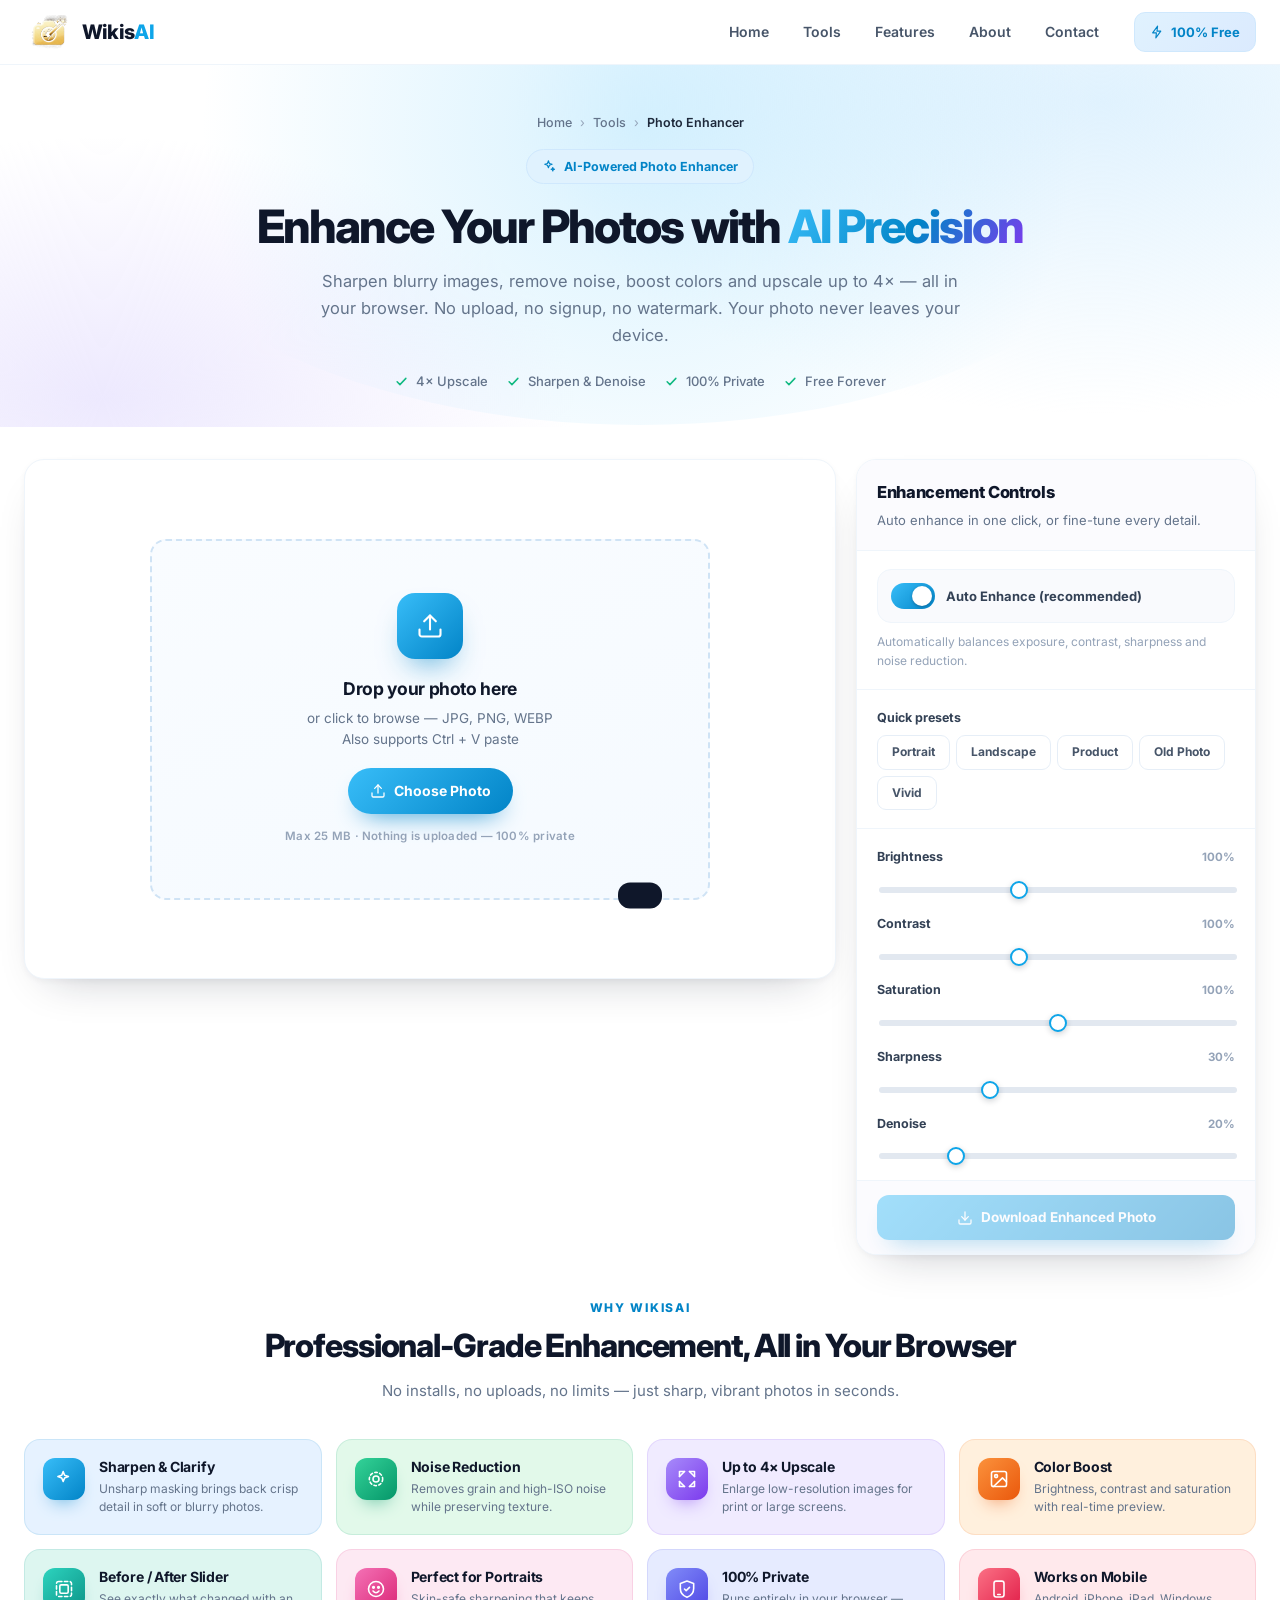
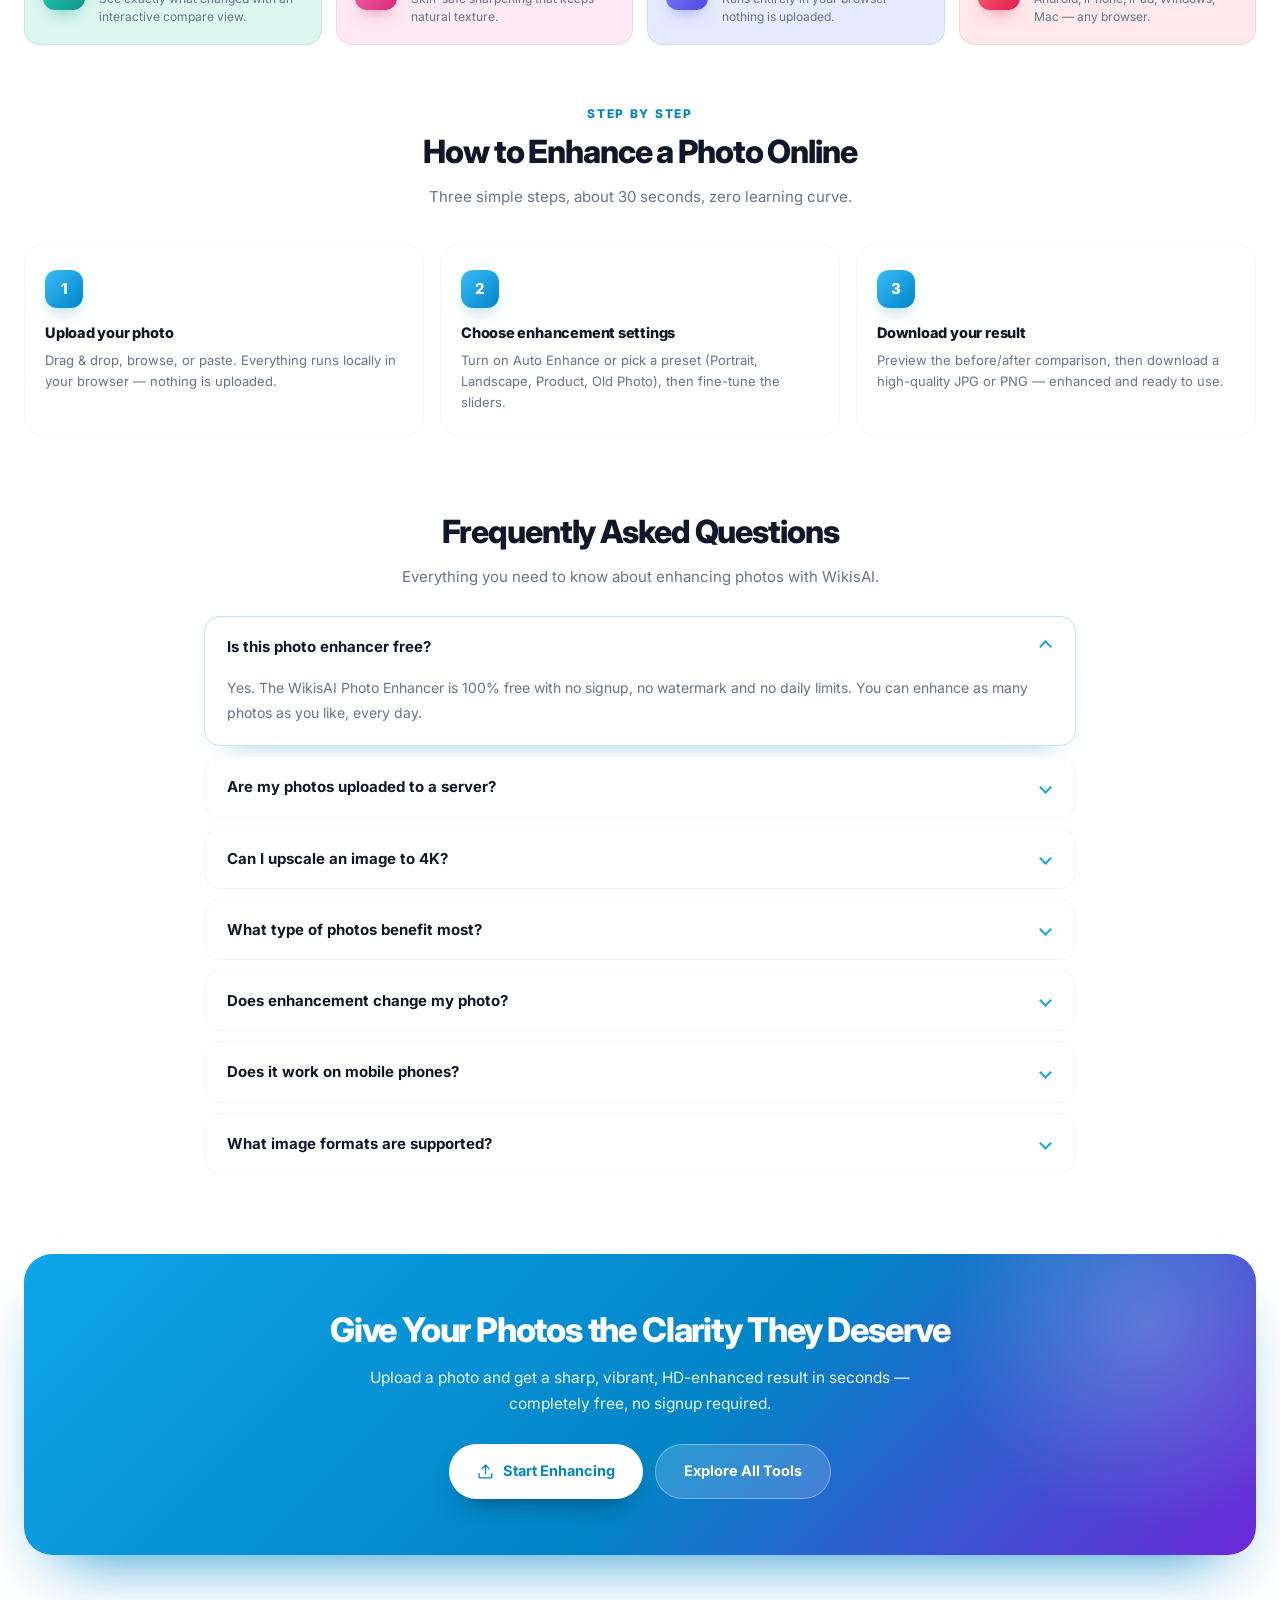
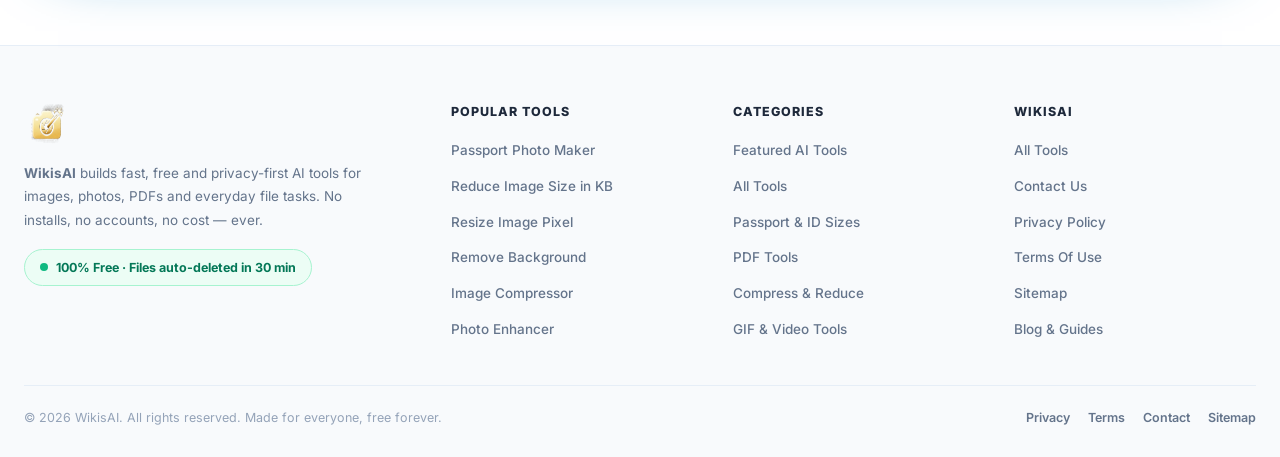
<file: photo-enhancer.html>
<!DOCTYPE html>
<html lang="en">
<head>
<meta charset="UTF-8">
<meta name="viewport" content="width=device-width, initial-scale=1.0, maximum-scale=5">
<meta http-equiv="X-UA-Compatible" content="IE=edge">
    <script async src="https://www.googletagmanager.com/gtag/js?id=G-HY0QPVB05Q"></script>
  <script>
    window.dataLayer = window.dataLayer || [];
    function gtag() { dataLayer.push(arguments); }
    gtag('js', new Date());
    gtag('config', 'G-HY0QPVB05Q');
  </script>

<title>AI Photo Enhancer Online Free – Upscale & Sharpen Images | WikisAI</title>
<meta name="description" content="Enhance photos online for free. Instantly sharpen blurry images, reduce noise, fix lighting, boost colors and upscale up to 4× — all in your browser. No signup, no watermark.">
<meta name="keywords" content="photo enhancer, image enhancer, ai photo enhancer, upscale image, sharpen image, denoise image, enhance photo online free, image upscaler, hd image">
<meta name="robots" content="index, follow, max-image-preview:large, max-snippet:-1, max-video-preview:-1">
<meta name="author" content="WikisAI">
<meta name="theme-color" content="#0ea5e9">
<meta name="format-detection" content="telephone=no">

<link rel="canonical" href="https://wikisai.com/photo-enhancer">

<meta property="og:type" content="website">
<meta property="og:site_name" content="WikisAI">
<meta property="og:title" content="AI Photo Enhancer Online Free – Upscale & Sharpen Images">
<meta property="og:description" content="Enhance photos online for free. Sharpen blurry images, reduce noise, boost colors and upscale up to 4×.">
<meta property="og:url" content="https://wikisai.com/photo-enhancer">
<meta property="og:image" content="https://wikisai.com/logo.png">
<meta property="og:locale" content="en_US">

<meta name="twitter:card" content="summary_large_image">
<meta name="twitter:title" content="AI Photo Enhancer Online Free – Upscale & Sharpen Images">
<meta name="twitter:description" content="Sharpen, denoise and upscale photos online — free, no signup, 100% private.">
<meta name="twitter:image" content="https://wikisai.com/logo.png">

<link rel="icon" type="image/png" href="/logo.png">
<link rel="apple-touch-icon" href="/logo.png">

<link rel="preconnect" href="https://fonts.googleapis.com">
<link rel="preconnect" href="https://fonts.gstatic.com" crossorigin>
<link href="https://fonts.googleapis.com/css2?family=Inter:wght@400;500;600;700;800;900&display=swap" rel="stylesheet">

<!-- ✅ Google tag (gtag.js) -->
<script async src="https://www.googletagmanager.com/gtag/js?id=G-HY0QPVB05Q"></script>
<script>
  window.dataLayer = window.dataLayer || [];
  function gtag(){dataLayer.push(arguments);}
  gtag('js', new Date());
  gtag('config', 'G-HY0QPVB05Q');
</script>

<!-- Structured Data -->
<script type="application/ld+json">
{
  "@context": "https://schema.org",
  "@graph": [
    {
      "@type": "WebSite",
      "@id": "https://wikisai.com/#website",
      "url": "https://wikisai.com/",
      "name": "WikisAI",
      "description": "Free AI-powered online image, photo and PDF tools.",
      "inLanguage": "en",
      "publisher": { "@id": "https://wikisai.com/#organization" }
    },
    {
      "@type": "Organization",
      "@id": "https://wikisai.com/#organization",
      "name": "WikisAI",
      "url": "https://wikisai.com/",
      "logo": { "@type": "ImageObject", "url": "https://wikisai.com/logo.png", "width": 512, "height": 512 }
    },
    {
      "@type": "WebPage",
      "@id": "https://wikisai.com/photo-enhancer#webpage",
      "url": "https://wikisai.com/photo-enhancer",
      "name": "AI Photo Enhancer Online Free – Upscale & Sharpen Images",
      "description": "Enhance photos online for free. Instantly sharpen blurry images, reduce noise, fix lighting, boost colors and upscale up to 4×.",
      "isPartOf": { "@id": "https://wikisai.com/#website" },
      "inLanguage": "en",
      "breadcrumb": { "@id": "https://wikisai.com/photo-enhancer#breadcrumb" }
    },
    {
      "@type": "BreadcrumbList",
      "@id": "https://wikisai.com/photo-enhancer#breadcrumb",
      "itemListElement": [
        { "@type": "ListItem", "position": 1, "name": "Home", "item": "https://wikisai.com/" },
        { "@type": "ListItem", "position": 2, "name": "Photo Enhancer", "item": "https://wikisai.com/photo-enhancer" }
      ]
    },
    {
      "@type": "SoftwareApplication",
      "@id": "https://wikisai.com/photo-enhancer#app",
      "name": "AI Photo Enhancer",
      "url": "https://wikisai.com/photo-enhancer",
      "applicationCategory": "MultimediaApplication",
      "applicationSubCategory": "Photo Editing",
      "operatingSystem": "Any (Web Browser)",
      "description": "Free online photo enhancer. Sharpen blurry photos, remove noise, boost colors and upscale images up to 4× directly in your browser.",
      "offers": { "@type": "Offer", "price": "0", "priceCurrency": "USD", "availability": "https://schema.org/InStock" },
      "aggregateRating": {
        "@type": "AggregateRating",
        "ratingValue": "4.9",
        "ratingCount": "1842",
        "bestRating": "5",
        "worstRating": "1"
      },
      "publisher": { "@id": "https://wikisai.com/#organization" }
    },
    {
      "@type": "HowTo",
      "@id": "https://wikisai.com/photo-enhancer#howto",
      "name": "How to enhance a photo online",
      "totalTime": "PT1M",
      "estimatedCost": { "@type": "MonetaryAmount", "currency": "USD", "value": "0" },
      "step": [
        { "@type": "HowToStep", "position": 1, "name": "Upload your photo", "text": "Drag & drop, browse or paste a photo. Everything runs in your browser — nothing is uploaded." },
        { "@type": "HowToStep", "position": 2, "name": "Choose enhancement settings", "text": "Turn on Auto Enhance, or fine-tune brightness, contrast, saturation, sharpness, denoise and upscale factor." },
        { "@type": "HowToStep", "position": 3, "name": "Download HD result", "text": "Preview before and after, then download a high-resolution enhanced photo as JPG or PNG." }
      ]
    },
    {
      "@type": "FAQPage",
      "@id": "https://wikisai.com/photo-enhancer#faq",
      "mainEntity": [
        { "@type": "Question", "name": "Is this photo enhancer free?",
          "acceptedAnswer": { "@type": "Answer", "text": "Yes. The WikisAI Photo Enhancer is 100% free with no signup, no watermark and no daily limits." } },
        { "@type": "Question", "name": "Are my photos uploaded to a server?",
          "acceptedAnswer": { "@type": "Answer", "text": "No. All enhancement happens locally inside your browser using HTML5 Canvas. Your photos never leave your device." } },
        { "@type": "Question", "name": "Can I upscale an image to 4K?",
          "acceptedAnswer": { "@type": "Answer", "text": "Yes. Our enhancer can upscale images up to 4× (for example, 1080p to 4K) using high-quality interpolation combined with sharpening and denoise." } },
        { "@type": "Question", "name": "What types of photos work best?",
          "acceptedAnswer": { "@type": "Answer", "text": "Photos with soft focus, mild blur, noise, or low resolution see the biggest improvement. Over-compressed images also benefit greatly." } },
        { "@type": "Question", "name": "Can I enhance photos on my phone?",
          "acceptedAnswer": { "@type": "Answer", "text": "Yes. The tool works on Android, iPhone, iPad, Windows and Mac in any modern browser." } },
        { "@type": "Question", "name": "Does enhancement change my photo?",
          "acceptedAnswer": { "@type": "Answer", "text": "No. The tool only improves clarity, color, and detail. It preserves the original composition, faces and structure." } }
      ]
    }
  ]
}
</script>

<style>
/* ============================================================
   RESET & TOKENS
   ============================================================ */
*,*::before,*::after{box-sizing:border-box}
html{-webkit-text-size-adjust:100%;scroll-behavior:smooth}
body{
  margin:0;
  font-family:'Inter',system-ui,-apple-system,'Segoe UI',Roboto,Helvetica,Arial,sans-serif;
  color:#0f172a;line-height:1.55;-webkit-font-smoothing:antialiased;
  background:#ffffff;min-height:100vh;
}
:root{
  --ink:#0f172a; --ink-2:#1e293b; --muted:#64748b; --muted-2:#94a3b8;
  --line:#e6eef7; --line-2:#eff5fb;
  --brand:#0ea5e9; --brand-2:#0284c7; --brand-soft:#e0f2fe;
  --ok:#10b981;
  --r:18px;
  --shadow-sm:0 1px 2px rgba(15,23,42,.05), 0 4px 12px -6px rgba(15,23,42,.10);
  --shadow:0 2px 6px rgba(15,23,42,.04), 0 20px 44px -26px rgba(15,23,42,.30);
}
h1,h2,h3,h4,p{margin:0}
img{max-width:100%;display:block}
a{color:inherit}
button{font:inherit;color:inherit}
input,select{font:inherit}
.ic{width:18px;height:18px;fill:none;stroke:currentColor;stroke-width:1.9;stroke-linecap:round;stroke-linejoin:round;display:block}
.sr{position:absolute;width:1px;height:1px;overflow:hidden;clip:rect(0 0 0 0);white-space:nowrap}
.is-hidden{display:none!important}

.t-blue   {--fb:#e6f2ff;--ff:#0284c7;--fs:linear-gradient(135deg,#38bdf8,#0284c7)}
.t-purple {--fb:#f0ebff;--ff:#7c3aed;--fs:linear-gradient(135deg,#a78bfa,#7c3aed)}
.t-green  {--fb:#e2f9ea;--ff:#059669;--fs:linear-gradient(135deg,#34d399,#059669)}
.t-pink   {--fb:#fde9f3;--ff:#db2777;--fs:linear-gradient(135deg,#f472b6,#db2777)}
.t-orange {--fb:#fff0dd;--ff:#ea580c;--fs:linear-gradient(135deg,#fb923c,#ea580c)}
.t-teal   {--fb:#ddf6f0;--ff:#0d9488;--fs:linear-gradient(135deg,#2dd4bf,#0d9488)}
.t-indigo {--fb:#e6ebff;--ff:#4f46e5;--fs:linear-gradient(135deg,#818cf8,#4f46e5)}
.t-rose   {--fb:#ffe9ec;--ff:#e11d48;--fs:linear-gradient(135deg,#fb7185,#e11d48)}
.t-amber  {--fb:#fff4d6;--ff:#d97706;--fs:linear-gradient(135deg,#fbbf24,#d97706)}

/* ============================================================
   HEADER
   ============================================================ */
.hdr{
  position:sticky;top:0;z-index:90;
  background:rgba(255,255,255,.82);
  -webkit-backdrop-filter:saturate(180%) blur(16px);
  backdrop-filter:saturate(180%) blur(16px);
  border-bottom:1px solid var(--line-2);
}
.hdr-in{max-width:1280px;margin:0 auto;padding:12px 24px;display:flex;align-items:center;gap:20px}
.logo{display:flex;align-items:center;gap:10px;text-decoration:none;flex:none}
.logo img{height:38px;width:auto}
.logo-txt b{font-size:20px;font-weight:800;letter-spacing:-.035em;color:var(--ink)}
.logo-txt b em{font-style:normal;color:var(--brand)}
.nav{display:flex;align-items:center;gap:4px;margin-left:auto}
.nav a{text-decoration:none;font-size:14px;font-weight:600;color:#475569;padding:9px 15px;border-radius:10px;transition:.16s;white-space:nowrap}
.nav a:hover{color:var(--brand-2)}
.free-badge{
  display:inline-flex;align-items:center;gap:7px;flex:none;
  background:linear-gradient(135deg,#e0f2fe,#dbeafe);color:var(--brand-2);
  padding:9px 15px;border-radius:11px;font-size:13px;font-weight:700;border:1px solid #cfe8fd;
}
.free-badge .ic{width:14px;height:14px}
.burger{display:none;width:40px;height:40px;border-radius:11px;border:1px solid var(--line);
  background:#fff;cursor:pointer;align-items:center;justify-content:center;flex:none}
.burger span{display:block;width:17px;height:2px;background:var(--ink-2);border-radius:2px;position:relative}
.burger span::before,.burger span::after{content:'';position:absolute;left:0;width:17px;height:2px;background:var(--ink-2);border-radius:2px}
.burger span::before{top:-5.5px}.burger span::after{top:5.5px}
@media(max-width:960px){
  .nav{position:fixed;inset:64px 0 auto 0;background:#fff;flex-direction:column;
    align-items:stretch;padding:14px;gap:2px;border-bottom:1px solid var(--line);
    box-shadow:0 24px 48px -28px rgba(15,23,42,.4);display:none}
  .nav.open{display:flex}
  .nav a{padding:13px 14px;font-size:15px}
  .burger{display:flex;margin-left:auto}
  .free-badge{display:none}
}

/* ============================================================
   HERO
   ============================================================ */
.hero{
  position:relative;overflow:hidden;padding:48px 24px 36px;text-align:center;
  background:radial-gradient(900px 480px at 86% 10%, #e0f2fe 0%, rgba(224,242,254,0) 65%),
             radial-gradient(760px 420px at 8% 92%, #ede9fe 0%, rgba(237,233,254,0) 62%), #fff;
}
.hero::before{content:'';position:absolute;top:-240px;left:50%;transform:translateX(-50%);
  width:1100px;height:600px;border-radius:50%;
  background:radial-gradient(circle,rgba(125,211,252,.30),rgba(125,211,252,0) 70%);pointer-events:none}
.hero-in{position:relative;max-width:880px;margin:0 auto}
.breadcrumb{display:flex;gap:8px;justify-content:center;align-items:center;
  font-size:12.5px;color:var(--muted-2);margin-bottom:16px;flex-wrap:wrap}
.breadcrumb a{text-decoration:none;color:var(--muted);font-weight:500;transition:.15s}
.breadcrumb a:hover{color:var(--brand-2)}
.pill{display:inline-flex;align-items:center;gap:8px;background:var(--brand-soft);
  border:1px solid #cfe8fd;color:var(--brand-2);padding:7px 15px;border-radius:999px;
  font-size:12.5px;font-weight:700;margin-bottom:18px}
.pill .ic{width:14px;height:14px}
.hero h1{font-size:clamp(28px,4.2vw,46px);line-height:1.08;letter-spacing:-.04em;font-weight:800;color:var(--ink)}
.hero h1 .grad{background:linear-gradient(120deg,#38bdf8 0%,#0284c7 55%,#7c3aed 100%);
  -webkit-background-clip:text;background-clip:text;color:transparent}
.hero p.lead{margin:16px auto 0;max-width:640px;font-size:clamp(14.5px,1.5vw,16.5px);
  color:var(--muted);line-height:1.65}
.hero-checks{display:flex;flex-wrap:wrap;gap:18px;justify-content:center;margin-top:22px}
.hero-checks span{display:inline-flex;align-items:center;gap:7px;font-size:13px;color:var(--muted);font-weight:500}
.hero-checks span .ic{width:15px;height:15px;color:#10b981;stroke-width:2.4}

/* ============================================================
   APP WORKSPACE
   ============================================================ */
.app{max-width:1280px;margin:32px auto 0;padding:0 24px;
  display:grid;grid-template-columns:minmax(0,1fr) 400px;gap:20px;align-items:start}
@media(max-width:1020px){.app{grid-template-columns:1fr;padding:0 16px}}

.stage{background:#fff;border-radius:20px;box-shadow:var(--shadow);
  border:1px solid var(--line-2);padding:20px;display:flex;flex-direction:column;
  align-items:center;justify-content:center;min-height:520px;gap:16px;position:relative}
@media(max-width:640px){.stage{padding:14px;min-height:420px}}

.drop{width:100%;max-width:560px;border:2px dashed #cfe3f5;border-radius:16px;
  padding:52px 24px;text-align:center;cursor:pointer;transition:.2s ease;
  background:linear-gradient(160deg,#f9fcff,#f5faff)}
.drop:hover,.drop.over{border-color:#7dd3fc;background:linear-gradient(160deg,#f0f9ff,#e6f4ff);transform:translateY(-2px)}
.drop .ico{width:66px;height:66px;margin:0 auto 16px;border-radius:18px;
  background:linear-gradient(135deg,#38bdf8,#0284c7);display:grid;place-items:center;color:#fff;
  box-shadow:0 16px 32px -16px rgba(2,132,199,.9)}
.drop .ico .ic{width:28px;height:28px;stroke-width:1.8}
.drop h3{font-size:17.5px;letter-spacing:-.02em;font-weight:700;color:var(--ink)}
.drop p{color:var(--muted);font-size:13.5px;margin-top:6px;line-height:1.55}
.drop .btn-sel{display:inline-flex;align-items:center;gap:8px;margin-top:18px;
  background:linear-gradient(135deg,#38bdf8,#0284c7);color:#fff;
  padding:12px 22px;border-radius:999px;font-size:14px;font-weight:700;
  border:0;cursor:pointer;box-shadow:0 12px 26px -14px rgba(2,132,199,1);transition:.18s}
.drop .btn-sel:hover{transform:translateY(-2px);filter:brightness(1.06)}
.drop .btn-sel .ic{width:16px;height:16px}
.drop .formats{margin-top:14px;font-size:11.5px;color:var(--muted-2);font-weight:600;letter-spacing:.02em}

.work{display:none;flex-direction:column;align-items:center;gap:14px;width:100%}
.work.show{display:flex}

/* Before/After compare */
.compare-wrap{width:100%;max-width:560px;position:relative;border-radius:16px;overflow:hidden;
  box-shadow:0 0 0 1px var(--line), 0 20px 44px -24px rgba(15,23,42,.5);
  background-color:#fff;line-height:0;user-select:none;touch-action:none}
.compare-wrap canvas{display:block;width:100%;height:auto}
.compare-divider{
  position:absolute;top:0;bottom:0;width:3px;background:#fff;left:50%;
  box-shadow:0 0 12px rgba(15,23,42,.35);cursor:ew-resize;z-index:3;
  transform:translateX(-50%);
}
.compare-handle{
  position:absolute;top:50%;left:50%;transform:translate(-50%,-50%);
  width:44px;height:44px;border-radius:50%;background:#fff;
  display:grid;place-items:center;box-shadow:0 8px 24px rgba(15,23,42,.35);
  cursor:ew-resize;z-index:4;
}
.compare-handle .ic{width:22px;height:22px;stroke-width:2.4;color:var(--brand-2)}
.compare-tag{
  position:absolute;top:12px;z-index:3;background:rgba(15,23,42,.75);
  color:#fff;font-size:11px;font-weight:700;letter-spacing:.05em;
  padding:5px 11px;border-radius:999px;
  -webkit-backdrop-filter:blur(6px);backdrop-filter:blur(6px);
}
.compare-tag.before{left:12px}
.compare-tag.after{right:12px;background:linear-gradient(135deg,#38bdf8,#0284c7)}

.stage-tools{
  display:flex;align-items:center;gap:8px;flex-wrap:wrap;justify-content:center;
  padding:8px 12px;border-radius:999px;background:#f8fafc;border:1px solid var(--line-2);
}
.stage-tools .sep{width:1px;height:20px;background:var(--line);margin:0 2px}
.icon-btn{
  width:36px;height:36px;border-radius:10px;border:1px solid transparent;background:#fff;
  display:grid;place-items:center;cursor:pointer;color:#475569;transition:.15s;
  box-shadow:0 1px 2px rgba(15,23,42,.05);
}
.icon-btn:hover{background:var(--brand-soft);color:var(--brand-2);border-color:#cfe8fd}
.icon-btn:active{transform:scale(.95)}
.icon-btn .ic{width:16px;height:16px;stroke-width:2.2}
.hint{font-size:12.5px;color:var(--muted-2);text-align:center}

/* ============================================================
   PANEL
   ============================================================ */
.panel{
  background:#fff;border-radius:20px;box-shadow:var(--shadow);
  border:1px solid var(--line-2);overflow:hidden;
  position:sticky;top:82px;display:flex;flex-direction:column;
  max-height:calc(100vh - 104px);
}
@media(max-width:1020px){.panel{position:static;max-height:none}}

.panel-header{padding:20px;border-bottom:1px solid var(--line-2);background:#fbfbfe}
.panel-title{font-size:16.5px;letter-spacing:-.02em;font-weight:800;color:var(--ink)}
.panel-sub{color:var(--muted);font-size:13px;margin-top:5px;line-height:1.5}
.panel-body{overflow-y:auto;flex:1;scrollbar-width:thin}
.panel-body::-webkit-scrollbar{width:8px}
.panel-body::-webkit-scrollbar-thumb{background:#dfe3ec;border-radius:8px}
.panel-section{padding:18px 20px;border-bottom:1px solid var(--line-2)}
.panel-section:last-child{border-bottom:0}
.panel-foot{display:flex;gap:10px;padding:14px 20px;border-top:1px solid var(--line-2);background:#fbfbfe}
.panel-foot .btn{flex:1}

/* Fields */
.field{margin-top:14px}
.field:first-child{margin-top:0}
.field-head{display:flex;justify-content:space-between;align-items:baseline;margin-bottom:8px;gap:10px}
.field-head label{font-size:12.5px;font-weight:700;color:#334155}
.field-head span{font-size:11.5px;color:var(--muted-2);font-weight:700}
input[type="range"]{-webkit-appearance:none;appearance:none;width:100%;height:6px;
  border-radius:99px;background:#e2e8f0;outline:none;cursor:pointer}
input[type="range"]::-webkit-slider-thumb{-webkit-appearance:none;width:18px;height:18px;
  border-radius:50%;background:#fff;border:2px solid var(--brand);
  box-shadow:0 2px 6px rgba(15,23,42,.2);cursor:grab}
input[type="range"]::-moz-range-thumb{width:16px;height:16px;border-radius:50%;
  background:#fff;border:2px solid var(--brand);box-shadow:0 2px 6px rgba(15,23,42,.2)}

/* Auto-enhance toggle */
.switch{display:flex;align-items:center;gap:11px;cursor:pointer;user-select:none;
  padding:13px;border-radius:14px;background:#f9fafd;border:1px solid var(--line-2);transition:.15s}
.switch:hover{border-color:#cfe8fd}
.switch input{display:none}
.switch .track{width:44px;height:26px;border-radius:99px;background:#d7dae5;
  position:relative;flex:none;transition:.2s}
.switch .thumb{position:absolute;top:3px;left:3px;width:20px;height:20px;border-radius:50%;
  background:#fff;box-shadow:0 1px 3px rgba(15,23,42,.3);transition:.2s}
.switch input:checked + .track{background:linear-gradient(135deg,#38bdf8,#0284c7)}
.switch input:checked + .track .thumb{transform:translateX(18px)}
.switch-label{font-size:13px;font-weight:700;color:#334155}

/* Chips */
.chips{display:flex;gap:6px;align-items:center;flex-wrap:wrap}
.chips button{border:1px solid var(--line);background:#fff;border-radius:9px;
  padding:7px 14px;font-size:12px;font-weight:700;color:#475569;cursor:pointer;transition:.15s}
.chips button:hover{border-color:#cfe8fd;color:var(--brand-2)}
.chips button.on{background:linear-gradient(135deg,#38bdf8,#0284c7);border-color:transparent;color:#fff}

/* Buttons */
.btn{border:0;border-radius:12px;padding:12px 20px;font-size:13.5px;font-weight:700;
  cursor:pointer;transition:.16s;display:inline-flex;align-items:center;justify-content:center;gap:8px}
.btn:active{transform:translateY(1px)}
.btn.primary{background:linear-gradient(135deg,#38bdf8,#0284c7);color:#fff;
  box-shadow:0 12px 26px -14px rgba(2,132,199,1)}
.btn.primary:hover{filter:brightness(1.06);transform:translateY(-1px)}
.btn.dark{background:#0f172a;color:#fff}
.btn.dark:hover{background:#1e293b}
.btn.ghost{background:#f1f5f9;color:#334155}
.btn.ghost:hover{background:#e6eef7}
.btn.block{width:100%}
.btn.sm{padding:9px 15px;font-size:12.5px}
.btn[disabled]{opacity:.45;pointer-events:none}
.btn .ic{width:16px;height:16px}

/* readout */
.readout{margin-top:14px;padding:12px 15px;border-radius:14px;
  background:linear-gradient(160deg,#e8f9f0,#ddf4e8);border:1px solid #bff0d3;
  display:flex;justify-content:space-between;align-items:center;gap:10px;flex-wrap:wrap}
.readout b{font-size:14.5px;color:#05603a;letter-spacing:-.01em;font-weight:800}
.readout span{font-size:11.5px;color:#3f9c72;font-weight:700}

/* ============================================================
   INFO SECTIONS
   ============================================================ */
.section{max-width:1280px;margin:0 auto;padding:60px 24px 0}
.section.tight{padding-top:44px}
.sec-eyebrow{text-align:center;font-size:12px;font-weight:800;letter-spacing:.14em;
  text-transform:uppercase;color:var(--brand-2);margin-bottom:10px}
.sec-title{text-align:center;font-size:clamp(22px,3.2vw,32px);font-weight:800;
  letter-spacing:-.035em;color:var(--ink);line-height:1.15}
.sec-sub{text-align:center;color:var(--muted);font-size:15px;line-height:1.6;
  margin:14px auto 0;max-width:640px}

.feat-grid{display:grid;grid-template-columns:repeat(4,1fr);gap:14px;margin-top:36px}
@media(max-width:960px){.feat-grid{grid-template-columns:repeat(2,1fr)}}
@media(max-width:520px){.feat-grid{grid-template-columns:1fr}}
.fcard{display:flex;align-items:flex-start;gap:14px;padding:18px;border-radius:16px;
  background:var(--fb);border:1px solid color-mix(in srgb,var(--ff) 12%,transparent);
  text-decoration:none;transition:.2s cubic-bezier(.2,.8,.3,1)}
.fcard:hover{transform:translateY(-3px);box-shadow:0 20px 40px -24px color-mix(in srgb,var(--ff) 65%,transparent)}
.fcard .fi{width:42px;height:42px;border-radius:12px;flex:none;display:grid;place-items:center;
  color:#fff;background:var(--fs);box-shadow:0 10px 20px -12px var(--ff)}
.fcard .fi .ic{width:20px;height:20px}
.fcard b{display:block;font-size:14px;font-weight:700;letter-spacing:-.015em;color:var(--ink);
  line-height:1.3;margin-bottom:4px}
.fcard small{display:block;font-size:12px;color:var(--muted);line-height:1.5}

.steps{display:grid;grid-template-columns:repeat(3,1fr);gap:16px;margin-top:36px}
@media(max-width:880px){.steps{grid-template-columns:1fr}}
.step-card{position:relative;padding:24px 20px 22px;border-radius:18px;background:#fff;
  border:1px solid var(--line-2);transition:.2s}
.step-card:hover{transform:translateY(-3px);box-shadow:var(--shadow);border-color:#cfe8fd}
.step-num{width:38px;height:38px;border-radius:12px;display:grid;place-items:center;
  background:linear-gradient(135deg,#38bdf8,#0284c7);color:#fff;font-weight:800;font-size:15px;
  margin-bottom:14px;box-shadow:0 10px 20px -12px rgba(2,132,199,.95)}
.step-card b{display:block;font-size:14.5px;font-weight:800;color:var(--ink);
  letter-spacing:-.015em;margin-bottom:6px}
.step-card p{font-size:13px;color:var(--muted);line-height:1.6}

.faq{max-width:920px;margin:72px auto 0;padding:0 24px}
.faq h2{font-size:clamp(22px,3.2vw,32px);text-align:center;font-weight:800;
  letter-spacing:-.035em;color:var(--ink);margin-bottom:8px}
.faq .faq-sub{text-align:center;color:var(--muted);font-size:15px;margin-bottom:28px}
.faq details{background:#fff;border:1px solid var(--line-2);border-radius:16px;
  margin-bottom:10px;overflow:hidden;transition:.18s}
.faq details[open]{border-color:#bfe3fb;box-shadow:0 14px 32px -24px rgba(2,132,199,.7)}
.faq summary{cursor:pointer;padding:18px 22px;font-size:15px;font-weight:700;color:var(--ink);
  list-style:none;display:flex;align-items:center;justify-content:space-between;gap:14px}
.faq summary::-webkit-details-marker{display:none}
.faq summary::after{content:'';width:9px;height:9px;flex:none;border-right:2px solid var(--brand);
  border-bottom:2px solid var(--brand);transform:rotate(45deg);transition:.2s;margin-right:3px}
.faq details[open] summary::after{transform:rotate(-135deg)}
.faq .ans{padding:0 22px 20px;font-size:14px;color:var(--muted);line-height:1.75}

.cta{margin-top:80px;padding:0 24px}
.cta-in{position:relative;overflow:hidden;text-align:center;max-width:1280px;margin:0 auto;
  background:linear-gradient(135deg,#0ea5e9 0%,#0284c7 55%,#6d28d9 100%);
  border-radius:28px;padding:56px 28px;color:#fff;
  box-shadow:0 32px 64px -34px rgba(2,132,199,.95)}
.cta-in::before{content:'';position:absolute;top:-140px;right:-100px;width:420px;height:420px;
  border-radius:50%;background:radial-gradient(circle,rgba(255,255,255,.20),rgba(255,255,255,0) 68%)}
.cta-in h2{position:relative;font-size:clamp(24px,3.6vw,34px);letter-spacing:-.035em;
  font-weight:800;line-height:1.15}
.cta-in p{position:relative;margin:16px auto 0;max-width:560px;font-size:15.5px;
  color:rgba(255,255,255,.92);line-height:1.65}
.cta-btns{position:relative;display:flex;gap:12px;justify-content:center;flex-wrap:wrap;margin-top:28px}
.cta-btns a{text-decoration:none;padding:15px 28px;border-radius:999px;font-size:14.5px;
  font-weight:700;transition:.2s;display:inline-flex;align-items:center;gap:9px}
.cta-btns .w{background:#fff;color:#0284c7;box-shadow:0 14px 28px -16px rgba(0,0,0,.6)}
.cta-btns .w:hover{transform:translateY(-2px)}
.cta-btns .g{background:rgba(255,255,255,.16);color:#fff;border:1px solid rgba(255,255,255,.35)}
.cta-btns .g:hover{background:rgba(255,255,255,.26)}

/* Footer */
footer{margin-top:90px;background:#f8fafc;border-top:1px solid var(--line);padding:56px 24px 0}
.f-in{max-width:1280px;margin:0 auto;display:grid;grid-template-columns:1.6fr 1fr 1fr 1fr;gap:40px}
@media(max-width:900px){.f-in{grid-template-columns:1fr 1fr;gap:30px}}
@media(max-width:520px){.f-in{grid-template-columns:1fr}}
.f-brand img{height:44px;margin-bottom:16px}
.f-brand p{font-size:13.5px;color:var(--muted);line-height:1.75;max-width:340px}
.f-badge{display:inline-flex;align-items:center;gap:8px;margin-top:16px;
  background:#ecfdf5;border:1px solid #a7f3d0;border-radius:999px;padding:8px 15px;
  font-size:12.5px;font-weight:700;color:#047857}
.f-badge .dot{width:8px;height:8px;border-radius:50%;background:#10b981}
.f-col h4{font-size:12.5px;font-weight:800;letter-spacing:.08em;text-transform:uppercase;
  color:var(--ink-2);margin-bottom:16px}
.f-col ul{list-style:none;margin:0;padding:0;display:flex;flex-direction:column;gap:11px}
.f-col a{text-decoration:none;font-size:13.5px;color:var(--muted);font-weight:500;transition:.15s}
.f-col a:hover{color:var(--brand-2)}
.f-bot{max-width:1280px;margin:44px auto 0;padding:22px 0 30px;border-top:1px solid var(--line);
  display:flex;justify-content:space-between;align-items:center;gap:16px;flex-wrap:wrap}
.f-bot p{font-size:12.5px;color:var(--muted-2)}
.f-legal{display:flex;gap:18px;flex-wrap:wrap}
.f-legal a{text-decoration:none;font-size:12.5px;color:var(--muted);font-weight:600}
.f-legal a:hover{color:var(--brand-2)}

/* Toast */
.toast{position:fixed;left:50%;bottom:28px;transform:translate(-50%,140%);
  background:#0f172a;color:#fff;padding:13px 22px;border-radius:12px;font-size:13px;
  font-weight:600;box-shadow:0 18px 40px -18px rgba(0,0,0,.7);z-index:200;
  transition:transform .3s cubic-bezier(.2,.9,.3,1.3);max-width:88vw;text-align:center}
.toast.show{transform:translate(-50%,0)}

/* Spinner */
.spinner{position:fixed;inset:0;background:rgba(255,255,255,.8);
  backdrop-filter:blur(3px);-webkit-backdrop-filter:blur(3px);z-index:300;
  display:none;place-items:center}
.spinner.show{display:grid}
.spinner .ring{width:52px;height:52px;border-radius:50%;border:4px solid #e0f2fe;
  border-top-color:var(--brand);animation:spin .8s linear infinite}
@keyframes spin{to{transform:rotate(360deg)}}
</style>
</head>

<body>

<!-- ============ HEADER ============ -->
<header class="hdr">
  <div class="hdr-in">
    <a class="logo" href="/" aria-label="WikisAI home">
      <img src="/logo.png" alt="WikisAI logo" width="38" height="38">
      <span class="logo-txt"><b>Wikis<em>AI</em></b></span>
    </a>
    <nav class="nav" id="nav" aria-label="Main navigation">
      <a href="/">Home</a>
      <a href="/#tools">Tools</a>
      <a href="/#features">Features</a>
      <a href="/#about">About</a>
      <a href="/#contact">Contact</a>
    </nav>
    <span class="free-badge">
      <svg class="ic" viewBox="0 0 24 24"><path d="M13 2L4.5 13.5H11l-1 8.5 8.5-11.5H12l1-8.5z"/></svg>
      100% Free
    </span>
    <button class="burger" id="burger" aria-label="Toggle menu" aria-expanded="false"><span></span></button>
  </div>
</header>

<!-- ============ HERO ============ -->
<section class="hero">
  <div class="hero-in">
    <nav class="breadcrumb" aria-label="Breadcrumb">
      <a href="/">Home</a><span>›</span>
      <a href="/#tools">Tools</a><span>›</span>
      <span style="color:var(--ink-2);font-weight:600">Photo Enhancer</span>
    </nav>

    <span class="pill">
      <svg class="ic" viewBox="0 0 24 24" fill="none" stroke="currentColor" stroke-width="2"><path d="M11 3l1.7 4.6L17.3 9l-4.6 1.7L11 15l-1.7-4.3L4.7 9l4.6-1.4L11 3z"/><path d="M18.5 14.5l.8 2.2 2.2.8-2.2.8-.8 2.2-.8-2.2-2.2-.8 2.2-.8.8-2.2z"/></svg>
      AI-Powered Photo Enhancer
    </span>

    <h1>Enhance Your Photos with <span class="grad">AI Precision</span></h1>

    <p class="lead">
      Sharpen blurry images, remove noise, boost colors and upscale up to 4× — all in your
      browser. No upload, no signup, no watermark. Your photo never leaves your device.
    </p>

    <div class="hero-checks">
      <span><svg class="ic" viewBox="0 0 24 24" fill="none" stroke="currentColor" stroke-width="2.4"><path d="M5 12.5l4.5 4.5L19 7"/></svg> 4× Upscale</span>
      <span><svg class="ic" viewBox="0 0 24 24" fill="none" stroke="currentColor" stroke-width="2.4"><path d="M5 12.5l4.5 4.5L19 7"/></svg> Sharpen &amp; Denoise</span>
      <span><svg class="ic" viewBox="0 0 24 24" fill="none" stroke="currentColor" stroke-width="2.4"><path d="M5 12.5l4.5 4.5L19 7"/></svg> 100% Private</span>
      <span><svg class="ic" viewBox="0 0 24 24" fill="none" stroke="currentColor" stroke-width="2.4"><path d="M5 12.5l4.5 4.5L19 7"/></svg> Free Forever</span>
    </div>
  </div>
</section>

<!-- ============ APP ============ -->
<div class="app">

  <!-- ===== STAGE ===== -->
  <section class="stage" aria-label="Photo enhancer workspace">
    <div class="drop" id="drop">
      <div class="ico">
        <svg class="ic" viewBox="0 0 24 24" fill="none" stroke="currentColor" stroke-width="1.8" stroke-linecap="round" stroke-linejoin="round">
          <path d="M21 15v4a2 2 0 0 1-2 2H5a2 2 0 0 1-2-2v-4"/>
          <polyline points="17 8 12 3 7 8"/><line x1="12" y1="3" x2="12" y2="15"/>
        </svg>
      </div>
      <h3>Drop your photo here</h3>
      <p>or click to browse — JPG, PNG, WEBP<br>Also supports Ctrl + V paste</p>
      <button class="btn-sel" type="button">
        <svg class="ic" viewBox="0 0 24 24" fill="none" stroke="currentColor" stroke-width="2" stroke-linecap="round" stroke-linejoin="round"><path d="M21 15v4a2 2 0 0 1-2 2H5a2 2 0 0 1-2-2v-4"/><polyline points="17 8 12 3 7 8"/><line x1="12" y1="3" x2="12" y2="15"/></svg>
        Choose Photo
      </button>
      <p class="formats">Max 25 MB · Nothing is uploaded — 100% private</p>
      <input type="file" id="file" accept="image/*" hidden>
    </div>

    <div class="work" id="workState">
      <div class="compare-wrap" id="compareWrap">
        <canvas id="beforeCanvas"></canvas>
        <canvas id="afterCanvas" style="position:absolute;inset:0;width:100%;height:100%"></canvas>
        <div class="compare-divider" id="divider"></div>
        <div class="compare-handle" id="handle">
          <svg class="ic" viewBox="0 0 24 24" fill="none" stroke="currentColor" stroke-width="2.4" stroke-linecap="round"><polyline points="15 18 9 12 15 6"/></svg>
        </div>
        <span class="compare-tag before">Before</span>
        <span class="compare-tag after">After</span>
      </div>

      <div class="stage-tools">
        <button class="icon-btn" id="btnReset" type="button" title="Reset">
          <svg class="ic" viewBox="0 0 24 24" fill="none" stroke="currentColor" stroke-width="2" stroke-linecap="round" stroke-linejoin="round"><path d="M21 12a9 9 0 1 1-2.6-6.4"/><path d="M21 3v6h-6"/></svg>
        </button>
        <span class="sep"></span>
        <label style="font-size:12.5px;color:var(--muted);font-weight:600;display:flex;align-items:center;gap:6px;cursor:pointer">
          <input type="checkbox" id="showCompare" checked style="accent-color:#0ea5e9"> Compare slider
        </label>
      </div>
      <p class="hint">Drag the handle to compare · adjust sliders on the right</p>
    </div>
  </section>

  <!-- ===== PANEL ===== -->
  <aside class="panel">
    <div class="panel-header">
      <h2 class="panel-title">Enhancement Controls</h2>
      <p class="panel-sub">Auto enhance in one click, or fine-tune every detail.</p>
    </div>

    <div class="panel-body">

      <!-- AUTO -->
      <div class="panel-section">
        <label class="switch">
          <input type="checkbox" id="autoEnhance" checked>
          <span class="track"><span class="thumb"></span></span>
          <span class="switch-label">Auto Enhance (recommended)</span>
        </label>
        <p style="font-size:12px;color:var(--muted-2);margin-top:10px;line-height:1.55">
          Automatically balances exposure, contrast, sharpness and noise reduction.
        </p>
      </div>

      <!-- PRESETS -->
      <div class="panel-section">
        <div class="field-head"><label>Quick presets</label></div>
        <div class="chips" id="presets">
          <button data-preset="portrait" type="button">Portrait</button>
          <button data-preset="landscape" type="button">Landscape</button>
          <button data-preset="product" type="button">Product</button>
          <button data-preset="old" type="button">Old Photo</button>
          <button data-preset="vivid" type="button">Vivid</button>
        </div>
      </div>

      <!-- ADJUSTMENTS -->
      <div class="panel-section">
        <div class="field">
          <div class="field-head"><label>Brightness</label><span id="vBright">100%</span></div>
          <input type="range" id="bright" min="50" max="180" value="100" disabled>
        </div>
        <div class="field">
          <div class="field-head"><label>Contrast</label><span id="vContrast">100%</span></div>
          <input type="range" id="contrast" min="50" max="180" value="100" disabled>
        </div>
        <div class="field">
          <div class="field-head"><label>Saturation</label><span id="vSat">100%</span></div>
          <input type="range" id="saturation" min="0" max="200" value="100" disabled>
        </div>
        <div class="field">
          <div class="field-head"><label>Sharpness</label><span id="vSharp">30%</span></div>
          <input type="range" id="sharpen" min="0" max="100" value="30" disabled>
        </div>
        <div class="field">
          <div class="field-head"><label>Denoise</label><span id="vNoise">20%</span></div>
          <input type="range" id="denoise" min="0" max="100" value="20" disabled>
        </div>
      </div>

      <!-- UPSCALE -->
      <div class="panel-section">
        <div class="field-head"><label>Upscale factor</label><span id="vUpscale">1×</span></div>
        <div class="chips" id="upscale">
          <button data-scale="1" class="on" type="button">1×</button>
          <button data-scale="2" type="button">2×</button>
          <button data-scale="4" type="button">4×</button>
        </div>
        <p style="font-size:11.5px;color:var(--muted-2);margin-top:10px;line-height:1.5">
          Upscaling increases the output size. Combine with sharpness for best results.
        </p>
        <div class="readout">
          <b id="sizeInfo">—</b>
          <span id="dimInfo">—</span>
        </div>
      </div>

      <!-- FORMAT -->
      <div class="panel-section">
        <div class="field-head"><label>Download format</label></div>
        <div class="chips" id="fmt">
          <button data-fmt="image/jpeg" class="on" type="button">JPG</button>
          <button data-fmt="image/png" type="button">PNG</button>
        </div>
        <div class="field" id="qualityField">
          <div class="field-head"><label>Quality</label><span id="vQuality">95%</span></div>
          <input type="range" id="quality" min="60" max="100" value="95">
        </div>
      </div>

    </div>

    <div class="panel-foot">
      <button class="btn primary block" id="dlBtn" type="button" disabled>
        <svg class="ic" viewBox="0 0 24 24" fill="none" stroke="currentColor" stroke-width="2" stroke-linecap="round" stroke-linejoin="round"><path d="M21 15v4a2 2 0 0 1-2 2H5a2 2 0 0 1-2-2v-4"/><polyline points="7 10 12 15 17 10"/><line x1="12" y1="15" x2="12" y2="3"/></svg>
        Download Enhanced Photo
      </button>
    </div>
  </aside>
</div>

<!-- ============ FEATURES ============ -->
<section class="section tight">
  <p class="sec-eyebrow">Why WikisAI</p>
  <h2 class="sec-title">Professional-Grade Enhancement, All in Your Browser</h2>
  <p class="sec-sub">No installs, no uploads, no limits — just sharp, vibrant photos in seconds.</p>

  <div class="feat-grid">
    <div class="fcard t-blue">
      <span class="fi"><svg class="ic" viewBox="0 0 24 24" fill="none" stroke="currentColor" stroke-width="2" stroke-linecap="round" stroke-linejoin="round"><path d="M11 3l1.7 4.6L17.3 9l-4.6 1.7L11 15l-1.7-4.3L4.7 9l4.6-1.4L11 3z"/></svg></span>
      <span><b>Sharpen &amp; Clarify</b><small>Unsharp masking brings back crisp detail in soft or blurry photos.</small></span>
    </div>
    <div class="fcard t-green">
      <span class="fi"><svg class="ic" viewBox="0 0 24 24" fill="none" stroke="currentColor" stroke-width="2" stroke-linecap="round" stroke-linejoin="round"><circle cx="12" cy="12" r="3.6"/><circle cx="12" cy="12" r="8" stroke-dasharray="3 3"/></svg></span>
      <span><b>Noise Reduction</b><small>Removes grain and high-ISO noise while preserving texture.</small></span>
    </div>
    <div class="fcard t-purple">
      <span class="fi"><svg class="ic" viewBox="0 0 24 24" fill="none" stroke="currentColor" stroke-width="2" stroke-linecap="round" stroke-linejoin="round"><path d="M3 9V3h6M21 9V3h-6M3 15v6h6M21 15v6h-6"/><path d="M9 3L3 9M15 3l6 6M9 21l-6-6M15 21l6-6"/></svg></span>
      <span><b>Up to 4× Upscale</b><small>Enlarge low-resolution images for print or large screens.</small></span>
    </div>
    <div class="fcard t-orange">
      <span class="fi"><svg class="ic" viewBox="0 0 24 24" fill="none" stroke="currentColor" stroke-width="2" stroke-linecap="round" stroke-linejoin="round"><rect x="3" y="3" width="18" height="18" rx="2.5"/><circle cx="8.5" cy="8.5" r="1.8"/><path d="M21 15.5l-4.8-4.8L5.5 21"/></svg></span>
      <span><b>Color Boost</b><small>Brightness, contrast and saturation with real-time preview.</small></span>
    </div>
    <div class="fcard t-teal">
      <span class="fi"><svg class="ic" viewBox="0 0 24 24" fill="none" stroke="currentColor" stroke-width="2" stroke-linecap="round" stroke-linejoin="round"><rect x="3" y="3" width="18" height="18" rx="2.5" stroke-dasharray="4 3"/><rect x="7" y="7" width="10" height="10" rx="1.5"/></svg></span>
      <span><b>Before / After Slider</b><small>See exactly what changed with an interactive compare view.</small></span>
    </div>
    <div class="fcard t-pink">
      <span class="fi"><svg class="ic" viewBox="0 0 24 24" fill="none" stroke="currentColor" stroke-width="2" stroke-linecap="round" stroke-linejoin="round"><circle cx="9" cy="10" r="1"/><circle cx="15" cy="10" r="1"/><path d="M8.5 14.4c1 1.3 2.2 2 3.5 2s2.5-.7 3.5-2"/><circle cx="12" cy="12" r="9"/></svg></span>
      <span><b>Perfect for Portraits</b><small>Skin-safe sharpening that keeps natural texture.</small></span>
    </div>
    <div class="fcard t-indigo">
      <span class="fi"><svg class="ic" viewBox="0 0 24 24" fill="none" stroke="currentColor" stroke-width="2" stroke-linecap="round" stroke-linejoin="round"><path d="M12 2.5l8 3v6c0 5-3.4 8.9-8 10.5C7.4 20.4 4 16.5 4 11.5v-6l8-3z"/><path d="M9 12l2 2 4-4"/></svg></span>
      <span><b>100% Private</b><small>Runs entirely in your browser — nothing is uploaded.</small></span>
    </div>
    <div class="fcard t-rose">
      <span class="fi"><svg class="ic" viewBox="0 0 24 24" fill="none" stroke="currentColor" stroke-width="2" stroke-linecap="round" stroke-linejoin="round"><rect x="6" y="2.5" width="12" height="19" rx="2.6"/><path d="M10.5 18.5h3"/></svg></span>
      <span><b>Works on Mobile</b><small>Android, iPhone, iPad, Windows, Mac — any browser.</small></span>
    </div>
  </div>
</section>

<!-- ============ HOW TO ============ -->
<section class="section">
  <p class="sec-eyebrow">Step by Step</p>
  <h2 class="sec-title">How to Enhance a Photo Online</h2>
  <p class="sec-sub">Three simple steps, about 30 seconds, zero learning curve.</p>

  <div class="steps">
    <div class="step-card">
      <div class="step-num">1</div>
      <b>Upload your photo</b>
      <p>Drag &amp; drop, browse, or paste. Everything runs locally in your browser — nothing is uploaded.</p>
    </div>
    <div class="step-card">
      <div class="step-num">2</div>
      <b>Choose enhancement settings</b>
      <p>Turn on Auto Enhance or pick a preset (Portrait, Landscape, Product, Old Photo), then fine-tune the sliders.</p>
    </div>
    <div class="step-card">
      <div class="step-num">3</div>
      <b>Download your result</b>
      <p>Preview the before/after comparison, then download a high-quality JPG or PNG — enhanced and ready to use.</p>
    </div>
  </div>
</section>

<!-- ============ FAQ ============ -->
<section class="faq">
  <h2>Frequently Asked Questions</h2>
  <p class="faq-sub">Everything you need to know about enhancing photos with WikisAI.</p>

  <details open>
    <summary>Is this photo enhancer free?</summary>
    <div class="ans">Yes. The WikisAI Photo Enhancer is 100% free with no signup, no watermark and no daily limits. You can enhance as many photos as you like, every day.</div>
  </details>

  <details>
    <summary>Are my photos uploaded to a server?</summary>
    <div class="ans">No. All enhancement happens locally inside your browser using HTML5 Canvas. Your photo never leaves your device, which makes this tool completely private and secure.</div>
  </details>

  <details>
    <summary>Can I upscale an image to 4K?</summary>
    <div class="ans">Yes. Choose the 2× or 4× upscale option in the panel. A 1080p photo becomes ~4K when using 4× upscale. For best results, keep the Sharpness slider around 30–50%.</div>
  </details>

  <details>
    <summary>What type of photos benefit most?</summary>
    <div class="ans">Photos with soft focus, mild blur, high-ISO noise, or low resolution see the biggest improvement. Old scanned photos and heavily-compressed images also benefit greatly.</div>
  </details>

  <details>
    <summary>Does enhancement change my photo?</summary>
    <div class="ans">No. The tool only improves clarity, color, sharpness and noise. It preserves the original composition, faces and structure exactly — you can verify with the before/after slider.</div>
  </details>

  <details>
    <summary>Does it work on mobile phones?</summary>
    <div class="ans">Yes. The tool is fully responsive and works on Android phones, iPhones, tablets, laptops and desktop computers in any modern browser such as Chrome, Safari, Edge or Firefox.</div>
  </details>

  <details>
    <summary>What image formats are supported?</summary>
    <div class="ans">You can upload JPG, PNG, WEBP, GIF and most other image formats. Download is available as JPG or PNG.</div>
  </details>
</section>

<!-- ============ CTA ============ -->
<section class="cta">
  <div class="cta-in">
    <h2>Give Your Photos the Clarity They Deserve</h2>
    <p>Upload a photo and get a sharp, vibrant, HD-enhanced result in seconds — completely free, no signup required.</p>
    <div class="cta-btns">
      <a class="w" href="#drop">
        <svg class="ic" style="width:17px;height:17px" viewBox="0 0 24 24" fill="none" stroke="currentColor" stroke-width="2" stroke-linecap="round" stroke-linejoin="round"><path d="M21 15v4a2 2 0 0 1-2 2H5a2 2 0 0 1-2-2v-4"/><polyline points="17 8 12 3 7 8"/><line x1="12" y1="3" x2="12" y2="15"/></svg>
        Start Enhancing
      </a>
      <a class="g" href="/#tools">Explore All Tools</a>
    </div>
  </div>
</section>

<!-- ============ FOOTER ============ -->
<footer>
  <div class="f-in">
    <div class="f-brand">
      <img src="/logo.png" alt="WikisAI logo" width="44" height="44">
      <p><strong>WikisAI</strong> builds fast, free and privacy-first AI tools for images, photos, PDFs and everyday file tasks. No installs, no accounts, no cost — ever.</p>
      <span class="f-badge"><span class="dot"></span> 100% Free · Files auto-deleted in 30 min</span>
    </div>

    <div class="f-col">
      <h4>Popular Tools</h4>
      <ul>
        <li><a href="/passport-size-photo-genrate">Passport Photo Maker</a></li>
        <li><a href="/reduce-image-size-in-kb">Reduce Image Size in KB</a></li>
        <li><a href="/resize-image-pixel">Resize Image Pixel</a></li>
        <li><a href="/remove-image-background">Remove Background</a></li>
        <li><a href="/compress-image">Image Compressor</a></li>
        <li><a href="/photo-enhancer">Photo Enhancer</a></li>
      </ul>
    </div>

    <div class="f-col">
      <h4>Categories</h4>
      <ul>
        <li><a href="/#tools">Featured AI Tools</a></li>
        <li><a href="/all-tools">All Tools</a></li>
        <li><a href="/passport-size-photo-genrate">Passport &amp; ID Sizes</a></li>
        <li><a href="/image-to-pdf">PDF Tools</a></li>
        <li><a href="/compress-image">Compress &amp; Reduce</a></li>
        <li><a href="/gif-maker">GIF &amp; Video Tools</a></li>
      </ul>
    </div>

    <div class="f-col">
      <h4>WikisAI</h4>
      <ul>
        <li><a href="/all-tools">All Tools</a></li>
        <li><a href="/contact-us">Contact Us</a></li>
        <li><a href="/policy">Privacy Policy</a></li>
        <li><a href="/terms">Terms Of Use</a></li>
        <li><a href="/sitemap.xml">Sitemap</a></li>
        <li><a href="/blog">Blog &amp; Guides</a></li>
      </ul>
    </div>
  </div>

  <div class="f-bot">
    <p>© <span id="yr">2025</span> WikisAI. All rights reserved. Made for everyone, free forever.</p>
    <div class="f-legal">
      <a href="/policy">Privacy</a>
      <a href="/terms">Terms</a>
      <a href="/contact-us">Contact</a>
      <a href="/sitemap.xml">Sitemap</a>
    </div>
  </div>
</footer>

<div class="toast" id="toast"></div>
<div class="spinner" id="spinner"><div class="ring"></div></div>

<script>
(function(){
'use strict';

/* =========================================================
   HELPERS
   ========================================================= */
var $  = function(s,r){ return (r||document).querySelector(s); };
var $$ = function(s,r){ return Array.prototype.slice.call((r||document).querySelectorAll(s)); };
var clamp = function(v,a,b){ return Math.min(b, Math.max(a, v)); };

function toast(msg){
  var t = $('#toast');
  t.textContent = msg;
  t.classList.add('show');
  clearTimeout(toast._t);
  toast._t = setTimeout(function(){ t.classList.remove('show'); }, 2400);
}
function fmtBytes(b){
  if (b < 1024) return b + ' B';
  if (b < 1048576) return (b / 1024).toFixed(1) + ' KB';
  return (b / 1048576).toFixed(2) + ' MB';
}

/* =========================================================
   HEADER / MOBILE
   ========================================================= */
var burger = $('#burger'), nav = $('#nav');
burger.addEventListener('click', function(){
  var open = nav.classList.toggle('open');
  burger.setAttribute('aria-expanded', open ? 'true' : 'false');
});
nav.addEventListener('click', function(e){
  if (e.target.tagName === 'A'){
    nav.classList.remove('open');
    burger.setAttribute('aria-expanded','false');
  }
});
document.getElementById('yr').textContent = new Date().getFullYear();

/* =========================================================
   STATE
   ========================================================= */
var srcImg = null;
var origCanvas = document.createElement('canvas');   // original crop
var outCanvas  = document.createElement('canvas');   // enhanced result
var beforeCv   = $('#beforeCanvas');
var afterCv    = $('#afterCanvas');
var state = {
  scale: 1,
  fmt: 'image/jpeg',
  quality: 0.95,
  preset: null,
  auto: true,
  adj: { brightness: 100, contrast: 100, saturation: 100, sharpen: 30, denoise: 20 },
  origW: 0, origH: 0
};

var PRESETS = {
  portrait:  { brightness: 104, contrast: 106, saturation: 104, sharpen: 38, denoise: 28 },
  landscape: { brightness: 102, contrast: 112, saturation: 118, sharpen: 42, denoise: 18 },
  product:   { brightness: 106, contrast: 110, saturation: 108, sharpen: 52, denoise: 14 },
  old:       { brightness: 108, contrast: 116, saturation: 120, sharpen: 46, denoise: 42 },
  vivid:     { brightness: 102, contrast: 114, saturation: 132, sharpen: 36, denoise: 12 }
};

/* =========================================================
   UPLOAD
   ========================================================= */
var dropEl = $('#drop'), fileInput = $('#file'), work = $('#workState');

function loadFile(file){
  if (!file) return;
  if (!/^image\//.test(file.type)){ toast('Please choose an image file.'); return; }
  if (file.size > 25 * 1024 * 1024){ toast('Image is larger than 25 MB.'); return; }
  var url = URL.createObjectURL(file);
  var img = new Image();
  img.onload = function(){
    URL.revokeObjectURL(url);
    srcImg = img;
    state.origW = img.naturalWidth;
    state.origH = img.naturalHeight;

    // Cap at reasonable size to keep it fast
    var maxSide = 2400;
    var r = 1;
    if (img.naturalWidth > maxSide || img.naturalHeight > maxSide){
      r = maxSide / Math.max(img.naturalWidth, img.naturalHeight);
    }
    var w = Math.round(img.naturalWidth * r);
    var h = Math.round(img.naturalHeight * r);
    origCanvas.width = w; origCanvas.height = h;
    origCanvas.getContext('2d').drawImage(img, 0, 0, w, h);

    beforeCv.width = w; beforeCv.height = h;
    beforeCv.getContext('2d').drawImage(origCanvas, 0, 0);

    dropEl.classList.add('is-hidden');
    work.classList.add('show');

    enableControls(true);
    // reset
    state.auto = true;
    $('#autoEnhance').checked = true;
    applyAutoDefaults();
    runEnhance();
    toast('Photo loaded — enhancing…');
  };
  img.onerror = function(){
    URL.revokeObjectURL(url);
    toast('Sorry, that image could not be loaded.');
  };
  img.src = url;
}

function enableControls(on){
  ['bright','contrast','saturation','sharpen','denoise','quality'].forEach(function(id){
    document.getElementById(id).disabled = !on;
  });
  ['presets','upscale','fmt'].forEach(function(id){
    $$('#' + id + ' button').forEach(function(b){ b.disabled = !on; });
  });
  $('#dlBtn').disabled = !on;
}

function applyAutoDefaults(){
  state.adj = { brightness: 104, contrast: 108, saturation: 112, sharpen: 38, denoise: 24 };
  syncSliders();
}
function syncSliders(){
  $('#bright').value = state.adj.brightness;  $('#vBright').textContent  = state.adj.brightness + '%';
  $('#contrast').value = state.adj.contrast;  $('#vContrast').textContent = state.adj.contrast + '%';
  $('#saturation').value = state.adj.saturation; $('#vSat').textContent = state.adj.saturation + '%';
  $('#sharpen').value = state.adj.sharpen;    $('#vSharp').textContent = state.adj.sharpen + '%';
  $('#denoise').value = state.adj.denoise;    $('#vNoise').textContent = state.adj.denoise + '%';
}

/* =========================================================
   ENHANCE PIPELINE
   ========================================================= */
function runEnhance(){
  if (!srcImg) return;
  $('#spinner').classList.add('show');

  setTimeout(function(){
    var w0 = origCanvas.width, h0 = origCanvas.height;
    var s  = state.scale;
    var w  = Math.round(w0 * s), h = Math.round(h0 * s);

    // 1) Base stage — apply brightness/contrast/saturation on scaled canvas
    var base = document.createElement('canvas');
    base.width = w; base.height = h;
    var bx = base.getContext('2d');
    bx.imageSmoothingEnabled = true;
    bx.imageSmoothingQuality = 'high';
    bx.filter = 'brightness(' + state.adj.brightness + '%) contrast(' + state.adj.contrast + '%) saturate(' + state.adj.saturation + '%)';
    bx.drawImage(origCanvas, 0, 0, w, h);
    bx.filter = 'none';

    // 2) Denoise (3x3 blur blend)
    if (state.adj.denoise > 0){
      denoise(base, state.adj.denoise / 100);
    }

    // 3) Sharpen (unsharp mask)
    if (state.adj.sharpen > 0){
      unsharpMask(base, state.adj.sharpen / 100);
    }

    // 4) Output
    outCanvas.width = w; outCanvas.height = h;
    outCanvas.getContext('2d').drawImage(base, 0, 0);

    // 5) Update After preview (same display size as before)
    afterCv.width = w0; afterCv.height = h0;
    afterCv.getContext('2d').drawImage(base, 0, 0, w0, h0);

    // Info
    $('#sizeInfo').textContent = w + ' × ' + h + ' px';
    $('#dimInfo').textContent  = s + '× · ' + (state.fmt === 'image/png' ? 'PNG' : 'JPG');

    $('#spinner').classList.remove('show');
  }, 30);
}

/* Denoise: blend with a 3x3 gaussian-ish blur, strength 0–1 */
function denoise(canvas, strength){
  var ctx = canvas.getContext('2d');
  var w = canvas.width, h = canvas.height;
  var img = ctx.getImageData(0, 0, w, h);
  var d = img.data;
  var copy = new Uint8ClampedArray(d);
  var k = [1,2,1,2,4,2,1,2,1];   // 16 total
  var kSum = 16;
  var a = strength;

  for (var y = 1; y < h - 1; y++){
    for (var x = 1; x < w - 1; x++){
      var i = (y * w + x) * 4;
      var r=0, g=0, b=0, ki=0;
      for (var dy = -1; dy <= 1; dy++){
        for (var dx = -1; dx <= 1; dx++){
          var j = ((y + dy) * w + (x + dx)) * 4;
          var wgt = k[ki++];
          r += copy[j]   * wgt;
          g += copy[j+1] * wgt;
          b += copy[j+2] * wgt;
        }
      }
      d[i]   = copy[i]   * (1 - a) + (r / kSum) * a;
      d[i+1] = copy[i+1] * (1 - a) + (g / kSum) * a;
      d[i+2] = copy[i+2] * (1 - a) + (b / kSum) * a;
    }
  }
  ctx.putImageData(img, 0, 0);
}

/* Sharpen: unsharp mask via box blur */
function unsharpMask(canvas, strength){
  var ctx = canvas.getContext('2d');
  var w = canvas.width, h = canvas.height;
  var img = ctx.getImageData(0, 0, w, h);
  var d = img.data;

  // Build blurred copy (simple 3x3 average)
  var blurred = new Uint8ClampedArray(d.length);
  for (var y = 0; y < h; y++){
    for (var x = 0; x < w; x++){
      var r=0,g=0,b=0,n=0;
      for (var dy = -1; dy <= 1; dy++){
        var ny = y + dy; if (ny < 0 || ny >= h) continue;
        for (var dx = -1; dx <= 1; dx++){
          var nx = x + dx; if (nx < 0 || nx >= w) continue;
          var j = (ny * w + nx) * 4;
          r += d[j]; g += d[j+1]; b += d[j+2]; n++;
        }
      }
      var i = (y * w + x) * 4;
      blurred[i]   = r / n;
      blurred[i+1] = g / n;
      blurred[i+2] = b / n;
      blurred[i+3] = d[i+3];
    }
  }

  var amount = 1.0 + strength * 1.2;
  for (var p = 0; p < d.length; p += 4){
    d[p]   = clamp(d[p]   + (d[p]   - blurred[p])   * amount, 0, 255);
    d[p+1] = clamp(d[p+1] + (d[p+1] - blurred[p+1]) * amount, 0, 255);
    d[p+2] = clamp(d[p+2] + (d[p+2] - blurred[p+2]) * amount, 0, 255);
  }
  ctx.putImageData(img, 0, 0);
}

/* =========================================================
   CONTROL BINDINGS
   ========================================================= */
function bindSlider(id, key, labelId){
  $(id).addEventListener('input', function(){
    state.adj[key] = parseInt(this.value, 10);
    $(labelId).textContent = this.value + '%';
    if (state.auto){ state.auto = false; $('#autoEnhance').checked = false; }
    clearPresetActive();
    runEnhance();
  });
}
bindSlider('#bright','brightness','#vBright');
bindSlider('#contrast','contrast','#vContrast');
bindSlider('#saturation','saturation','#vSat');
bindSlider('#sharpen','sharpen','#vSharp');
bindSlider('#denoise','denoise','#vNoise');

$('#autoEnhance').addEventListener('change', function(){
  state.auto = this.checked;
  if (this.checked){
    applyAutoDefaults();
    clearPresetActive();
    runEnhance();
    toast('Auto Enhance applied');
  }
});

/* Presets */
$('#presets').addEventListener('click', function(e){
  var b = e.target.closest('button[data-preset]');
  if (!b) return;
  var preset = PRESETS[b.dataset.preset];
  if (!preset) return;
  state.adj = Object.assign({}, preset);
  state.auto = false;
  $('#autoEnhance').checked = false;
  syncSliders();
  $$('#presets button').forEach(function(x){ x.classList.toggle('on', x === b); });
  runEnhance();
  toast(b.textContent + ' preset applied');
});

function clearPresetActive(){
  $$('#presets button').forEach(function(b){ b.classList.remove('on'); });
}

/* Upscale */
$('#upscale').addEventListener('click', function(e){
  var b = e.target.closest('button[data-scale]');
  if (!b) return;
  state.scale = parseInt(b.dataset.scale, 10);
  $$('#upscale button').forEach(function(x){ x.classList.toggle('on', x === b); });
  $('#vUpscale').textContent = state.scale + '×';
  runEnhance();
});

/* Format */
$('#fmt').addEventListener('click', function(e){
  var b = e.target.closest('button[data-fmt]');
  if (!b) return;
  state.fmt = b.dataset.fmt;
  $$('#fmt button').forEach(function(x){ x.classList.toggle('on', x === b); });
  $('#qualityField').classList.toggle('is-hidden', state.fmt !== 'image/jpeg');
  runEnhance();
});
$('#quality').addEventListener('input', function(){
  state.quality = parseInt(this.value, 10) / 100;
  $('#vQuality').textContent = this.value + '%';
});

/* Reset */
$('#btnReset').addEventListener('click', function(){
  if (!srcImg) return;
  state.auto = true;
  $('#autoEnhance').checked = true;
  state.scale = 1;
  $$('#upscale button').forEach(function(x){ x.classList.toggle('on', x.dataset.scale === '1'); });
  $('#vUpscale').textContent = '1×';
  clearPresetActive();
  applyAutoDefaults();
  runEnhance();
  toast('Reset.');
});

/* Show / hide compare slider */
$('#showCompare').addEventListener('change', function(){
  var on = this.checked;
  $('#divider').style.display = on ? '' : 'none';
  $('#handle').style.display  = on ? '' : 'none';
  afterCv.style.clipPath = on ? '' : 'none';
  if (!on) afterCv.style.width = '100%';
  else applyCompare(50);
});

/* =========================================================
   BEFORE / AFTER SLIDER
   ========================================================= */
var compareWrap = $('#compareWrap');
var divider = $('#divider');
var handle  = $('#handle');
var dragging = false;
var comparePos = 50;

function applyCompare(pct){
  comparePos = clamp(pct, 0, 100);
  divider.style.left = comparePos + '%';
  handle.style.left  = comparePos + '%';
  afterCv.style.clipPath = 'inset(0 0 0 ' + comparePos + '%)';
}
applyCompare(50);

function pointerX(e){
  var rect = compareWrap.getBoundingClientRect();
  var x = (e.touches ? e.touches[0].clientX : e.clientX) - rect.left;
  return (x / rect.width) * 100;
}

compareWrap.addEventListener('mousedown', function(e){
  if (!$('#showCompare').checked) return;
  dragging = true;
  applyCompare(pointerX(e));
  e.preventDefault();
});
compareWrap.addEventListener('touchstart', function(e){
  if (!$('#showCompare').checked) return;
  dragging = true;
  applyCompare(pointerX(e));
}, { passive: true });

document.addEventListener('mousemove', function(e){
  if (!dragging) return;
  applyCompare(pointerX(e));
});
document.addEventListener('touchmove', function(e){
  if (!dragging) return;
  applyCompare(pointerX(e));
}, { passive: true });

document.addEventListener('mouseup', function(){ dragging = false; });
document.addEventListener('touchend',  function(){ dragging = false; });

/* =========================================================
   UPLOAD EVENTS
   ========================================================= */
dropEl.addEventListener('click', function(){ fileInput.click(); });
fileInput.addEventListener('change', function(){
  if (this.files && this.files[0]) loadFile(this.files[0]);
  this.value = '';
});

['dragenter','dragover'].forEach(function(ev){
  document.addEventListener(ev, function(e){
    e.preventDefault();
    dropEl.classList.add('over');
  });
});
['dragleave','drop'].forEach(function(ev){
  document.addEventListener(ev, function(e){
    e.preventDefault();
    if (ev === 'dragleave' && e.relatedTarget) return;
    dropEl.classList.remove('over');
  });
});
document.addEventListener('drop', function(e){
  if (e.dataTransfer && e.dataTransfer.files[0]) loadFile(e.dataTransfer.files[0]);
});
document.addEventListener('paste', function(e){
  var items = e.clipboardData && e.clipboardData.items;
  if (!items) return;
  for (var i = 0; i < items.length; i++){
    if (items[i].type.indexOf('image') === 0){
      loadFile(items[i].getAsFile());
      break;
    }
  }
});

/* =========================================================
   DOWNLOAD
   ========================================================= */
$('#dlBtn').addEventListener('click', function(){
  if (!srcImg) return;
  var ext = state.fmt === 'image/png' ? 'png' : 'jpg';
  var name = 'wikisai-enhanced-' + outCanvas.width + 'x' + outCanvas.height + '.' + ext;

  if (state.fmt === 'image/jpeg'){
    outCanvas.toBlob(function(blob){
      if (!blob){ toast('Export failed, please try again.'); return; }
      downloadBlob(blob, name);
    }, 'image/jpeg', state.quality);
  } else {
    outCanvas.toBlob(function(blob){
      if (!blob){ toast('Export failed, please try again.'); return; }
      downloadBlob(blob, name);
    }, 'image/png');
  }
});

function downloadBlob(blob, name){
  var url = URL.createObjectURL(blob);
  var a = document.createElement('a');
  a.href = url;
  a.download = name;
  document.body.appendChild(a);
  a.click();
  a.remove();
  setTimeout(function(){ URL.revokeObjectURL(url); }, 5000);
  toast('Downloaded: ' + name);
}

})();
</script>

</body>
</html>
</file>
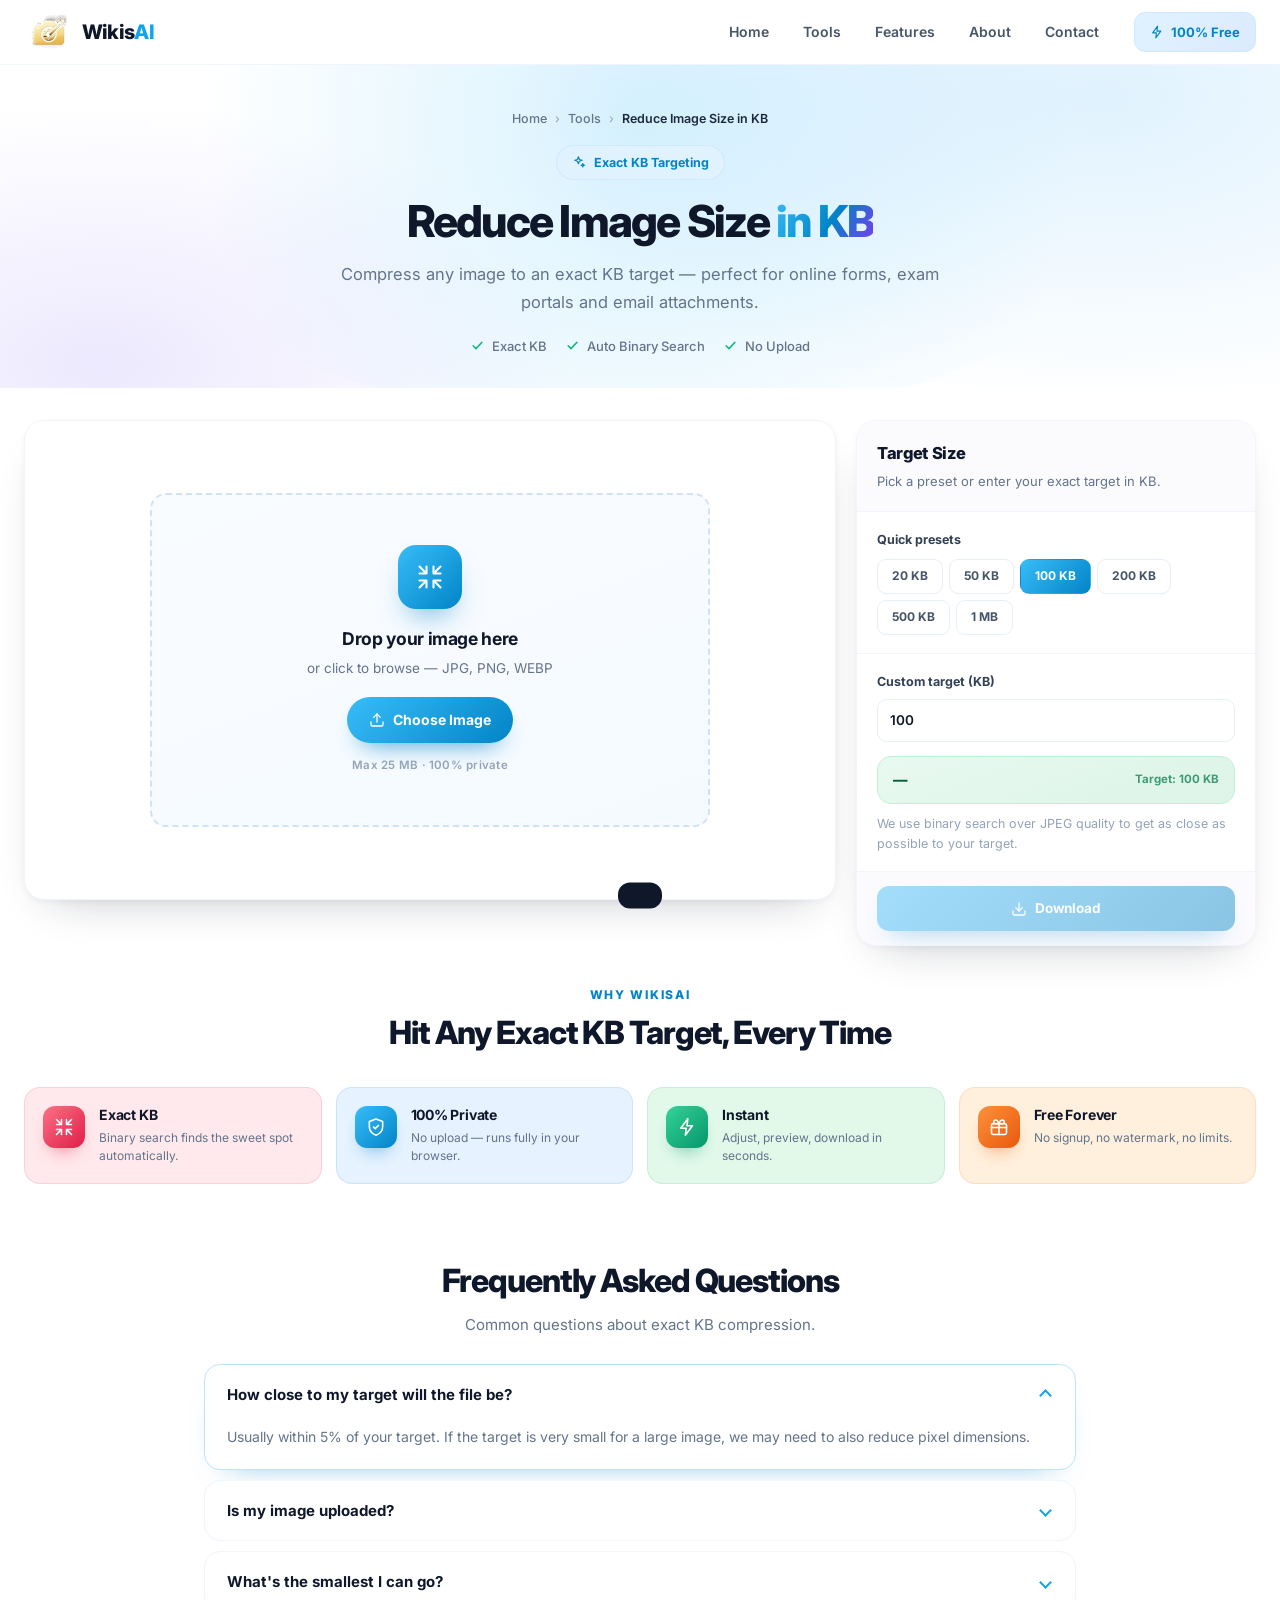
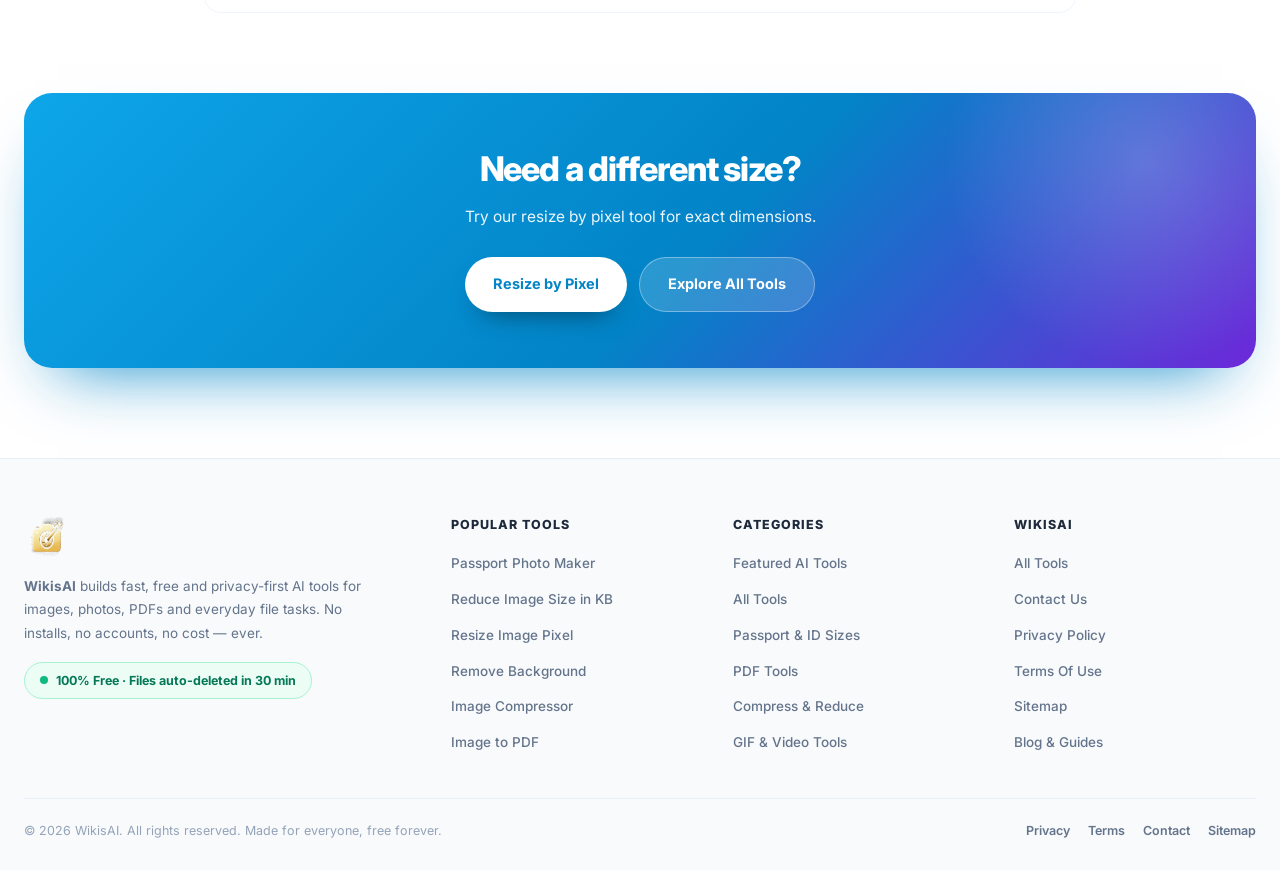
<file: reduce-image-size-in-kb.html>
<!DOCTYPE html>
<html lang="en">
<head>
<meta charset="UTF-8">
<meta name="viewport" content="width=device-width, initial-scale=1.0, maximum-scale=5">
    <script async src="https://www.googletagmanager.com/gtag/js?id=G-HY0QPVB05Q"></script>
  <script>
    window.dataLayer = window.dataLayer || [];
    function gtag() { dataLayer.push(arguments); }
    gtag('js', new Date());
    gtag('config', 'G-HY0QPVB05Q');
  </script>
<title>Reduce Image Size in KB Online Free – Target KB Compressor | WikisAI</title>
<meta name="description" content="Reduce image size to an exact KB target online for free. Compress JPG or PNG to 20KB, 50KB, 100KB, 200KB or any value. No signup, no watermark.">
<meta name="keywords" content="reduce image size in kb, compress image to 50kb, compress image to 100kb, jpeg to 20kb, target kb compressor">
<meta name="robots" content="index, follow, max-image-preview:large">
<meta name="theme-color" content="#0ea5e9">
<link rel="canonical" href="https://wikisai.com/reduce-image-size-in-kb.html">
<meta property="og:type" content="website">
<meta property="og:title" content="Reduce Image Size in KB Online Free – Target KB Compressor">
<meta property="og:description" content="Hit any exact KB target. Free, no signup.">
<meta property="og:image" content="https://wikisai.com/logo.png">
<link rel="icon" type="image/png" href="/logo.png">
<link rel="preconnect" href="https://fonts.googleapis.com">
<link rel="preconnect" href="https://fonts.gstatic.com" crossorigin>
<link href="https://fonts.googleapis.com/css2?family=Inter:wght@400;500;600;700;800;900&display=swap" rel="stylesheet">
<link rel="stylesheet" href="assets/wikisai.css">
<script type="application/ld+json">
{
  "@context":"https://schema.org",
  "@graph":[
    {"@type":"WebPage","@id":"https://wikisai.com/reduce-image-size-in-kb.html#webpage",
     "url":"https://wikisai.com/reduce-image-size-in-kb.html",
     "name":"Reduce Image Size in KB Online Free – Target KB Compressor",
     "isPartOf":{"@id":"https://wikisai.com/#website"},"inLanguage":"en"},
    {"@type":"SoftwareApplication","name":"Reduce Image Size in KB",
     "url":"https://wikisai.com/reduce-image-size-in-kb.html",
     "applicationCategory":"MultimediaApplication","operatingSystem":"Any (Web Browser)",
     "offers":{"@type":"Offer","price":"0","priceCurrency":"USD"}}
  ]
}
</script>
</head>
<body>

<section class="hero">
  <div class="hero-in">
    <nav class="breadcrumb" aria-label="Breadcrumb">
      <a href="/">Home</a><span>›</span>
      <a href="/#tools">Tools</a><span>›</span>
      <span style="color:var(--ink-2);font-weight:600">Reduce Image Size in KB</span>
    </nav>
    <span class="pill"><svg class="ic"><use href="#i-sparkle"/></svg> Exact KB Targeting</span>
    <h1>Reduce Image Size <span class="grad">in KB</span></h1>
    <p class="lead">Compress any image to an exact KB target — perfect for online forms, exam portals and email attachments.</p>
    <div class="hero-checks">
      <span><svg class="ic"><use href="#i-check"/></svg> Exact KB</span>
      <span><svg class="ic"><use href="#i-check"/></svg> Auto Binary Search</span>
      <span><svg class="ic"><use href="#i-check"/></svg> No Upload</span>
    </div>
  </div>
</section>

<div class="app">
  <section class="stage">
    <div class="drop" id="drop">
      <div class="ico"><svg class="ic"><use href="#i-compress"/></svg></div>
      <h3>Drop your image here</h3>
      <p>or click to browse — JPG, PNG, WEBP</p>
      <button class="btn-sel" type="button"><svg class="ic"><use href="#i-upload"/></svg> Choose Image</button>
      <p class="formats">Max 25 MB · 100% private</p>
      <input type="file" id="file" accept="image/*" hidden>
    </div>
    <div class="work" id="workState">
      <div class="canvas-holder" id="holder">
        <canvas id="view"></canvas>
      </div>
      <div class="readout" style="width:100%;max-width:520px">
        <b id="sizeNow">—</b>
        <span id="savedInfo">—</span>
      </div>
    </div>
  </section>

  <aside class="panel">
    <div class="panel-header">
      <h2 class="panel-title">Target Size</h2>
      <p class="panel-sub">Pick a preset or enter your exact target in KB.</p>
    </div>
    <div class="panel-body">
      <div class="panel-section">
        <div class="field-head" style="margin-bottom:10px"><label>Quick presets</label></div>
        <div class="chips" id="presets">
          <button data-kb="20" type="button">20 KB</button>
          <button data-kb="50" type="button">50 KB</button>
          <button data-kb="100" class="on" type="button">100 KB</button>
          <button data-kb="200" type="button">200 KB</button>
          <button data-kb="500" type="button">500 KB</button>
          <button data-kb="1000" type="button">1 MB</button>
        </div>
      </div>
      <div class="panel-section">
        <div class="field">
          <div class="field-head"><label>Custom target (KB)</label></div>
          <input type="number" id="targetKb" min="5" max="10000" value="100" disabled>
        </div>
        <div class="readout">
          <b id="achieved">—</b>
          <span id="targetLabel">Target: 100 KB</span>
        </div>
        <p class="hint" style="text-align:left;margin-top:10px">We use binary search over JPEG quality to get as close as possible to your target.</p>
      </div>
    </div>
    <div class="panel-foot">
      <button class="btn primary block" id="dlBtn" type="button" disabled>
        <svg class="ic"><use href="#i-download"/></svg> Download
      </button>
    </div>
  </aside>
</div>

<section class="section tight">
  <p class="sec-eyebrow">Why WikisAI</p>
  <h2 class="sec-title">Hit Any Exact KB Target, Every Time</h2>
  <div class="feat-grid">
    <div class="fcard t-rose"><span class="fi"><svg class="ic"><use href="#i-compress"/></svg></span><span><b>Exact KB</b><small>Binary search finds the sweet spot automatically.</small></span></div>
    <div class="fcard t-blue"><span class="fi"><svg class="ic"><use href="#i-shield"/></svg></span><span><b>100% Private</b><small>No upload — runs fully in your browser.</small></span></div>
    <div class="fcard t-green"><span class="fi"><svg class="ic"><use href="#i-bolt"/></svg></span><span><b>Instant</b><small>Adjust, preview, download in seconds.</small></span></div>
    <div class="fcard t-orange"><span class="fi"><svg class="ic"><use href="#i-gift"/></svg></span><span><b>Free Forever</b><small>No signup, no watermark, no limits.</small></span></div>
  </div>
</section>

<section class="faq">
  <h2>Frequently Asked Questions</h2>
  <p class="faq-sub">Common questions about exact KB compression.</p>
  <details open><summary>How close to my target will the file be?</summary><div class="ans">Usually within 5% of your target. If the target is very small for a large image, we may need to also reduce pixel dimensions.</div></details>
  <details><summary>Is my image uploaded?</summary><div class="ans">No. Everything is processed inside your browser using HTML5 Canvas.</div></details>
  <details><summary>What's the smallest I can go?</summary><div class="ans">Practical minimum is around 5 KB for most photos. Going smaller usually destroys quality.</div></details>
</section>

<section class="cta">
  <div class="cta-in">
    <h2>Need a different size?</h2>
    <p>Try our resize by pixel tool for exact dimensions.</p>
    <div class="cta-btns">
      <a class="w" href="/resize-image-pixel.html">Resize by Pixel</a>
      <a class="g" href="/#tools">Explore All Tools</a>
    </div>
  </div>
</section>

<script src="assets/wikisai.js"></script>
<script>
(function(){
  var $ = window.wikisai.$;
  var dropEl=$('#drop'), fileInput=$('#file'), workState=$('#workState');
  var viewCanvas=$('#view'), viewCtx=viewCanvas.getContext('2d');
  var presets=$('#presets'), targetKb=$('#targetKb');
  var dlBtn=$('#dlBtn');
  var src=null, srcW=0, srcH=0, srcSize=0, targetBytes=102400;
  var currentBlob=null;

  function loadFile(file){
    if (!file) return;
    if (!/^image\//.test(file.type)){ window.wikisaiToast('Please choose an image.'); return; }
    if (file.size > 25*1024*1024){ window.wikisaiToast('Image larger than 25 MB.'); return; }
    srcSize = file.size;
    var url = URL.createObjectURL(file);
    var img = new Image();
    img.onload = function(){
      URL.revokeObjectURL(url);
      src=img; srcW=img.naturalWidth; srcH=img.naturalHeight;
      dropEl.classList.add('is-hidden'); workState.classList.add('show');
      viewCanvas.width = srcW; viewCanvas.height = srcH;
      viewCanvas.style.maxWidth = '100%'; viewCanvas.style.height = 'auto';
      targetKb.disabled = false; dlBtn.disabled = false;
      viewCtx.drawImage(src, 0, 0);
      optimize();
    };
    img.onerror = function(){ URL.revokeObjectURL(url); window.wikisaiToast('Could not load.'); };
    img.src = url;
  }

  function optimize(){
    if (!src) return;
    var tmp = document.createElement('canvas');
    tmp.width = srcW; tmp.height = srcH;
    tmp.getContext('2d').drawImage(src, 0, 0);

    // Binary search on JPEG quality
    var lo = 0.05, hi = 0.98, best = null, bestDiff = Infinity;
    var iter = 0;
    function attempt(){
      if (iter++ > 12 || hi - lo < 0.01){
        if (best) applyBlob(best);
        return;
      }
      var mid = (lo + hi) / 2;
      tmp.toBlob(function(b){
        if (!b) return;
        var diff = Math.abs(b.size - targetBytes);
        if (diff < bestDiff && b.size <= targetBytes * 1.05){ best = b; bestDiff = diff; }
        if (b.size > targetBytes) hi = mid;
        else lo = mid;
        attempt();
      }, 'image/jpeg', mid);
    }
    attempt();
  }

  function applyBlob(blob){
    currentBlob = blob;
    $('#sizeNow').textContent = window.wikisai.formatBytes(blob.size);
    var saved = Math.max(0, Math.round((1 - blob.size/srcSize)*100));
    $('#savedInfo').textContent = saved + '% smaller than original';
    $('#achieved').textContent = window.wikisai.formatBytes(blob.size) + ' / ' + (targetBytes/1024).toFixed(0) + ' KB';
    // Preview
    var url = URL.createObjectURL(blob);
    var im = new Image();
    im.onload = function(){
      viewCtx.clearRect(0, 0, srcW, srcH);
      viewCtx.drawImage(im, 0, 0);
      URL.revokeObjectURL(url);
    };
    im.src = url;
  }

  presets.addEventListener('click', function(e){
    var b = e.target.closest('button');
    if (!b) return;
    Array.prototype.forEach.call(presets.querySelectorAll('button'), function(x){ x.classList.toggle('on', x===b); });
    targetKb.value = b.dataset.kb;
    targetBytes = (+b.dataset.kb) * 1024;
    $('#targetLabel').textContent = 'Target: ' + b.dataset.kb + ' KB';
    optimize();
  });
  targetKb.addEventListener('input', function(){
    targetBytes = Math.max(5, +this.value) * 1024;
    $('#targetLabel').textContent = 'Target: ' + this.value + ' KB';
    Array.prototype.forEach.call(presets.querySelectorAll('button'), function(x){ x.classList.remove('on'); });
    optimize();
  });

  dlBtn.addEventListener('click', function(){
    if (currentBlob){ window.wikisai.downloadBlob(currentBlob, 'wikisai-' + Math.round(currentBlob.size/1024) + 'kb.jpg'); }
  });

  dropEl.addEventListener('click', function(){ fileInput.click(); });
  fileInput.addEventListener('change', function(){ if (this.files[0]) loadFile(this.files[0]); this.value=''; });
  ['dragenter','dragover'].forEach(function(ev){ document.addEventListener(ev, function(e){ e.preventDefault(); dropEl.classList.add('over'); }); });
  ['dragleave','drop'].forEach(function(ev){ document.addEventListener(ev, function(e){ e.preventDefault(); if (ev==='dragleave' && e.relatedTarget) return; dropEl.classList.remove('over'); }); });
  document.addEventListener('drop', function(e){ if (e.dataTransfer.files[0]) loadFile(e.dataTransfer.files[0]); });
})();
</script>
</body>
</html>
</file>
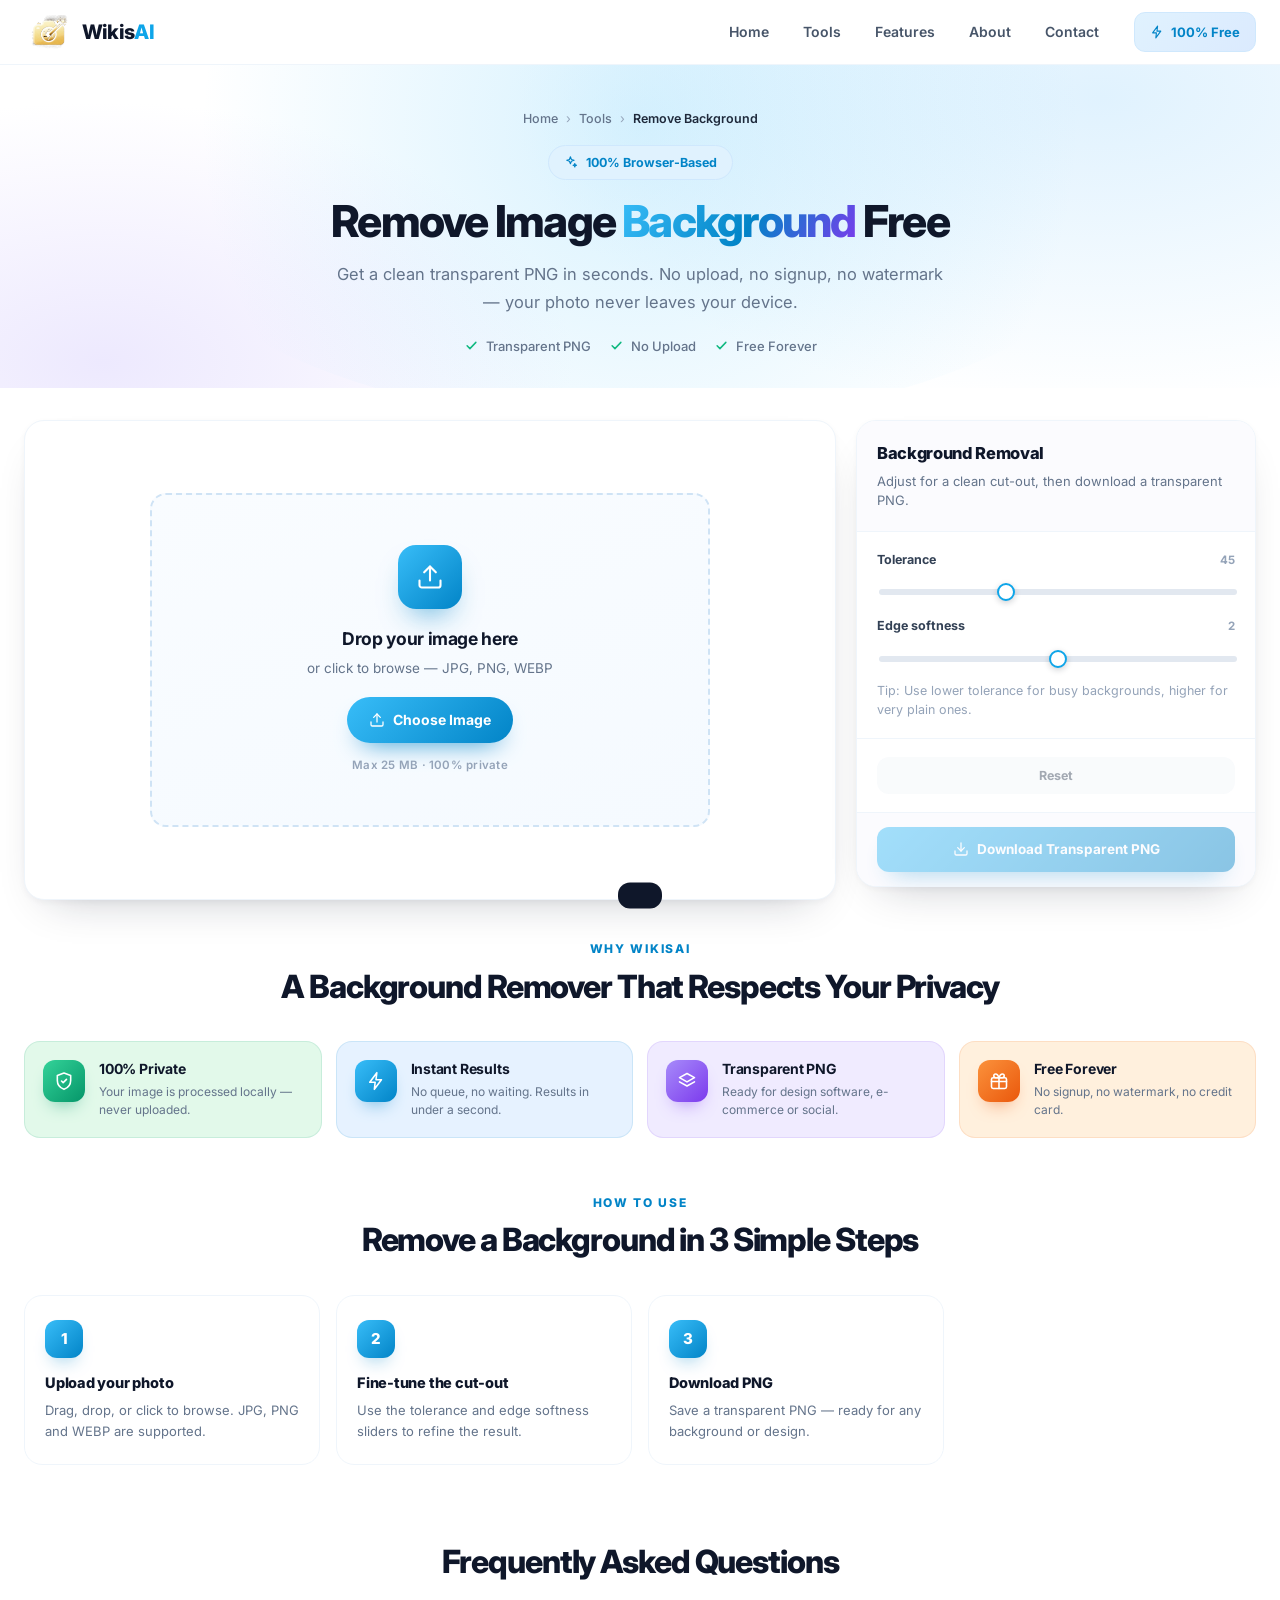
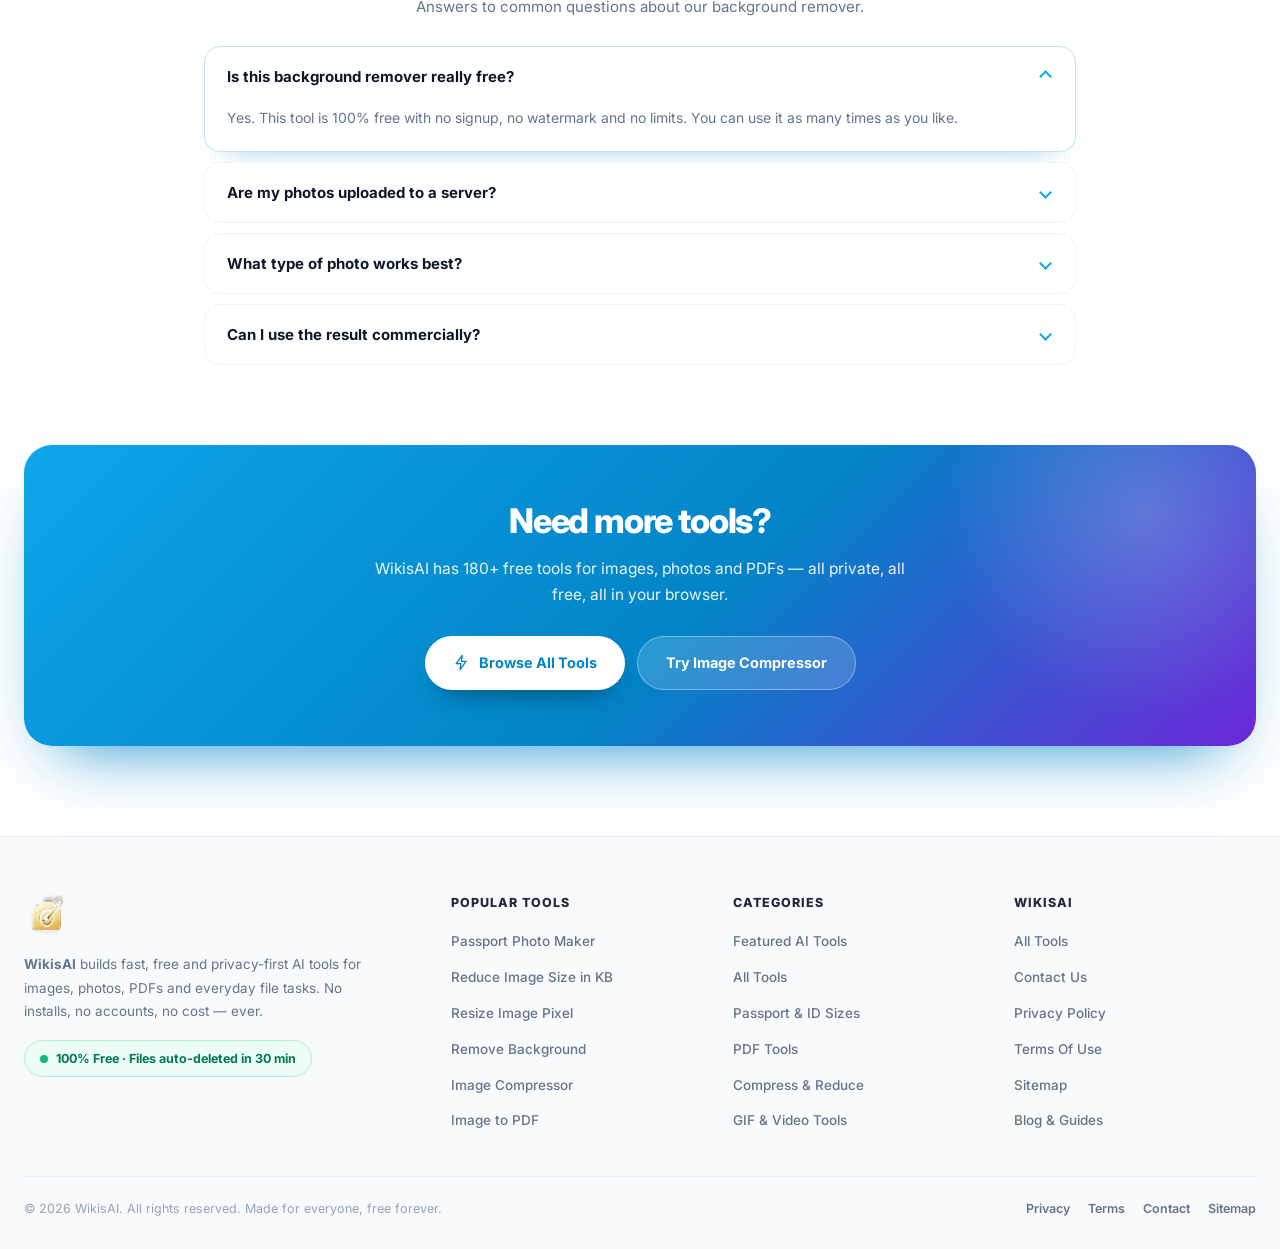
<file: remove-image-background.html>
<!DOCTYPE html>
<html lang="en">
<head>
<meta charset="UTF-8">
<meta name="viewport" content="width=device-width, initial-scale=1.0, maximum-scale=5">
    <script async src="https://www.googletagmanager.com/gtag/js?id=G-HY0QPVB05Q"></script>
  <script>
    window.dataLayer = window.dataLayer || [];
    function gtag() { dataLayer.push(arguments); }
    gtag('js', new Date());
    gtag('config', 'G-HY0QPVB05Q');
  </script>
<title>Remove Image Background Online Free – Transparent PNG | WikisAI</title>
<meta name="description" content="Remove image background online for free. Get a clean transparent PNG in seconds. Works entirely in your browser — no upload, no signup, no watermark.">
<meta name="keywords" content="remove background, remove image background, transparent png, background remover, cut out image, free background remover">
<meta name="robots" content="index, follow, max-image-preview:large">
<meta name="theme-color" content="#0ea5e9">
<link rel="canonical" href="https://wikisai.com/remove-image-background.html">
<meta property="og:type" content="website">
<meta property="og:title" content="Remove Image Background Online Free – Transparent PNG">
<meta property="og:description" content="Remove image background in seconds. Free, no signup, no watermark.">
<meta property="og:image" content="https://wikisai.com/logo.png">
<link rel="icon" type="image/png" href="/logo.png">
<link rel="preconnect" href="https://fonts.googleapis.com">
<link rel="preconnect" href="https://fonts.gstatic.com" crossorigin>
<link href="https://fonts.googleapis.com/css2?family=Inter:wght@400;500;600;700;800;900&display=swap" rel="stylesheet">
<link rel="stylesheet" href="assets/wikisai.css">
<script type="application/ld+json">
{
  "@context":"https://schema.org",
  "@graph":[
    {"@type":"WebPage","@id":"https://wikisai.com/remove-image-background.html#webpage",
     "url":"https://wikisai.com/remove-image-background.html",
     "name":"Remove Image Background Online Free – Transparent PNG",
     "isPartOf":{"@id":"https://wikisai.com/#website"},"inLanguage":"en"},
    {"@type":"SoftwareApplication","name":"Remove Image Background",
     "url":"https://wikisai.com/remove-image-background.html",
     "applicationCategory":"MultimediaApplication","operatingSystem":"Any (Web Browser)",
     "offers":{"@type":"Offer","price":"0","priceCurrency":"USD"},
     "aggregateRating":{"@type":"AggregateRating","ratingValue":"4.8","ratingCount":"948"}},
    {"@type":"HowTo","name":"How to remove an image background online",
     "totalTime":"PT1M",
     "step":[
       {"@type":"HowToStep","position":1,"name":"Upload your photo","text":"Drag and drop or browse to select an image. Everything runs in your browser."},
       {"@type":"HowToStep","position":2,"name":"Adjust the tolerance","text":"Fine-tune the tolerance and edge softness sliders for a clean cut-out."},
       {"@type":"HowToStep","position":3,"name":"Download PNG","text":"Download your image with a transparent background as a PNG file."}
     ]},
    {"@type":"FAQPage","mainEntity":[
      {"@type":"Question","name":"Is this background remover free?",
       "acceptedAnswer":{"@type":"Answer","text":"Yes, it is 100% free with no signup, no watermark and no limits."}},
      {"@type":"Question","name":"Are my photos uploaded?",
       "acceptedAnswer":{"@type":"Answer","text":"No. All processing happens inside your browser, so your photos never leave your device."}},
      {"@type":"Question","name":"What type of image works best?",
       "acceptedAnswer":{"@type":"Answer","text":"Photos with a plain, evenly-lit background work best. Busy backgrounds may need lower tolerance."}}
    ]}
  ]
}
</script>
</head>
<body>

<section class="hero">
  <div class="hero-in">
    <nav class="breadcrumb" aria-label="Breadcrumb">
      <a href="/">Home</a><span>›</span>
      <a href="/#tools">Tools</a><span>›</span>
      <span style="color:var(--ink-2);font-weight:600">Remove Background</span>
    </nav>
    <span class="pill"><svg class="ic"><use href="#i-sparkle"/></svg> 100% Browser-Based</span>
    <h1>Remove Image <span class="grad">Background</span> Free</h1>
    <p class="lead">Get a clean transparent PNG in seconds. No upload, no signup, no watermark — your photo never leaves your device.</p>
    <div class="hero-checks">
      <span><svg class="ic"><use href="#i-check"/></svg> Transparent PNG</span>
      <span><svg class="ic"><use href="#i-check"/></svg> No Upload</span>
      <span><svg class="ic"><use href="#i-check"/></svg> Free Forever</span>
    </div>
  </div>
</section>

<div class="app">
  <section class="stage">
    <div class="drop" id="drop">
      <div class="ico"><svg class="ic"><use href="#i-upload"/></svg></div>
      <h3>Drop your image here</h3>
      <p>or click to browse — JPG, PNG, WEBP</p>
      <button class="btn-sel" type="button"><svg class="ic"><use href="#i-upload"/></svg> Choose Image</button>
      <p class="formats">Max 25 MB · 100% private</p>
      <input type="file" id="file" accept="image/*" hidden>
    </div>
    <div class="work" id="workState">
      <div class="canvas-holder" id="holder">
        <canvas id="view"></canvas>
      </div>
      <p class="hint">Preview updates live as you adjust the sliders</p>
    </div>
  </section>

  <aside class="panel">
    <div class="panel-header">
      <h2 class="panel-title">Background Removal</h2>
      <p class="panel-sub">Adjust for a clean cut-out, then download a transparent PNG.</p>
    </div>
    <div class="panel-body">
      <div class="panel-section">
        <div class="field">
          <div class="field-head"><label>Tolerance</label><span id="tolVal">45</span></div>
          <input type="range" id="tol" min="5" max="120" value="45" disabled>
        </div>
        <div class="field">
          <div class="field-head"><label>Edge softness</label><span id="featVal">2</span></div>
          <input type="range" id="feather" min="0" max="4" value="2" disabled>
        </div>
        <p class="hint" style="text-align:left;margin-top:12px">Tip: Use lower tolerance for busy backgrounds, higher for very plain ones.</p>
      </div>
      <div class="panel-section">
        <div class="field">
          <button class="btn ghost sm block" id="resetBtn" type="button" disabled>Reset</button>
        </div>
      </div>
    </div>
    <div class="panel-foot">
      <button class="btn primary block" id="dlBtn" type="button" disabled>
        <svg class="ic"><use href="#i-download"/></svg> Download Transparent PNG
      </button>
    </div>
  </aside>
</div>

<section class="section tight">
  <p class="sec-eyebrow">Why WikisAI</p>
  <h2 class="sec-title">A Background Remover That Respects Your Privacy</h2>
  <div class="feat-grid">
    <div class="fcard t-green"><span class="fi"><svg class="ic"><use href="#i-shield"/></svg></span><span><b>100% Private</b><small>Your image is processed locally — never uploaded.</small></span></div>
    <div class="fcard t-blue"><span class="fi"><svg class="ic"><use href="#i-bolt"/></svg></span><span><b>Instant Results</b><small>No queue, no waiting. Results in under a second.</small></span></div>
    <div class="fcard t-purple"><span class="fi"><svg class="ic"><use href="#i-layers"/></svg></span><span><b>Transparent PNG</b><small>Ready for design software, e-commerce or social.</small></span></div>
    <div class="fcard t-orange"><span class="fi"><svg class="ic"><use href="#i-gift"/></svg></span><span><b>Free Forever</b><small>No signup, no watermark, no credit card.</small></span></div>
  </div>
</section>

<section class="section">
  <p class="sec-eyebrow">How to Use</p>
  <h2 class="sec-title">Remove a Background in 3 Simple Steps</h2>
  <div class="steps">
    <div class="step-card"><div class="step-num">1</div><b>Upload your photo</b><p>Drag, drop, or click to browse. JPG, PNG and WEBP are supported.</p></div>
    <div class="step-card"><div class="step-num">2</div><b>Fine-tune the cut-out</b><p>Use the tolerance and edge softness sliders to refine the result.</p></div>
    <div class="step-card"><div class="step-num">3</div><b>Download PNG</b><p>Save a transparent PNG — ready for any background or design.</p></div>
  </div>
</section>

<section class="faq">
  <h2>Frequently Asked Questions</h2>
  <p class="faq-sub">Answers to common questions about our background remover.</p>
  <details open><summary>Is this background remover really free?</summary><div class="ans">Yes. This tool is 100% free with no signup, no watermark and no limits. You can use it as many times as you like.</div></details>
  <details><summary>Are my photos uploaded to a server?</summary><div class="ans">No. Everything is processed inside your browser using HTML5 Canvas. Your image never leaves your device.</div></details>
  <details><summary>What type of photo works best?</summary><div class="ans">Photos with a plain, evenly-lit background work best. Try a lower tolerance for busy backgrounds and a higher tolerance for very plain ones.</div></details>
  <details><summary>Can I use the result commercially?</summary><div class="ans">Yes. The transparent PNG you download is yours to use however you like, including commercially.</div></details>
</section>

<section class="cta">
  <div class="cta-in">
    <h2>Need more tools?</h2>
    <p>WikisAI has 180+ free tools for images, photos and PDFs — all private, all free, all in your browser.</p>
    <div class="cta-btns">
      <a class="w" href="/#tools"><svg class="ic" style="width:17px;height:17px"><use href="#i-bolt"/></svg> Browse All Tools</a>
      <a class="g" href="/compress-image.html">Try Image Compressor</a>
    </div>
  </div>
</section>

<script src="assets/wikisai.js"></script>
<script>
(function(){
  var $ = window.wikisai.$, $$ = window.wikisai.$$, clamp = window.wikisai.clamp;
  var dropEl = $('#drop'), fileInput = $('#file'), workState = $('#workState');
  var viewCanvas = $('#view'), viewCtx = viewCanvas.getContext('2d');
  var tol = $('#tol'), feather = $('#feather');
  var dlBtn = $('#dlBtn'), resetBtn = $('#resetBtn');
  var src = null, srcW = 0, srcH = 0;
  var tolVal = 45, featVal = 2;
  var lastBlobUrl = null;

  function loadFile(file){
    if (!file) return;
    if (!/^image\//.test(file.type)){ window.wikisaiToast('Please choose an image file.'); return; }
    if (file.size > 25 * 1024 * 1024){ window.wikisaiToast('Image larger than 25 MB.'); return; }
    var url = URL.createObjectURL(file);
    var img = new Image();
    img.onload = function(){
      URL.revokeObjectURL(url);
      src = img; srcW = img.naturalWidth; srcH = img.naturalHeight;
      dropEl.classList.add('is-hidden'); workState.classList.add('show');
      viewCanvas.width = srcW; viewCanvas.height = srcH;
      viewCanvas.style.maxWidth = '100%'; viewCanvas.style.height = 'auto';
      tol.disabled = false; feather.disabled = false; dlBtn.disabled = false; resetBtn.disabled = false;
      render();
    };
    img.onerror = function(){ URL.revokeObjectURL(url); window.wikisaiToast('Could not load image.'); };
    img.src = url;
  }

  function computeMask(id, tol){
    var w = id.width, h = id.height, d = id.data, n = w * h;
    var mask = new Uint8Array(n);
    var rs=[],gs=[],bs=[];
    function sample(x,y){ var i=(y*w+x)*4; rs.push(d[i]); gs.push(d[i+1]); bs.push(d[i+2]); }
    for (var x=0;x<w;x++){ sample(x,0); sample(x,h-1); }
    for (var y=0;y<h;y++){ sample(0,y); sample(w-1,y); }
    var med = function(a){ a.sort(function(p,q){return p-q;}); return a[a.length>>1]; };
    var R=med(rs), G=med(gs), B=med(bs);
    var t2 = tol*tol*3, stack = [];
    function tryPush(i){
      if (mask[i]) return;
      var p = i*4, dr=d[p]-R, dg=d[p+1]-G, db=d[p+2]-B;
      if (dr*dr + dg*dg + db*db <= t2){ mask[i]=1; stack.push(i); }
    }
    for (var xx=0;xx<w;xx++){ tryPush(xx); tryPush((h-1)*w+xx); }
    for (var yy=0;yy<h;yy++){ tryPush(yy*w); tryPush(yy*w+w-1); }
    while (stack.length){
      var i=stack.pop(); var px=i%w, py=(i-px)/w;
      if (px>0) tryPush(i-1);
      if (px<w-1) tryPush(i+1);
      if (py>0) tryPush(i-w);
      if (py<h-1) tryPush(i+w);
    }
    var out = new Uint8Array(n);
    for (var j=0;j<n;j++) out[j] = mask[j] ? 255 : 0;
    return out;
  }

  function blurMask(src, w, h, passes){
    if (passes <= 0) return src;
    var cur = src;
    for (var p=0;p<passes;p++){
      var out = new Uint8Array(w*h);
      for (var y=0;y<h;y++){
        for (var x=0;x<w;x++){
          var sum=0,cnt=0;
          for (var dy=-1;dy<=1;dy++){
            var ny=y+dy; if (ny<0||ny>=h) continue;
            for (var dx=-1;dx<=1;dx++){
              var nx=x+dx; if (nx<0||nx>=w) continue;
              sum += cur[ny*w+nx]; cnt++;
            }
          }
          out[y*w+x] = sum/cnt;
        }
      }
      cur = out;
    }
    return cur;
  }

  function render(){
    if (!src) return;
    var id = viewCtx.createImageData(srcW, srcH);
    var tmp = document.createElement('canvas');
    tmp.width = srcW; tmp.height = srcH;
    var tctx = tmp.getContext('2d');
    tctx.drawImage(src, 0, 0);
    var srcId = tctx.getImageData(0, 0, srcW, srcH);
    var mask = computeMask(srcId, tolVal);
    var soft = blurMask(mask, srcW, srcH, featVal);
    var data = id.data, sdata = srcId.data;
    for (var i=0;i<srcW*srcH;i++){
      var a = 1 - soft[i]/255;
      data[i*4]   = sdata[i*4];
      data[i*4+1] = sdata[i*4+1];
      data[i*4+2] = sdata[i*4+2];
      data[i*4+3] = Math.round(255 * a);
    }
    viewCtx.putImageData(id, 0, 0);
  }

  tol.addEventListener('input', function(){ tolVal = +this.value; $('#tolVal').textContent = tolVal; render(); });
  feather.addEventListener('input', function(){ featVal = +this.value; $('#featVal').textContent = featVal; render(); });
  resetBtn.addEventListener('click', function(){ tol.value = 45; tolVal = 45; $('#tolVal').textContent = '45'; feather.value = 2; featVal = 2; $('#featVal').textContent = '2'; render(); });
  dlBtn.addEventListener('click', function(){
    if (!src) return;
    viewCanvas.toBlob(function(b){ window.wikisai.downloadBlob(b, 'wikisai-no-background.png'); }, 'image/png');
  });

  dropEl.addEventListener('click', function(){ fileInput.click(); });
  fileInput.addEventListener('change', function(){ if (this.files[0]) loadFile(this.files[0]); this.value=''; });

  ['dragenter','dragover'].forEach(function(ev){
    document.addEventListener(ev, function(e){ e.preventDefault(); dropEl.classList.add('over'); });
  });
  ['dragleave','drop'].forEach(function(ev){
    document.addEventListener(ev, function(e){ e.preventDefault(); if (ev==='dragleave' && e.relatedTarget) return; dropEl.classList.remove('over'); });
  });
  document.addEventListener('drop', function(e){ if (e.dataTransfer.files[0]) loadFile(e.dataTransfer.files[0]); });
  document.addEventListener('paste', function(e){
    var items = e.clipboardData && e.clipboardData.items;
    if (!items) return;
    for (var i=0;i<items.length;i++){ if (items[i].type.indexOf('image')===0){ loadFile(items[i].getAsFile()); break; } }
  });
})();
</script>
</body>
</html>
</file>
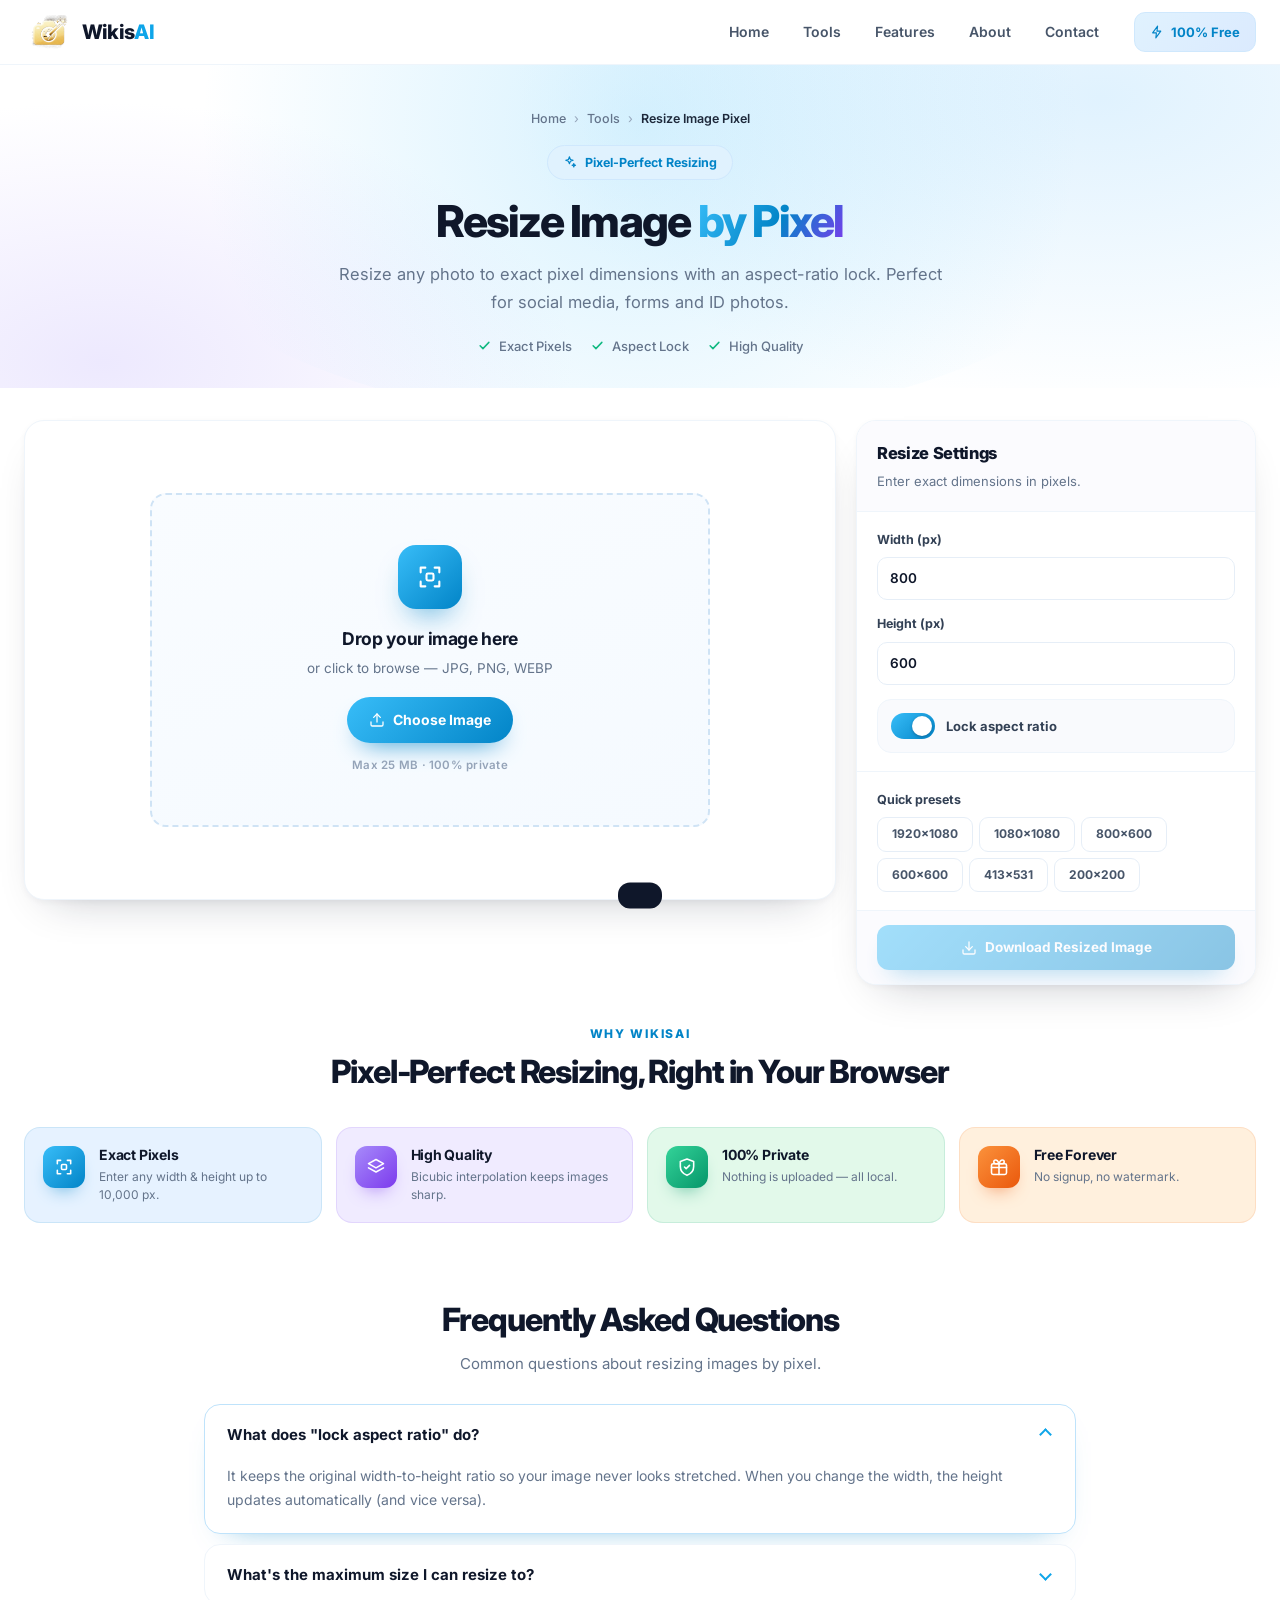
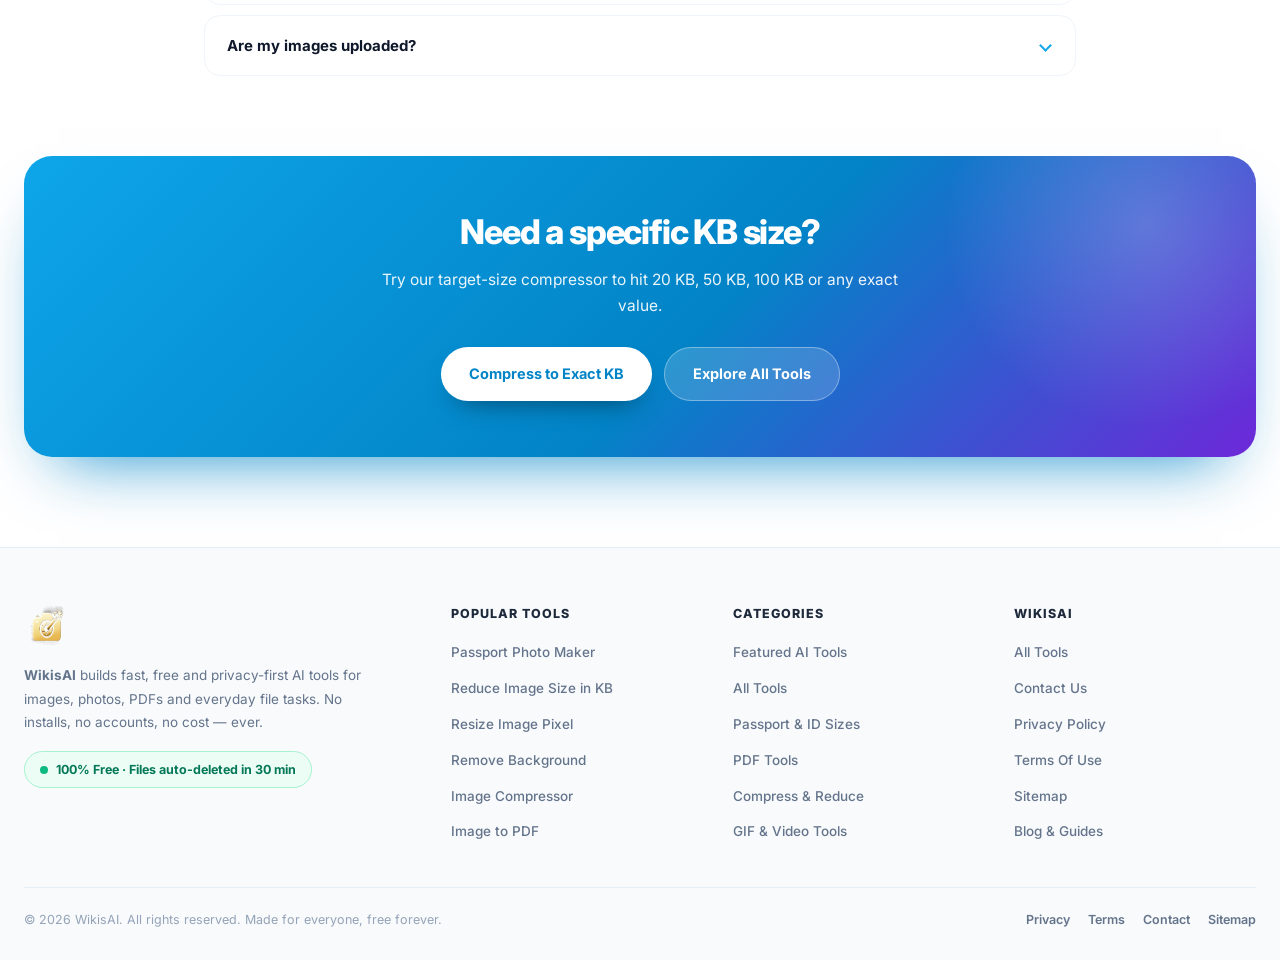
<file: resize-image-pixel.html>
<!DOCTYPE html>
<html lang="en">
<head>
<meta charset="UTF-8">
<meta name="viewport" content="width=device-width, initial-scale=1.0, maximum-scale=5">
    <script async src="https://www.googletagmanager.com/gtag/js?id=G-HY0QPVB05Q"></script>
  <script>
    window.dataLayer = window.dataLayer || [];
    function gtag() { dataLayer.push(arguments); }
    gtag('js', new Date());
    gtag('config', 'G-HY0QPVB05Q');
  </script>
<title>Resize Image by Pixel Online Free – Exact Width &amp; Height | WikisAI</title>
<meta name="description" content="Resize any image to exact pixel dimensions online for free. Lock aspect ratio, keep quality, and download instantly. No signup, no watermark.">
<meta name="keywords" content="resize image pixel, resize image, image resizer, resize jpg, pixel resizer, resize photo online">
<meta name="robots" content="index, follow, max-image-preview:large">
<meta name="theme-color" content="#0ea5e9">
<link rel="canonical" href="https://wikisai.com/resize-image-pixel.html">
<meta property="og:type" content="website">
<meta property="og:title" content="Resize Image by Pixel Online Free – Exact Width &amp; Height">
<meta property="og:description" content="Resize images to exact pixel dimensions. Free, no signup.">
<meta property="og:image" content="https://wikisai.com/logo.png">
<link rel="icon" type="image/png" href="/logo.png">
<link rel="preconnect" href="https://fonts.googleapis.com">
<link rel="preconnect" href="https://fonts.gstatic.com" crossorigin>
<link href="https://fonts.googleapis.com/css2?family=Inter:wght@400;500;600;700;800;900&display=swap" rel="stylesheet">
<link rel="stylesheet" href="assets/wikisai.css">
<script type="application/ld+json">
{
  "@context":"https://schema.org",
  "@graph":[
    {"@type":"WebPage","@id":"https://wikisai.com/resize-image-pixel.html#webpage",
     "url":"https://wikisai.com/resize-image-pixel.html",
     "name":"Resize Image by Pixel Online Free – Exact Width & Height",
     "isPartOf":{"@id":"https://wikisai.com/#website"},"inLanguage":"en"},
    {"@type":"SoftwareApplication","name":"Resize Image Pixel",
     "url":"https://wikisai.com/resize-image-pixel.html",
     "applicationCategory":"MultimediaApplication","operatingSystem":"Any (Web Browser)",
     "offers":{"@type":"Offer","price":"0","priceCurrency":"USD"},
     "aggregateRating":{"@type":"AggregateRating","ratingValue":"4.8","ratingCount":"1567"}}
  ]
}
</script>
</head>
<body>

<section class="hero">
  <div class="hero-in">
    <nav class="breadcrumb" aria-label="Breadcrumb">
      <a href="/">Home</a><span>›</span>
      <a href="/#tools">Tools</a><span>›</span>
      <span style="color:var(--ink-2);font-weight:600">Resize Image Pixel</span>
    </nav>
    <span class="pill"><svg class="ic"><use href="#i-sparkle"/></svg> Pixel-Perfect Resizing</span>
    <h1>Resize Image <span class="grad">by Pixel</span></h1>
    <p class="lead">Resize any photo to exact pixel dimensions with an aspect-ratio lock. Perfect for social media, forms and ID photos.</p>
    <div class="hero-checks">
      <span><svg class="ic"><use href="#i-check"/></svg> Exact Pixels</span>
      <span><svg class="ic"><use href="#i-check"/></svg> Aspect Lock</span>
      <span><svg class="ic"><use href="#i-check"/></svg> High Quality</span>
    </div>
  </div>
</section>

<div class="app">
  <section class="stage">
    <div class="drop" id="drop">
      <div class="ico"><svg class="ic"><use href="#i-scale"/></svg></div>
      <h3>Drop your image here</h3>
      <p>or click to browse — JPG, PNG, WEBP</p>
      <button class="btn-sel" type="button"><svg class="ic"><use href="#i-upload"/></svg> Choose Image</button>
      <p class="formats">Max 25 MB · 100% private</p>
      <input type="file" id="file" accept="image/*" hidden>
    </div>
    <div class="work" id="workState">
      <div class="canvas-holder" id="holder">
        <canvas id="view"></canvas>
      </div>
      <div class="readout" style="width:100%;max-width:480px">
        <b id="outInfo">—</b>
        <span id="origInfo">—</span>
      </div>
    </div>
  </section>

  <aside class="panel">
    <div class="panel-header">
      <h2 class="panel-title">Resize Settings</h2>
      <p class="panel-sub">Enter exact dimensions in pixels.</p>
    </div>
    <div class="panel-body">
      <div class="panel-section">
        <div class="field">
          <div class="field-head"><label>Width (px)</label></div>
          <input type="number" id="inW" min="1" max="10000" value="800" disabled>
        </div>
        <div class="field">
          <div class="field-head"><label>Height (px)</label></div>
          <input type="number" id="inH" min="1" max="10000" value="600" disabled>
        </div>
        <div class="field">
          <label class="switch" style="margin-top:4px">
            <input type="checkbox" id="lockRatio" checked>
            <span class="track"><span class="thumb"></span></span>
            <span class="switch-label">Lock aspect ratio</span>
          </label>
        </div>
      </div>
      <div class="panel-section">
        <div class="field-head" style="margin-bottom:8px"><label>Quick presets</label></div>
        <div class="chips" id="quick">
          <button data-w="1920" data-h="1080" type="button">1920×1080</button>
          <button data-w="1080" data-h="1080" type="button">1080×1080</button>
          <button data-w="800" data-h="600" type="button">800×600</button>
          <button data-w="600" data-h="600" type="button">600×600</button>
          <button data-w="413" data-h="531" type="button">413×531</button>
          <button data-w="200" data-h="200" type="button">200×200</button>
        </div>
      </div>
    </div>
    <div class="panel-foot">
      <button class="btn primary block" id="dlBtn" type="button" disabled>
        <svg class="ic"><use href="#i-download"/></svg> Download Resized Image
      </button>
    </div>
  </aside>
</div>

<section class="section tight">
  <p class="sec-eyebrow">Why WikisAI</p>
  <h2 class="sec-title">Pixel-Perfect Resizing, Right in Your Browser</h2>
  <div class="feat-grid">
    <div class="fcard t-blue"><span class="fi"><svg class="ic"><use href="#i-scale"/></svg></span><span><b>Exact Pixels</b><small>Enter any width &amp; height up to 10,000 px.</small></span></div>
    <div class="fcard t-purple"><span class="fi"><svg class="ic"><use href="#i-layers"/></svg></span><span><b>High Quality</b><small>Bicubic interpolation keeps images sharp.</small></span></div>
    <div class="fcard t-green"><span class="fi"><svg class="ic"><use href="#i-shield"/></svg></span><span><b>100% Private</b><small>Nothing is uploaded — all local.</small></span></div>
    <div class="fcard t-orange"><span class="fi"><svg class="ic"><use href="#i-gift"/></svg></span><span><b>Free Forever</b><small>No signup, no watermark.</small></span></div>
  </div>
</section>

<section class="faq">
  <h2>Frequently Asked Questions</h2>
  <p class="faq-sub">Common questions about resizing images by pixel.</p>
  <details open><summary>What does "lock aspect ratio" do?</summary><div class="ans">It keeps the original width-to-height ratio so your image never looks stretched. When you change the width, the height updates automatically (and vice versa).</div></details>
  <details><summary>What's the maximum size I can resize to?</summary><div class="ans">Up to 10,000 × 10,000 pixels. Going much larger than the original may reduce sharpness, so use our Upscale tool for better results.</div></details>
  <details><summary>Are my images uploaded?</summary><div class="ans">No. Everything is processed inside your browser using HTML5 Canvas.</div></details>
</section>

<section class="cta">
  <div class="cta-in">
    <h2>Need a specific KB size?</h2>
    <p>Try our target-size compressor to hit 20 KB, 50 KB, 100 KB or any exact value.</p>
    <div class="cta-btns">
      <a class="w" href="/reduce-image-size-in-kb.html">Compress to Exact KB</a>
      <a class="g" href="/#tools">Explore All Tools</a>
    </div>
  </div>
</section>

<script src="assets/wikisai.js"></script>
<script>
(function(){
  var $ = window.wikisai.$;
  var dropEl=$('#drop'), fileInput=$('#file'), workState=$('#workState');
  var viewCanvas=$('#view'), viewCtx=viewCanvas.getContext('2d');
  var inW=$('#inW'), inH=$('#inH'), lock=$('#lockRatio');
  var dlBtn=$('#dlBtn'), quick=$('#quick');
  var src=null, srcW=0, srcH=0, ratio=1;

  function loadFile(file){
    if (!file) return;
    if (!/^image\//.test(file.type)){ window.wikisaiToast('Please choose an image.'); return; }
    if (file.size > 25*1024*1024){ window.wikisaiToast('Image larger than 25 MB.'); return; }
    var url = URL.createObjectURL(file);
    var img = new Image();
    img.onload = function(){
      URL.revokeObjectURL(url);
      src=img; srcW=img.naturalWidth; srcH=img.naturalHeight;
      ratio = srcW/srcH;
      dropEl.classList.add('is-hidden'); workState.classList.add('show');
      inW.disabled=false; inH.disabled=false; dlBtn.disabled=false;
      inW.value = srcW; inH.value = srcH;
      $('#origInfo').textContent = 'Original: ' + srcW + ' × ' + srcH + ' px';
      render();
    };
    img.onerror = function(){ URL.revokeObjectURL(url); window.wikisaiToast('Could not load.'); };
    img.src = url;
  }

  function render(){
    if (!src) return;
    var w = Math.max(1, Math.min(10000, parseInt(inW.value)||1));
    var h = Math.max(1, Math.min(10000, parseInt(inH.value)||1));
    viewCanvas.width = w; viewCanvas.height = h;
    viewCanvas.style.maxWidth = '100%'; viewCanvas.style.height = 'auto';
    viewCtx.imageSmoothingEnabled = true;
    viewCtx.imageSmoothingQuality = 'high';
    viewCtx.clearRect(0, 0, w, h);
    viewCtx.drawImage(src, 0, 0, w, h);
    $('#outInfo').textContent = w + ' × ' + h + ' px';
  }

  inW.addEventListener('input', function(){
    if (lock.checked && ratio){ inH.value = Math.max(1, Math.round((+this.value) / ratio)); }
    render();
  });
  inH.addEventListener('input', function(){
    if (lock.checked && ratio){ inW.value = Math.max(1, Math.round((+this.value) * ratio)); }
    render();
  });
  quick.addEventListener('click', function(e){
    var b = e.target.closest('button');
    if (!b) return;
    inW.value = b.dataset.w; inH.value = b.dataset.h;
    lock.checked = false;
    render();
  });
  dlBtn.addEventListener('click', function(){
    if (!src) return;
    viewCanvas.toBlob(function(blob){ window.wikisai.downloadBlob(blob, 'wikisai-resized-' + viewCanvas.width + 'x' + viewCanvas.height + '.png'); }, 'image/png');
  });

  dropEl.addEventListener('click', function(){ fileInput.click(); });
  fileInput.addEventListener('change', function(){ if (this.files[0]) loadFile(this.files[0]); this.value=''; });
  ['dragenter','dragover'].forEach(function(ev){ document.addEventListener(ev, function(e){ e.preventDefault(); dropEl.classList.add('over'); }); });
  ['dragleave','drop'].forEach(function(ev){ document.addEventListener(ev, function(e){ e.preventDefault(); if (ev==='dragleave' && e.relatedTarget) return; dropEl.classList.remove('over'); }); });
  document.addEventListener('drop', function(e){ if (e.dataTransfer.files[0]) loadFile(e.dataTransfer.files[0]); });
  document.addEventListener('paste', function(e){
    var items = e.clipboardData && e.clipboardData.items;
    if (!items) return;
    for (var i=0;i<items.length;i++){ if (items[i].type.indexOf('image')===0){ loadFile(items[i].getAsFile()); break; } }
  });
})();
</script>
</body>
</html>
</file>
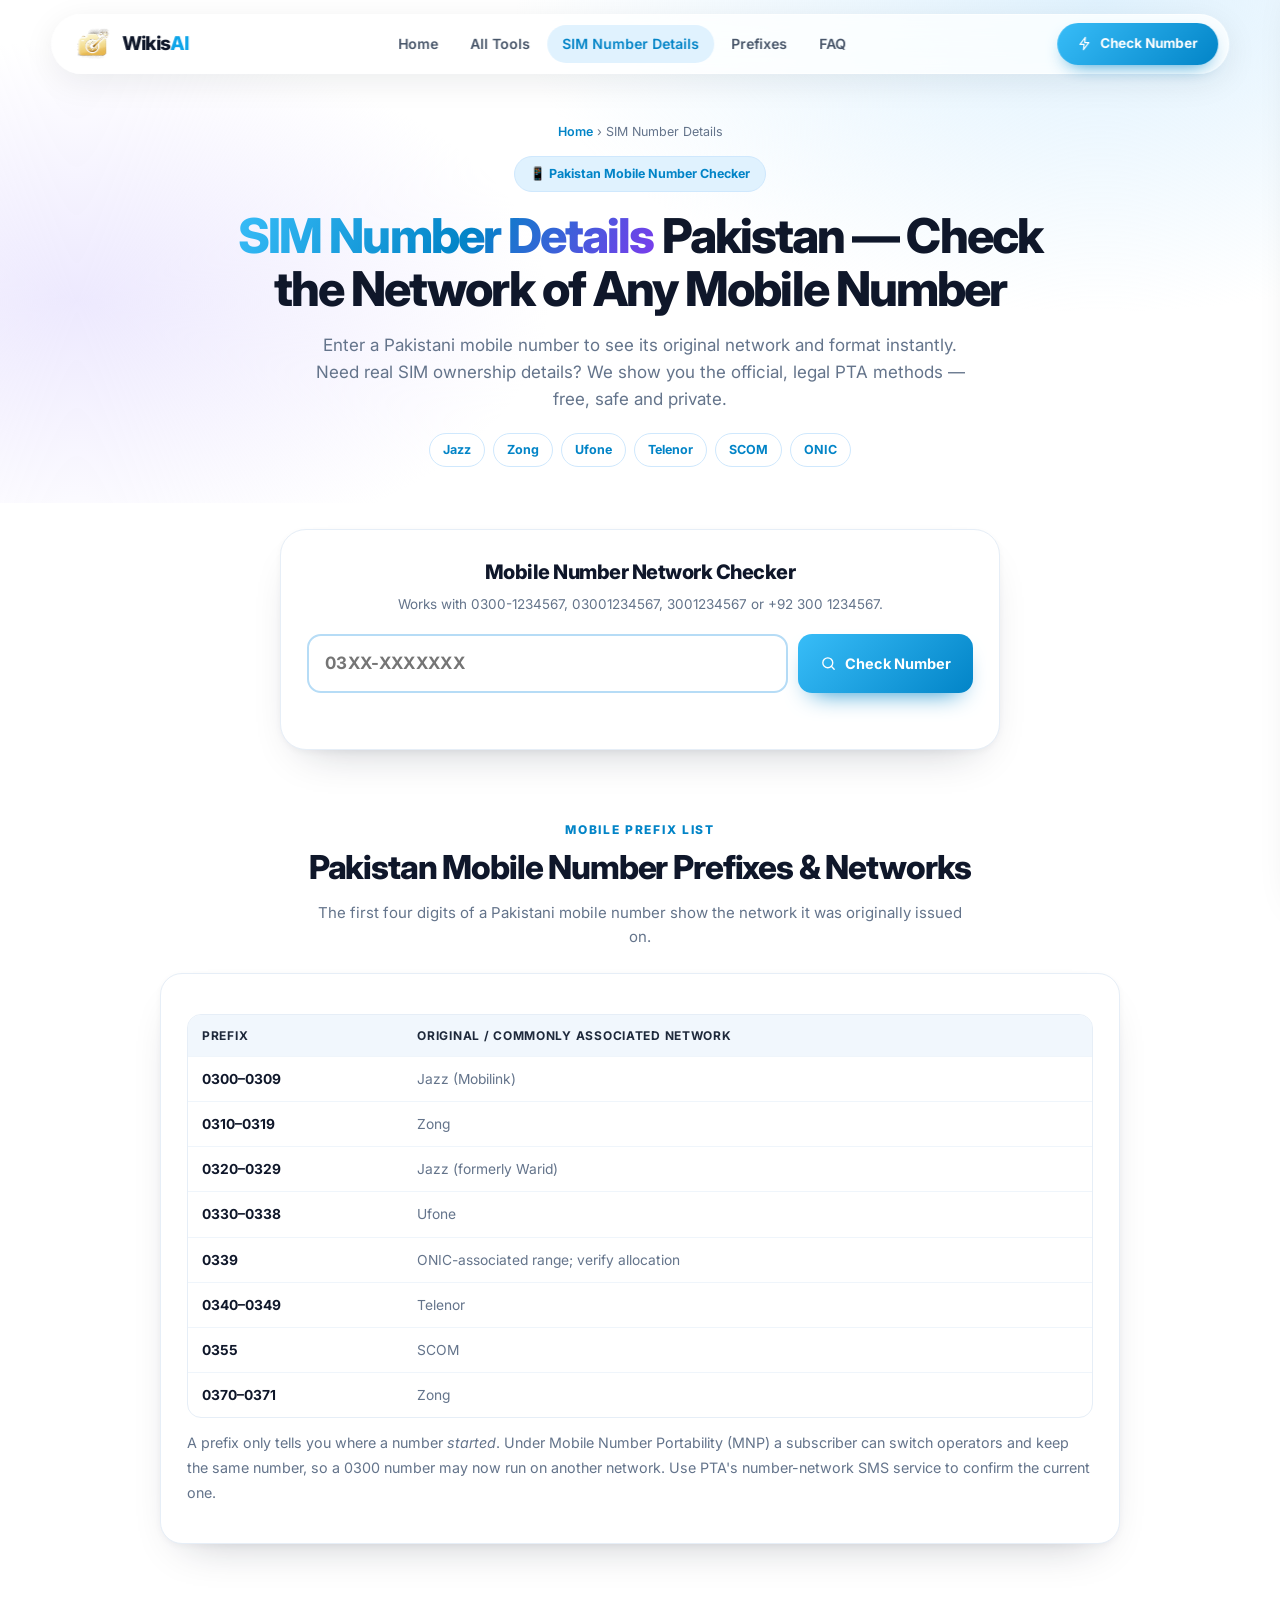
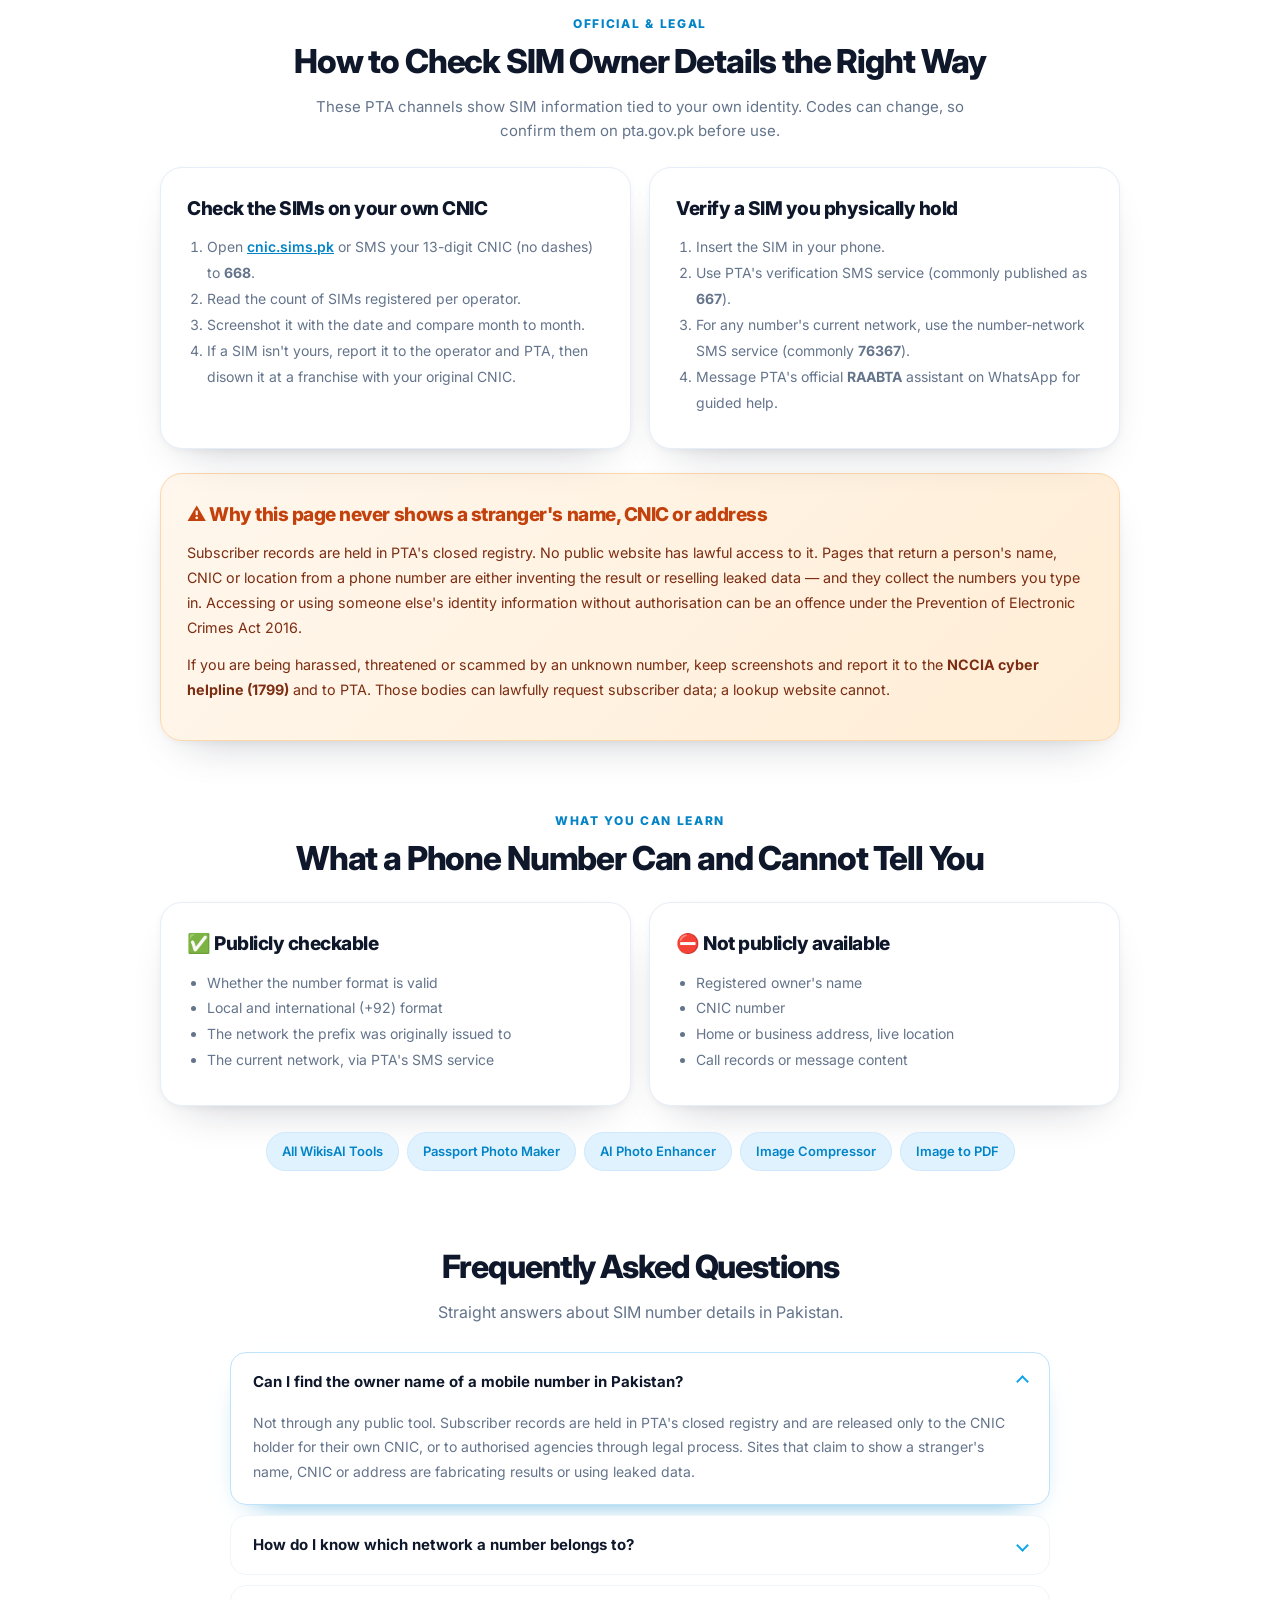
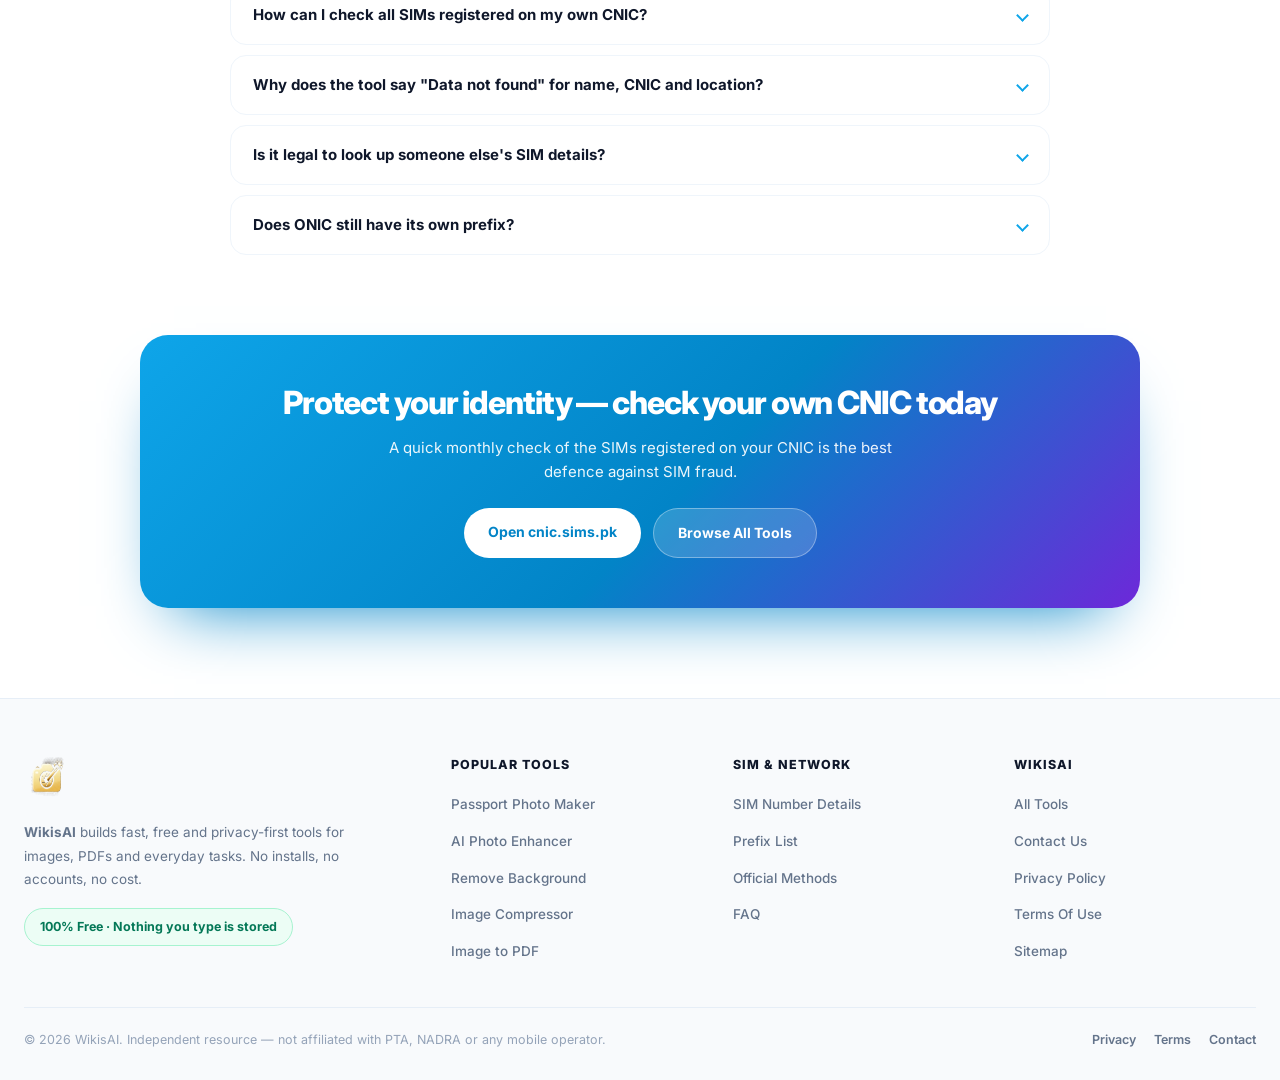
<file: sim-owner-number-details.html>
<!DOCTYPE html>
<html lang="en">
<head>
<meta charset="UTF-8">
<meta name="viewport" content="width=device-width,initial-scale=1,maximum-scale=5,viewport-fit=cover">
<script async src="https://www.googletagmanager.com/gtag/js?id=G-HY0QPVB05Q"></script>
<script>window.dataLayer=window.dataLayer||[];function gtag(){dataLayer.push(arguments)}gtag('js',new Date());gtag('config','G-HY0QPVB05Q');</script>
<title>SIM Number Details Pakistan 2026 – Network Checker &amp; Official PTA Methods | WikisAI</title>
<meta name="description" content="Enter any Pakistani mobile number to see its original network (Jazz, Zong, Ufone, Telenor, SCOM) and learn the official, legal ways to check SIM owner details via 668, cnic.sims.pk, 667 and RAABTA.">
<meta name="keywords" content="sim owner number details, sim number details pakistan, mobile number network checker, which network is this number, 0300 0310 0320 0330 0340 prefix, sim owner details, cnic sim check 668, cnic.sims.pk, pakistan mobile prefix list, wikisai">
<meta name="robots" content="index, follow, max-image-preview:large, max-snippet:-1, max-video-preview:-1">
<meta name="author" content="WikisAI"><meta name="theme-color" content="#0ea5e9"><meta name="format-detection" content="telephone=no">
<link rel="canonical" href="https://wikisai.com/sim-owner-number-details">
<meta property="og:type" content="website"><meta property="og:site_name" content="WikisAI">
<meta property="og:title" content="SIM Number Details Pakistan 2026 – Network Checker | WikisAI"><meta property="og:description" content="Identify the original network of any Pakistani mobile number and learn the official ways to check SIM owner details.">
<meta property="og:url" content="https://wikisai.com/sim-owner-number-details"><meta property="og:image" content="https://wikisai.com/logo.png"><meta property="og:locale" content="en_US">
<meta name="twitter:card" content="summary_large_image"><meta name="twitter:title" content="SIM Number Details Pakistan 2026 | WikisAI"><meta name="twitter:description" content="Check the original network of a Pakistani number and the official, legal ways to verify SIM ownership."><meta name="twitter:image" content="https://wikisai.com/logo.png">
<link rel="icon" type="image/png" href="/logo.png"><link rel="apple-touch-icon" href="/logo.png">
<link rel="preload" as="image" href="/logo.png">
<link rel="preconnect" href="https://fonts.googleapis.com"><link rel="preconnect" href="https://fonts.gstatic.com" crossorigin>
<link href="https://fonts.googleapis.com/css2?family=Inter:wght@400;500;600;700;800&display=swap" rel="stylesheet">
<script type="application/ld+json">
{
  "@context": "https://schema.org",
  "@graph": [
    {"@type": "BreadcrumbList","itemListElement": [
      {"@type": "ListItem","position": 1,"name": "Home","item": "https://wikisai.com/"},
      {"@type": "ListItem","position": 2,"name": "SIM Number Details","item": "https://wikisai.com/sim-owner-number-details"}]},
    {"@type": "WebApplication","name": "SIM Number Network Checker","url": "https://wikisai.com/sim-owner-number-details","applicationCategory": "UtilitiesApplication","operatingSystem": "Any (Web Browser)","isAccessibleForFree": true,
     "description": "Identifies the original mobile network of a Pakistani phone number from its prefix and explains the official PTA channels for checking SIM ownership.",
     "offers": {"@type": "Offer","price": "0","priceCurrency": "USD"},
     "publisher": {"@type": "Organization","name": "WikisAI","url": "https://wikisai.com/","logo": "https://wikisai.com/logo.png"}},
    {"@type": "FAQPage","mainEntity": [
      {"@type": "Question","name": "Can I find the owner name of a mobile number in Pakistan?","acceptedAnswer": {"@type": "Answer","text": "Not through any public tool. Subscriber records are held in PTA's closed registry and are released only to the CNIC holder for their own CNIC, or to authorised agencies through legal process. Sites that claim to show a stranger's name, CNIC or address are fabricating results or using leaked data."}},
      {"@type": "Question","name": "How do I know which network a number belongs to?","acceptedAnswer": {"@type": "Answer","text": "The first four digits show the network the number was originally issued on, for example 0300 to 0309 is Jazz and 0330 to 0338 is Ufone. Because of Mobile Number Portability, the current network can differ, so confirm with PTA's number-network SMS service."}},
      {"@type": "Question","name": "How can I check all SIMs registered on my own CNIC?","acceptedAnswer": {"@type": "Answer","text": "Use PTA's official channels: SMS your 13-digit CNIC to 668, or use the cnic.sims.pk portal. Both show how many SIMs are registered on your CNIC. Confirm current instructions on pta.gov.pk."}},
      {"@type": "Question","name": "Why does the tool say data not found for name, CNIC and location?","acceptedAnswer": {"@type": "Answer","text": "Because that information is private and not publicly available. The tool only shows what can be derived lawfully from the number itself: format, prefix and original network."}},
      {"@type": "Question","name": "Is it legal to look up someone else's SIM details?","acceptedAnswer": {"@type": "Answer","text": "Accessing or using another person's identity information without authorisation can be an offence under the Prevention of Electronic Crimes Act 2016. If you are being harassed, report it to the NCCIA (helpline 1799) instead of trying to identify the person yourself."}}
    ]}
  ]
}
</script>
<style>
*,*::before,*::after{box-sizing:border-box}
html{-webkit-text-size-adjust:100%;scroll-behavior:smooth;overflow-x:hidden}
body{margin:0;font-family:'Inter',system-ui,-apple-system,'Segoe UI',Roboto,Arial,sans-serif;color:#0f172a;line-height:1.6;-webkit-font-smoothing:antialiased;background:#fff;min-height:100vh;overflow-x:hidden}
:root{--ink:#0f172a;--ink-2:#1e293b;--muted:#64748b;--muted-2:#94a3b8;--line:#e6eef7;--line-2:#eff5fb;--brand:#0ea5e9;--brand-2:#0284c7;--brand-soft:#e0f2fe;--shadow:0 2px 6px rgba(15,23,42,.04),0 20px 44px -26px rgba(15,23,42,.3);--ease:cubic-bezier(.22,1,.36,1)}
h1,h2,h3,h4,p{margin:0}
a{color:inherit}
button,input{font:inherit;color:inherit}
.ic{width:18px;height:18px;fill:none;stroke:currentColor;stroke-width:1.9;stroke-linecap:round;stroke-linejoin:round;display:block}

/* NAV */
.nb{position:fixed;top:14px;left:50%;transform:translateX(-50%);width:92%;max-width:1180px;z-index:1050;display:flex;align-items:center;gap:16px;padding:8px 10px 8px 18px;background:rgba(255,255,255,.78);-webkit-backdrop-filter:blur(24px) saturate(180%);backdrop-filter:blur(24px) saturate(180%);border:1px solid rgba(255,255,255,.6);border-radius:50px;box-shadow:0 8px 32px rgba(15,23,42,.08);transition:.45s var(--ease)}
.nb.scrolled{top:8px;background:rgba(255,255,255,.92);box-shadow:0 14px 40px rgba(15,23,42,.14)}
.logo{display:flex;align-items:center;gap:9px;text-decoration:none;flex:none}
.logo img{height:34px;width:auto}
.logo b{font-size:19px;font-weight:800;letter-spacing:-.035em}
.logo b em{font-style:normal;color:var(--brand)}
.nl{display:flex;gap:2px;margin:0 auto}
.nl a{text-decoration:none;font-size:14px;font-weight:600;color:#475569;padding:8px 15px;border-radius:50px;transition:.25s}
.nl a:hover,.nl a.active{background:var(--brand-soft);color:var(--brand-2)}
.nb-cta{display:inline-flex;align-items:center;gap:8px;text-decoration:none;background:linear-gradient(135deg,#38bdf8,#0284c7);color:#fff;font-weight:700;font-size:13.5px;padding:10px 20px;border-radius:50px;box-shadow:0 8px 20px -10px #0284c7;transition:.3s}
.nb-cta:hover{transform:translateY(-2px)}
.nb-cta .ic{width:15px;height:15px}
.burger{display:none;width:42px;height:42px;border-radius:50%;border:1px solid var(--line);background:#fff;cursor:pointer;align-items:center;justify-content:center;margin-left:auto;color:var(--ink-2)}
.burger .ic{width:20px;height:20px}
.ov{position:fixed;inset:0;background:rgba(15,23,42,.5);-webkit-backdrop-filter:blur(4px);backdrop-filter:blur(4px);z-index:2000;opacity:0;visibility:hidden;transition:.4s var(--ease)}
.ov.on{opacity:1;visibility:visible}
.sb{position:fixed;top:0;right:-330px;width:300px;max-width:86vw;height:100vh;height:100dvh;background:#fff;z-index:2100;padding:22px 18px;overflow-y:auto;transition:right .45s var(--ease);box-shadow:-8px 0 40px rgba(15,23,42,.15)}
.sb.on{right:0}
.sb-x{position:absolute;top:14px;right:14px;width:36px;height:36px;border-radius:50%;border:0;background:#f1f5f9;cursor:pointer;display:grid;place-items:center}
.sb-logo{margin:4px 0 18px}
.sb a.sl{display:block;text-decoration:none;padding:12px 14px;border-radius:12px;font-weight:600;font-size:15px;color:#475569;margin-bottom:3px}
.sb a.sl:hover,.sb a.sl.active{background:var(--brand-soft);color:var(--brand-2)}
.sb h5{margin:16px 14px 6px;font-size:11px;letter-spacing:.1em;text-transform:uppercase;color:var(--muted-2)}
.sb hr{border:0;height:1px;background:var(--line);margin:12px 0}
@media(max-width:960px){.nl,.nb>.nb-cta{display:none}.burger{display:flex}.nb{padding:7px 8px 7px 14px}}

/* HERO */
.hero{position:relative;overflow:hidden;padding:122px 20px 36px;text-align:center;background:radial-gradient(900px 480px at 86% 0%,#e0f2fe,rgba(224,242,254,0) 65%),radial-gradient(760px 420px at 6% 60%,#ede9fe,rgba(237,233,254,0) 62%),#fff}
.crumbs{font-size:12.5px;color:var(--muted);margin-bottom:14px}
.crumbs a{text-decoration:none;color:var(--brand-2);font-weight:600}
.pill{display:inline-flex;align-items:center;gap:8px;background:var(--brand-soft);border:1px solid #cfe8fd;color:var(--brand-2);padding:7px 15px;border-radius:999px;font-size:12.5px;font-weight:700;margin-bottom:18px}
.hero h1{font-size:clamp(28px,4.4vw,48px);line-height:1.1;letter-spacing:-.04em;font-weight:800;max-width:880px;margin:0 auto}
.grad{background:linear-gradient(120deg,#38bdf8,#0284c7 55%,#7c3aed);-webkit-background-clip:text;background-clip:text;color:transparent}
.lead{margin:16px auto 0;max-width:680px;font-size:clamp(15px,1.5vw,17px);color:var(--muted)}
.chips-row{display:flex;flex-wrap:wrap;gap:8px;justify-content:center;margin-top:20px}
.chips-row span{font-size:12.5px;font-weight:700;color:var(--brand-2);background:#fff;border:1px solid #cfe8fd;padding:6px 13px;border-radius:999px}

/* TOOL */
.wrap{max-width:760px;margin:0 auto;padding:0 20px}
.tool-box{margin-top:26px;background:#fff;border:1px solid var(--line);border-radius:26px;padding:26px;box-shadow:var(--shadow)}
.tool-box h2{font-size:20px;font-weight:800;letter-spacing:-.025em;text-align:center}
.tool-sub{text-align:center;color:var(--muted);font-size:13.5px;margin:6px 0 18px}
.in-row{display:flex;gap:10px}
.in-row input{flex:1;min-width:0;padding:14px 16px;border:2px solid #b6dcf6;border-radius:14px;font-size:17px;font-weight:700;letter-spacing:.02em;outline:none;background:#fff;transition:.2s}
.in-row input:focus{border-color:var(--brand);box-shadow:0 0 0 4px rgba(14,165,233,.14)}
.btn{display:inline-flex;align-items:center;justify-content:center;gap:8px;border:0;cursor:pointer;text-decoration:none;padding:13px 22px;border-radius:14px;font-size:14.5px;font-weight:700;transition:.2s;white-space:nowrap}
.btn .ic{width:17px;height:17px}
.btn-p{background:linear-gradient(135deg,#38bdf8,#0284c7);color:#fff;box-shadow:0 12px 26px -14px #0284c7}
.btn-p:hover{transform:translateY(-2px)}
.btn-g{background:#f1f5f9;color:var(--ink-2)}
.btn-g:hover{background:#e2e8f0}
@media(max-width:520px){.in-row{flex-direction:column}}
.err{min-height:20px;margin-top:10px;color:#e11d48;font-size:13px;font-weight:600;text-align:center}
.eg{text-align:center;font-size:12.5px;color:var(--muted-2)}
.result{display:none;margin-top:18px;border:1px solid var(--line);border-radius:20px;overflow:hidden;animation:up .35s ease}
.result.on{display:block}
@keyframes up{from{opacity:0;transform:translateY(8px)}to{opacity:1;transform:none}}
.res-h{display:flex;align-items:center;justify-content:space-between;gap:10px;flex-wrap:wrap;background:linear-gradient(135deg,#0284c7,#0ea5e9);color:#fff;padding:14px 18px}
.res-h b{font-size:16px;letter-spacing:.02em}
.net-tag{background:rgba(255,255,255,.2);border:1px solid rgba(255,255,255,.4);padding:5px 13px;border-radius:999px;font-size:12.5px;font-weight:800}
.rows{padding:6px 18px 10px}
.row{display:flex;justify-content:space-between;gap:16px;padding:11px 0;border-bottom:1px dashed #e2e8f0;font-size:14px}
.row:last-child{border:0}
.row span{color:var(--muted);font-weight:600}
.row b{text-align:right;word-break:break-word}
.nf{color:#b45309;font-weight:700}
.note{margin:0 18px 14px;padding:12px 14px;background:#fffbeb;border:1px solid #fde68a;border-radius:12px;font-size:12.8px;color:#92400e;line-height:1.6}
.off{padding:16px 18px 18px;background:#f8fafc;border-top:1px solid var(--line)}
.off h3{font-size:14px;font-weight:800;margin-bottom:10px}
.off-grid{display:grid;grid-template-columns:repeat(auto-fit,minmax(200px,1fr));gap:8px}
.off-grid a{display:block;text-decoration:none;background:#fff;border:1px solid var(--line);border-radius:12px;padding:10px 12px;font-size:12.8px;font-weight:600;color:var(--ink-2);transition:.2s}
.off-grid a:hover{border-color:var(--brand);color:var(--brand-2)}
.off-grid a small{display:block;color:var(--muted);font-weight:500;margin-top:2px}

/* SECTIONS */
.eyebrow{text-align:center;font-size:12px;font-weight:800;letter-spacing:.14em;text-transform:uppercase;color:var(--brand-2);margin-bottom:10px}
.sec-title{text-align:center;font-size:clamp(23px,3.3vw,33px);font-weight:800;letter-spacing:-.035em;line-height:1.15}
.sec-sub{text-align:center;color:var(--muted);font-size:15px;margin:14px auto 0;max-width:660px}
.seo{max-width:1000px;margin:70px auto 0;padding:0 20px}
.card{background:#fff;border:1px solid var(--line);border-radius:22px;padding:26px;box-shadow:var(--shadow);margin-top:24px}
.card h3{font-size:19px;font-weight:800;letter-spacing:-.025em;margin-bottom:10px}
.card p{font-size:14.3px;color:var(--muted);line-height:1.75;margin-bottom:12px}
.card ul,.card ol{margin:0 0 6px;padding-left:20px;font-size:14px;color:var(--muted);line-height:1.85}
.card a.lnk{color:var(--brand-2);font-weight:600}
.tw{overflow-x:auto;margin:14px 0 6px;border-radius:14px;border:1px solid var(--line)}
table{width:100%;border-collapse:collapse;min-width:420px}
th,td{text-align:left;padding:11px 14px;font-size:13.8px;border-bottom:1px solid var(--line-2)}
th{background:#f1f7fd;color:var(--ink-2);font-size:12px;text-transform:uppercase;letter-spacing:.06em}
td{color:var(--muted)}
td:first-child{color:var(--ink);font-weight:700}
tr:last-child td{border:0}
.grid2{display:grid;grid-template-columns:1fr 1fr;gap:18px}
@media(max-width:780px){.grid2{grid-template-columns:1fr}}
.warn-card{background:linear-gradient(135deg,#fff7ed,#ffedd5);border:1px solid #fed7aa}
.warn-card h3{color:#c2410c}
.warn-card p,.warn-card li{color:#7c2d12}
.faq{max-width:860px;margin:70px auto 0;padding:0 20px}
.faq h2{font-size:clamp(23px,3.3vw,32px);text-align:center;font-weight:800;letter-spacing:-.035em;margin-bottom:8px}
.faq-sub{text-align:center;color:var(--muted);margin-bottom:26px}
.faq details{background:#fff;border:1px solid var(--line-2);border-radius:16px;margin-bottom:10px;overflow:hidden}
.faq details[open]{border-color:#bfe3fb;box-shadow:0 14px 32px -24px #0284c7}
.faq summary{cursor:pointer;padding:17px 22px;font-size:15px;font-weight:700;list-style:none;display:flex;align-items:center;justify-content:space-between;gap:14px}
.faq summary::-webkit-details-marker{display:none}
.faq summary::after{content:'';width:9px;height:9px;flex:none;border-right:2px solid var(--brand);border-bottom:2px solid var(--brand);transform:rotate(45deg);transition:.2s}
.faq details[open] summary::after{transform:rotate(-135deg)}
.ans{padding:0 22px 20px;font-size:14px;color:var(--muted);line-height:1.75}
.chips{display:flex;flex-wrap:wrap;gap:8px;justify-content:center;margin-top:26px}
.chips a{text-decoration:none;font-size:13px;font-weight:600;color:var(--brand-2);background:var(--brand-soft);border:1px solid #cfe8fd;padding:8px 15px;border-radius:999px;transition:.2s}
.chips a:hover{background:var(--brand-2);color:#fff}
.cta{margin-top:80px;padding:0 20px}
.cta-in{text-align:center;max-width:1000px;margin:0 auto;background:linear-gradient(135deg,#0ea5e9,#0284c7 55%,#6d28d9);border-radius:28px;padding:50px 24px;color:#fff;box-shadow:0 32px 64px -34px #0284c7}
.cta-in h2{font-size:clamp(23px,3.3vw,32px);letter-spacing:-.035em;font-weight:800;line-height:1.15}
.cta-in p{margin:14px auto 0;max-width:560px;font-size:15px;color:rgba(255,255,255,.92)}
.cta-btns{display:flex;gap:12px;justify-content:center;flex-wrap:wrap;margin-top:24px}
.cta-btns a{text-decoration:none;padding:13px 24px;border-radius:999px;font-size:14px;font-weight:700}
.cta-btns .w{background:#fff;color:#0284c7}
.cta-btns .g{background:rgba(255,255,255,.16);color:#fff;border:1px solid rgba(255,255,255,.35)}
footer{margin-top:90px;background:#f8fafc;border-top:1px solid var(--line);padding:56px 24px 0}
.f-in{max-width:1280px;margin:0 auto;display:grid;grid-template-columns:1.6fr 1fr 1fr 1fr;gap:40px}
@media(max-width:900px){.f-in{grid-template-columns:1fr 1fr;gap:30px}}
@media(max-width:520px){.f-in{grid-template-columns:1fr}}
.f-brand img{height:44px;margin-bottom:14px}
.f-brand p{font-size:13.5px;color:var(--muted);line-height:1.75;max-width:340px}
.f-badge{display:inline-flex;align-items:center;margin-top:16px;background:#ecfdf5;border:1px solid #a7f3d0;border-radius:999px;padding:8px 15px;font-size:12.5px;font-weight:700;color:#047857}
.f-col h4{font-size:12.5px;font-weight:800;letter-spacing:.08em;text-transform:uppercase;margin-bottom:16px}
.f-col ul{list-style:none;margin:0;padding:0;display:flex;flex-direction:column;gap:11px}
.f-col a{text-decoration:none;font-size:13.5px;color:var(--muted);font-weight:500}
.f-col a:hover{color:var(--brand-2)}
.f-bot{max-width:1280px;margin:44px auto 0;padding:22px 0 30px;border-top:1px solid var(--line);display:flex;justify-content:space-between;gap:16px;flex-wrap:wrap}
.f-bot p{font-size:12.5px;color:var(--muted-2)}
.f-legal{display:flex;gap:18px}
.f-legal a{text-decoration:none;font-size:12.5px;color:var(--muted);font-weight:600}
.to-top{position:fixed;right:20px;bottom:22px;z-index:70;width:46px;height:46px;border-radius:14px;cursor:pointer;background:#fff;color:var(--brand-2);display:grid;place-items:center;box-shadow:0 14px 32px -18px rgba(15,23,42,.6);border:1px solid var(--line);opacity:0;visibility:hidden;transition:.22s}
.to-top.show{opacity:1;visibility:visible}
@media(max-width:520px){.tool-box{padding:18px;border-radius:20px}.card{padding:20px}}
@media(prefers-reduced-motion:reduce){*{transition:none!important;scroll-behavior:auto!important;animation:none!important}}
</style>
</head>
<body>
<svg width="0" height="0" style="position:absolute" aria-hidden="true" focusable="false">
  <symbol id="i-bolt" viewBox="0 0 24 24"><path d="M13 2L4.5 13.5H11l-1 8.5 8.5-11.5H12z"/></symbol>
  <symbol id="i-arrow-up" viewBox="0 0 24 24"><path d="M12 19V5M6 11l6-6 6 6"/></symbol>
  <symbol id="i-menu" viewBox="0 0 24 24"><path d="M4 7h16M4 12h16M4 17h16"/></symbol>
  <symbol id="i-close" viewBox="0 0 24 24"><path d="M6 6l12 12M18 6L6 18"/></symbol>
  <symbol id="i-search" viewBox="0 0 24 24"><circle cx="11" cy="11" r="7"/><path d="M20 20l-4-4"/></symbol>
</svg>

<div class="ov" id="ov"></div>
<aside class="sb" id="sb" aria-label="Mobile menu" aria-hidden="true">
  <button class="sb-x" id="sbx" aria-label="Close menu"><svg class="ic" aria-hidden="true"><use href="#i-close"/></svg></button>
  <a class="logo sb-logo" href="/"><img src="/logo.png" alt="WikisAI logo" width="34" height="34"><b>Wikis<em>AI</em></b></a>
  <a class="sl" href="/">Home</a><a class="sl" href="/all-tools">All Tools</a><a class="sl active" href="/sim-owner-number-details">SIM Number Details</a><a class="sl" href="#prefixes">Prefix List</a><a class="sl" href="#official">Official Methods</a><a class="sl" href="#faq">FAQ</a><hr>
  <h5>Popular tools</h5>
  <a class="sl" href="/passport-size-photo-genrate">Passport Photo Maker</a><a class="sl" href="/ai-photo-enhancer">AI Photo Enhancer</a><a class="sl" href="/remove-image-background">Remove Background</a><a class="sl" href="/compress-image">Image Compressor</a>
</aside>

<header class="nb" id="nb">
  <a class="logo" href="/" aria-label="WikisAI home"><img src="/logo.png" alt="WikisAI logo" width="34" height="34"><b>Wikis<em>AI</em></b></a>
  <nav class="nl" aria-label="Main navigation"><a href="/">Home</a><a href="/all-tools">All Tools</a><a href="/sim-owner-number-details" class="active">SIM Number Details</a><a href="#prefixes">Prefixes</a><a href="#faq">FAQ</a></nav>
  <a class="nb-cta" href="#tool"><svg class="ic" aria-hidden="true"><use href="#i-bolt"/></svg> Check Number</a>
  <button class="burger" id="burger" aria-label="Open menu" aria-expanded="false"><svg class="ic" aria-hidden="true"><use href="#i-menu"/></svg></button>
</header>

<main>
<section class="hero">
  <p class="crumbs"><a href="/">Home</a> › SIM Number Details</p>
  <span class="pill">📱 Pakistan Mobile Number Checker</span>
  <h1><span class="grad">SIM Number Details</span> Pakistan — Check the Network of Any Mobile Number</h1>
  <p class="lead">Enter a Pakistani mobile number to see its original network and format instantly. Need real SIM ownership details? We show you the official, legal PTA methods — free, safe and private.</p>
  <div class="chips-row"><span>Jazz</span><span>Zong</span><span>Ufone</span><span>Telenor</span><span>SCOM</span><span>ONIC</span></div>
</section>

<section class="wrap" id="tool">
  <div class="tool-box">
    <h2>Mobile Number Network Checker</h2>
    <p class="tool-sub">Works with 0300-1234567, 03001234567, 3001234567 or +92 300 1234567.</p>
    <form class="in-row" id="form" autocomplete="off">
      <input type="text" id="num" inputmode="tel" placeholder="03XX-XXXXXXX" aria-label="Pakistani mobile number" maxlength="20">
      <button class="btn btn-p" type="submit"><svg class="ic" aria-hidden="true"><use href="#i-search"/></svg> Check Number</button>
    </form>
    <p class="err" id="err" role="alert"></p>

    <div class="result" id="result" aria-live="polite">
      <div class="res-h"><b id="rNum"></b><span class="net-tag" id="rNet"></span></div>
      <div class="rows">
        <div class="row"><span>Local format</span><b id="rLocal"></b></div>
        <div class="row"><span>International format</span><b id="rIntl"></b></div>
        <div class="row"><span>Prefix</span><b id="rPre"></b></div>
        <div class="row"><span>Original network</span><b id="rOrig"></b></div>
        <div class="row"><span>Prefix range</span><b id="rRange"></b></div>
        <div class="row"><span>Owner name</span><b class="nf">Data not found</b></div>
        <div class="row"><span>CNIC number</span><b class="nf">Data not found</b></div>
        <div class="row"><span>Address / location</span><b class="nf">Data not found</b></div>
      </div>
      <div class="note" id="rNote"></div>
      <div class="off">
        <h3>Check SIM ownership the official way</h3>
        <div class="off-grid">
          <a href="https://cnic.sims.pk" target="_blank" rel="noopener">cnic.sims.pk<small>Free PTA portal — SIMs on your own CNIC</small></a>
          <a href="sms:668" id="lnk668">SMS 668<small>Send your own 13-digit CNIC</small></a>
          <a href="sms:667">SMS 667<small>Verify the SIM in your own phone</small></a>
          <a href="#" id="lnk76367">SMS 76367<small>Confirm this number's current network</small></a>
          <a href="https://wa.me/923150055055" target="_blank" rel="noopener">RAABTA on WhatsApp<small>PTA's official assistant</small></a>
          <a href="https://www.pta.gov.pk" target="_blank" rel="noopener">pta.gov.pk<small>Confirm the latest official codes</small></a>
        </div>
      </div>
    </div>
  </div>
</section>

<section class="seo" id="prefixes">
  <p class="eyebrow">Mobile Prefix List</p>
  <h2 class="sec-title">Pakistan Mobile Number Prefixes &amp; Networks</h2>
  <p class="sec-sub">The first four digits of a Pakistani mobile number show the network it was originally issued on.</p>
  <div class="card">
    <div class="tw"><table>
      <thead><tr><th>Prefix</th><th>Original / commonly associated network</th></tr></thead>
      <tbody>
        <tr><td>0300–0309</td><td>Jazz (Mobilink)</td></tr>
        <tr><td>0310–0319</td><td>Zong</td></tr>
        <tr><td>0320–0329</td><td>Jazz (formerly Warid)</td></tr>
        <tr><td>0330–0338</td><td>Ufone</td></tr>
        <tr><td>0339</td><td>ONIC-associated range; verify allocation</td></tr>
        <tr><td>0340–0349</td><td>Telenor</td></tr>
        <tr><td>0355</td><td>SCOM</td></tr>
        <tr><td>0370–0371</td><td>Zong</td></tr>
      </tbody>
    </table></div>
    <p style="margin-top:12px">A prefix only tells you where a number <em>started</em>. Under Mobile Number Portability (MNP) a subscriber can switch operators and keep the same number, so a 0300 number may now run on another network. Use PTA's number-network SMS service to confirm the current one.</p>
  </div>
</section>

<section class="seo" id="official">
  <p class="eyebrow">Official &amp; Legal</p>
  <h2 class="sec-title">How to Check SIM Owner Details the Right Way</h2>
  <p class="sec-sub">These PTA channels show SIM information tied to your own identity. Codes can change, so confirm them on pta.gov.pk before use.</p>
  <div class="grid2">
    <div class="card">
      <h3>Check the SIMs on your own CNIC</h3>
      <ol>
        <li>Open <a class="lnk" href="https://cnic.sims.pk" target="_blank" rel="noopener">cnic.sims.pk</a> or SMS your 13-digit CNIC (no dashes) to <strong>668</strong>.</li>
        <li>Read the count of SIMs registered per operator.</li>
        <li>Screenshot it with the date and compare month to month.</li>
        <li>If a SIM isn't yours, report it to the operator and PTA, then disown it at a franchise with your original CNIC.</li>
      </ol>
    </div>
    <div class="card">
      <h3>Verify a SIM you physically hold</h3>
      <ol>
        <li>Insert the SIM in your phone.</li>
        <li>Use PTA's verification SMS service (commonly published as <strong>667</strong>).</li>
        <li>For any number's current network, use the number-network SMS service (commonly <strong>76367</strong>).</li>
        <li>Message PTA's official <strong>RAABTA</strong> assistant on WhatsApp for guided help.</li>
      </ol>
    </div>
  </div>
  <div class="card warn-card">
    <h3>⚠️ Why this page never shows a stranger's name, CNIC or address</h3>
    <p>Subscriber records are held in PTA's closed registry. No public website has lawful access to it. Pages that return a person's name, CNIC or location from a phone number are either inventing the result or reselling leaked data — and they collect the numbers you type in. Accessing or using someone else's identity information without authorisation can be an offence under the Prevention of Electronic Crimes Act 2016.</p>
    <p>If you are being harassed, threatened or scammed by an unknown number, keep screenshots and report it to the <strong>NCCIA cyber helpline (1799)</strong> and to PTA. Those bodies can lawfully request subscriber data; a lookup website cannot.</p>
  </div>
</section>

<section class="seo">
  <p class="eyebrow">What You Can Learn</p>
  <h2 class="sec-title">What a Phone Number Can and Cannot Tell You</h2>
  <div class="grid2">
    <div class="card">
      <h3>✅ Publicly checkable</h3>
      <ul>
        <li>Whether the number format is valid</li>
        <li>Local and international (+92) format</li>
        <li>The network the prefix was originally issued to</li>
        <li>The current network, via PTA's SMS service</li>
      </ul>
    </div>
    <div class="card">
      <h3>⛔ Not publicly available</h3>
      <ul>
        <li>Registered owner's name</li>
        <li>CNIC number</li>
        <li>Home or business address, live location</li>
        <li>Call records or message content</li>
      </ul>
    </div>
  </div>
  <div class="chips"><a href="/all-tools">All WikisAI Tools</a><a href="/passport-size-photo-genrate">Passport Photo Maker</a><a href="/ai-photo-enhancer">AI Photo Enhancer</a><a href="/compress-image">Image Compressor</a><a href="/image-to-pdf">Image to PDF</a></div>
</section>

<section class="faq" id="faq">
  <h2>Frequently Asked Questions</h2><p class="faq-sub">Straight answers about SIM number details in Pakistan.</p>
  <details open><summary>Can I find the owner name of a mobile number in Pakistan?</summary><div class="ans">Not through any public tool. Subscriber records are held in PTA's closed registry and are released only to the CNIC holder for their own CNIC, or to authorised agencies through legal process. Sites that claim to show a stranger's name, CNIC or address are fabricating results or using leaked data.</div></details>
  <details><summary>How do I know which network a number belongs to?</summary><div class="ans">The first four digits show the network the number was originally issued on, for example 0300 to 0309 is Jazz and 0330 to 0338 is Ufone. Because of Mobile Number Portability, the current network can differ, so confirm with PTA's number-network SMS service.</div></details>
  <details><summary>How can I check all SIMs registered on my own CNIC?</summary><div class="ans">Use PTA's official channels: SMS your 13-digit CNIC to 668, or use the cnic.sims.pk portal. Both show how many SIMs are registered on your CNIC. Confirm current instructions on pta.gov.pk.</div></details>
  <details><summary>Why does the tool say "Data not found" for name, CNIC and location?</summary><div class="ans">Because that information is private and not publicly available. The tool only shows what can be derived lawfully from the number itself: format, prefix and original network.</div></details>
  <details><summary>Is it legal to look up someone else's SIM details?</summary><div class="ans">Accessing or using another person's identity information without authorisation can be an offence under the Prevention of Electronic Crimes Act 2016. If you are being harassed, report it to the NCCIA (helpline 1799) instead of trying to identify the person yourself.</div></details>
  <details><summary>Does ONIC still have its own prefix?</summary><div class="ans">The 0339 range is listed as ONIC-associated, but allocations and brand arrangements change. Treat it as a hint and verify with the operator or PTA.</div></details>
</section>

<section class="cta"><div class="cta-in">
  <h2>Protect your identity — check your own CNIC today</h2>
  <p>A quick monthly check of the SIMs registered on your CNIC is the best defence against SIM fraud.</p>
  <div class="cta-btns"><a class="w" href="https://cnic.sims.pk" target="_blank" rel="noopener">Open cnic.sims.pk</a><a class="g" href="/all-tools">Browse All Tools</a></div>
</div></section>
</main>

<footer id="contact">
  <div class="f-in">
    <div class="f-brand"><img src="/logo.png" alt="WikisAI logo" width="44" height="44"><p><strong>WikisAI</strong> builds fast, free and privacy-first tools for images, PDFs and everyday tasks. No installs, no accounts, no cost.</p><span class="f-badge">100% Free · Nothing you type is stored</span></div>
    <div class="f-col"><h4>Popular Tools</h4><ul><li><a href="/passport-size-photo-genrate">Passport Photo Maker</a></li><li><a href="/ai-photo-enhancer">AI Photo Enhancer</a></li><li><a href="/remove-image-background">Remove Background</a></li><li><a href="/compress-image">Image Compressor</a></li><li><a href="/image-to-pdf">Image to PDF</a></li></ul></div>
    <div class="f-col"><h4>SIM &amp; Network</h4><ul><li><a href="/sim-owner-number-details">SIM Number Details</a></li><li><a href="#prefixes">Prefix List</a></li><li><a href="#official">Official Methods</a></li><li><a href="#faq">FAQ</a></li></ul></div>
    <div class="f-col"><h4>WikisAI</h4><ul><li><a href="/all-tools">All Tools</a></li><li><a href="/contact-us">Contact Us</a></li><li><a href="/policy">Privacy Policy</a></li><li><a href="/terms">Terms Of Use</a></li><li><a href="/sitemap.xml">Sitemap</a></li></ul></div>
  </div>
  <div class="f-bot"><p>© <span id="yr">2026</span> WikisAI. Independent resource — not affiliated with PTA, NADRA or any mobile operator.</p><div class="f-legal"><a href="/policy">Privacy</a><a href="/terms">Terms</a><a href="/contact-us">Contact</a></div></div>
</footer>

<button class="to-top" id="toTop" aria-label="Back to top"><svg class="ic" aria-hidden="true"><use href="#i-arrow-up"/></svg></button>

<script>
(function(){
 var $=function(i){return document.getElementById(i)};
 $('yr').textContent=new Date().getFullYear();

 /* chrome */
 var sb=$('sb'),ov=$('ov'),bg=$('burger');
 function open(){sb.classList.add('on');ov.classList.add('on');sb.setAttribute('aria-hidden','false');bg.setAttribute('aria-expanded','true');document.body.style.overflow='hidden'}
 function close(){sb.classList.remove('on');ov.classList.remove('on');sb.setAttribute('aria-hidden','true');bg.setAttribute('aria-expanded','false');document.body.style.overflow=''}
 bg.addEventListener('click',open);$('sbx').addEventListener('click',close);ov.addEventListener('click',close);
 sb.addEventListener('click',function(e){if(e.target.closest('a'))close()});
 document.addEventListener('keydown',function(e){if(e.key==='Escape')close()});
 var nb=$('nb'),tt=$('toTop'),t=false;
 window.addEventListener('scroll',function(){if(t)return;t=true;requestAnimationFrame(function(){nb.classList.toggle('scrolled',scrollY>50);tt.classList.toggle('show',scrollY>700);t=false})},{passive:true});
 tt.addEventListener('click',function(){scrollTo({top:0,behavior:'smooth'})});
 document.addEventListener('click',function(e){
  var a=e.target.closest('a[href^="#"]');if(!a)return;var id=a.getAttribute('href');if(id.length<2)return;
  var el=document.querySelector(id);if(!el)return;e.preventDefault();
  scrollTo({top:el.getBoundingClientRect().top+scrollY-90,behavior:'smooth'});history.replaceState(null,'',id)});

 /* prefix table (4-digit prefix as number, e.g. 0300 -> 300) */
 var TABLE=[
  {from:300,to:309,net:'Jazz',orig:'Jazz (Mobilink)',range:'0300–0309'},
  {from:310,to:319,net:'Zong',orig:'Zong',range:'0310–0319'},
  {from:320,to:329,net:'Jazz',orig:'Jazz (formerly Warid)',range:'0320–0329'},
  {from:330,to:338,net:'Ufone',orig:'Ufone',range:'0330–0338'},
  {from:339,to:339,net:'ONIC (verify)',orig:'ONIC-associated range; verify allocation',range:'0339'},
  {from:340,to:349,net:'Telenor',orig:'Telenor',range:'0340–0349'},
  {from:355,to:355,net:'SCOM',orig:'SCOM',range:'0355'},
  {from:370,to:371,net:'Zong',orig:'Zong',range:'0370–0371'}
 ];

 function normalize(raw){
  var d=String(raw||'').replace(/\D/g,'');
  if(d.indexOf('0092')===0)d=d.slice(4);
  else if(d.indexOf('92')===0&&d.length>=12)d=d.slice(2);
  else if(d.charAt(0)==='0')d=d.slice(1);
  if(d.length!==10||d.charAt(0)!=='3')return null;
  return d; /* 3XXXXXXXXX */
 }
 function find(p){for(var i=0;i<TABLE.length;i++){if(p>=TABLE[i].from&&p<=TABLE[i].to)return TABLE[i]}return null}

 var form=$('form'),inp=$('num'),err=$('err'),res=$('result');
 inp.addEventListener('input',function(){
  var d=inp.value.replace(/[^\d+]/g,'');
  if(d.charAt(0)!=='+'&&d.indexOf('92')!==0){d=d.replace(/\D/g,'');if(d.length>4)d=d.slice(0,4)+'-'+d.slice(4,11)}
  inp.value=d;err.textContent='';
 });
 form.addEventListener('submit',function(e){
  e.preventDefault();err.textContent='';res.classList.remove('on');
  var n=normalize(inp.value);
  if(!n){err.textContent='Please enter a valid Pakistani mobile number, e.g. 0300-1234567.';return}
  var local='0'+n, pre=parseInt(n.slice(0,3),10), hit=find(pre);
  var pretty=local.slice(0,4)+'-'+local.slice(4);
  $('rNum').textContent=pretty;
  $('rLocal').textContent=pretty;
  $('rIntl').textContent='+92 '+n.slice(0,3)+' '+n.slice(3);
  $('rPre').textContent=local.slice(0,4);
  if(hit){
   $('rNet').textContent=hit.net;
   $('rOrig').textContent=hit.orig;
   $('rRange').textContent=hit.range;
   $('rNote').textContent='This shows the network the prefix was originally issued to. If the owner switched operators with Mobile Number Portability, the current network may differ — confirm it with PTA\'s number-network SMS service below. Owner name, CNIC and location are private and not publicly available.';
  }else{
   $('rNet').textContent='Unknown';
   $('rOrig').textContent='Data not found';
   $('rRange').textContent='Data not found';
   $('rNote').textContent='This prefix is not in our list of known allocations, so the original network could not be identified. The number may be newly allocated or ported. Confirm with PTA\'s number-network SMS service below. Owner name, CNIC and location are private and not publicly available.';
  }
  $('lnk76367').setAttribute('href','sms:76367?body='+encodeURIComponent('N '+local));
  res.classList.add('on');
  res.scrollIntoView({behavior:'smooth',block:'nearest'});
  if(window.gtag){try{gtag('event','number_check',{prefix:local.slice(0,4)})}catch(x){}}
 });
})();
</script>
</body>
</html>
</file>
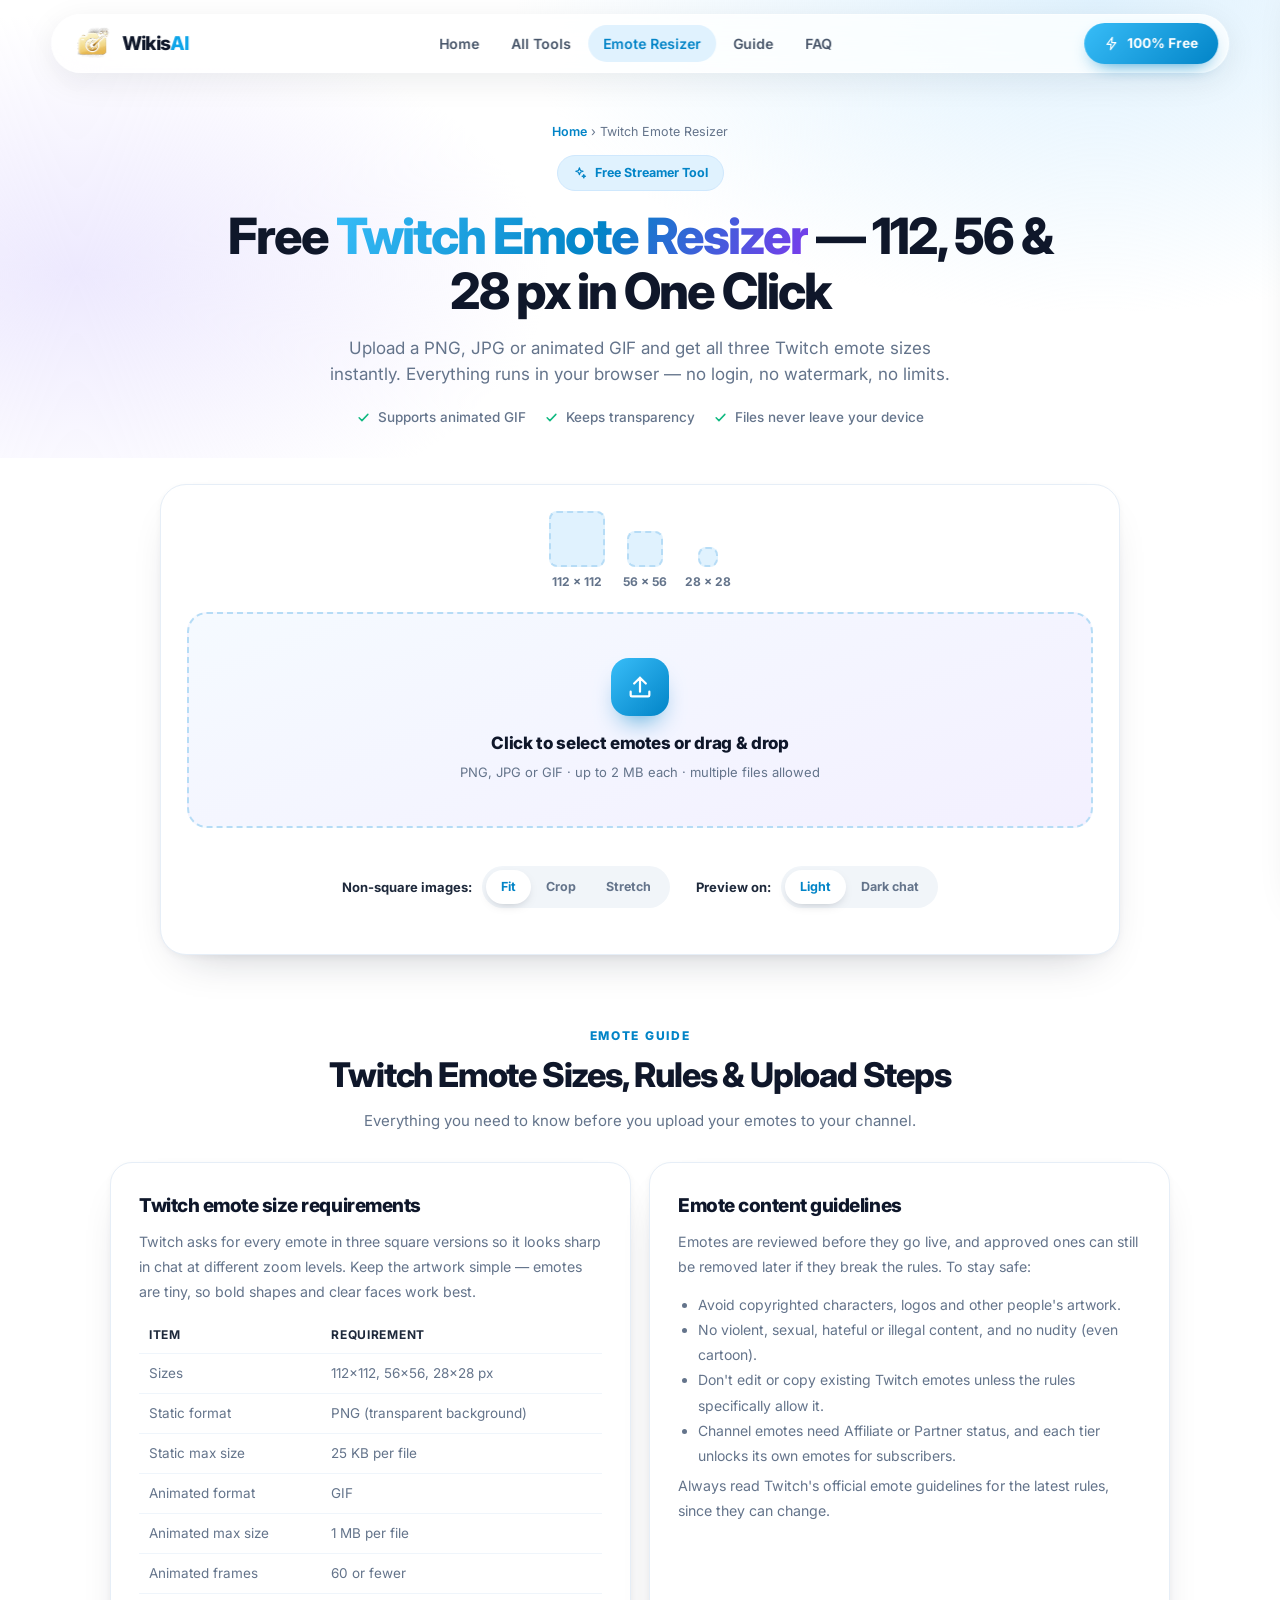
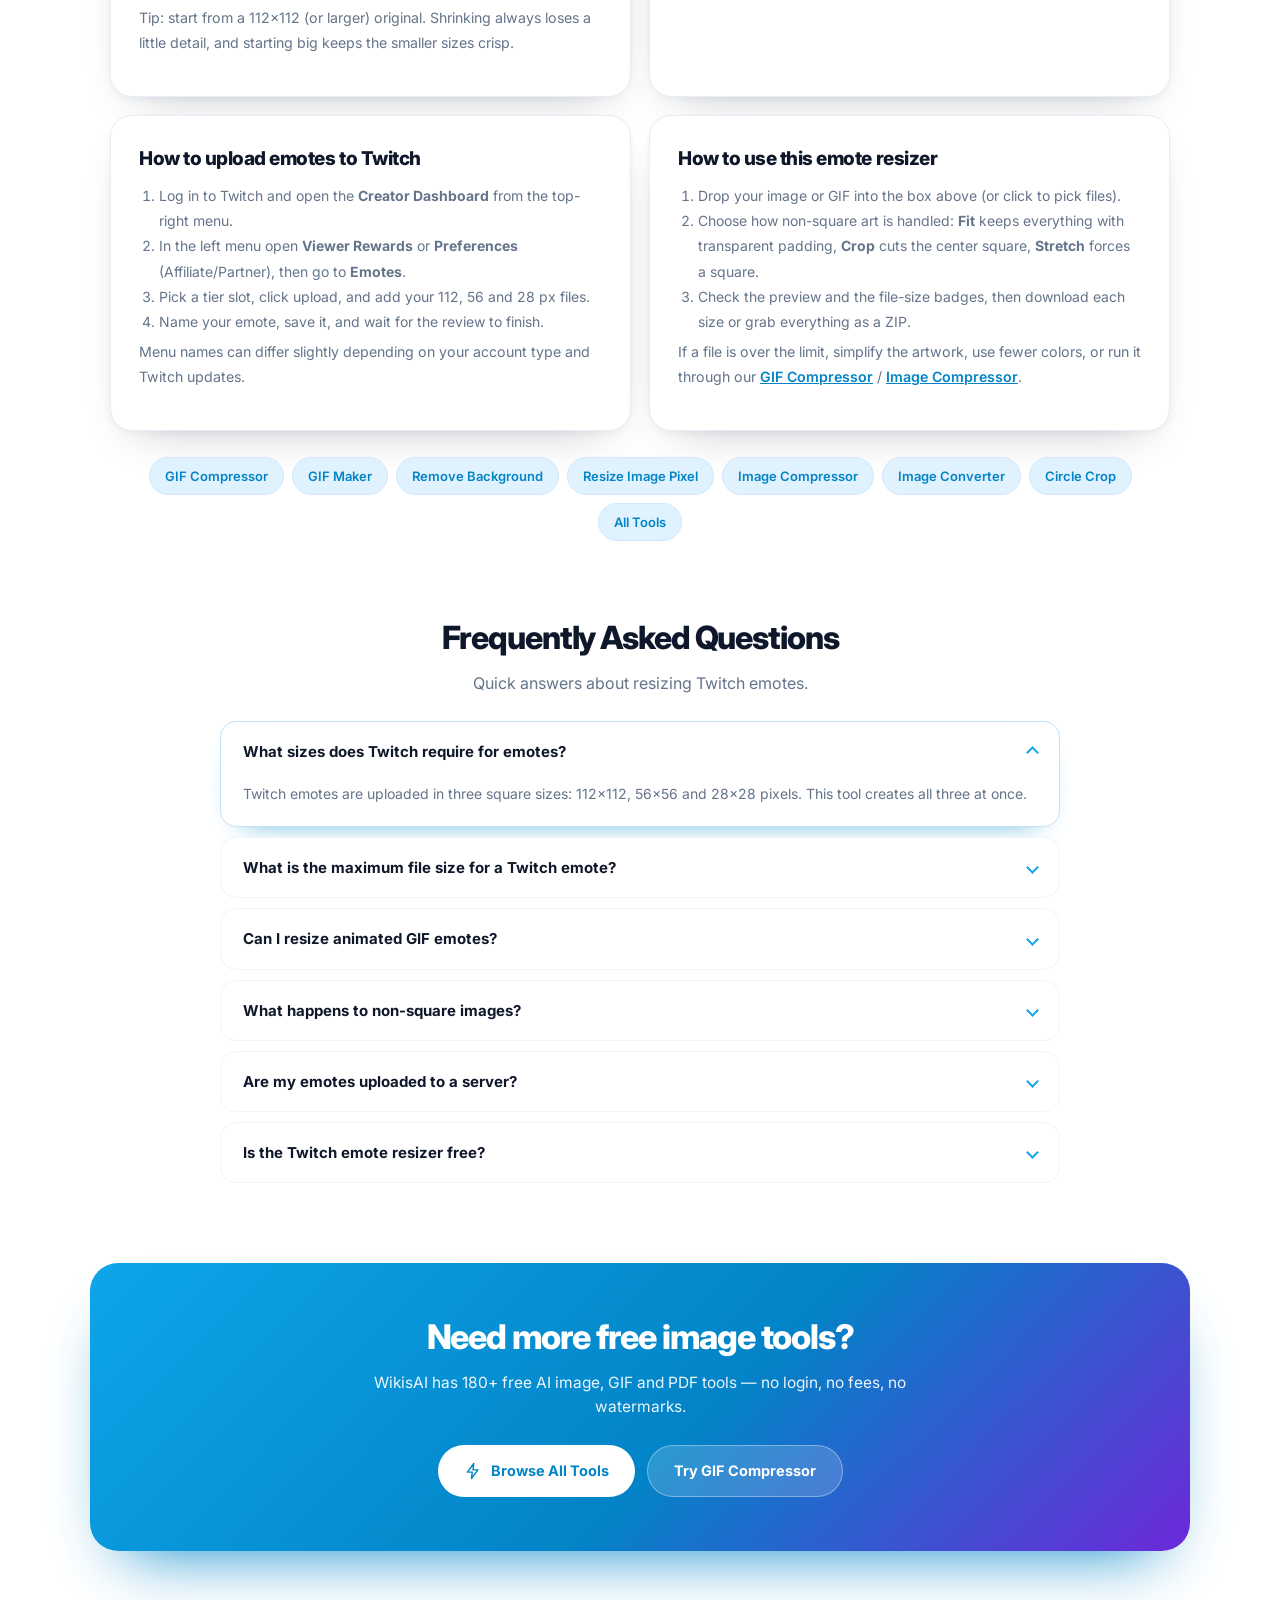
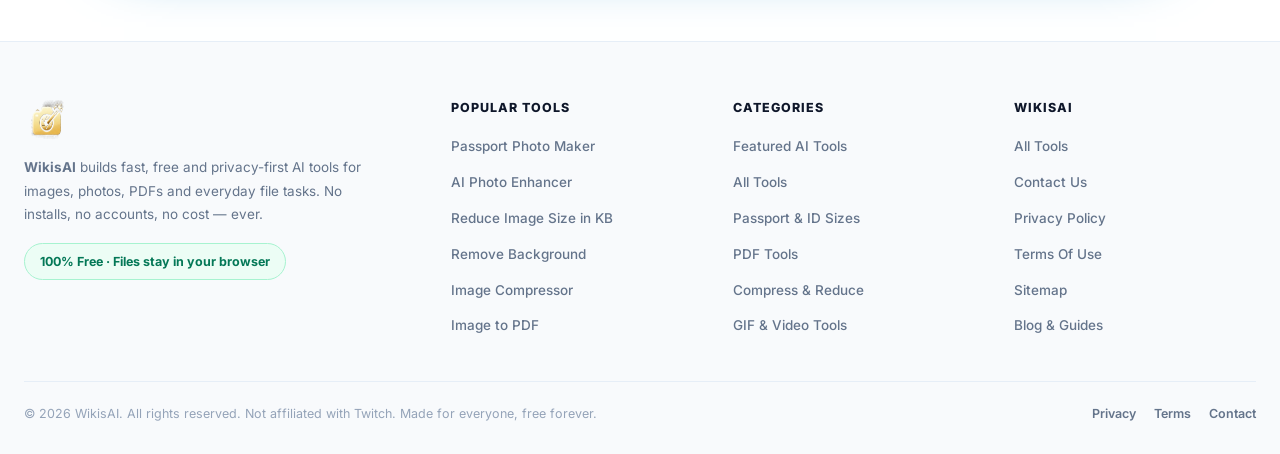
<file: twitch-emote-resizer-free.html>
<!DOCTYPE html>
<html lang="en">
<head>
<meta charset="UTF-8">
<meta name="viewport" content="width=device-width,initial-scale=1,maximum-scale=5,viewport-fit=cover">
<script async src="https://www.googletagmanager.com/gtag/js?id=G-HY0QPVB05Q"></script>
<script>window.dataLayer=window.dataLayer||[];function gtag(){dataLayer.push(arguments)}gtag('js',new Date());gtag('config','G-HY0QPVB05Q');</script>
<title>Free Twitch Emote Resizer 2026 – 112, 56 &amp; 28px PNG/GIF | WikisAI</title>
<meta name="description" content="Free Twitch emote resizer: upload a PNG, JPG or animated GIF and get 112x112, 56x56 and 28x28 px emotes instantly. No login, no watermark, files stay in your browser.">
<meta name="keywords" content="twitch emote resizer, twitch emote size, resize twitch emote, twitch emote maker free, 112x112 emote, 56x56 emote, 28x28 emote, resize gif emote, twitch gif emote resizer, emote size checker, wikisai">
<meta name="robots" content="index, follow, max-image-preview:large, max-snippet:-1, max-video-preview:-1">
<meta name="author" content="WikisAI"><meta name="theme-color" content="#0ea5e9"><meta name="format-detection" content="telephone=no">
<link rel="canonical" href="https://wikisai.com/twitch-emote-resizer-free">
<link rel="alternate" hreflang="en" href="https://wikisai.com/twitch-emote-resizer-free"><link rel="alternate" hreflang="x-default" href="https://wikisai.com/twitch-emote-resizer-free">
<meta property="og:type" content="website"><meta property="og:site_name" content="WikisAI">
<meta property="og:title" content="Free Twitch Emote Resizer 2026 – 112, 56 &amp; 28px | WikisAI"><meta property="og:description" content="Resize any image or GIF into the three Twitch emote sizes (112, 56, 28 px) in one click. Free, private, no watermark.">
<meta property="og:url" content="https://wikisai.com/twitch-emote-resizer-free"><meta property="og:image" content="https://wikisai.com/logo.png"><meta property="og:image:alt" content="WikisAI Twitch emote resizer"><meta property="og:locale" content="en_US">
<meta name="twitter:card" content="summary_large_image"><meta name="twitter:title" content="Free Twitch Emote Resizer 2026 | WikisAI"><meta name="twitter:description" content="Make 112, 56 and 28 px Twitch emotes from PNG, JPG or GIF. Free, no login, no watermark."><meta name="twitter:image" content="https://wikisai.com/logo.png">
<link rel="icon" type="image/png" href="/logo.png"><link rel="apple-touch-icon" href="/logo.png">
<link rel="preload" as="image" href="/logo.png">
<link rel="preconnect" href="https://fonts.googleapis.com"><link rel="preconnect" href="https://fonts.gstatic.com" crossorigin>
<link href="https://fonts.googleapis.com/css2?family=Inter:wght@400;500;600;700;800&display=swap" rel="stylesheet">
<script type="application/ld+json">
{
  "@context": "https://schema.org",
  "@graph": [
    {
      "@type": "BreadcrumbList",
      "itemListElement": [
        {"@type": "ListItem", "position": 1, "name": "Home", "item": "https://wikisai.com/"},
        {"@type": "ListItem", "position": 2, "name": "Twitch Emote Resizer", "item": "https://wikisai.com/twitch-emote-resizer-free"}
      ]
    },
    {
      "@type": "WebApplication",
      "name": "Twitch Emote Resizer",
      "url": "https://wikisai.com/twitch-emote-resizer-free",
      "applicationCategory": "MultimediaApplication",
      "operatingSystem": "Any (Web Browser)",
      "browserRequirements": "Requires JavaScript",
      "isAccessibleForFree": true,
      "description": "Free online tool that resizes PNG, JPG and animated GIF images into the three Twitch emote sizes: 112x112, 56x56 and 28x28 pixels.",
      "offers": {"@type": "Offer", "price": "0", "priceCurrency": "USD"},
      "publisher": {"@type": "Organization", "name": "WikisAI", "url": "https://wikisai.com/", "logo": "https://wikisai.com/logo.png"}
    },
    {
      "@type": "FAQPage",
      "mainEntity": [
        {"@type": "Question", "name": "What sizes does Twitch require for emotes?", "acceptedAnswer": {"@type": "Answer", "text": "Twitch emotes are uploaded in three square sizes: 112x112, 56x56 and 28x28 pixels. This tool creates all three at once."}},
        {"@type": "Question", "name": "What is the maximum file size for a Twitch emote?", "acceptedAnswer": {"@type": "Answer", "text": "Static PNG emotes should be 25 KB or smaller per file, and animated GIF emotes should be 1 MB or smaller. The resizer shows the size of every file and warns you when one is over the limit."}},
        {"@type": "Question", "name": "Can I resize animated GIF emotes?", "acceptedAnswer": {"@type": "Answer", "text": "Yes. Upload a GIF and the tool resizes every frame and keeps the animation and transparency. Twitch animated emotes are limited to 60 frames, and the tool warns you if your GIF has more."}},
        {"@type": "Question", "name": "What happens to non-square images?", "acceptedAnswer": {"@type": "Answer", "text": "Emotes must be square, so you can choose Fit (keeps the whole image with transparent padding), Crop (cuts to the center square) or Stretch (forces a square)."}},
        {"@type": "Question", "name": "Are my emotes uploaded to a server?", "acceptedAnswer": {"@type": "Answer", "text": "No. Everything is processed inside your browser, so your artwork never leaves your device."}},
        {"@type": "Question", "name": "Is the Twitch emote resizer free?", "acceptedAnswer": {"@type": "Answer", "text": "Yes. It is 100% free with no login, no watermark and no usage limit."}}
      ]
    }
  ]
}
</script>
<style>
*,*::before,*::after{box-sizing:border-box}
html{-webkit-text-size-adjust:100%;scroll-behavior:smooth;overflow-x:hidden}
body{margin:0;font-family:'Inter',system-ui,-apple-system,'Segoe UI',Roboto,Arial,sans-serif;color:#0f172a;line-height:1.55;-webkit-font-smoothing:antialiased;background:#fff;min-height:100vh;overflow-x:hidden}
:root{--ink:#0f172a;--ink-2:#1e293b;--muted:#64748b;--muted-2:#94a3b8;--line:#e6eef7;--line-2:#eff5fb;--brand:#0ea5e9;--brand-2:#0284c7;--brand-soft:#e0f2fe;--shadow:0 2px 6px rgba(15,23,42,.04),0 20px 44px -26px rgba(15,23,42,.3);--ease:cubic-bezier(.22,1,.36,1)}
h1,h2,h3,h4,p{margin:0}
img{max-width:100%;display:block}
a{color:inherit}
button{font:inherit;color:inherit}
.ic{width:18px;height:18px;fill:none;stroke:currentColor;stroke-width:1.9;stroke-linecap:round;stroke-linejoin:round;display:block}

/* NAVBAR */
.nb{position:fixed;top:14px;left:50%;transform:translateX(-50%);width:92%;max-width:1180px;z-index:1050;display:flex;align-items:center;gap:16px;padding:8px 10px 8px 18px;background:rgba(255,255,255,.78);-webkit-backdrop-filter:blur(24px) saturate(180%);backdrop-filter:blur(24px) saturate(180%);border:1px solid rgba(255,255,255,.6);border-radius:50px;box-shadow:0 8px 32px rgba(15,23,42,.08);transition:.45s var(--ease)}
.nb.scrolled{top:8px;background:rgba(255,255,255,.92);box-shadow:0 14px 40px rgba(15,23,42,.14)}
.logo{display:flex;align-items:center;gap:9px;text-decoration:none;flex:none}
.logo img{height:34px;width:auto}
.logo b{font-size:19px;font-weight:800;letter-spacing:-.035em}
.logo b em{font-style:normal;color:var(--brand)}
.nl{display:flex;gap:2px;margin:0 auto}
.nl a{text-decoration:none;font-size:14px;font-weight:600;color:#475569;padding:8px 15px;border-radius:50px;transition:.25s}
.nl a:hover,.nl a.active{background:var(--brand-soft);color:var(--brand-2)}
.nb-cta{display:inline-flex;align-items:center;gap:8px;text-decoration:none;background:linear-gradient(135deg,#38bdf8,#0284c7);color:#fff;font-weight:700;font-size:13.5px;padding:10px 20px;border-radius:50px;box-shadow:0 8px 20px -10px #0284c7;transition:.3s}
.nb-cta:hover{transform:translateY(-2px)}
.nb-cta .ic{width:15px;height:15px}
.burger{display:none;width:42px;height:42px;border-radius:50%;border:1px solid var(--line);background:#fff;cursor:pointer;align-items:center;justify-content:center;margin-left:auto;color:var(--ink-2)}
.burger .ic{width:20px;height:20px}
.ov{position:fixed;inset:0;background:rgba(15,23,42,.5);-webkit-backdrop-filter:blur(4px);backdrop-filter:blur(4px);z-index:2000;opacity:0;visibility:hidden;transition:.4s var(--ease)}
.ov.on{opacity:1;visibility:visible}
.sb{position:fixed;top:0;right:-330px;width:300px;max-width:86vw;height:100vh;height:100dvh;background:#fff;z-index:2100;padding:22px 18px;overflow-y:auto;transition:right .45s var(--ease);box-shadow:-8px 0 40px rgba(15,23,42,.15)}
.sb.on{right:0}
.sb-x{position:absolute;top:14px;right:14px;width:36px;height:36px;border-radius:50%;border:0;background:#f1f5f9;cursor:pointer;display:grid;place-items:center;transition:.3s}
.sb-x:hover{background:#fee2e2;color:#e11d48;transform:rotate(90deg)}
.sb-logo{margin:4px 0 18px}
.sb a.sl{display:block;text-decoration:none;padding:12px 14px;border-radius:12px;font-weight:600;font-size:15px;color:#475569;margin-bottom:3px;transition:.25s}
.sb a.sl:hover,.sb a.sl.active{background:var(--brand-soft);color:var(--brand-2);padding-left:20px}
.sb h5{margin:16px 14px 6px;font-size:11px;letter-spacing:.1em;text-transform:uppercase;color:var(--muted-2)}
.sb hr{border:0;height:1px;background:var(--line);margin:12px 0}
.sb .nb-cta{display:flex;justify-content:center;margin-top:10px;padding:13px}
.sb .free{margin-top:14px;text-align:center;font-size:12.5px;font-weight:700;color:#047857;background:#ecfdf5;border:1px solid #a7f3d0;border-radius:50px;padding:8px}
@media(max-width:960px){.nl,.nb>.nb-cta{display:none}.burger{display:flex}.nb{padding:7px 8px 7px 14px}}

/* HERO */
.hero{position:relative;overflow:hidden;padding:122px 20px 30px;text-align:center;background:radial-gradient(900px 480px at 86% 0%,#e0f2fe,rgba(224,242,254,0) 65%),radial-gradient(760px 420px at 6% 60%,#ede9fe,rgba(237,233,254,0) 62%),#fff}
.crumbs{font-size:12.5px;color:var(--muted);margin-bottom:14px}
.crumbs a{text-decoration:none;color:var(--brand-2);font-weight:600}
.pill{display:inline-flex;align-items:center;gap:8px;background:var(--brand-soft);border:1px solid #cfe8fd;color:var(--brand-2);padding:7px 15px;border-radius:999px;font-size:12.5px;font-weight:700;margin-bottom:18px}
.pill .ic{width:14px;height:14px}
.hero h1{font-size:clamp(30px,4.4vw,50px);line-height:1.1;letter-spacing:-.04em;font-weight:800;max-width:860px;margin:0 auto}
.grad{background:linear-gradient(120deg,#38bdf8,#0284c7 55%,#7c3aed);-webkit-background-clip:text;background-clip:text;color:transparent}
.lead{margin:16px auto 0;max-width:640px;font-size:clamp(15px,1.5vw,17px);color:var(--muted)}
.checks{display:flex;flex-wrap:wrap;gap:10px 18px;justify-content:center;margin-top:20px}
.checks span{display:inline-flex;align-items:center;gap:7px;font-size:13.5px;color:var(--muted);font-weight:500}
.checks .ic{width:15px;height:15px;color:#10b981;stroke-width:2.4}

/* TOOL */
.wrap{max-width:1000px;margin:0 auto;padding:0 20px}
.tool-box{margin-top:26px;background:#fff;border:1px solid var(--line);border-radius:26px;padding:26px;box-shadow:var(--shadow)}
.sizes{display:flex;align-items:flex-end;justify-content:center;gap:18px;margin-bottom:20px;flex-wrap:wrap}
.sz{text-align:center;font-size:12px;font-weight:700;color:var(--muted)}
.sz i{display:block;margin:0 auto 6px;border:2px dashed #b6dcf6;background:var(--brand-soft);border-radius:8px}
.drop{border:2px dashed #b6dcf6;background:linear-gradient(160deg,#f5faff,#f3f0ff);border-radius:20px;padding:44px 20px;text-align:center;cursor:pointer;transition:.2s;outline:none}
.drop:hover,.drop:focus-visible,.drop.over{border-color:var(--brand);background:#eaf6ff;transform:translateY(-1px)}
.drop .big{width:58px;height:58px;margin:0 auto 14px;border-radius:18px;display:grid;place-items:center;color:#fff;background:linear-gradient(135deg,#38bdf8,#0284c7);box-shadow:0 14px 28px -14px #0284c7}
.drop .big .ic{width:28px;height:28px}
.drop b{display:block;font-size:17px;font-weight:800;letter-spacing:-.02em}
.drop small{display:block;margin-top:6px;color:var(--muted);font-size:13px}
.err{min-height:20px;margin-top:10px;color:#e11d48;font-size:13px;font-weight:600;text-align:center}
.opts{display:flex;flex-wrap:wrap;gap:14px 26px;justify-content:center;align-items:center;margin-top:8px}
.opt{display:flex;align-items:center;gap:10px;font-size:13px;font-weight:700;color:var(--ink-2);flex-wrap:wrap;justify-content:center}
.seg{display:inline-flex;background:#f1f5f9;border-radius:999px;padding:4px}
.seg button{border:0;background:transparent;padding:7px 15px;border-radius:999px;font-size:12.5px;font-weight:700;color:var(--muted);cursor:pointer;transition:.2s}
.seg button.on{background:#fff;color:var(--brand-2);box-shadow:0 4px 12px -6px rgba(15,23,42,.35)}
.bar-actions{display:none;gap:10px;justify-content:center;flex-wrap:wrap;margin-top:20px}
.bar-actions.on{display:flex}
.btn{display:inline-flex;align-items:center;gap:8px;border:0;cursor:pointer;text-decoration:none;padding:11px 20px;border-radius:999px;font-size:13.5px;font-weight:700;transition:.2s}
.btn .ic{width:16px;height:16px}
.btn-p{background:linear-gradient(135deg,#38bdf8,#0284c7);color:#fff;box-shadow:0 12px 26px -14px #0284c7}
.btn-p:hover{transform:translateY(-2px)}
.btn-g{background:#f1f5f9;color:var(--ink-2)}
.btn-g:hover{background:#e2e8f0}
.btn[disabled]{opacity:.55;cursor:wait;transform:none}
.results{display:grid;gap:14px;margin-top:20px}
.res{border:1px solid var(--line);border-radius:18px;padding:16px;background:#fff}
.res-h{display:flex;align-items:center;gap:10px;margin-bottom:12px;flex-wrap:wrap}
.res-h b{font-size:14px;word-break:break-all;flex:1;min-width:140px}
.tag{font-size:11px;font-weight:800;letter-spacing:.04em;padding:4px 10px;border-radius:999px;background:var(--brand-soft);color:var(--brand-2)}
.tag.gif{background:#f0ebff;color:#7c3aed}
.res-x{width:30px;height:30px;border-radius:50%;border:0;background:#f1f5f9;cursor:pointer;display:grid;place-items:center}
.res-x:hover{background:#fee2e2;color:#e11d48}
.res-x .ic{width:14px;height:14px}
.out-grid{display:grid;grid-template-columns:repeat(3,1fr);gap:10px}
@media(max-width:560px){.out-grid{grid-template-columns:1fr}}
.out{border:1px solid var(--line-2);border-radius:14px;padding:12px;text-align:center;background:#f8fafc}
.pv{height:124px;display:grid;place-items:center;border-radius:10px;margin-bottom:10px;background-color:#fff;background-image:linear-gradient(45deg,#e5edf5 25%,transparent 25%),linear-gradient(-45deg,#e5edf5 25%,transparent 25%),linear-gradient(45deg,transparent 75%,#e5edf5 75%),linear-gradient(-45deg,transparent 75%,#e5edf5 75%);background-size:16px 16px;background-position:0 0,0 8px,8px -8px,-8px 0}
.dark .pv{background-color:#18181b;background-image:none}
.pv img{image-rendering:auto}
.out b{display:block;font-size:13px}
.out .sz-line{display:flex;justify-content:center;align-items:center;gap:6px;margin:4px 0 10px;font-size:12.5px;color:var(--muted);font-weight:600}
.ok,.bad{font-size:10.5px;font-weight:800;padding:2px 8px;border-radius:999px}
.ok{background:#ecfdf5;color:#047857}
.bad{background:#fff1f2;color:#e11d48}
.out .btn{padding:8px 16px;font-size:12.5px;width:100%;justify-content:center}
.warn{margin-top:12px;font-size:12.5px;font-weight:600;color:#b45309;background:#fffbeb;border:1px solid #fde68a;border-radius:12px;padding:9px 12px}
.wait{display:flex;align-items:center;gap:10px;font-size:13px;color:var(--muted);font-weight:600;padding:8px 2px}
.spin{width:18px;height:18px;border-radius:50%;border:3px solid #cfe8fd;border-top-color:var(--brand);animation:sp .8s linear infinite}
@keyframes sp{to{transform:rotate(360deg)}}

/* SECTIONS */
.eyebrow{text-align:center;font-size:12px;font-weight:800;letter-spacing:.14em;text-transform:uppercase;color:var(--brand-2);margin-bottom:10px}
.sec-title{text-align:center;font-size:clamp(24px,3.4vw,34px);font-weight:800;letter-spacing:-.035em;line-height:1.15}
.sec-sub{text-align:center;color:var(--muted);font-size:15px;margin:14px auto 0;max-width:640px}
.seo{max-width:1100px;margin:72px auto 0;padding:0 20px}
.seo-grid{display:grid;grid-template-columns:1fr 1fr;gap:18px;margin-top:30px}
@media(max-width:820px){.seo-grid{grid-template-columns:1fr}}
.seo-card{background:#fff;border:1px solid var(--line);border-radius:22px;padding:28px;box-shadow:var(--shadow)}
.seo-card h3{font-size:19px;font-weight:800;letter-spacing:-.025em;margin-bottom:10px}
.seo-card p{font-size:14.2px;color:var(--muted);line-height:1.75;margin-bottom:12px}
.seo-card ul,.seo-card ol{margin:0 0 6px;padding-left:20px;font-size:14px;color:var(--muted);line-height:1.8}
.spec{width:100%;border-collapse:collapse;margin:6px 0 12px;font-size:13.5px}
.spec th,.spec td{text-align:left;padding:9px 10px;border-bottom:1px solid var(--line-2)}
.spec th{color:var(--ink-2);font-size:12px;text-transform:uppercase;letter-spacing:.06em}
.spec td{color:var(--muted)}
.chips{display:flex;flex-wrap:wrap;gap:8px;justify-content:center;margin-top:26px}
.chips a{text-decoration:none;font-size:13px;font-weight:600;color:var(--brand-2);background:var(--brand-soft);border:1px solid #cfe8fd;padding:8px 15px;border-radius:999px;transition:.2s}
.chips a:hover{background:var(--brand-2);color:#fff}
.faq{max-width:880px;margin:72px auto 0;padding:0 20px}
.faq h2{font-size:clamp(24px,3.4vw,32px);text-align:center;font-weight:800;letter-spacing:-.035em;margin-bottom:8px}
.faq-sub{text-align:center;color:var(--muted);margin-bottom:26px}
.faq details{background:#fff;border:1px solid var(--line-2);border-radius:16px;margin-bottom:10px;overflow:hidden}
.faq details[open]{border-color:#bfe3fb;box-shadow:0 14px 32px -24px #0284c7}
.faq summary{cursor:pointer;padding:18px 22px;font-size:15px;font-weight:700;list-style:none;display:flex;align-items:center;justify-content:space-between;gap:14px}
.faq summary::-webkit-details-marker{display:none}
.faq summary::after{content:'';width:9px;height:9px;flex:none;border-right:2px solid var(--brand);border-bottom:2px solid var(--brand);transform:rotate(45deg);transition:.2s}
.faq details[open] summary::after{transform:rotate(-135deg)}
.ans{padding:0 22px 20px;font-size:14px;color:var(--muted);line-height:1.75}
.cta{margin-top:80px;padding:0 20px}
.cta-in{text-align:center;max-width:1100px;margin:0 auto;background:linear-gradient(135deg,#0ea5e9,#0284c7 55%,#6d28d9);border-radius:28px;padding:54px 26px;color:#fff;box-shadow:0 32px 64px -34px #0284c7}
.cta-in h2{font-size:clamp(24px,3.4vw,34px);letter-spacing:-.035em;font-weight:800;line-height:1.15}
.cta-in p{margin:14px auto 0;max-width:560px;font-size:15.5px;color:rgba(255,255,255,.92)}
.cta-btns{display:flex;gap:12px;justify-content:center;flex-wrap:wrap;margin-top:26px}
.cta-btns a{text-decoration:none;padding:14px 26px;border-radius:999px;font-size:14.5px;font-weight:700;display:inline-flex;align-items:center;gap:9px}
.cta-btns .w{background:#fff;color:#0284c7}
.cta-btns .g{background:rgba(255,255,255,.16);color:#fff;border:1px solid rgba(255,255,255,.35)}
footer{margin-top:90px;background:#f8fafc;border-top:1px solid var(--line);padding:56px 24px 0}
.f-in{max-width:1280px;margin:0 auto;display:grid;grid-template-columns:1.6fr 1fr 1fr 1fr;gap:40px}
@media(max-width:900px){.f-in{grid-template-columns:1fr 1fr;gap:30px}}
@media(max-width:520px){.f-in{grid-template-columns:1fr}}
.f-brand img{height:44px;margin-bottom:14px}
.f-brand p{font-size:13.5px;color:var(--muted);line-height:1.75;max-width:340px}
.f-badge{display:inline-flex;align-items:center;gap:8px;margin-top:16px;background:#ecfdf5;border:1px solid #a7f3d0;border-radius:999px;padding:8px 15px;font-size:12.5px;font-weight:700;color:#047857}
.f-col h4{font-size:12.5px;font-weight:800;letter-spacing:.08em;text-transform:uppercase;margin-bottom:16px}
.f-col ul{list-style:none;margin:0;padding:0;display:flex;flex-direction:column;gap:11px}
.f-col a{text-decoration:none;font-size:13.5px;color:var(--muted);font-weight:500}
.f-col a:hover{color:var(--brand-2)}
.f-bot{max-width:1280px;margin:44px auto 0;padding:22px 0 30px;border-top:1px solid var(--line);display:flex;justify-content:space-between;gap:16px;flex-wrap:wrap}
.f-bot p{font-size:12.5px;color:var(--muted-2)}
.f-legal{display:flex;gap:18px}
.f-legal a{text-decoration:none;font-size:12.5px;color:var(--muted);font-weight:600}
.to-top{position:fixed;right:20px;bottom:22px;z-index:70;width:46px;height:46px;border-radius:14px;cursor:pointer;background:#fff;color:var(--brand-2);display:grid;place-items:center;box-shadow:0 14px 32px -18px rgba(15,23,42,.6);border:1px solid var(--line);opacity:0;visibility:hidden;transition:.22s}
.to-top.show{opacity:1;visibility:visible}
@media(max-width:520px){.tool-box{padding:16px;border-radius:20px}.drop{padding:34px 14px}.seo-card{padding:22px}}
@media(prefers-reduced-motion:reduce){*{transition:none!important;scroll-behavior:auto!important;animation:none!important}}
</style>
</head>
<body>
<svg width="0" height="0" style="position:absolute" aria-hidden="true" focusable="false">
  <symbol id="i-sparkle" viewBox="0 0 24 24"><path d="M11 3l1.7 4.6L17.3 9l-4.6 1.7L11 15l-1.7-4.3L4.7 9l4.6-1.4z"/><path d="M18.5 14.5l.8 2.2 2.2.8-2.2.8-.8 2.2-.8-2.2-2.2-.8 2.2-.8z"/></symbol>
  <symbol id="i-bolt" viewBox="0 0 24 24"><path d="M13 2L4.5 13.5H11l-1 8.5 8.5-11.5H12z"/></symbol>
  <symbol id="i-check" viewBox="0 0 24 24"><path d="M5 12.5l4.5 4.5L19 7"/></symbol>
  <symbol id="i-arrow-up" viewBox="0 0 24 24"><path d="M12 19V5M6 11l6-6 6 6"/></symbol>
  <symbol id="i-menu" viewBox="0 0 24 24"><path d="M4 7h16M4 12h16M4 17h16"/></symbol>
  <symbol id="i-close" viewBox="0 0 24 24"><path d="M6 6l12 12M18 6L6 18"/></symbol>
  <symbol id="i-upload" viewBox="0 0 24 24"><path d="M12 16V4M7 9l5-5 5 5M4 16v3a1 1 0 0 0 1 1h14a1 1 0 0 0 1-1v-3"/></symbol>
  <symbol id="i-download" viewBox="0 0 24 24"><path d="M12 4v12M7 11l5 5 5-5M4 20h16"/></symbol>
  <symbol id="i-trash" viewBox="0 0 24 24"><path d="M4 7h16M9 7V4h6v3M6 7l1 13h10l1-13"/></symbol>
  <symbol id="i-zip" viewBox="0 0 24 24"><path d="M14 3H7a2 2 0 0 0-2 2v14a2 2 0 0 0 2 2h10a2 2 0 0 0 2-2V8z"/><path d="M14 3v5h5M10 12h2M10 15h2M10 18h2"/></symbol>
</svg>

<div class="ov" id="ov"></div>
<aside class="sb" id="sb" aria-label="Mobile menu" aria-hidden="true">
  <button class="sb-x" id="sbx" aria-label="Close menu"><svg class="ic" aria-hidden="true"><use href="#i-close"/></svg></button>
  <a class="logo sb-logo" href="/"><img src="/logo.png" alt="WikisAI logo" width="34" height="34"><b>Wikis<em>AI</em></b></a>
  <a class="sl" href="/">Home</a><a class="sl" href="/all-tools">All Tools</a><a class="sl active" href="/twitch-emote-resizer-free">Twitch Emote Resizer</a><a class="sl" href="#faq">FAQ</a><hr>
  <h5>Popular tools</h5>
  <a class="sl" href="/passport-size-photo-genrate">Passport Photo Maker</a><a class="sl" href="/ai-photo-enhancer">AI Photo Enhancer</a><a class="sl" href="/remove-image-background">Remove Background</a><a class="sl" href="/gif-compressor">GIF Compressor</a><a class="sl" href="/compress-image">Image Compressor</a>
  <a class="nb-cta" href="#tool"><svg class="ic" aria-hidden="true"><use href="#i-bolt"/></svg> Resize Emotes Free</a>
  <div class="free">100% Free · No Login · No Limits</div>
</aside>

<header class="nb" id="nb">
  <a class="logo" href="/" aria-label="WikisAI home"><img src="/logo.png" alt="WikisAI logo" width="34" height="34"><b>Wikis<em>AI</em></b></a>
  <nav class="nl" aria-label="Main navigation"><a href="/">Home</a><a href="/all-tools">All Tools</a><a href="/twitch-emote-resizer-free" class="active">Emote Resizer</a><a href="#guide">Guide</a><a href="#faq">FAQ</a></nav>
  <a class="nb-cta" href="#tool"><svg class="ic" aria-hidden="true"><use href="#i-bolt"/></svg> 100% Free</a>
  <button class="burger" id="burger" aria-label="Open menu" aria-expanded="false"><svg class="ic" aria-hidden="true"><use href="#i-menu"/></svg></button>
</header>

<main>
<section class="hero">
  <p class="crumbs"><a href="/">Home</a> › Twitch Emote Resizer</p>
  <span class="pill"><svg class="ic" aria-hidden="true"><use href="#i-sparkle"/></svg> Free Streamer Tool</span>
  <h1>Free <span class="grad">Twitch Emote Resizer</span> — 112, 56 &amp; 28 px in One Click</h1>
  <p class="lead">Upload a PNG, JPG or animated GIF and get all three Twitch emote sizes instantly. Everything runs in your browser — no login, no watermark, no limits.</p>
  <div class="checks"><span><svg class="ic" aria-hidden="true"><use href="#i-check"/></svg> Supports animated GIF</span><span><svg class="ic" aria-hidden="true"><use href="#i-check"/></svg> Keeps transparency</span><span><svg class="ic" aria-hidden="true"><use href="#i-check"/></svg> Files never leave your device</span></div>
</section>

<section class="wrap" id="tool">
  <div class="tool-box">
    <div class="sizes" aria-hidden="true">
      <div class="sz"><i style="width:56px;height:56px"></i>112 × 112</div>
      <div class="sz"><i style="width:36px;height:36px"></i>56 × 56</div>
      <div class="sz"><i style="width:20px;height:20px"></i>28 × 28</div>
    </div>

    <div class="drop" id="drop" tabindex="0" role="button" aria-label="Select emote images or drop them here">
      <input type="file" id="file" accept="image/png,image/jpeg,image/gif,.png,.jpg,.jpeg,.gif" multiple hidden>
      <div class="big"><svg class="ic" aria-hidden="true"><use href="#i-upload"/></svg></div>
      <b>Click to select emotes or drag &amp; drop</b>
      <small>PNG, JPG or GIF · up to 2 MB each · multiple files allowed</small>
    </div>
    <p class="err" id="err" role="alert"></p>

    <div class="opts">
      <div class="opt">Non-square images:
        <div class="seg" id="modeSeg" role="group" aria-label="Non-square handling">
          <button type="button" data-m="fit" class="on">Fit</button>
          <button type="button" data-m="crop">Crop</button>
          <button type="button" data-m="stretch">Stretch</button>
        </div>
      </div>
      <div class="opt">Preview on:
        <div class="seg" id="bgSeg" role="group" aria-label="Preview background">
          <button type="button" data-b="light" class="on">Light</button>
          <button type="button" data-b="dark">Dark chat</button>
        </div>
      </div>
    </div>

    <div class="bar-actions" id="bar">
      <button class="btn btn-p" id="zipBtn" type="button"><svg class="ic" aria-hidden="true"><use href="#i-zip"/></svg> Download all (ZIP)</button>
      <button class="btn btn-g" id="clearBtn" type="button"><svg class="ic" aria-hidden="true"><use href="#i-trash"/></svg> Clear all</button>
    </div>
    <div class="results" id="results" aria-live="polite"></div>
  </div>
</section>

<section class="seo" id="guide">
  <p class="eyebrow">Emote Guide</p>
  <h2 class="sec-title">Twitch Emote Sizes, Rules &amp; Upload Steps</h2>
  <p class="sec-sub">Everything you need to know before you upload your emotes to your channel.</p>
  <div class="seo-grid">
    <article class="seo-card">
      <h3>Twitch emote size requirements</h3>
      <p>Twitch asks for every emote in three square versions so it looks sharp in chat at different zoom levels. Keep the artwork simple — emotes are tiny, so bold shapes and clear faces work best.</p>
      <table class="spec">
        <tr><th>Item</th><th>Requirement</th></tr>
        <tr><td>Sizes</td><td>112×112, 56×56, 28×28 px</td></tr>
        <tr><td>Static format</td><td>PNG (transparent background)</td></tr>
        <tr><td>Static max size</td><td>25 KB per file</td></tr>
        <tr><td>Animated format</td><td>GIF</td></tr>
        <tr><td>Animated max size</td><td>1 MB per file</td></tr>
        <tr><td>Animated frames</td><td>60 or fewer</td></tr>
      </table>
      <p>Tip: start from a 112×112 (or larger) original. Shrinking always loses a little detail, and starting big keeps the smaller sizes crisp.</p>
    </article>
    <article class="seo-card">
      <h3>Emote content guidelines</h3>
      <p>Emotes are reviewed before they go live, and approved ones can still be removed later if they break the rules. To stay safe:</p>
      <ul>
        <li>Avoid copyrighted characters, logos and other people's artwork.</li>
        <li>No violent, sexual, hateful or illegal content, and no nudity (even cartoon).</li>
        <li>Don't edit or copy existing Twitch emotes unless the rules specifically allow it.</li>
        <li>Channel emotes need Affiliate or Partner status, and each tier unlocks its own emotes for subscribers.</li>
      </ul>
      <p>Always read Twitch's official emote guidelines for the latest rules, since they can change.</p>
    </article>
    <article class="seo-card">
      <h3>How to upload emotes to Twitch</h3>
      <ol>
        <li>Log in to Twitch and open the <strong>Creator Dashboard</strong> from the top-right menu.</li>
        <li>In the left menu open <strong>Viewer Rewards</strong> or <strong>Preferences</strong> (Affiliate/Partner), then go to <strong>Emotes</strong>.</li>
        <li>Pick a tier slot, click upload, and add your 112, 56 and 28 px files.</li>
        <li>Name your emote, save it, and wait for the review to finish.</li>
      </ol>
      <p>Menu names can differ slightly depending on your account type and Twitch updates.</p>
    </article>
    <article class="seo-card">
      <h3>How to use this emote resizer</h3>
      <ol>
        <li>Drop your image or GIF into the box above (or click to pick files).</li>
        <li>Choose how non-square art is handled: <strong>Fit</strong> keeps everything with transparent padding, <strong>Crop</strong> cuts the center square, <strong>Stretch</strong> forces a square.</li>
        <li>Check the preview and the file-size badges, then download each size or grab everything as a ZIP.</li>
      </ol>
      <p>If a file is over the limit, simplify the artwork, use fewer colors, or run it through our <a href="/gif-compressor" style="color:var(--brand-2);font-weight:600">GIF Compressor</a> / <a href="/compress-image" style="color:var(--brand-2);font-weight:600">Image Compressor</a>.</p>
    </article>
  </div>
  <div class="chips" aria-label="Related tools"><a href="/gif-compressor">GIF Compressor</a><a href="/gif-maker">GIF Maker</a><a href="/remove-image-background">Remove Background</a><a href="/resize-image-pixel">Resize Image Pixel</a><a href="/compress-image">Image Compressor</a><a href="/image-converter">Image Converter</a><a href="/circle-crop">Circle Crop</a><a href="/all-tools">All Tools</a></div>
</section>

<section class="faq" id="faq">
  <h2>Frequently Asked Questions</h2><p class="faq-sub">Quick answers about resizing Twitch emotes.</p>
  <details open><summary>What sizes does Twitch require for emotes?</summary><div class="ans">Twitch emotes are uploaded in three square sizes: 112×112, 56×56 and 28×28 pixels. This tool creates all three at once.</div></details>
  <details><summary>What is the maximum file size for a Twitch emote?</summary><div class="ans">Static PNG emotes should be 25 KB or smaller per file, and animated GIF emotes should be 1 MB or smaller. The resizer shows the size of every file and warns you when one is over the limit.</div></details>
  <details><summary>Can I resize animated GIF emotes?</summary><div class="ans">Yes. Upload a GIF and the tool resizes every frame and keeps the animation and transparency. Twitch animated emotes are limited to 60 frames, and the tool warns you if your GIF has more.</div></details>
  <details><summary>What happens to non-square images?</summary><div class="ans">Emotes must be square, so you can choose Fit (keeps the whole image with transparent padding), Crop (cuts to the center square) or Stretch (forces a square).</div></details>
  <details><summary>Are my emotes uploaded to a server?</summary><div class="ans">No. Everything is processed inside your browser, so your artwork never leaves your device.</div></details>
  <details><summary>Is the Twitch emote resizer free?</summary><div class="ans">Yes. It is 100% free with no login, no watermark and no usage limit.</div></details>
</section>

<section class="cta"><div class="cta-in">
  <h2>Need more free image tools?</h2>
  <p>WikisAI has 180+ free AI image, GIF and PDF tools — no login, no fees, no watermarks.</p>
  <div class="cta-btns"><a class="w" href="/all-tools"><svg class="ic" aria-hidden="true"><use href="#i-bolt"/></svg> Browse All Tools</a><a class="g" href="/gif-compressor">Try GIF Compressor</a></div>
</div></section>
</main>

<footer id="contact">
  <div class="f-in">
    <div class="f-brand"><img src="/logo.png" alt="WikisAI logo" width="44" height="44"><p><strong>WikisAI</strong> builds fast, free and privacy-first AI tools for images, photos, PDFs and everyday file tasks. No installs, no accounts, no cost — ever.</p><span class="f-badge">100% Free · Files stay in your browser</span></div>
    <div class="f-col"><h4>Popular Tools</h4><ul><li><a href="/passport-size-photo-genrate">Passport Photo Maker</a></li><li><a href="/ai-photo-enhancer">AI Photo Enhancer</a></li><li><a href="/reduce-image-size-in-kb">Reduce Image Size in KB</a></li><li><a href="/remove-image-background">Remove Background</a></li><li><a href="/compress-image">Image Compressor</a></li><li><a href="/image-to-pdf">Image to PDF</a></li></ul></div>
    <div class="f-col"><h4>Categories</h4><ul><li><a href="/#tools">Featured AI Tools</a></li><li><a href="/all-tools">All Tools</a></li><li><a href="/passport-size-photo-genrate">Passport &amp; ID Sizes</a></li><li><a href="/image-to-pdf">PDF Tools</a></li><li><a href="/compress-image">Compress &amp; Reduce</a></li><li><a href="/gif-maker">GIF &amp; Video Tools</a></li></ul></div>
    <div class="f-col"><h4>WikisAI</h4><ul><li><a href="/all-tools">All Tools</a></li><li><a href="/contact-us">Contact Us</a></li><li><a href="/policy">Privacy Policy</a></li><li><a href="/terms">Terms Of Use</a></li><li><a href="/sitemap.xml">Sitemap</a></li><li><a href="/blog">Blog &amp; Guides</a></li></ul></div>
  </div>
  <div class="f-bot"><p>© <span id="yr">2026</span> WikisAI. All rights reserved. Not affiliated with Twitch. Made for everyone, free forever.</p><div class="f-legal"><a href="/policy">Privacy</a><a href="/terms">Terms</a><a href="/contact-us">Contact</a></div></div>
</footer>

<button class="to-top" id="toTop" aria-label="Back to top"><svg class="ic" aria-hidden="true"><use href="#i-arrow-up"/></svg></button>

<script>
/* ---------- site chrome ---------- */
(function(){
 var $=function(i){return document.getElementById(i)};
 $('yr').textContent=new Date().getFullYear();
 var sb=$('sb'),ov=$('ov'),bg=$('burger');
 function open(){sb.classList.add('on');ov.classList.add('on');sb.setAttribute('aria-hidden','false');bg.setAttribute('aria-expanded','true');document.body.style.overflow='hidden'}
 function close(){sb.classList.remove('on');ov.classList.remove('on');sb.setAttribute('aria-hidden','true');bg.setAttribute('aria-expanded','false');document.body.style.overflow=''}
 bg.addEventListener('click',open);$('sbx').addEventListener('click',close);ov.addEventListener('click',close);
 sb.addEventListener('click',function(e){if(e.target.closest('a'))close()});
 document.addEventListener('keydown',function(e){if(e.key==='Escape')close()});
 var nb=$('nb'),tt=$('toTop'),t=false;
 window.addEventListener('scroll',function(){if(t)return;t=true;requestAnimationFrame(function(){nb.classList.toggle('scrolled',scrollY>50);tt.classList.toggle('show',scrollY>700);t=false})},{passive:true});
 tt.addEventListener('click',function(){scrollTo({top:0,behavior:'smooth'})});
 document.addEventListener('click',function(e){
  var a=e.target.closest('a[href^="#"]');if(!a)return;var id=a.getAttribute('href');if(id.length<2)return;
  var el=document.querySelector(id);if(!el)return;e.preventDefault();
  scrollTo({top:el.getBoundingClientRect().top+scrollY-90,behavior:'smooth'});history.replaceState(null,'',id)});
})();

/* ---------- emote resizer ---------- */
(function(){
 var SIZES=[112,56,28], MAX_IN=2*1024*1024, MAX_PNG=25*1024, MAX_GIF=1024*1024, MAX_FRAMES=60;
 var $=function(i){return document.getElementById(i)};
 var drop=$('drop'),fileIn=$('file'),errEl=$('err'),results=$('results'),bar=$('bar');
 var mode='fit', items=[], uid=0, libs={}, workerUrl=null;

 function showErr(m){errEl.textContent=m||'';if(m)setTimeout(function(){if(errEl.textContent===m)errEl.textContent=''},6000)}
 function fmt(b){return b<1024?b+' B':b<1048576?(b/1024).toFixed(1)+' KB':(b/1048576).toFixed(2)+' MB'}
 function baseName(n){return n.replace(/\.[^.]+$/,'').replace(/[^\w\- ]+/g,'_')||'emote'}
 function loadScript(src){
  if(libs[src])return libs[src];
  return libs[src]=new Promise(function(res,rej){var s=document.createElement('script');s.src=src;s.onload=res;s.onerror=function(){rej(new Error('Could not load '+src))};document.head.appendChild(s)});
 }
 function loadGifLibs(){
  return Promise.all([
   loadScript('https://cdn.jsdelivr.net/npm/gifuct-js@2.1.2/dist/gifuct-js.min.js'),
   loadScript('https://cdnjs.cloudflare.com/ajax/libs/gif.js/0.2.0/gif.js'),
   workerUrl?0:fetch('https://cdnjs.cloudflare.com/ajax/libs/gif.js/0.2.0/gif.worker.js').then(function(r){return r.text()}).then(function(t){workerUrl=URL.createObjectURL(new Blob([t],{type:'text/javascript'}))})
  ]);
 }
 function mk(w,h){var c=document.createElement('canvas');c.width=w;c.height=h;return c}

 /* draw any source (image/canvas) into a size x size canvas using the current mode */
 function square(src,sw,sh,size){
  var c=mk(size,size),x=c.getContext('2d');x.imageSmoothingEnabled=true;x.imageSmoothingQuality='high';
  if(mode==='stretch'){x.drawImage(src,0,0,sw,sh,0,0,size,size)}
  else if(mode==='crop'){var s=Math.min(sw,sh);x.drawImage(src,(sw-s)/2,(sh-s)/2,s,s,0,0,size,size)}
  else{var k=size/Math.max(sw,sh),w=sw*k,h=sh*k;x.drawImage(src,0,0,sw,sh,(size-w)/2,(size-h)/2,w,h)}
  return c;
 }
 /* base 112 from source, then step down so small sizes stay crisp */
 function buildSizes(src,sw,sh){
  var c112=square(src,sw,sh,112);
  var c56=square(c112,112,112,56);
  var c28=square(c56,56,56,28);
  return [c112,c56,c28];
 }
 function toPng(c){return new Promise(function(res){c.toBlob(res,'image/png')})}

 function processStatic(file){
  return new Promise(function(res,rej){
   var url=URL.createObjectURL(file),img=new Image();
   img.onload=function(){
    var cs=buildSizes(img,img.naturalWidth,img.naturalHeight);URL.revokeObjectURL(url);
    Promise.all(cs.map(toPng)).then(function(bl){
     res({kind:'png',frames:1,outs:bl.map(function(b,i){return{size:SIZES[i],blob:b,ext:'png'}})});
    },rej);
   };
   img.onerror=function(){URL.revokeObjectURL(url);rej(new Error('Could not read this image.'))};
   img.src=url;
  });
 }

 function processGif(file){
  return loadGifLibs().then(function(){return file.arrayBuffer()}).then(function(buf){
   var g=gifuct.parseGIF(buf),frames=gifuct.decompressFrames(g,true);
   if(!frames.length)throw new Error('This GIF has no frames.');
   var W=g.lsd.width,H=g.lsd.height;
   if(frames.length<2){return processStatic(file)}
   var full=mk(W,H),fx=full.getContext('2d'),tmp=mk(1,1),tx=tmp.getContext('2d');
   var encs=SIZES.map(function(s){return new GIF({workers:2,quality:8,width:s,height:s,workerScript:workerUrl,transparent:0x00FF00,repeat:0})});
   var last=null,restore=null;
   frames.forEach(function(f){
    if(last){
     if(last.disposalType===2)fx.clearRect(last.dims.left,last.dims.top,last.dims.width,last.dims.height);
     else if(last.disposalType===3&&restore)fx.putImageData(restore,0,0);
    }
    if(f.disposalType===3)restore=fx.getImageData(0,0,W,H);
    tmp.width=f.dims.width;tmp.height=f.dims.height;
    tx.putImageData(new ImageData(f.patch,f.dims.width,f.dims.height),0,0);
    fx.drawImage(tmp,f.dims.left,f.dims.top);
    var delay=Math.max(20,f.delay||100);
    buildSizes(full,W,H).forEach(function(c,i){
     var cx=c.getContext('2d'),id=cx.getImageData(0,0,c.width,c.height),d=id.data;
     for(var p=0;p<d.length;p+=4){
      if(d[p+3]<128){d[p]=0;d[p+1]=255;d[p+2]=0}
      d[p+3]=255;
     }
     cx.putImageData(id,0,0);
     encs[i].addFrame(c,{copy:true,delay:delay,dispose:2});
    });
    last=f;
   });
   return Promise.all(encs.map(function(e){return new Promise(function(res){e.on('finished',res);e.render()})})).then(function(bl){
    return{kind:'gif',frames:frames.length,outs:bl.map(function(b,i){return{size:SIZES[i],blob:b,ext:'gif'}})};
   });
  });
 }

 /* ---------- UI ---------- */
 function renderCard(it){
  var card=it.el;card.innerHTML='';
  var h=document.createElement('div');h.className='res-h';
  var nm=document.createElement('b');nm.textContent=it.file.name;
  var tg=document.createElement('span');tg.className='tag'+(/gif$/i.test(it.file.name)||it.file.type==='image/gif'?' gif':'');tg.textContent=tg.className.indexOf('gif')>-1?'GIF':'IMAGE';
  var x=document.createElement('button');x.className='res-x';x.type='button';x.setAttribute('aria-label','Remove');x.innerHTML='<svg class="ic" aria-hidden="true"><use href="#i-close"/></svg>';
  x.onclick=function(){items=items.filter(function(i){return i!==it});card.remove();sync()};
  h.appendChild(nm);h.appendChild(tg);h.appendChild(x);card.appendChild(h);
  if(it.status==='busy'){var w=document.createElement('div');w.className='wait';w.innerHTML='<span class="spin"></span>'+(tg.textContent==='GIF'?'Resizing animated frames… this can take a few seconds':'Resizing…');card.appendChild(w);return}
  if(it.status==='err'){var e=document.createElement('div');e.className='warn';e.textContent=it.error;card.appendChild(e);return}
  var grid=document.createElement('div');grid.className='out-grid';
  var limit=it.res.kind==='gif'?MAX_GIF:MAX_PNG,over=false;
  it.res.outs.forEach(function(o){
   var d=document.createElement('div');d.className='out';
   var pv=document.createElement('div');pv.className='pv';
   var im=new Image();im.alt=o.size+' px emote preview';im.width=o.size;im.height=o.size;
   o.url=o.url||URL.createObjectURL(o.blob);im.src=o.url;pv.appendChild(im);
   var t=document.createElement('b');t.textContent=o.size+' × '+o.size+' px';
   var sl=document.createElement('div');sl.className='sz-line';
   var bad=o.blob.size>limit;if(bad)over=true;
   sl.innerHTML=fmt(o.blob.size)+' <span class="'+(bad?'bad':'ok')+'">'+(bad?'Over '+fmt(limit):'OK')+'</span>';
   var a=document.createElement('a');a.className='btn btn-p';a.href=o.url;a.download=baseName(it.file.name)+'-'+o.size+'px.'+o.ext;
   a.innerHTML='<svg class="ic" aria-hidden="true"><use href="#i-download"/></svg> Download';
   d.appendChild(pv);d.appendChild(t);d.appendChild(sl);d.appendChild(a);grid.appendChild(d);
  });
  card.appendChild(grid);
  if(it.res.kind==='gif'&&it.res.frames>MAX_FRAMES){var w1=document.createElement('div');w1.className='warn';w1.textContent='This GIF has '+it.res.frames+' frames. Twitch allows 60 frames or fewer for animated emotes — trim frames before uploading.';card.appendChild(w1)}
  if(over){var w2=document.createElement('div');w2.className='warn';w2.textContent=it.res.kind==='gif'?'One or more files are over 1 MB. Try fewer frames, fewer colors or a simpler animation.':'One or more files are over 25 KB. Try simpler artwork or fewer colors, or run the PNG through the Image Compressor.';card.appendChild(w2)}
 }
 function sync(){bar.classList.toggle('on',items.some(function(i){return i.status==='done'}))}

 function run(it){
  it.status='busy';renderCard(it);
  var isGif=it.file.type==='image/gif'||/\.gif$/i.test(it.file.name);
  (isGif?processGif(it.file):processStatic(it.file)).then(function(r){
   it.res&&it.res.outs&&it.res.outs.forEach(function(o){o.url&&URL.revokeObjectURL(o.url)});
   it.res=r;it.status='done';renderCard(it);sync();
  }).catch(function(e){it.status='err';it.error=(e&&e.message)||'Something went wrong while resizing this file.';renderCard(it);sync()});
 }
 function addFiles(list){
  var arr=Array.prototype.slice.call(list),bad='';
  arr.forEach(function(f){
   var okType=/^image\/(png|jpe?g|gif)$/.test(f.type)||/\.(png|jpe?g|gif)$/i.test(f.name);
   if(!okType){bad='Only PNG, JPG and GIF files are supported.';return}
   if(f.size>MAX_IN){bad='"'+f.name+'" is larger than 2 MB and was skipped.';return}
   var el=document.createElement('div');el.className='res';results.appendChild(el);
   var it={id:++uid,file:f,el:el,status:'busy'};items.push(it);run(it);
  });
  showErr(bad);
 }

 drop.addEventListener('click',function(){fileIn.click()});
 drop.addEventListener('keydown',function(e){if(e.key==='Enter'||e.key===' '){e.preventDefault();fileIn.click()}});
 fileIn.addEventListener('change',function(){if(fileIn.files.length)addFiles(fileIn.files);fileIn.value=''});
 ['dragenter','dragover'].forEach(function(ev){drop.addEventListener(ev,function(e){e.preventDefault();drop.classList.add('over')})});
 ['dragleave','drop'].forEach(function(ev){drop.addEventListener(ev,function(e){e.preventDefault();drop.classList.remove('over')})});
 drop.addEventListener('drop',function(e){if(e.dataTransfer&&e.dataTransfer.files.length)addFiles(e.dataTransfer.files)});

 $('modeSeg').addEventListener('click',function(e){
  var b=e.target.closest('button');if(!b||b.dataset.m===mode)return;
  mode=b.dataset.m;Array.prototype.forEach.call(this.children,function(c){c.classList.toggle('on',c===b)});
  items.forEach(function(it){if(it.status!=='busy')run(it)});
 });
 $('bgSeg').addEventListener('click',function(e){
  var b=e.target.closest('button');if(!b)return;
  Array.prototype.forEach.call(this.children,function(c){c.classList.toggle('on',c===b)});
  results.classList.toggle('dark',b.dataset.b==='dark');
 });
 $('clearBtn').addEventListener('click',function(){
  items.forEach(function(it){it.res&&it.res.outs.forEach(function(o){o.url&&URL.revokeObjectURL(o.url)})});
  items=[];results.innerHTML='';sync();
 });
 $('zipBtn').addEventListener('click',function(){
  var btn=this,done=items.filter(function(i){return i.status==='done'});if(!done.length)return;
  btn.disabled=true;
  loadScript('https://cdnjs.cloudflare.com/ajax/libs/jszip/3.10.1/jszip.min.js').then(function(){
   var z=new JSZip(),used={};
   done.forEach(function(it){
    var n=baseName(it.file.name);used[n]=(used[n]||0)+1;if(used[n]>1)n+='-'+used[n];
    it.res.outs.forEach(function(o){z.file(n+'-'+o.size+'px.'+o.ext,o.blob)});
   });
   return z.generateAsync({type:'blob'});
  }).then(function(b){
   var a=document.createElement('a');a.href=URL.createObjectURL(b);a.download='twitch-emotes.zip';document.body.appendChild(a);a.click();
   setTimeout(function(){URL.revokeObjectURL(a.href);a.remove()},1500);
  }).catch(function(){showErr('Could not create the ZIP. Please download the files one by one.')}).then(function(){btn.disabled=false});
 });
})();
</script>
</body>
</html>
</file>
<file: assets/wikisai.css>
/* ============================================================
   WikisAI Shared Stylesheet
   ============================================================ */
*,*::before,*::after{box-sizing:border-box}
html{-webkit-text-size-adjust:100%;scroll-behavior:smooth}
body{
  margin:0;
  font-family:'Inter',system-ui,-apple-system,'Segoe UI',Roboto,Helvetica,Arial,sans-serif;
  color:#0f172a;line-height:1.55;-webkit-font-smoothing:antialiased;
  background:#fff;min-height:100vh;
}
:root{
  --ink:#0f172a; --ink-2:#1e293b; --muted:#64748b; --muted-2:#94a3b8;
  --line:#e6eef7; --line-2:#eff5fb;
  --brand:#0ea5e9; --brand-2:#0284c7; --brand-soft:#e0f2fe;
  --ok:#10b981;
  --shadow-sm:0 1px 2px rgba(15,23,42,.05), 0 4px 12px -6px rgba(15,23,42,.10);
  --shadow:0 2px 6px rgba(15,23,42,.04), 0 20px 44px -26px rgba(15,23,42,.30);
  --c-blue-bg:#e6f2ff; --c-blue-fg:#0284c7;
  --c-purple-bg:#f0ebff; --c-purple-fg:#7c3aed;
  --c-green-bg:#e2f9ea; --c-green-fg:#059669;
  --c-pink-bg:#fde9f3; --c-pink-fg:#db2777;
  --c-orange-bg:#fff0dd; --c-orange-fg:#ea580c;
  --c-teal-bg:#ddf6f0; --c-teal-fg:#0d9488;
  --c-indigo-bg:#e6ebff; --c-indigo-fg:#4f46e5;
  --c-rose-bg:#ffe9ec; --c-rose-fg:#e11d48;
  --c-amber-bg:#fff4d6; --c-amber-fg:#d97706;
  --c-cyan-bg:#d9f5fb; --c-cyan-fg:#0891b2;
  --c-lime-bg:#eefacb; --c-lime-fg:#65a30d;
  --c-fuchsia-bg:#fbe9ff; --c-fuchsia-fg:#c026d3;
}
h1,h2,h3,h4,p{margin:0}
img{max-width:100%;display:block}
a{color:inherit}
button{font:inherit;color:inherit}
input,select,textarea{font:inherit}
.ic{width:18px;height:18px;fill:none;stroke:currentColor;stroke-width:1.9;stroke-linecap:round;stroke-linejoin:round;display:block}
.sr{position:absolute;width:1px;height:1px;overflow:hidden;clip:rect(0 0 0 0);white-space:nowrap}
.is-hidden{display:none!important}

/* Header */
.hdr{position:sticky;top:0;z-index:90;background:rgba(255,255,255,.82);
  -webkit-backdrop-filter:saturate(180%) blur(16px);backdrop-filter:saturate(180%) blur(16px);
  border-bottom:1px solid var(--line-2)}
.hdr-in{max-width:1280px;margin:0 auto;padding:12px 24px;display:flex;align-items:center;gap:20px}
.logo{display:flex;align-items:center;gap:10px;text-decoration:none;flex:none}
.logo img{height:38px;width:auto}
.logo-txt b{font-size:20px;font-weight:800;letter-spacing:-.035em;color:var(--ink)}
.logo-txt b em{font-style:normal;color:var(--brand)}
.nav{display:flex;align-items:center;gap:4px;margin-left:auto}
.nav a{text-decoration:none;font-size:14px;font-weight:600;color:#475569;padding:9px 15px;border-radius:10px;transition:.16s;white-space:nowrap}
.nav a:hover{color:var(--brand-2)}
.free-badge{display:inline-flex;align-items:center;gap:7px;flex:none;
  background:linear-gradient(135deg,#e0f2fe,#dbeafe);color:var(--brand-2);
  padding:9px 15px;border-radius:11px;font-size:13px;font-weight:700;border:1px solid #cfe8fd}
.free-badge .ic{width:14px;height:14px}
.burger{display:none;width:40px;height:40px;border-radius:11px;border:1px solid var(--line);
  background:#fff;cursor:pointer;align-items:center;justify-content:center;flex:none}
.burger span{display:block;width:17px;height:2px;background:var(--ink-2);border-radius:2px;position:relative}
.burger span::before,.burger span::after{content:'';position:absolute;left:0;width:17px;height:2px;background:var(--ink-2);border-radius:2px}
.burger span::before{top:-5.5px}.burger span::after{top:5.5px}
@media(max-width:960px){
  .nav{position:fixed;inset:64px 0 auto 0;background:#fff;flex-direction:column;
    align-items:stretch;padding:14px;gap:2px;border-bottom:1px solid var(--line);
    box-shadow:0 24px 48px -28px rgba(15,23,42,.4);display:none}
  .nav.open{display:flex}
  .nav a{padding:13px 14px;font-size:15px}
  .burger{display:flex;margin-left:auto}
  .free-badge{display:none}
}

/* Hero */
.hero{position:relative;overflow:hidden;padding:44px 24px 32px;text-align:center;
  background:radial-gradient(900px 480px at 86% 10%, #e0f2fe 0%, rgba(224,242,254,0) 65%),
             radial-gradient(760px 420px at 8% 92%, #ede9fe 0%, rgba(237,233,254,0) 62%), #fff}
.hero::before{content:'';position:absolute;top:-240px;left:50%;transform:translateX(-50%);
  width:1100px;height:600px;border-radius:50%;
  background:radial-gradient(circle,rgba(125,211,252,.30),rgba(125,211,252,0) 70%);pointer-events:none}
.hero-in{position:relative;max-width:860px;margin:0 auto}
.breadcrumb{display:flex;gap:8px;justify-content:center;align-items:center;
  font-size:12.5px;color:var(--muted-2);margin-bottom:16px;flex-wrap:wrap}
.breadcrumb a{text-decoration:none;color:var(--muted);font-weight:500;transition:.15s}
.breadcrumb a:hover{color:var(--brand-2)}
.pill{display:inline-flex;align-items:center;gap:8px;background:var(--brand-soft);
  border:1px solid #cfe8fd;color:var(--brand-2);padding:7px 15px;border-radius:999px;
  font-size:12.5px;font-weight:700;margin-bottom:18px}
.pill .ic{width:14px;height:14px}
.hero h1{font-size:clamp(26px,4.2vw,44px);line-height:1.08;letter-spacing:-.04em;font-weight:800;color:var(--ink)}
.hero h1 .grad{background:linear-gradient(120deg,#38bdf8 0%,#0284c7 55%,#7c3aed 100%);
  -webkit-background-clip:text;background-clip:text;color:transparent}
.hero p.lead{margin:16px auto 0;max-width:620px;font-size:clamp(14.5px,1.5vw,16.5px);
  color:var(--muted);line-height:1.65}
.hero-checks{display:flex;flex-wrap:wrap;gap:18px;justify-content:center;margin-top:20px}
.hero-checks span{display:inline-flex;align-items:center;gap:7px;font-size:13px;color:var(--muted);font-weight:500}
.hero-checks span .ic{width:15px;height:15px;color:#10b981;stroke-width:2.4}

/* Tool workspace */
.app{max-width:1280px;margin:32px auto 0;padding:0 24px;
  display:grid;grid-template-columns:minmax(0,1fr) 400px;gap:20px;align-items:start}
@media(max-width:1020px){.app{grid-template-columns:1fr;padding:0 16px}}
.stage{background:#fff;border-radius:20px;box-shadow:var(--shadow);
  border:1px solid var(--line-2);padding:20px;display:flex;flex-direction:column;
  align-items:center;justify-content:center;min-height:480px;gap:16px;position:relative}
@media(max-width:640px){.stage{padding:14px;min-height:400px}}
.drop{width:100%;max-width:560px;border:2px dashed #cfe3f5;border-radius:16px;
  padding:50px 24px;text-align:center;cursor:pointer;transition:.2s ease;
  background:linear-gradient(160deg,#f9fcff,#f5faff)}
.drop:hover,.drop.over{border-color:#7dd3fc;background:linear-gradient(160deg,#f0f9ff,#e6f4ff);transform:translateY(-2px)}
.drop .ico{width:64px;height:64px;margin:0 auto 16px;border-radius:18px;
  background:linear-gradient(135deg,#38bdf8,#0284c7);display:grid;place-items:center;color:#fff;
  box-shadow:0 16px 32px -16px rgba(2,132,199,.9)}
.drop .ico .ic{width:28px;height:28px;stroke-width:1.8}
.drop h3{font-size:17.5px;letter-spacing:-.02em;font-weight:700;color:var(--ink)}
.drop p{color:var(--muted);font-size:13.5px;margin-top:6px;line-height:1.55}
.drop .btn-sel{display:inline-flex;align-items:center;gap:8px;margin-top:18px;
  background:linear-gradient(135deg,#38bdf8,#0284c7);color:#fff;
  padding:12px 22px;border-radius:999px;font-size:14px;font-weight:700;
  border:0;cursor:pointer;box-shadow:0 12px 26px -14px rgba(2,132,199,1);transition:.18s}
.drop .btn-sel:hover{transform:translateY(-2px);filter:brightness(1.06)}
.drop .btn-sel .ic{width:16px;height:16px}
.drop .formats{margin-top:14px;font-size:11.5px;color:var(--muted-2);font-weight:600;letter-spacing:.02em}
.work{display:none;flex-direction:column;align-items:center;gap:14px;width:100%}
.work.show{display:flex}
.canvas-holder{position:relative;border-radius:16px;overflow:hidden;line-height:0;
  box-shadow:0 0 0 1px var(--line), 0 20px 44px -24px rgba(15,23,42,.5);background-color:#fff;
  background-image:linear-gradient(45deg,#eef0f5 25%,transparent 25%),
    linear-gradient(-45deg,#eef0f5 25%,transparent 25%),
    linear-gradient(45deg,transparent 75%,#eef0f5 75%),
    linear-gradient(-45deg,transparent 75%,#eef0f5 75%);
  background-size:18px 18px;background-position:0 0,0 9px,9px -9px,-9px 0}
.canvas-holder canvas{display:block;max-width:100%;height:auto}
#view{display:block;touch-action:none;cursor:grab;user-select:none}
#view.grabbing{cursor:grabbing}
.stage-tools{display:flex;align-items:center;gap:8px;flex-wrap:wrap;justify-content:center;
  padding:8px 12px;border-radius:999px;background:#f8fafc;border:1px solid var(--line-2)}
.stage-tools .sep{width:1px;height:20px;background:var(--line);margin:0 2px}
.icon-btn{width:36px;height:36px;border-radius:10px;border:1px solid transparent;background:#fff;
  display:grid;place-items:center;cursor:pointer;color:#475569;transition:.15s;
  box-shadow:0 1px 2px rgba(15,23,42,.05)}
.icon-btn:hover{background:var(--brand-soft);color:var(--brand-2);border-color:#cfe8fd}
.icon-btn:active{transform:scale(.95)}
.icon-btn .ic{width:16px;height:16px;stroke-width:2.2}
.hint{font-size:12.5px;color:var(--muted-2);text-align:center}

/* Panel */
.panel{background:#fff;border-radius:20px;box-shadow:var(--shadow);border:1px solid var(--line-2);
  overflow:hidden;position:sticky;top:82px;display:flex;flex-direction:column;
  max-height:calc(100vh - 104px)}
@media(max-width:1020px){.panel{position:static;max-height:none}}
.panel-header{padding:20px;border-bottom:1px solid var(--line-2);background:#fbfbfe}
.panel-title{font-size:16.5px;letter-spacing:-.02em;font-weight:800;color:var(--ink)}
.panel-sub{color:var(--muted);font-size:13px;margin-top:5px;line-height:1.5}
.panel-body{overflow-y:auto;flex:1;scrollbar-width:thin}
.panel-body::-webkit-scrollbar{width:8px}
.panel-body::-webkit-scrollbar-thumb{background:#dfe3ec;border-radius:8px}
.panel-section{padding:18px 20px;border-bottom:1px solid var(--line-2)}
.panel-section:last-child{border-bottom:0}
.panel-foot{display:flex;gap:10px;padding:14px 20px;border-top:1px solid var(--line-2);background:#fbfbfe}
.panel-foot .btn{flex:1}

/* Fields */
.field{margin-top:14px}
.field:first-child{margin-top:0}
.field-head{display:flex;justify-content:space-between;align-items:baseline;margin-bottom:8px;gap:10px}
.field-head label{font-size:12.5px;font-weight:700;color:#334155}
.field-head span{font-size:11.5px;color:var(--muted-2);font-weight:700}
input[type="number"],input[type="text"],select{
  width:100%;padding:10px 12px;border:1px solid var(--line);border-radius:10px;background:#fff;
  font-size:13.5px;font-weight:600;color:var(--ink);outline:none;transition:.15s}
input[type="number"]:focus,input[type="text"]:focus,select:focus{
  border-color:#7dd3fc;box-shadow:0 0 0 3px rgba(14,165,233,.16)}
input[type="range"]{-webkit-appearance:none;appearance:none;width:100%;height:6px;
  border-radius:99px;background:#e2e8f0;outline:none;cursor:pointer}
input[type="range"]::-webkit-slider-thumb{-webkit-appearance:none;width:18px;height:18px;
  border-radius:50%;background:#fff;border:2px solid var(--brand);
  box-shadow:0 2px 6px rgba(15,23,42,.2);cursor:grab}
input[type="range"]::-moz-range-thumb{width:16px;height:16px;border-radius:50%;
  background:#fff;border:2px solid var(--brand);box-shadow:0 2px 6px rgba(15,23,42,.2)}
.row-2{display:grid;grid-template-columns:1fr 1fr;gap:10px}
.chips{display:flex;gap:6px;align-items:center;flex-wrap:wrap}
.chips button,.tabs button{border:1px solid var(--line);background:#fff;border-radius:9px;
  padding:7px 14px;font-size:12px;font-weight:700;color:#475569;cursor:pointer;transition:.15s}
.chips button:hover,.tabs button:hover{border-color:#cfe8fd;color:var(--brand-2)}
.chips button.on,.tabs button.on{background:linear-gradient(135deg,#38bdf8,#0284c7);
  border-color:transparent;color:#fff}
.readout{margin-top:14px;padding:12px 15px;border-radius:14px;
  background:linear-gradient(160deg,#e8f9f0,#ddf4e8);border:1px solid #bff0d3;
  display:flex;justify-content:space-between;align-items:center;gap:10px;flex-wrap:wrap}
.readout b{font-size:14.5px;color:#05603a;letter-spacing:-.01em;font-weight:800}
.readout span{font-size:11.5px;color:#3f9c72;font-weight:700}
.switch{display:flex;align-items:center;gap:11px;cursor:pointer;user-select:none;
  padding:13px;border-radius:14px;background:#f9fafd;border:1px solid var(--line-2);transition:.15s}
.switch:hover{border-color:#cfe8fd}
.switch input{display:none}
.switch .track{width:44px;height:26px;border-radius:99px;background:#d7dae5;
  position:relative;flex:none;transition:.2s}
.switch .thumb{position:absolute;top:3px;left:3px;width:20px;height:20px;border-radius:50%;
  background:#fff;box-shadow:0 1px 3px rgba(15,23,42,.3);transition:.2s}
.switch input:checked + .track{background:linear-gradient(135deg,#38bdf8,#0284c7)}
.switch input:checked + .track .thumb{transform:translateX(18px)}
.switch-label{font-size:13px;font-weight:700;color:#334155}

/* Swatches */
.swatches{display:grid;grid-template-columns:repeat(4,1fr);gap:8px}
.sw{border:1.5px solid var(--line);border-radius:12px;background:#fff;padding:8px 4px 6px;
  cursor:pointer;display:flex;flex-direction:column;align-items:center;gap:6px;transition:.15s}
.sw:hover{border-color:#cfe8fd;transform:translateY(-1px)}
.sw.active{border-color:var(--brand);box-shadow:0 0 0 3px rgba(14,165,233,.16)}
.sw i{width:100%;height:26px;border-radius:7px;background:var(--c);display:block;
  box-shadow:inset 0 0 0 1px rgba(15,23,42,.12)}
.sw span{font-size:10px;font-weight:700;color:var(--muted)}
.sw.checker i{background-color:#fff;background-image:
  linear-gradient(45deg,#dfe3ec 25%,transparent 25%),linear-gradient(-45deg,#dfe3ec 25%,transparent 25%),
  linear-gradient(45deg,transparent 75%,#dfe3ec 75%),linear-gradient(-45deg,transparent 75%,#dfe3ec 75%);
  background-size:10px 10px;background-position:0 0,0 5px,5px -5px,-5px 0}
input[type="color"]{width:42px;height:32px;padding:2px;border:1px solid var(--line);
  border-radius:9px;background:#fff;cursor:pointer}
.customcolor{display:flex;align-items:center;gap:9px;margin-top:10px;font-size:12.5px;
  color:var(--muted);font-weight:700}

/* Buttons */
.btn{border:0;border-radius:12px;padding:12px 20px;font-size:13.5px;font-weight:700;
  cursor:pointer;transition:.16s;display:inline-flex;align-items:center;justify-content:center;gap:8px}
.btn:active{transform:translateY(1px)}
.btn.primary{background:linear-gradient(135deg,#38bdf8,#0284c7);color:#fff;
  box-shadow:0 12px 26px -14px rgba(2,132,199,1)}
.btn.primary:hover{filter:brightness(1.06);transform:translateY(-1px)}
.btn.dark{background:#0f172a;color:#fff}
.btn.dark:hover{background:#1e293b}
.btn.ghost{background:#f1f5f9;color:#334155}
.btn.ghost:hover{background:#e6eef7}
.btn.block{width:100%}
.btn.sm{padding:9px 15px;font-size:12.5px}
.btn[disabled]{opacity:.45;pointer-events:none}
.btn .ic{width:16px;height:16px}

/* Preview box */
.preview-box{display:flex;justify-content:center;padding:18px;border-radius:14px;
  background-color:#fbfcfe;border:1px solid var(--line-2);margin-bottom:14px;
  background-image:linear-gradient(45deg,#eef0f5 25%,transparent 25%),
    linear-gradient(-45deg,#eef0f5 25%,transparent 25%),
    linear-gradient(45deg,transparent 75%,#eef0f5 75%),
    linear-gradient(-45deg,transparent 75%,#eef0f5 75%);
  background-size:16px 16px;background-position:0 0,0 8px,8px -8px,-8px 0}
.preview-box canvas{max-width:100%;height:auto;border-radius:8px;
  box-shadow:0 8px 24px -12px rgba(15,23,42,.6);background:#fff}

/* ============================================================
   Info sections (features, steps, FAQ, CTA, footer)
   ============================================================ */
.section{max-width:1280px;margin:0 auto;padding:56px 24px 0}
.section.tight{padding-top:40px}
.sec-eyebrow{text-align:center;font-size:12px;font-weight:800;letter-spacing:.14em;
  text-transform:uppercase;color:var(--brand-2);margin-bottom:10px}
.sec-title{text-align:center;font-size:clamp(22px,3.2vw,32px);font-weight:800;
  letter-spacing:-.035em;color:var(--ink);line-height:1.15}
.sec-sub{text-align:center;color:var(--muted);font-size:15px;line-height:1.6;
  margin:14px auto 0;max-width:640px}

.feat-grid{display:grid;grid-template-columns:repeat(4,1fr);gap:14px;margin-top:36px}
@media(max-width:960px){.feat-grid{grid-template-columns:repeat(2,1fr)}}
@media(max-width:520px){.feat-grid{grid-template-columns:1fr}}
.fcard{display:flex;align-items:flex-start;gap:14px;padding:18px;border-radius:16px;
  background:var(--fb);border:1px solid color-mix(in srgb,var(--ff) 12%,transparent);
  text-decoration:none;transition:.2s cubic-bezier(.2,.8,.3,1)}
.fcard:hover{transform:translateY(-3px);box-shadow:0 20px 40px -24px color-mix(in srgb,var(--ff) 65%,transparent)}
.fcard .fi{width:42px;height:42px;border-radius:12px;flex:none;display:grid;place-items:center;
  color:#fff;background:var(--fs);box-shadow:0 10px 20px -12px var(--ff)}
.fcard .fi .ic{width:20px;height:20px}
.fcard b{display:block;font-size:14px;font-weight:700;letter-spacing:-.015em;color:var(--ink);
  line-height:1.3;margin-bottom:4px}
.fcard small{display:block;font-size:12px;color:var(--muted);line-height:1.5}

.steps{display:grid;grid-template-columns:repeat(4,1fr);gap:16px;margin-top:36px}
@media(max-width:880px){.steps{grid-template-columns:repeat(2,1fr)}}
@media(max-width:520px){.steps{grid-template-columns:1fr}}
.step-card{position:relative;padding:24px 20px 22px;border-radius:18px;background:#fff;
  border:1px solid var(--line-2);transition:.2s}
.step-card:hover{transform:translateY(-3px);box-shadow:var(--shadow);border-color:#cfe8fd}
.step-num{width:38px;height:38px;border-radius:12px;display:grid;place-items:center;
  background:linear-gradient(135deg,#38bdf8,#0284c7);color:#fff;font-weight:800;font-size:15px;
  margin-bottom:14px;box-shadow:0 10px 20px -12px rgba(2,132,199,.95)}
.step-card b{display:block;font-size:14.5px;font-weight:800;color:var(--ink);
  letter-spacing:-.015em;margin-bottom:6px}
.step-card p{font-size:13px;color:var(--muted);line-height:1.6}

.faq{max-width:920px;margin:72px auto 0;padding:0 24px}
.faq h2{font-size:clamp(22px,3.2vw,32px);text-align:center;font-weight:800;
  letter-spacing:-.035em;color:var(--ink);margin-bottom:8px}
.faq .faq-sub{text-align:center;color:var(--muted);font-size:15px;margin-bottom:28px}
.faq details{background:#fff;border:1px solid var(--line-2);border-radius:16px;
  margin-bottom:10px;overflow:hidden;transition:.18s}
.faq details[open]{border-color:#bfe3fb;box-shadow:0 14px 32px -24px rgba(2,132,199,.7)}
.faq summary{cursor:pointer;padding:18px 22px;font-size:15px;font-weight:700;color:var(--ink);
  list-style:none;display:flex;align-items:center;justify-content:space-between;gap:14px}
.faq summary::-webkit-details-marker{display:none}
.faq summary::after{content:'';width:9px;height:9px;flex:none;border-right:2px solid var(--brand);
  border-bottom:2px solid var(--brand);transform:rotate(45deg);transition:.2s;margin-right:3px}
.faq details[open] summary::after{transform:rotate(-135deg)}
.faq .ans{padding:0 22px 20px;font-size:14px;color:var(--muted);line-height:1.75}

.cta{margin-top:80px;padding:0 24px}
.cta-in{position:relative;overflow:hidden;text-align:center;max-width:1280px;margin:0 auto;
  background:linear-gradient(135deg,#0ea5e9 0%,#0284c7 55%,#6d28d9 100%);
  border-radius:28px;padding:56px 28px;color:#fff;
  box-shadow:0 32px 64px -34px rgba(2,132,199,.95)}
.cta-in::before{content:'';position:absolute;top:-140px;right:-100px;width:420px;height:420px;
  border-radius:50%;background:radial-gradient(circle,rgba(255,255,255,.20),rgba(255,255,255,0) 68%)}
.cta-in h2{position:relative;font-size:clamp(24px,3.6vw,34px);letter-spacing:-.035em;
  font-weight:800;line-height:1.15}
.cta-in p{position:relative;margin:16px auto 0;max-width:560px;font-size:15.5px;
  color:rgba(255,255,255,.92);line-height:1.65}
.cta-btns{position:relative;display:flex;gap:12px;justify-content:center;flex-wrap:wrap;margin-top:28px}
.cta-btns a{text-decoration:none;padding:15px 28px;border-radius:999px;font-size:14.5px;
  font-weight:700;transition:.2s;display:inline-flex;align-items:center;gap:9px}
.cta-btns .w{background:#fff;color:#0284c7;box-shadow:0 14px 28px -16px rgba(0,0,0,.6)}
.cta-btns .w:hover{transform:translateY(-2px)}
.cta-btns .g{background:rgba(255,255,255,.16);color:#fff;border:1px solid rgba(255,255,255,.35)}
.cta-btns .g:hover{background:rgba(255,255,255,.26)}

footer{margin-top:90px;background:#f8fafc;border-top:1px solid var(--line);padding:56px 24px 0}
.f-in{max-width:1280px;margin:0 auto;display:grid;grid-template-columns:1.6fr 1fr 1fr 1fr;gap:40px}
@media(max-width:900px){.f-in{grid-template-columns:1fr 1fr;gap:30px}}
@media(max-width:520px){.f-in{grid-template-columns:1fr}}
.f-brand img{height:44px;margin-bottom:16px}
.f-brand p{font-size:13.5px;color:var(--muted);line-height:1.75;max-width:340px}
.f-badge{display:inline-flex;align-items:center;gap:8px;margin-top:16px;
  background:#ecfdf5;border:1px solid #a7f3d0;border-radius:999px;padding:8px 15px;
  font-size:12.5px;font-weight:700;color:#047857}
.f-badge .dot{width:8px;height:8px;border-radius:50%;background:#10b981}
.f-col h4{font-size:12.5px;font-weight:800;letter-spacing:.08em;text-transform:uppercase;
  color:var(--ink-2);margin-bottom:16px}
.f-col ul{list-style:none;margin:0;padding:0;display:flex;flex-direction:column;gap:11px}
.f-col a{text-decoration:none;font-size:13.5px;color:var(--muted);font-weight:500;transition:.15s}
.f-col a:hover{color:var(--brand-2)}
.f-bot{max-width:1280px;margin:44px auto 0;padding:22px 0 30px;border-top:1px solid var(--line);
  display:flex;justify-content:space-between;align-items:center;gap:16px;flex-wrap:wrap}
.f-bot p{font-size:12.5px;color:var(--muted-2)}
.f-legal{display:flex;gap:18px;flex-wrap:wrap}
.f-legal a{text-decoration:none;font-size:12.5px;color:var(--muted);font-weight:600}
.f-legal a:hover{color:var(--brand-2)}

/* Color themes */
.t-blue   {--fb:#e6f2ff;--ff:#0284c7;--fs:linear-gradient(135deg,#38bdf8,#0284c7)}
.t-purple {--fb:#f0ebff;--ff:#7c3aed;--fs:linear-gradient(135deg,#a78bfa,#7c3aed)}
.t-green  {--fb:#e2f9ea;--ff:#059669;--fs:linear-gradient(135deg,#34d399,#059669)}
.t-pink   {--fb:#fde9f3;--ff:#db2777;--fs:linear-gradient(135deg,#f472b6,#db2777)}
.t-orange {--fb:#fff0dd;--ff:#ea580c;--fs:linear-gradient(135deg,#fb923c,#ea580c)}
.t-teal   {--fb:#ddf6f0;--ff:#0d9488;--fs:linear-gradient(135deg,#2dd4bf,#0d9488)}
.t-indigo {--fb:#e6ebff;--ff:#4f46e5;--fs:linear-gradient(135deg,#818cf8,#4f46e5)}
.t-rose   {--fb:#ffe9ec;--ff:#e11d48;--fs:linear-gradient(135deg,#fb7185,#e11d48)}
.t-amber  {--fb:#fff4d6;--ff:#d97706;--fs:linear-gradient(135deg,#fbbf24,#d97706)}
.t-cyan   {--fb:#d9f5fb;--ff:#0891b2;--fs:linear-gradient(135deg,#22d3ee,#0891b2)}
.t-lime   {--fb:#eefacb;--ff:#65a30d;--fs:linear-gradient(135deg,#a3e635,#65a30d)}
.t-fuchsia{--fb:#fbe9ff;--ff:#c026d3;--fs:linear-gradient(135deg,#e879f9,#c026d3)}

/* Toast */
.toast{position:fixed;left:50%;bottom:28px;transform:translate(-50%,140%);
  background:#0f172a;color:#fff;padding:13px 22px;border-radius:12px;font-size:13px;
  font-weight:600;box-shadow:0 18px 40px -18px rgba(0,0,0,.7);z-index:200;
  transition:transform .3s cubic-bezier(.2,.9,.3,1.3);max-width:88vw;text-align:center}
.toast.show{transform:translate(-50%,0)}

/* Spinner */
.spinner-overlay{position:fixed;inset:0;background:rgba(255,255,255,.75);
  backdrop-filter:blur(3px);-webkit-backdrop-filter:blur(3px);z-index:300;
  display:none;place-items:center}
.spinner-overlay.show{display:grid}
.spinner{width:52px;height:52px;border-radius:50%;border:4px solid #e0f2fe;
  border-top-color:var(--brand);animation:spin .8s linear infinite}
@keyframes spin{to{transform:rotate(360deg)}}
</file>
